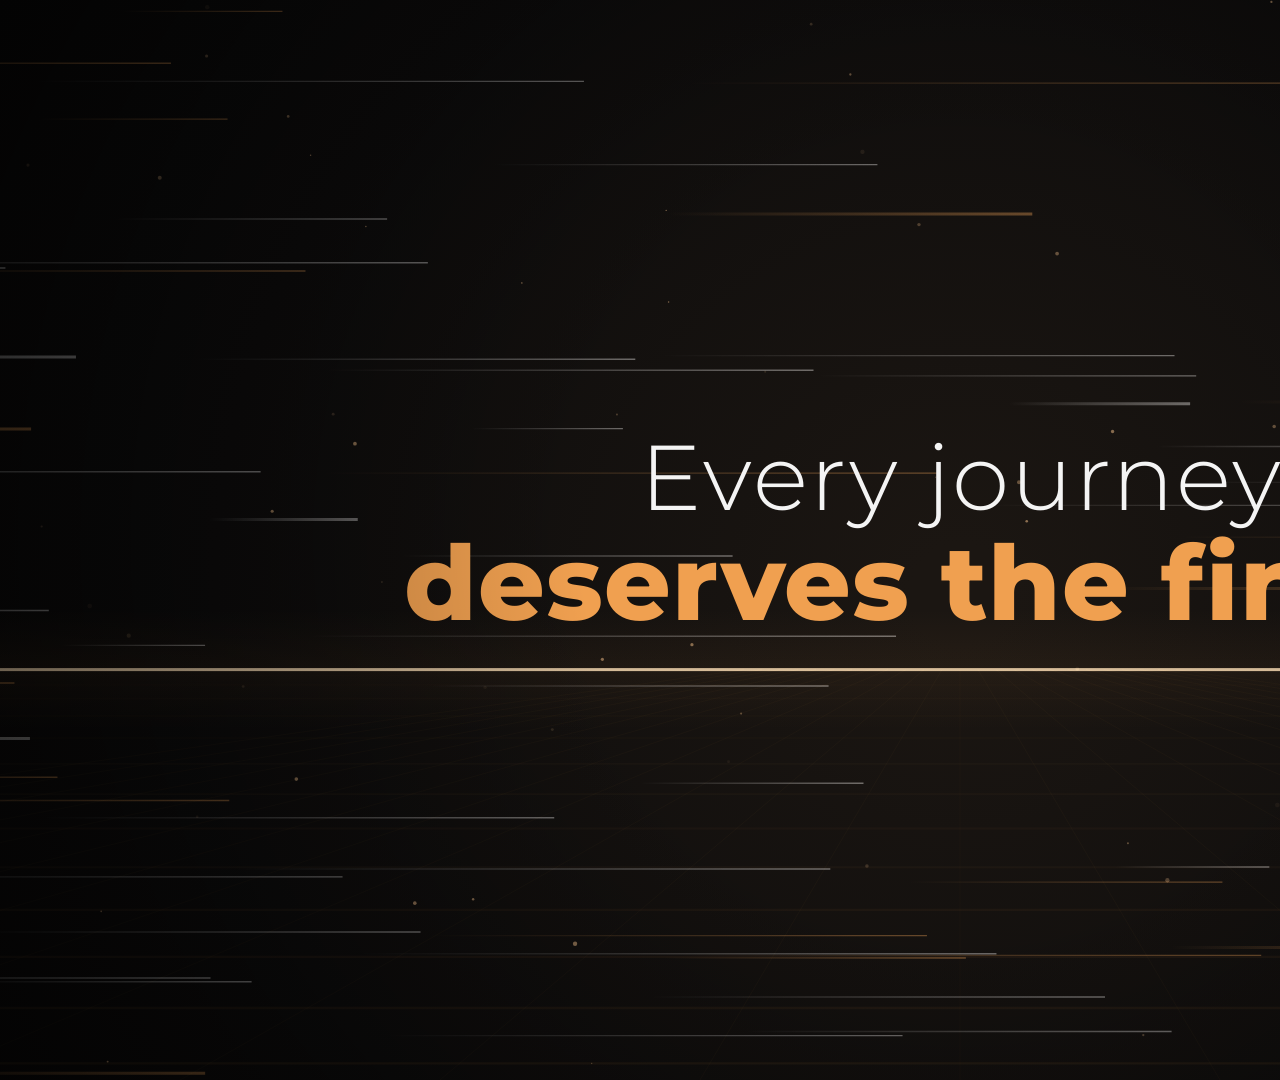
<file: nhone-intro/intro.html>
<!doctype html>
<html><head><meta charset="utf-8"><title>NH ONE Intro</title>
<style>
@font-face{font-family:Mont;font-weight:300;src:url(fonts/montserrat-latin-300-normal.woff2)}
@font-face{font-family:Mont;font-weight:500;src:url(fonts/montserrat-latin-500-normal.woff2)}
@font-face{font-family:Mont;font-weight:700;src:url(fonts/montserrat-latin-700-normal.woff2)}
@font-face{font-family:Mont;font-weight:800;src:url(fonts/montserrat-latin-800-normal.woff2)}
@font-face{font-family:Orb;font-weight:700;src:url(fonts/orbitron-latin-700-normal.woff2)}
@font-face{font-family:Orb;font-weight:900;src:url(fonts/orbitron-latin-900-normal.woff2)}
html,body{margin:0;background:#000;overflow:hidden}
canvas{display:block}
</style></head>
<body><canvas id="c" width="1920" height="1080"></canvas>
<script src="data.js"></script>
<script>
const V=/vertical/.test(location.hash),T0=V?17.5:0;
const W=V?1080:1920,H=V?1920:1080,DUR=27;
const cv=document.getElementById('c');cv.width=W;cv.height=H;const ctx=cv.getContext('2d');
const OR1='#FFC67A',OR='#F0A050',OR2='#E2782A';
const off=document.createElement('canvas');off.width=W;off.height=H;const ox=off.getContext('2d');

// ---------- helpers ----------
const clamp=(v,a=0,b=1)=>Math.max(a,Math.min(b,v));
const seg=(t,a,b)=>clamp((t-a)/(b-a));
const eo=x=>1-Math.pow(1-x,3);            // easeOutCubic
const eio=x=>x<.5?4*x*x*x:1-Math.pow(-2*x+2,3)/2;
const eback=x=>{const c1=1.70158,c3=c1+1;return 1+c3*Math.pow(x-1,3)+c1*Math.pow(x-1,2)};
const lerp=(a,b,x)=>a+(b-a)*x;
function rng(seed){return()=>{seed=(seed*16807)%2147483647;return(seed-1)/2147483646}}
// visibility envelope: fade in [a,a+fi], out [b-fo,b]
const env=(t,a,b,fi=.4,fo=.4)=>Math.min(seg(t,a,a+fi),1-seg(t,b-fo,b));

const carPath=new Path2D(CAR.join(' '));
const icon={};for(const k in ICONS)icon[k]=new Path2D(ICONS[k]);

function font(w,size,fam='Mont'){return `${w} ${size}px ${fam}`}
function spaced(txt,f,ls){ctx.font=f;ctx.letterSpacing=ls+'px';}
function fitSpacing(txt,f,target){ctx.font=f;ctx.letterSpacing='0px';const w=ctx.measureText(txt).width;return (target-w)/(txt.length-1)}
function textW(txt,f,ls){ctx.font=f;ctx.letterSpacing=ls+'px';return ctx.measureText(txt).width-ls}
// draw centered text accounting for trailing letter spacing
function ctext(txt,x,y,f,ls=0,fill='#fff'){ctx.font=f;ctx.letterSpacing=ls+'px';ctx.textAlign='left';ctx.fillStyle=fill;const w=ctx.measureText(txt).width-ls;ctx.fillText(txt,x-w/2,y);return w}

// light sweep over whatever is drawn by fn (on offscreen), band position p in 0..1 across [x0,x1]
function withSweep(fn,p,x0,x1,col='rgba(255,255,255,.9)'){
  ox.setTransform(1,0,0,1,0,0);ox.globalAlpha=1;ox.globalCompositeOperation='source-over';ox.clearRect(0,0,W,H);
  ox.save();fn(ox);ox.restore();
  if(p>0&&p<1){ox.globalCompositeOperation='source-atop';
    const cx=lerp(x0-200,x1+200,p);const g=ox.createLinearGradient(cx-140,0,cx+140,0);
    g.addColorStop(0,'rgba(255,255,255,0)');g.addColorStop(.5,col);g.addColorStop(1,'rgba(255,255,255,0)');
    ox.fillStyle=g;ox.fillRect(0,0,W,H);ox.globalCompositeOperation='source-over';}
  ctx.drawImage(off,0,0);
}

// ---------- background ----------
const R=rng(7);const streaks=[];for(let i=0;i<70;i++)streaks.push({y:R()*H,s:900+R()*2600,l:120+R()*520,p:R()*5000,w:R()<.2?3:1.4,o:R()<.35});
const dust=[];for(let i=0;i<90;i++)dust.push({x:R()*W,y:R()*H,r:.6+R()*1.8,s:10+R()*40,ph:R()*6.28});

function speedLevel(t){ // how intense the motion streaks are
  return clamp(.25+ .75*env(t,0,6.6,.6,.6)) *(1-.6*env(t,7,17.4,.5,.5)) + 1.2*env(t,17.4,19.2,.3,.6);
}
function background(t){
  const g=ctx.createRadialGradient(W/2,H*.55,50,W/2,H*.55,W*.75);
  g.addColorStop(0,'#1b1612');g.addColorStop(.5,'#0c0b0b');g.addColorStop(1,'#030303');
  ctx.fillStyle=g;ctx.fillRect(0,0,W,H);
  // perspective floor grid
  const hz=H*.62;ctx.save();ctx.globalAlpha=.55;
  for(let i=0;i<14;i++){const z=((i/14)+t*.35)%1;const y=hz+(H-hz)*z*z;
    ctx.strokeStyle=`rgba(240,160,80,${.02+.1*z*z})`;ctx.lineWidth=1+z*1.5;ctx.beginPath();ctx.moveTo(0,y);ctx.lineTo(W,y);ctx.stroke();}
  for(let i=-12;i<=12;i++){ctx.strokeStyle=`rgba(240,160,80,${.05})`;ctx.lineWidth=1;ctx.beginPath();ctx.moveTo(W/2+i*18,hz);ctx.lineTo(W/2+i*260,H);ctx.stroke();}
  const hg=ctx.createLinearGradient(0,hz-60,0,hz+60);hg.addColorStop(0,'rgba(240,160,80,0)');hg.addColorStop(.5,'rgba(240,160,80,.09)');hg.addColorStop(1,'rgba(240,160,80,0)');
  ctx.fillStyle=hg;ctx.fillRect(0,hz-60,W,120);ctx.restore();
  // streaks
  const lv=speedLevel(t);ctx.save();ctx.globalCompositeOperation='lighter';
  for(const s of streaks){const span=W+s.l;const x=((s.p+t*s.s*(.6+lv*.6))%span)-s.l;
    const lg=ctx.createLinearGradient(x,0,x+s.l,0);const c=s.o?'240,160,80':'255,255,255';
    lg.addColorStop(0,`rgba(${c},0)`);lg.addColorStop(1,`rgba(${c},${.35*lv})`);
    ctx.strokeStyle=lg;ctx.lineWidth=s.w;ctx.beginPath();ctx.moveTo(x,s.y);ctx.lineTo(x+s.l,s.y);ctx.stroke();}
  for(const d of dust){const x=(d.x+t*d.s)%W,y=d.y+Math.sin(t+d.ph)*12;ctx.fillStyle=`rgba(255,200,140,${.25+.2*Math.sin(t*2+d.ph)})`;ctx.beginPath();ctx.arc(x,y,d.r,0,6.283);ctx.fill();}
  ctx.restore();
}
function vignette(){const g=ctx.createRadialGradient(W/2,H/2,H*.35,W/2,H/2,W*.7);g.addColorStop(0,'rgba(0,0,0,0)');g.addColorStop(1,'rgba(0,0,0,.75)');ctx.fillStyle=g;ctx.fillRect(0,0,W,H);}

// ---------- logo ----------
// coordinates in original-logo pixels, origin = (127,20) of the source image
function drawCar(c,x,y,w,reveal=1,glow=0){
  const k=w/1760;c.save();
  if(reveal<1){c.beginPath();c.rect(x-20,y-60,(w+40)*reveal,380*k+120);c.clip();}
  c.translate(x,y+380*k);c.scale(.1*k,-.1*k);
  const g=c.createLinearGradient(0,0,17600,0);g.addColorStop(0,OR1);g.addColorStop(.55,OR);g.addColorStop(1,OR2);
  c.fillStyle=g;if(glow){c.shadowColor='rgba(255,150,60,'+glow+')';c.shadowBlur=60;}
  c.fill(carPath);c.restore();
}
function drawLogo(cx,top,u,o){ // o: {car,carGlow,name,tm,tag,sweep,alpha}
  ctx.save();ctx.globalAlpha=o.alpha??1;
  const carW=176*u,carX=cx-87*u;
  withSweep(c=>{drawCar(c,carX,top,carW,o.car??1,o.carGlow||0)},o.sweep??0,carX,carX+carW);
  // NH ONE
  if(o.name>0){const f=font(500,16*u/.70);const ls=fitSpacing('NH ONE',f,123*u);
    ctx.globalAlpha=(o.alpha??1)*eo(o.name);const extra=(1-eo(o.name))*30*u/10;
    ctext('NH ONE',cx-.5*u,top+65*u,f,ls+extra,'#ffffff');}
  if(o.tm>0){ctx.globalAlpha=(o.alpha??1)*o.tm;ctx.strokeStyle=OR;ctx.lineWidth=Math.max(1.5,.9*u);
    ctx.beginPath();ctx.arc(cx+74*u,top+36*u,6.3*u,0,6.283);ctx.stroke();
    ctext('TM',cx+74*u,top+38.3*u,font(700,5.4*u),0,OR);}
  if(o.tag>0){const f=font(500,7*u/.70);const ls=fitSpacing('EXCELLENCE IN MOTION',f,204*u);
    ctx.globalAlpha=(o.alpha??1)*o.tag;ctext('EXCELLENCE IN MOTION',cx,top+83*u,f,ls,'#d9d9d9');}
  ctx.restore();
}

// ---------- category icons ----------
function drawIcon(kind,x,y,s){
  ctx.save();ctx.translate(x,y);ctx.scale(s/100,s/100);ctx.strokeStyle=OR;ctx.fillStyle=OR;ctx.lineWidth=6;ctx.lineCap='round';ctx.lineJoin='round';
  ctx.beginPath();
  switch(kind){
    case 'seat': ctx.moveTo(-14,-46);ctx.quadraticCurveTo(-26,-46,-24,-30);ctx.lineTo(-14,14);ctx.lineTo(26,14);ctx.quadraticCurveTo(36,16,34,28);ctx.lineTo(32,40);ctx.lineTo(-22,40);ctx.quadraticCurveTo(-32,40,-32,30);
      ctx.moveTo(-14,-46);ctx.quadraticCurveTo(-2,-46,-2,-32);ctx.lineTo(4,10);ctx.moveTo(-6,40);ctx.lineTo(-10,52);ctx.moveTo(20,40);ctx.lineTo(24,52);break;
    case 'car': ctx.moveTo(-48,14);ctx.lineTo(-48,-2);ctx.quadraticCurveTo(-46,-10,-34,-12);ctx.lineTo(-20,-30);ctx.quadraticCurveTo(-16,-34,-8,-34);ctx.lineTo(18,-34);ctx.quadraticCurveTo(24,-34,28,-28);ctx.lineTo(38,-12);ctx.quadraticCurveTo(48,-10,48,0);ctx.lineTo(48,14);ctx.closePath();
      ctx.moveTo(-14,-12);ctx.lineTo(28,-12);ctx.stroke();ctx.beginPath();ctx.arc(-26,16,10,0,6.283);ctx.moveTo(36,16);ctx.arc(26,16,10,0,6.283);ctx.fillStyle='#16120f';ctx.fill();break;
    case 'bulb': ctx.arc(0,-8,24,Math.PI*.8,Math.PI*2.2);ctx.lineTo(10,26);ctx.lineTo(-10,26);ctx.closePath();ctx.moveTo(-9,36);ctx.lineTo(9,36);
      for(let i=0;i<5;i++){const a=Math.PI*(1.1+i*.2);ctx.moveTo(Math.cos(a)*36,-8+Math.sin(a)*36);ctx.lineTo(Math.cos(a)*48,-8+Math.sin(a)*48);}break;
    case 'drop': ctx.moveTo(0,-44);ctx.bezierCurveTo(14,-20,30,-2,30,16);ctx.arc(0,16,30,0,Math.PI);ctx.bezierCurveTo(-30,-2,-14,-20,0,-44);
      ctx.moveTo(-12,14);ctx.quadraticCurveTo(-12,28,0,30);ctx.moveTo(38,-36);ctx.lineTo(38,-20);ctx.moveTo(30,-28);ctx.lineTo(46,-28);break;
    case 'phone': ctx.roundRect(-26,-46,52,92,10);ctx.moveTo(-8,34);ctx.lineTo(8,34);ctx.moveTo(-14,-14);ctx.lineTo(0,0);ctx.lineTo(14,-14);break;
    case 'shield': ctx.moveTo(0,-46);ctx.lineTo(36,-32);ctx.lineTo(34,4);ctx.quadraticCurveTo(30,32,0,48);ctx.quadraticCurveTo(-30,32,-34,4);ctx.lineTo(-36,-32);ctx.closePath();ctx.moveTo(-14,0);ctx.lineTo(-3,12);ctx.lineTo(16,-12);break;
    case 'star': for(let i=0;i<10;i++){const r=i%2?18:42,a=-Math.PI/2+i*Math.PI/5;ctx[i?'lineTo':'moveTo'](Math.cos(a)*r,Math.sin(a)*r);}ctx.closePath();break;
    case 'target': ctx.arc(0,0,40,0,6.283);ctx.moveTo(24,0);ctx.arc(0,0,24,0,6.283);ctx.moveTo(8,0);ctx.arc(0,0,8,0,6.283);break;
    case 'cart': ctx.moveTo(-48,-36);ctx.lineTo(-34,-36);ctx.lineTo(-22,16);ctx.lineTo(30,16);ctx.lineTo(40,-22);ctx.lineTo(-30,-22);ctx.moveTo(-14,34);ctx.arc(-18,34,5,0,6.283);ctx.moveTo(28,34);ctx.arc(24,34,5,0,6.283);break;
  }
  ctx.stroke();ctx.restore();
}
function card(x,y,w,h,a,glow){
  ctx.save();ctx.globalAlpha=a;
  const g=ctx.createLinearGradient(x,y,x,y+h);g.addColorStop(0,'rgba(255,255,255,.075)');g.addColorStop(1,'rgba(255,255,255,.02)');
  ctx.fillStyle=g;ctx.beginPath();ctx.roundRect(x,y,w,h,22);ctx.fill();
  const b=ctx.createLinearGradient(x,y,x+w,y+h);b.addColorStop(0,`rgba(240,160,80,${.55+glow*.45})`);b.addColorStop(.5,'rgba(255,255,255,.08)');b.addColorStop(1,`rgba(240,160,80,${.25+glow*.3})`);
  ctx.strokeStyle=b;ctx.lineWidth=2;ctx.stroke();ctx.restore();
}

// ---------- scenes ----------
function scene1(t){ // 0 - 3.4
  if(t>3.4)return;
  // headlight flare sweep
  const p=eio(seg(t,0,2.6));const fx=lerp(-200,W+200,p),fy=H*.62;
  ctx.save();ctx.globalCompositeOperation='lighter';
  const fg=ctx.createRadialGradient(fx,fy,0,fx,fy,520);fg.addColorStop(0,`rgba(255,220,170,${.55*(1-seg(t,2.4,3))})`);fg.addColorStop(.25,'rgba(240,160,80,.18)');fg.addColorStop(1,'rgba(240,160,80,0)');
  ctx.fillStyle=fg;ctx.fillRect(0,0,W,H);
  ctx.fillStyle=`rgba(255,230,190,${.7*(1-seg(t,2.4,3))})`;ctx.fillRect(0,fy-1.5,W,3);ctx.restore();
  const out=seg(t,2.9,3.4);
  ctx.save();ctx.globalAlpha=1-out;ctx.filter=out>0?`blur(${out*14}px)`:'none';
  const a1=eo(seg(t,.5,1.2)),a2=eo(seg(t,1.2,1.9));
  ctx.globalAlpha=(1-out)*a1;ctext('Every journey',W/2-(1-a1)*60-out*200,H/2-30,font(300,92),2,'#f4f4f4');
  ctx.globalAlpha=(1-out)*a2;ctext('deserves the finest.',W/2+(1-a2)*60-out*200,H/2+80,font(800,104),1,OR);
  ctx.restore();
}
function scene2(t){ // 3.2 - 6.8
  if(t<3.2||t>6.8)return;
  const out=seg(t,6.35,6.8);ctx.save();
  const sc=1+out*.25;ctx.translate(W/2,H/2);ctx.scale(sc,sc);ctx.translate(-W/2,-H/2);ctx.globalAlpha=1-out;
  const word='EXCELLENCE',f=font(900,150,'Orb'),ls=14;const tw=textW(word,f,ls);let x=W/2-tw/2;
  ctx.font=f;ctx.letterSpacing='0px';
  for(let i=0;i<word.length;i++){const p=eback(seg(t,3.3+i*.06,3.8+i*.06));const ch=word[i];const cw=ctx.measureText(ch).width;
    ctx.save();ctx.globalAlpha=(1-out)*clamp(p);ctx.fillStyle='#fff';ctx.translate(x+cw/2,H/2-10+(1-p)*90);ctx.fillText(ch,-cw/2,0);ctx.restore();x+=cw+ls;}
  // IN MOTION with sweep
  const a=eo(seg(t,4.2,4.8));
  withSweep(c=>{c.globalAlpha=(1-out)*a;c.font=font(700,74,'Orb');c.letterSpacing='34px';c.fillStyle=OR;const w=c.measureText('IN MOTION').width-34;c.fillText('IN MOTION',W/2-w/2,H/2+120)},seg(t,4.7,5.7),W/2-420,W/2+420,'rgba(255,245,220,1)');
  // underline swoosh
  const lp=eo(seg(t,4.4,5.4));ctx.globalAlpha=1-out;const lw=900*lp;const lg=ctx.createLinearGradient(W/2-lw/2,0,W/2+lw/2,0);
  lg.addColorStop(0,'rgba(240,160,80,0)');lg.addColorStop(.5,OR1);lg.addColorStop(1,'rgba(240,160,80,0)');ctx.fillStyle=lg;ctx.fillRect(W/2-lw/2,H/2+160,lw,4);
  ctx.restore();
}
const CATS=[['seat','Interior'],['car','Exterior'],['bulb','Lighting'],['drop','Car Care'],['phone','Gadgets'],['shield','Protection']];
function scene3(t){ // 6.6 - 13.8
  if(t<6.6||t>13.8)return;
  const e=env(t,6.6,13.8,.5,.45);ctx.save();
  const ha=eo(seg(t,6.7,7.3));ctx.globalAlpha=e*ha;
  ctext('PREMIUM CAR ACCESSORIES',W/2,250-(1-ha)*20,font(700,30),10,OR);
  const ta=eo(seg(t,7.0,7.6));ctx.globalAlpha=e*ta;
  ctext('Everything your car deserves.',W/2,340-(1-ta)*20,font(800,78),0,'#fff');
  const cw=250,ch=290,gap=34,total=CATS.length*cw+(CATS.length-1)*gap,x0=W/2-total/2,y0=440;
  CATS.forEach(([ic,label],i)=>{const st=7.6+i*.32;const p=seg(t,st,st+.6);if(p<=0)return;const pe=eback(p);
    const float=Math.sin((t-st)*2+i)*6;const x=x0+i*(cw+gap),y=y0+(1-pe)*80+float;
    const hl=clamp(1-Math.abs(t-(st+.5))/.5);// highlight pulse on arrival
    ctx.save();ctx.globalAlpha=e*clamp(p*1.6);
    card(x,y,cw,ch,1,hl);
    ctx.save();ctx.globalCompositeOperation='lighter';const rg=ctx.createRadialGradient(x+cw/2,y+115,0,x+cw/2,y+115,90);rg.addColorStop(0,`rgba(240,160,80,${.18+.25*hl})`);rg.addColorStop(1,'rgba(240,160,80,0)');ctx.fillStyle=rg;ctx.fillRect(x,y,cw,ch);ctx.restore();
    drawIcon(ic,x+cw/2,y+115,96);
    ctext(label,x+cw/2,y+238,font(700,32),1,'#fff');
    ctx.restore();});
  const sa=eo(seg(t,10.2,10.8));ctx.globalAlpha=e*sa;
  ctext('Curated, quality-checked accessories for every drive',W/2,860+(1-sa)*20,font(500,34),1,'#a7a9ae');
  ctx.restore();
}
const PROPS=[['star','Premium Quality','Built to look great and last'],['target','The Right Fit','Accessories picked for your car'],['cart','Easy Online Shopping','Browse, order & upgrade from home']];
function scene4(t){ // 13.6 - 17.6
  if(t<13.6||t>17.6)return;
  const e=env(t,13.6,17.6,.4,.45);ctx.save();
  ctx.globalAlpha=e;ctext('WHY NH ONE',W/2,280,font(700,30),10,OR);
  PROPS.forEach(([ic,title,sub],i)=>{const st=13.9+i*.45;const p=eo(seg(t,st,st+.6));if(p<=0)return;
    const cx=W/2+(i-1)*560,cy=520;ctx.save();ctx.globalAlpha=e*p;
    // ring
    const rp=eo(seg(t,st,st+.9));ctx.strokeStyle='rgba(240,160,80,.25)';ctx.lineWidth=3;ctx.beginPath();ctx.arc(cx,cy,100,0,6.283);ctx.stroke();
    ctx.strokeStyle=OR;ctx.lineWidth=5;ctx.lineCap='round';ctx.beginPath();ctx.arc(cx,cy,100,-Math.PI/2,-Math.PI/2+6.283*rp);ctx.stroke();
    ctx.save();ctx.translate(cx,cy);const s=lerp(.6,1,eback(seg(t,st+.1,st+.6)));ctx.scale(s,s);drawIcon(ic,0,0,100);ctx.restore();
    ctext(title,cx,cy+190+(1-p)*30,font(800,46),0,'#fff');
    ctext(sub,cx,cy+245+(1-p)*30,font(500,28),.5,'#a7a9ae');
    ctx.restore();});
  ctx.restore();
}
// logo reveal + end card
function scene5(t){ // 17.4 - 27
  if(t<17.4)return;
  // flash streak
  const fs=seg(t,17.5,18.1);if(fs>0&&fs<1){ctx.save();ctx.globalCompositeOperation='lighter';const x=lerp(-400,W+400,eio(fs));
    const g=ctx.createLinearGradient(x-600,0,x,0);g.addColorStop(0,'rgba(255,190,120,0)');g.addColorStop(1,'rgba(255,230,200,.9)');ctx.fillStyle=g;ctx.fillRect(x-600,H/2-110,600,4);ctx.fillRect(x-400,H/2-60,400,2);ctx.restore();}
  // impact glow behind logo
  const ig=env(t,18.1,21.6,.15,1.2);if(ig>0){ctx.save();ctx.globalCompositeOperation='lighter';const g=ctx.createRadialGradient(W/2,H/2-40,0,W/2,H/2-40,700);
    g.addColorStop(0,`rgba(240,150,70,${.32*ig})`);g.addColorStop(1,'rgba(240,150,70,0)');ctx.fillStyle=g;ctx.fillRect(0,0,W,H);ctx.restore();}
  // move: big centered -> small top
  const mv=eio(seg(t,21.2,22.2));
  const u0=V?4.4:5.0,u1=V?3.2:2.6;const u=lerp(u0,u1,mv);const top=lerp(H/2-48*u0,V?300:96,mv);
  drawLogo(W/2,top,u,{
    car:eio(seg(t,17.8,18.7)),carGlow:.6*env(t,18.2,21.5,.2,1),
    name:seg(t,18.6,19.4),tm:seg(t,19.3,19.7),tag:eo(seg(t,19.5,20.2)),
    sweep:seg(t,20.0,20.9),alpha:1-seg(t,26.4,27)});
  // end card
  const ea=1-seg(t,26.4,27);if(t<21.9)return;ctx.save();
  const a1=eo(seg(t,21.9,22.6));ctx.globalAlpha=ea*a1;
  ctext('Your Premium Online',W/2,(V?770:440)+(1-a1)*24,font(300,V?62:58),1,'#f2f2f2');
  ctext('Car Accessories Partner',W/2,(V?850:510)+(1-a1)*24,font(800,V?68:64),0,'#fff');
  // url pill
  const a2=eback(seg(t,22.6,23.2));if(a2>0){ctx.globalAlpha=ea*clamp(a2);const pw=(V?620:520)*clamp(a2,0,1.05),ph=V?100:88,px=W/2-pw/2,py=V?925:572;
    const g=ctx.createLinearGradient(px,0,px+pw,0);g.addColorStop(0,OR1);g.addColorStop(1,OR2);ctx.fillStyle=g;ctx.shadowColor='rgba(240,150,70,.55)';ctx.shadowBlur=40;
    ctx.beginPath();ctx.roundRect(px,py,pw,ph,44);ctx.fill();ctx.shadowBlur=0;
    if(a2>.6){ctx.globalAlpha=ea*seg(a2,.6,1);ctext('www.nhone.in',W/2,py+ph*.67,font(800,V?52:46),2,'#1a1008');}}
  // socials
  ctx.globalAlpha=ea*eo(seg(t,23.4,23.9));ctext('FOLLOW US',W/2,V?1160:758,font(700,V?28:24),8,'#8d9096');
  const S=[['instagram','@nh_one_official'],['youtube','@nhone-excellence'],['facebook','NH ONE'],['x','@nhone_in']];
  const sf=font(700,V?34:28),IS=V?1.8:1.5,PH=V?90:80,ISZ=24*IS;ctx.font=sf;ctx.letterSpacing='0px';
  let pws=S.map(([,h])=>ctx.measureText(h).width+30+ISZ+16+34);if(V){const m=Math.max(...pws)+40;pws=pws.map(()=>m)}const gap=28,tot=pws.reduce((a,b)=>a+b,0)+gap*3;let px=W/2-tot/2;
  S.forEach(([k,h],i)=>{const pw=pws[i];let bx=px;px+=pw+gap;if(V)bx=W/2-pw/2;const st=23.7+i*.18;const p=eo(seg(t,st,st+.5));if(p<=0)return;const cy=(V?1270+i*112:840)+(1-p)*30;
    ctx.save();ctx.globalAlpha=ea*p;
    ctx.fillStyle='rgba(255,255,255,.06)';ctx.strokeStyle='rgba(240,160,80,.45)';ctx.lineWidth=2;ctx.beginPath();ctx.roundRect(bx,cy-PH/2,pw,PH,PH/2);ctx.fill();ctx.stroke();
    ctx.save();ctx.translate(bx+(V?44:30),cy-ISZ/2);ctx.scale(IS,IS);ctx.fillStyle=OR;ctx.fill(icon[k]);ctx.restore();
    ctx.font=sf;ctx.letterSpacing='0px';ctx.fillStyle='#fff';ctx.textAlign='left';ctx.fillText(h,bx+(V?44:30)+ISZ+16,cy+(V?12:10));
    ctx.restore();});
  ctx.restore();
}

function render(t){
  ctx.setTransform(1,0,0,1,0,0);ctx.globalAlpha=1;ctx.filter='none';ctx.globalCompositeOperation='source-over';
  background(t);scene1(t);scene2(t);scene3(t);scene4(t);scene5(t);vignette();
  // global fade in / out
  const f=Math.max(1-seg(t,T0,T0+(V?.25:.5)),seg(t,26.5,27));if(f>0){ctx.fillStyle=`rgba(0,0,0,${f})`;ctx.fillRect(0,0,W,H);}
}
window.render=render;
window.ready=(async()=>{await Promise.all(['300 20px Mont','500 20px Mont','700 20px Mont','800 20px Mont','700 20px Orb','900 20px Orb'].map(f=>document.fonts.load(f)));render(0);return true})();
if(!/render/.test(location.hash)){let s=performance.now();(function loop(){window.ready.then(()=>{render(((performance.now()-s)/1000)%DUR);requestAnimationFrame(loop)})})()}
</script></body></html>
</file>
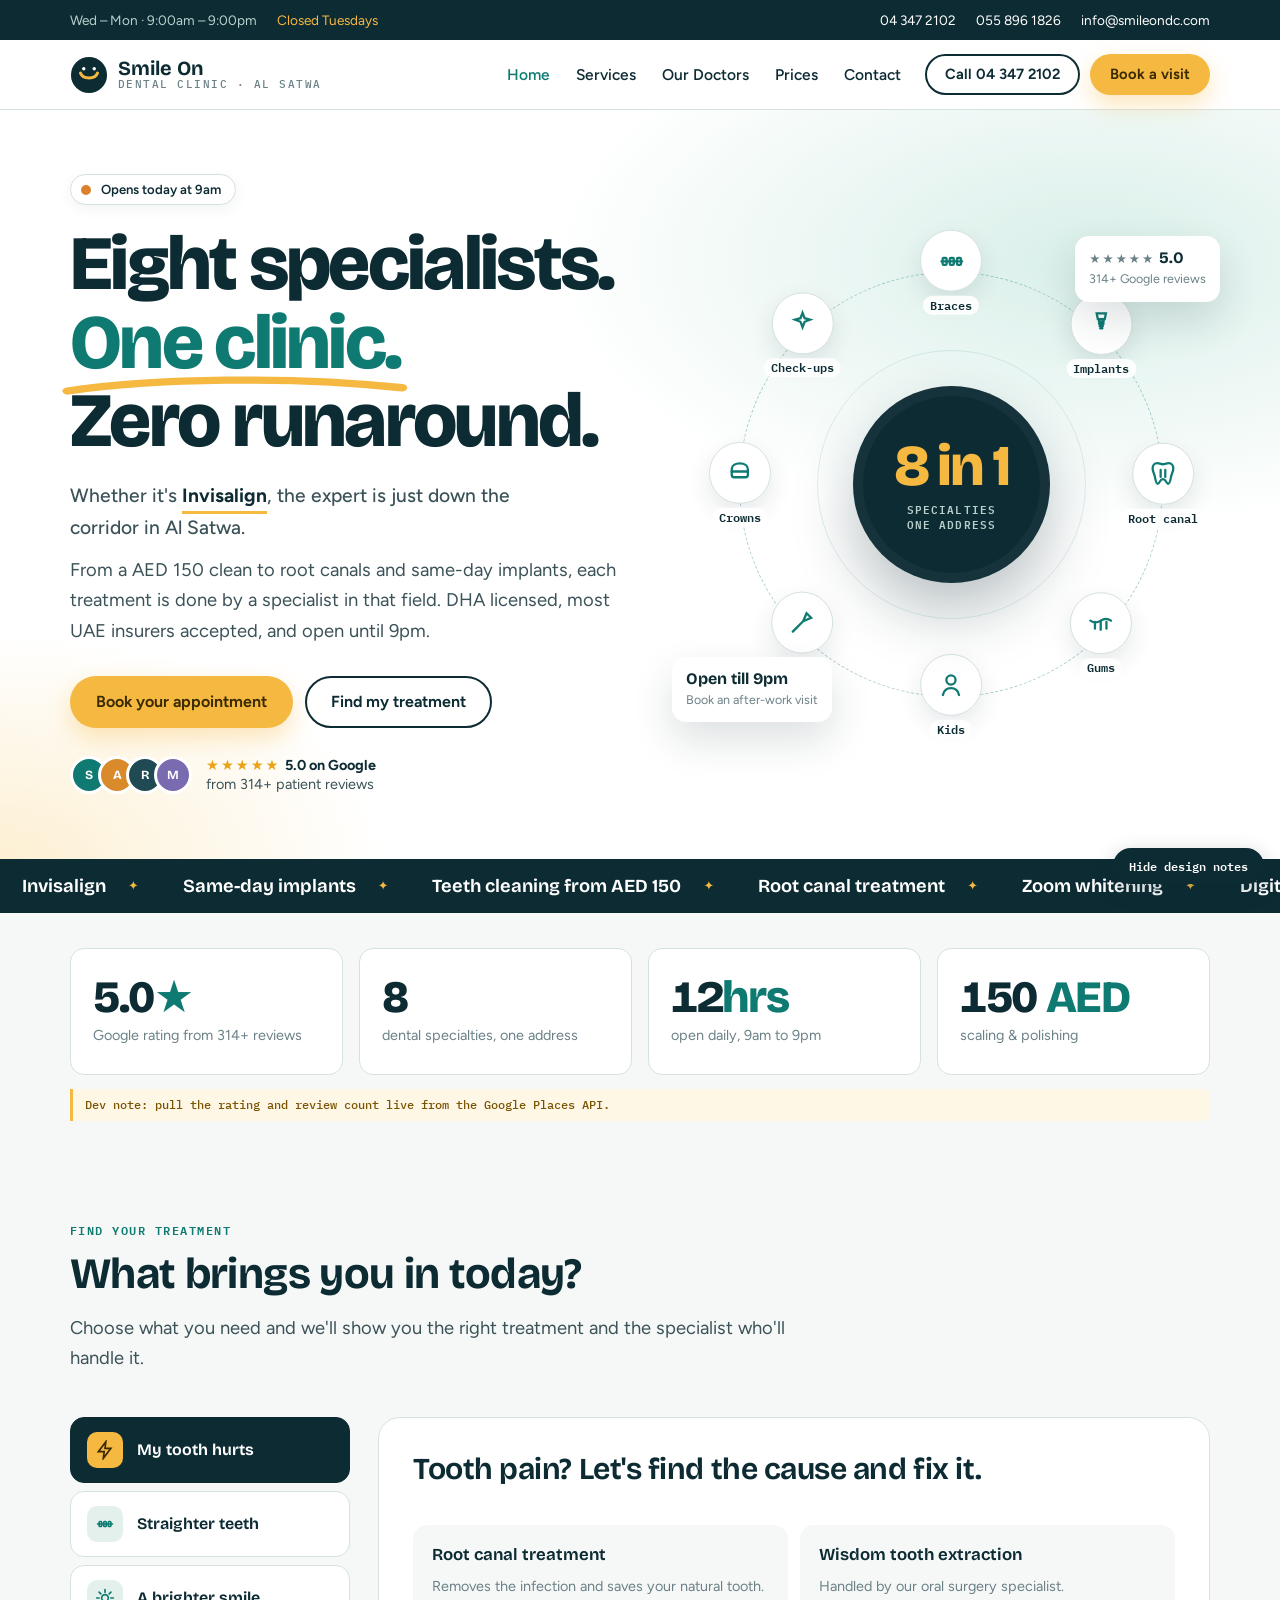
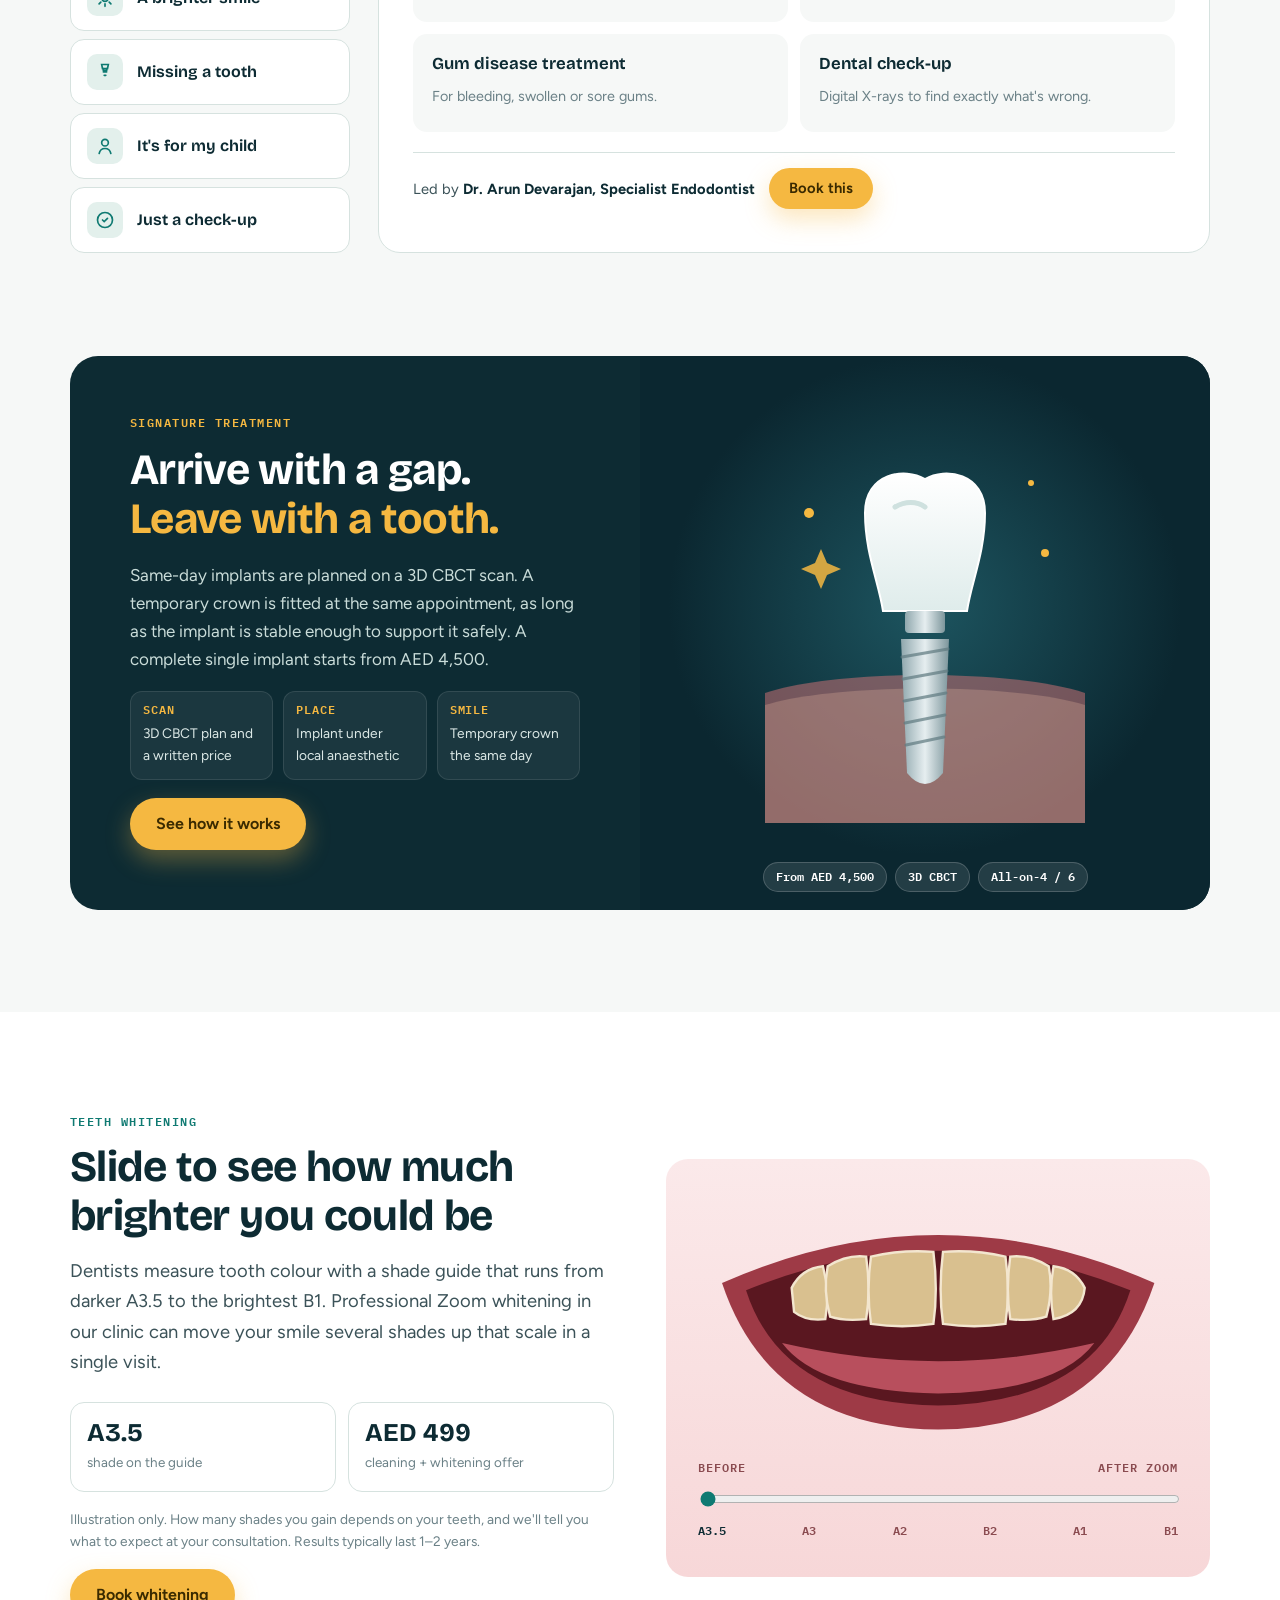
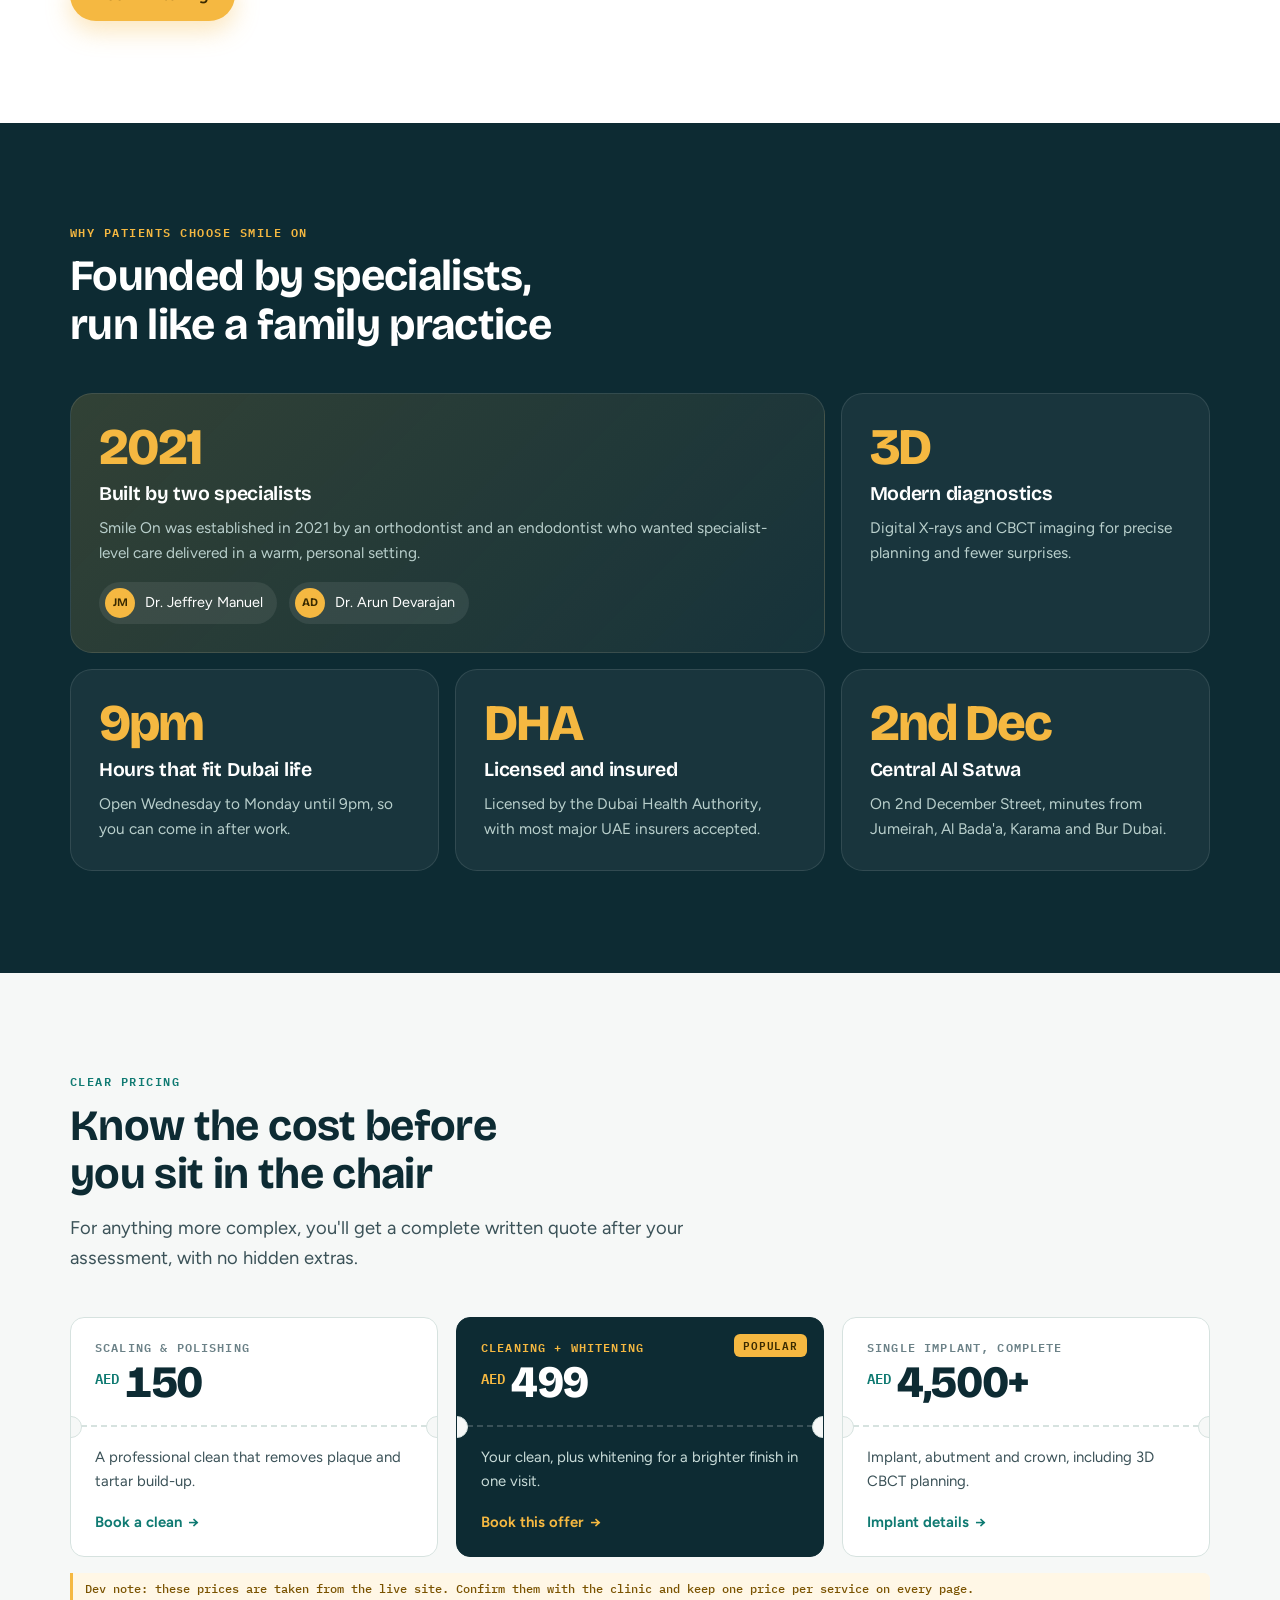
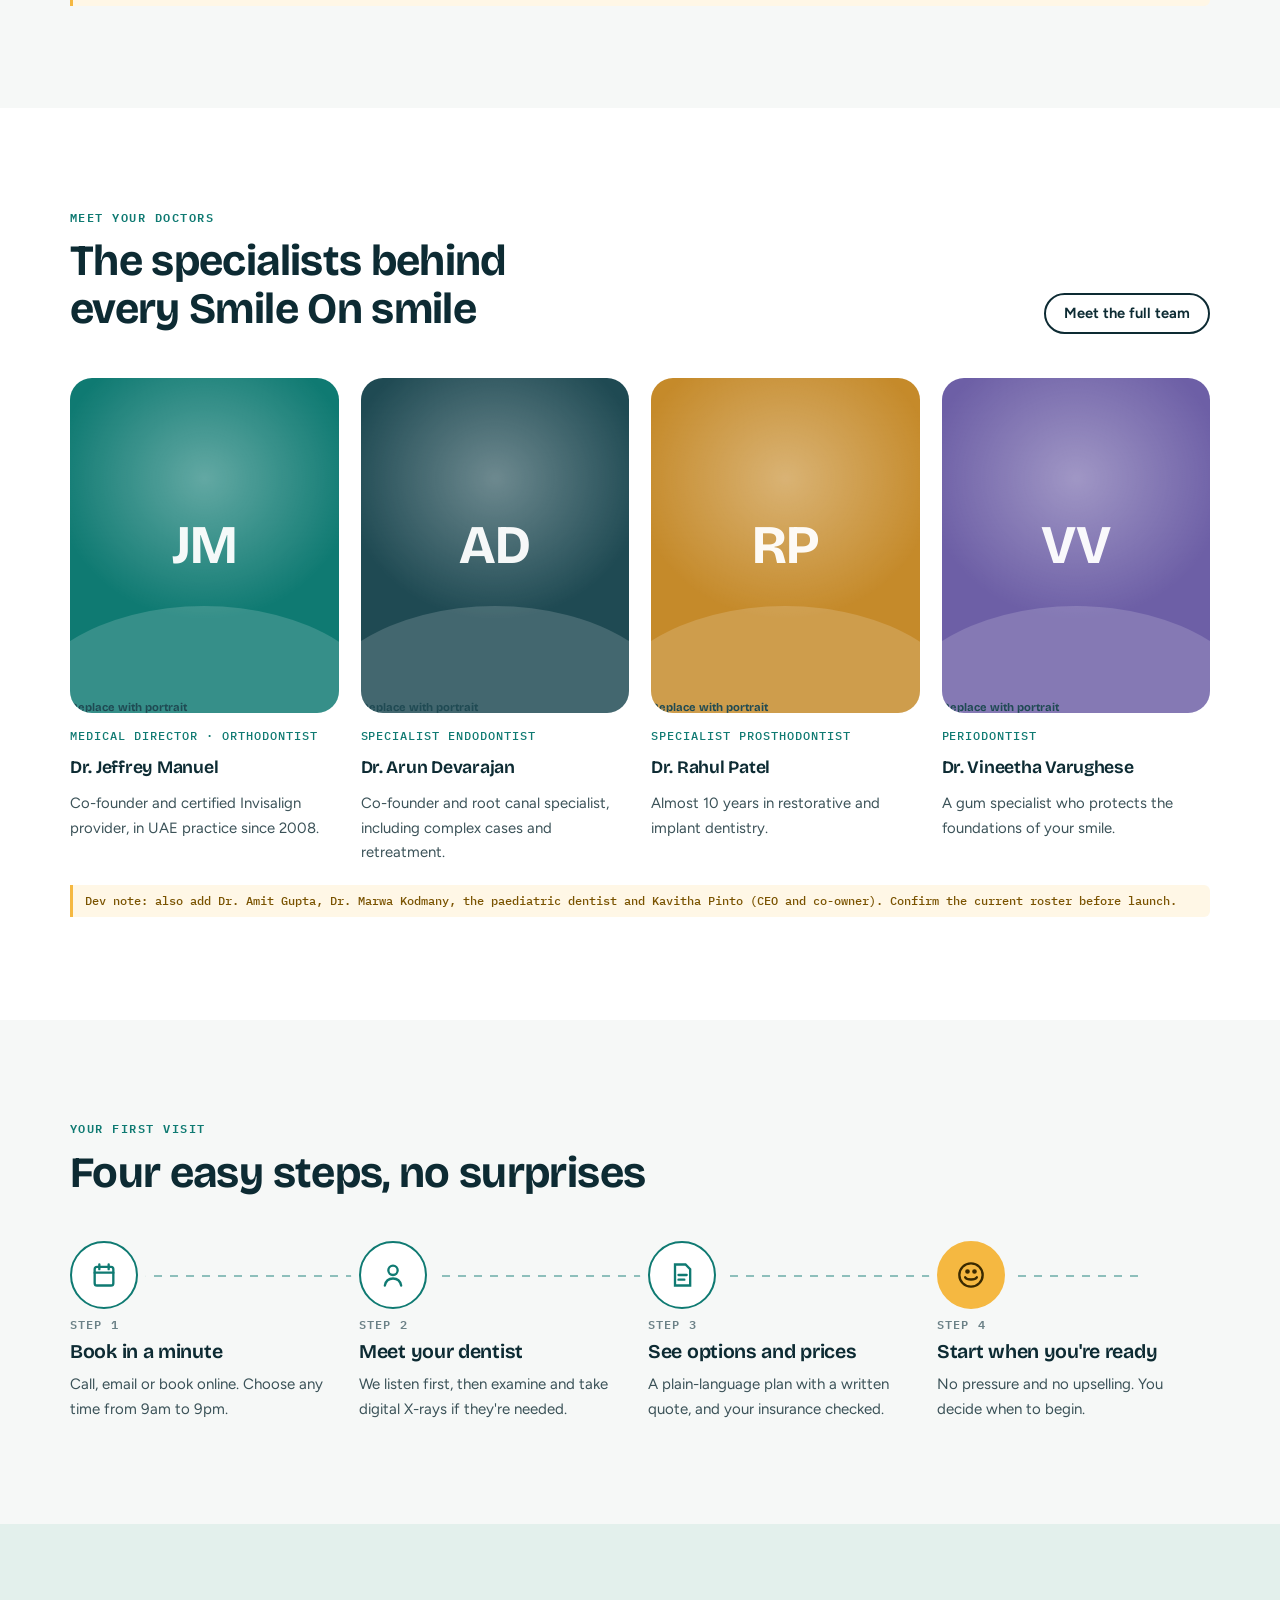
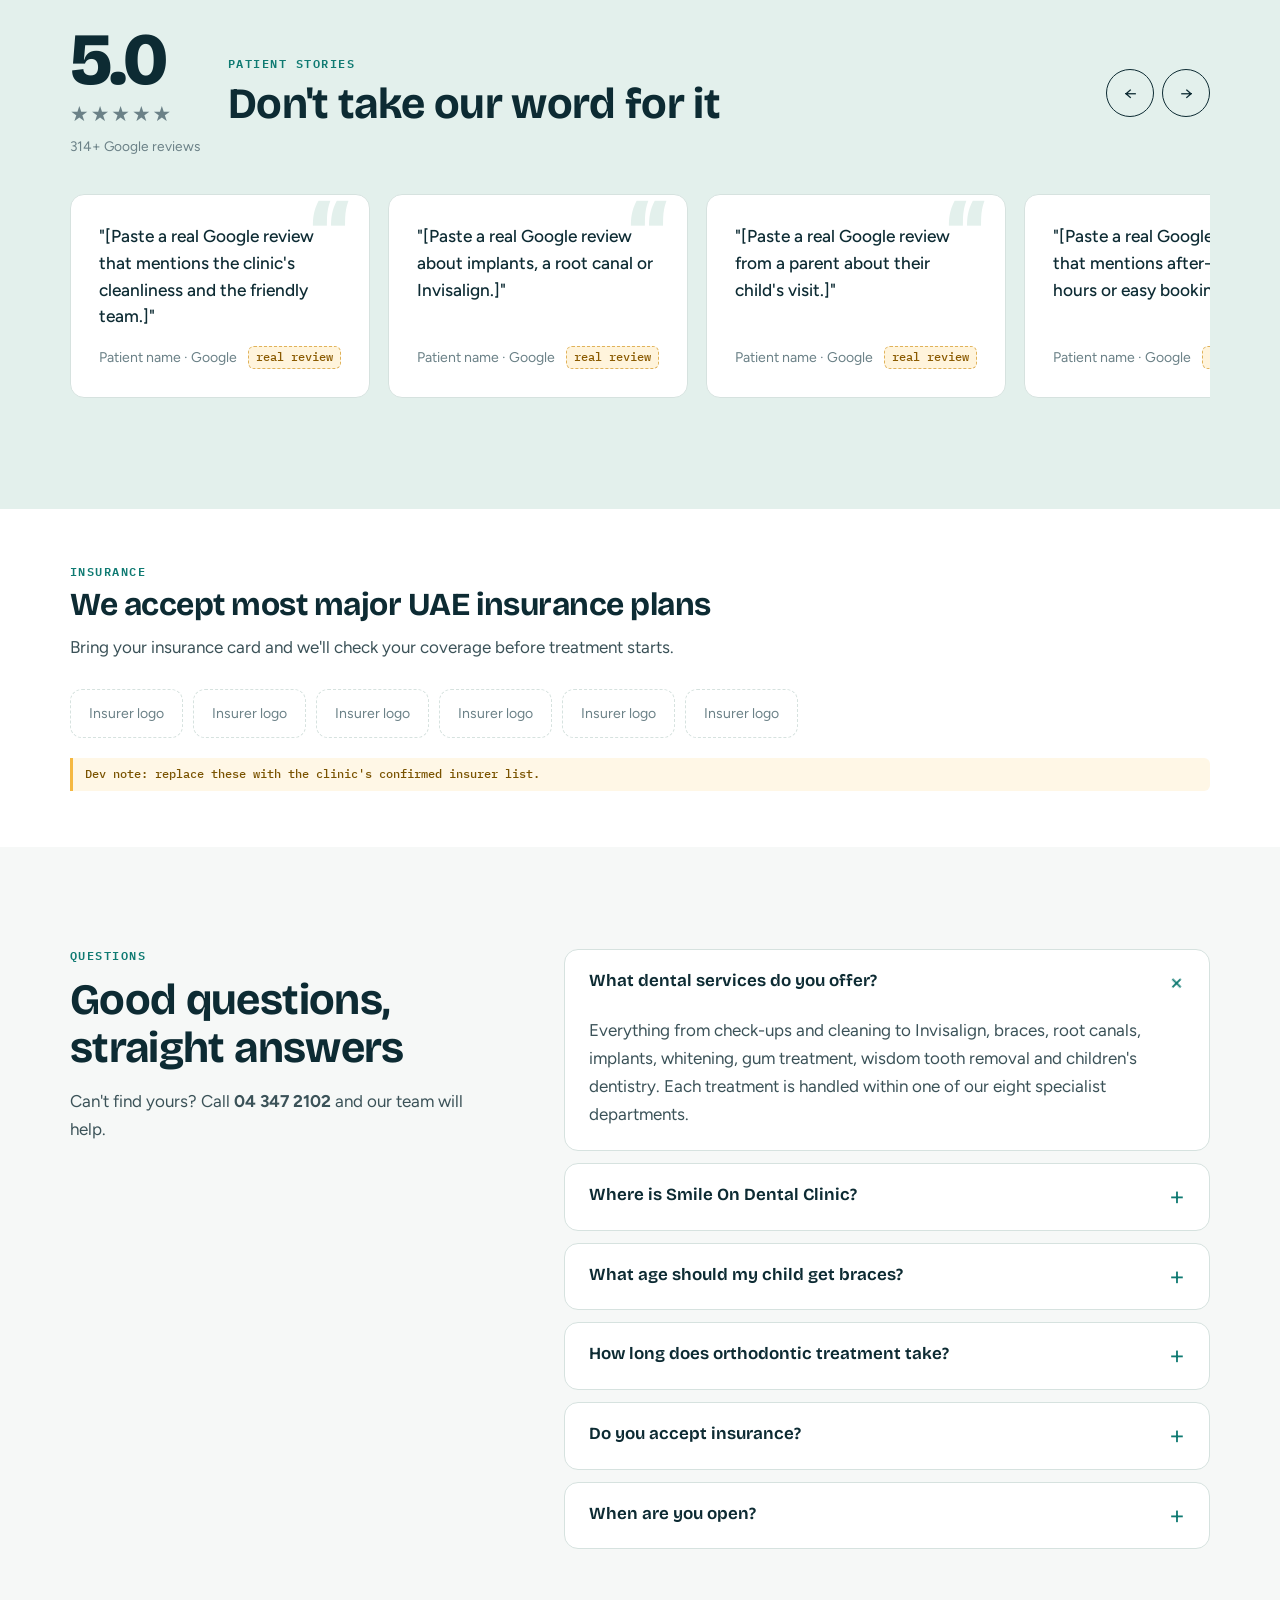
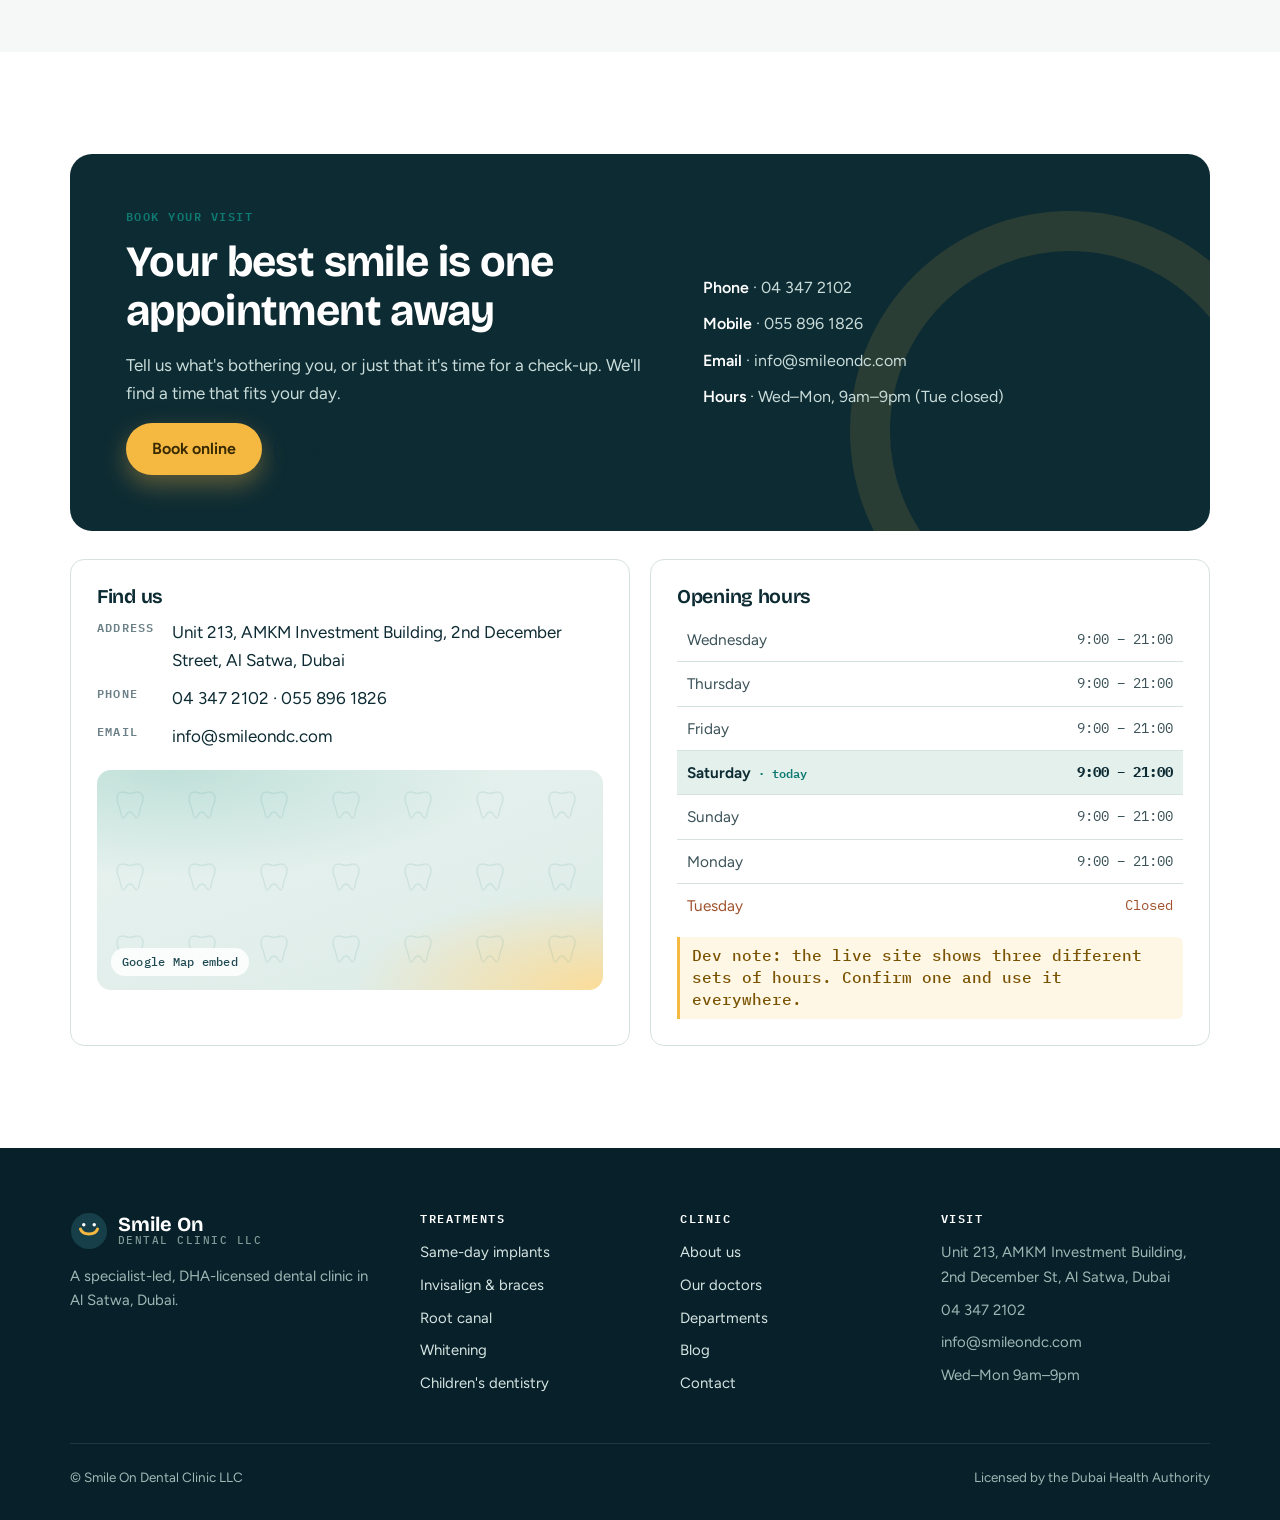
<file: smileon-redesign/home.html>
<!doctype html>
<html lang="en">
<head>
<meta charset="utf-8">
<meta name="viewport" content="width=device-width, initial-scale=1, viewport-fit=cover">
<title>Smile On Homepage</title>
<meta name="description" content="Specialist-led dental clinic in Al Satwa, Dubai. Eight dental specialties under one roof, 5.0 on Google, DHA licensed. Open Wednesday to Monday, 9am to 9pm. Book your visit.">
<link rel="preconnect" href="https://fonts.googleapis.com">
<link rel="preconnect" href="https://fonts.gstatic.com" crossorigin>
<link rel="stylesheet" href="https://fonts.googleapis.com/css2?family=Bricolage+Grotesque:opsz,wght@12..96,500;12..96,650;12..96,700;12..96,800&family=Figtree:wght@400;500;600;650&family=IBM+Plex+Mono:wght@500;600&display=swap">
<link rel="stylesheet" href="site.css">
<style>
  /* ---------- HERO ---------- */
  .hero { position: relative; overflow: hidden; padding-block: clamp(36px, 5vw, 72px) clamp(40px, 5vw, 64px);
    background: radial-gradient(70% 60% at 85% 20%, #d9efe9 0%, transparent 60%), radial-gradient(50% 50% at 0% 100%, #fdf0d3 0%, transparent 60%), var(--paper); }
  .hero-grid { display: grid; grid-template-columns: minmax(0,1.05fr) minmax(0,.95fr); gap: clamp(24px, 4vw, 56px); align-items: center; }
  .status { display: inline-flex; align-items: center; gap: 10px; padding: 8px 14px 8px 10px; border-radius: 999px; background: var(--paper); border: 1px solid var(--line); font: 600 .82rem/1 var(--f-body); color: var(--ink); box-shadow: 0 4px 14px rgba(13,43,51,.06); }
  .status i { width: 10px; height: 10px; border-radius: 50%; background: #2bb673; box-shadow: 0 0 0 0 rgba(43,182,115,.5); animation: ping 2s infinite; }
  .status.closed i { background: #d9822b; animation: none; }
  @keyframes ping { 0% { box-shadow: 0 0 0 0 rgba(43,182,115,.45); } 80%,100% { box-shadow: 0 0 0 10px rgba(43,182,115,0); } }
  .hero h1 { margin-top: 20px; font-size: clamp(2.5rem, 6vw, 4.8rem); font-weight: 800; letter-spacing: -.035em; line-height: 1.02; }
  .hero h1 .hl { position: relative; white-space: nowrap; color: var(--teal); }
  .hero h1 .hl svg { position: absolute; left: -2%; bottom: -.12em; width: 104%; height: .32em; overflow: visible; }
  .hero h1 .hl path { stroke-dasharray: 400; stroke-dashoffset: 0; animation: draw 1.2s .3s cubic-bezier(.6,.1,.2,1) both; }
  @keyframes draw { from { stroke-dashoffset: 400; } to { stroke-dashoffset: 0; } }
  .rotator { display: block; margin-top: 22px; font: 500 1.2rem/1.5 var(--f-body); color: var(--body); max-width: 40ch; }
  .rotator b { color: var(--ink); display: inline-block; border-bottom: 3px solid var(--sun); transition: opacity .25s; }
  .hero .lede { margin-top: 12px; }
  .hero .btn-row { margin-top: 30px; }
  .btn--book { box-shadow: 0 10px 24px rgba(245,184,65,.35); }
  .hero-proof { display: flex; align-items: center; gap: 14px; margin-top: 28px; flex-wrap: wrap; }
  .avatars { display: flex; }
  .avatars span { width: 38px; height: 38px; border-radius: 50%; border: 3px solid var(--paper); margin-left: -10px; display: grid; place-items: center; font: 700 .78rem/1 var(--f-display); color: #fff; }
  .avatars span:first-child { margin-left: 0; }
  .hero-proof p { font-size: .9rem; line-height: 1.35; }
  .hero-proof b { color: var(--ink); }

  /* Specialist orbit: 8 departments around one clinic */
  .orbit-wrap { position: relative; width: min(100%, 520px); aspect-ratio: 1 / 1; margin-inline: auto; }
  .orbit-ring { position: absolute; inset: 9%; border-radius: 50%; border: 1.5px dashed rgba(15,122,114,.35); }
  .orbit-ring.r2 { inset: 24%; border-style: solid; border-color: rgba(15,122,114,.12); }
  .orbit { position: absolute; inset: 0; animation: spin 60s linear infinite; }
  .orbit-wrap:hover .orbit, .orbit-wrap:hover .orb { animation-play-state: paused; }
  @keyframes spin { to { transform: rotate(360deg); } }
  @keyframes unspin { to { transform: rotate(-360deg); } }
  .orb-slot { position: absolute; inset: 0; transform: rotate(calc(var(--i) * 45deg)); pointer-events: none; }
  .orb { position: absolute; left: 50%; top: 9%; transform: translate(-50%, -50%) rotate(calc(var(--i) * -45deg)); pointer-events: auto; }
  .orb > a { display: grid; justify-items: center; gap: 4px; text-decoration: none; animation: unspin 60s linear infinite; }
  .orb .dot { width: clamp(46px, 9vw, 62px); height: clamp(46px, 9vw, 62px); border-radius: 50%; display: grid; place-items: center; background: var(--paper); border: 1px solid var(--line); box-shadow: 0 10px 24px rgba(13,43,51,.10); color: var(--teal); transition: transform .2s, background .2s, color .2s; }
  .orb .dot svg { width: 46%; height: 46%; }
  .orb a:hover .dot, .orb a:focus-visible .dot { transform: scale(1.12); background: var(--ink); color: var(--sun); }
  .orb .lbl { font: 600 .72rem/1.1 var(--f-mono); color: var(--ink); background: rgba(255,255,255,.9); padding: 3px 7px; border-radius: 999px; white-space: nowrap; }
  .core { position: absolute; inset: 31%; border-radius: 50%; background: var(--ink); display: grid; place-items: center; text-align: center; box-shadow: 0 30px 60px rgba(13,43,51,.28), inset 0 0 0 10px rgba(255,255,255,.04); }
  .core b { display: block; font: 800 clamp(2.4rem, 6vw, 3.6rem)/1 var(--f-display); color: var(--sun); letter-spacing: -.04em; }
  .core small { display: block; font: 600 .7rem/1.35 var(--f-mono); color: #b9cfcc; letter-spacing: .1em; text-transform: uppercase; margin-top: 6px; }
  .orbit-wrap .float-card { position: absolute; background: var(--paper); border-radius: var(--r-m); padding: 12px 14px; box-shadow: 0 18px 40px rgba(13,43,51,.14); display: grid; gap: 2px; z-index: 3; }
  .orbit-wrap .float-card b { font: 700 1rem/1.2 var(--f-display); color: var(--ink); }
  .orbit-wrap .float-card span { font-size: .78rem; color: var(--muted); }
  .fc-a { right: -2%; top: 2%; animation: bob 5s ease-in-out infinite; }
  .fc-b { left: -4%; bottom: 4%; animation: bob 6s ease-in-out -2s infinite; }
  @keyframes bob { 50% { transform: translateY(-8px); } }
  @media (max-width: 900px) { .hero-grid { grid-template-columns: 1fr; } .orbit-wrap { width: min(100%, 420px); } }
  @media (max-width: 460px) { .orb .lbl { font-size: .62rem; } .fc-a, .fc-b { display: none; } }

  /* ---------- MARQUEE ---------- */
  .marquee { background: var(--ink); color: #fff; overflow: hidden; padding-block: 18px; }
  .marquee-track { display: flex; width: max-content; animation: slide 38s linear infinite; }
  .marquee:hover .marquee-track { animation-play-state: paused; }
  .marquee-track span { font: 650 1.15rem/1 var(--f-display); padding-inline: 22px; display: inline-flex; align-items: center; gap: 22px; white-space: nowrap; }
  .marquee-track span::after { content: "✦"; color: var(--sun); font-size: .8rem; }
  @keyframes slide { to { transform: translateX(-50%); } }

  /* ---------- COUNTERS ---------- */
  .counters { display: grid; grid-template-columns: repeat(4, minmax(0,1fr)); gap: 16px; margin-top: -1px; }
  .counter { padding: 26px 22px; background: var(--paper); border-radius: var(--r-m); border: 1px solid var(--line); display: grid; gap: 4px; }
  .counter b { font: 800 clamp(2rem, 4vw, 2.8rem)/1 var(--f-display); color: var(--ink); letter-spacing: -.03em; font-variant-numeric: tabular-nums; }
  .counter b em { font-style: normal; color: var(--teal); }
  .counter > span { font-size: .9rem; color: var(--muted); }
  @media (max-width: 860px) { .counters { grid-template-columns: 1fr 1fr; } }

  /* ---------- NEED FINDER ---------- */
  .finder { display: grid; grid-template-columns: 280px minmax(0,1fr); gap: 28px; align-items: start; }
  .need-tabs { display: grid; gap: 8px; }
  .need-tabs button { all: unset; cursor: pointer; display: flex; align-items: center; gap: 14px; padding: 14px 16px; border-radius: var(--r-m); background: var(--paper); border: 1px solid var(--line); font: 650 1rem/1.25 var(--f-display); color: var(--ink); transition: background .15s, border-color .15s, transform .15s; }
  .need-tabs button .emo { width: 36px; height: 36px; border-radius: 10px; display: grid; place-items: center; background: var(--mint); color: var(--teal); flex: none; }
  .need-tabs button .emo svg { width: 20px; height: 20px; }
  .need-tabs button:hover { transform: translateX(3px); }
  .need-tabs button[aria-selected="true"] { background: var(--ink); color: #fff; border-color: var(--ink); }
  .need-tabs button[aria-selected="true"] .emo { background: var(--sun); color: var(--sun-ink); }
  .need-tabs button:focus-visible { outline: 3px solid var(--sun); outline-offset: 2px; }
  .need-panel { background: var(--paper); border: 1px solid var(--line); border-radius: var(--r-l); padding: clamp(22px, 3vw, 34px); display: grid; gap: 20px; min-height: 100%; }
  .need-panel h3 { font-size: clamp(1.4rem, 2.4vw, 1.9rem); }
  .need-grid { display: grid; grid-template-columns: repeat(2, minmax(0,1fr)); gap: 12px; }
  .need-item { display: grid; gap: 6px; padding: 18px; border-radius: var(--r-m); background: var(--porcelain); text-decoration: none; color: inherit; border: 1px solid transparent; transition: border-color .15s, background .15s; }
  .need-item:hover { border-color: var(--teal); background: var(--mint); }
  .need-item b { color: var(--ink); font: 650 1.05rem/1.25 var(--f-display); }
  .need-item p { font-size: .9rem; color: var(--muted); }
  .need-item .price { margin-top: 4px; }
  .need-foot { display: flex; align-items: center; gap: 14px; flex-wrap: wrap; padding-top: 6px; border-top: 1px solid var(--line); }
  .need-foot .who { font-size: .92rem; }
  .need-foot .who b { color: var(--ink); }
  .fade-in { animation: fadeUp .35s ease both; }
  @keyframes fadeUp { from { transform: translateY(8px); } to { transform: none; } }
  @media (max-width: 900px) { .finder { grid-template-columns: 1fr; } .need-tabs { grid-template-columns: repeat(3, minmax(0,1fr)); } .need-tabs button { flex-direction: column; text-align: center; font-size: .86rem; gap: 8px; padding: 12px 8px; } .need-tabs button:hover { transform: none; } }
  @media (max-width: 560px) { .need-tabs { grid-template-columns: repeat(2, minmax(0,1fr)); } .need-grid { grid-template-columns: 1fr; } }

  /* ---------- FEATURE: IMPLANT ---------- */
  .feature { display: grid; grid-template-columns: minmax(0,1fr) minmax(0,1fr); gap: 0; border-radius: 28px; overflow: hidden; background: var(--ink); }
  .feature-copy { padding: clamp(28px, 5vw, 60px); display: grid; gap: 18px; align-content: center; color: #c9dcd9; }
  .feature-copy h2 { color: #fff; }
  .feature-copy h2 em { font-style: normal; color: var(--sun); }
  .feature-copy .eyebrow { color: var(--sun); }
  .feature-art { position: relative; min-height: 380px; background: radial-gradient(60% 60% at 50% 45%, #1d5560, #0b2730 75%); display: grid; place-items: center; }
  .feature-art svg { width: min(78%, 360px); height: auto; }
  .implant-screw { animation: screw 4s ease-in-out infinite; transform-origin: 180px 210px; }
  @keyframes screw { 0%,100% { transform: translateY(0); } 50% { transform: translateY(6px); } }
  .feature-tags { position: absolute; inset: auto 18px 18px 18px; display: flex; gap: 8px; flex-wrap: wrap; justify-content: center; }
  .feature-tags span { font: 600 .74rem/1 var(--f-mono); color: #fff; background: rgba(255,255,255,.1); border: 1px solid rgba(255,255,255,.18); padding: 8px 12px; border-radius: 999px; }
  .mini-steps { display: grid; grid-template-columns: repeat(3, minmax(0,1fr)); gap: 10px; }
  .mini-steps div { background: rgba(255,255,255,.06); border: 1px solid rgba(255,255,255,.1); border-radius: 12px; padding: 12px; font-size: .86rem; color: #dbe8e6; }
  .mini-steps b { display: block; color: var(--sun); font: 600 .72rem/1 var(--f-mono); letter-spacing: .08em; text-transform: uppercase; margin-bottom: 6px; }
  @media (max-width: 900px) { .feature { grid-template-columns: 1fr; } .feature-art { min-height: 300px; order: -1; } }
  @media (max-width: 460px) { .mini-steps { grid-template-columns: 1fr; } }

  /* ---------- SHADE GUIDE ---------- */
  .shade { display: grid; grid-template-columns: minmax(0,1fr) minmax(0,1fr); gap: clamp(24px, 4vw, 56px); align-items: center; }
  .smile-stage { background: linear-gradient(180deg, #fbe9ea 0%, #f7d7d8 100%); border-radius: var(--r-l); padding: clamp(24px, 4vw, 40px) clamp(16px, 3vw, 32px); display: grid; gap: 22px; }
  .smile-stage svg { width: 100%; height: auto; }
  .shade-ctl { display: grid; gap: 10px; }
  .shade-ctl label { display: flex; justify-content: space-between; font: 600 .78rem/1 var(--f-mono); letter-spacing: .08em; text-transform: uppercase; color: #8a4b50; }
  .shade-ctl input[type=range] { width: 100%; accent-color: var(--teal); height: 28px; }
  .shade-scale { display: flex; justify-content: space-between; font: 600 .74rem/1 var(--f-mono); color: #8a4b50; }
  .shade-scale span.on { color: var(--ink); }
  .shade-readout { display: grid; grid-template-columns: repeat(2, minmax(0,1fr)); gap: 12px; margin-top: 8px; }
  .shade-readout div { padding: 16px; border-radius: var(--r-m); background: var(--paper); border: 1px solid var(--line); }
  .shade-readout b { display: block; font: 700 1.6rem/1.1 var(--f-display); color: var(--ink); font-variant-numeric: tabular-nums; }
  .shade-readout span { font-size: .84rem; color: var(--muted); }
  @media (max-width: 900px) { .shade { grid-template-columns: 1fr; } }

  /* ---------- WHY ---------- */
  .why-grid { display: grid; grid-template-columns: repeat(3, minmax(0,1fr)); gap: 16px; }
  .why-card { position: relative; padding: 28px; border-radius: var(--r-l); background: rgba(255,255,255,.05); border: 1px solid rgba(255,255,255,.1); display: grid; gap: 10px; align-content: start; overflow: hidden; transition: background .2s, transform .2s; }
  .why-card:hover { background: rgba(255,255,255,.09); transform: translateY(-4px); }
  .why-card .big { font: 800 3.2rem/1 var(--f-display); color: var(--sun); letter-spacing: -.04em; }
  .why-card p { color: #b9cfcc; font-size: .96rem; }
  .why-card--wide { grid-column: span 2; background: linear-gradient(135deg, rgba(245,184,65,.16), rgba(255,255,255,.04)); }
  .founders { display: flex; gap: 12px; margin-top: 6px; flex-wrap: wrap; }
  .founders span { display: inline-flex; align-items: center; gap: 10px; background: rgba(255,255,255,.08); padding: 6px 14px 6px 6px; border-radius: 999px; color: #fff; font-size: .9rem; }
  .founders i { width: 30px; height: 30px; border-radius: 50%; display: grid; place-items: center; font: 700 .72rem/1 var(--f-display); font-style: normal; color: var(--sun-ink); background: var(--sun); }
  @media (max-width: 980px) { .why-grid { grid-template-columns: 1fr 1fr; } .why-card--wide { grid-column: span 2; } }
  @media (max-width: 600px) { .why-grid { grid-template-columns: 1fr; } .why-card--wide { grid-column: auto; } }

  /* ---------- PRICE TICKETS ---------- */
  .tickets { display: grid; grid-template-columns: repeat(3, minmax(0,1fr)); gap: 18px; }
  .ticket { position: relative; background: var(--paper); border-radius: var(--r-m); border: 1px solid var(--line); display: grid; grid-template-rows: auto auto; overflow: hidden; transition: transform .2s, box-shadow .2s; }
  .ticket:hover { transform: translateY(-4px) rotate(-.4deg); box-shadow: 0 20px 40px rgba(13,43,51,.10); }
  .ticket .top { padding: 24px 24px 20px; display: grid; gap: 6px; }
  .ticket .from { font: 600 .72rem/1 var(--f-mono); color: var(--muted); letter-spacing: .1em; text-transform: uppercase; }
  .ticket .amt { font: 800 2.8rem/1 var(--f-display); color: var(--ink); letter-spacing: -.03em; font-variant-numeric: tabular-nums; }
  .ticket .amt small { font: 600 .9rem/1 var(--f-mono); color: var(--teal); margin-right: 6px; letter-spacing: 0; vertical-align: .9em; }
  .ticket .bot { padding: 18px 24px 22px; border-top: 2px dashed var(--line); font-size: .93rem; position: relative; display: grid; gap: 12px; }
  .ticket .bot::before, .ticket .bot::after { content: ""; position: absolute; top: -11px; width: 20px; height: 20px; border-radius: 50%; background: var(--porcelain); border: 1px solid var(--line); }
  .ticket .bot::before { left: -11px; } .ticket .bot::after { right: -11px; }
  .ticket--hot { background: var(--ink); border-color: var(--ink); }
  .ticket--hot .amt { color: #fff; } .ticket--hot .bot { color: #c9dcd9; border-color: rgba(255,255,255,.18); }
  .ticket--hot .from { color: var(--sun); }
  .ticket--hot .amt small { color: var(--sun); }
  .ribbon { position: absolute; right: 16px; top: 16px; font: 600 .68rem/1 var(--f-mono); letter-spacing: .08em; text-transform: uppercase; background: var(--sun); color: var(--sun-ink); padding: 6px 9px; border-radius: 6px; }
  @media (max-width: 860px) { .tickets { grid-template-columns: 1fr; } }

  /* ---------- TEAM ---------- */
  .team-grid { display: grid; grid-template-columns: repeat(4, minmax(0,1fr)); gap: 22px; }
  @media (max-width: 980px) { .team-grid { grid-template-columns: repeat(2, minmax(0,1fr)); } }
  @media (max-width: 460px) { .team-grid { grid-template-columns: 1fr; } }

  /* ---------- JOURNEY ---------- */
  .journey { display: grid; grid-template-columns: repeat(4, minmax(0,1fr)); gap: 16px; position: relative; }
  .journey::before { content: ""; position: absolute; left: 6%; right: 6%; top: 34px; height: 2px; background: repeating-linear-gradient(90deg, var(--teal) 0 8px, transparent 8px 16px); opacity: .45; }
  .jstep { position: relative; display: grid; gap: 10px; justify-items: start; }
  .jstep .bub { width: 68px; height: 68px; border-radius: 50%; background: var(--paper); border: 2px solid var(--teal); display: grid; place-items: center; color: var(--teal); box-shadow: 0 0 0 8px var(--porcelain); }
  .jstep .bub svg { width: 28px; height: 28px; }
  .jstep:last-child .bub { background: var(--sun); border-color: var(--sun); color: var(--sun-ink); }
  .jstep .n { font: 600 .72rem/1 var(--f-mono); color: var(--muted); letter-spacing: .1em; text-transform: uppercase; }
  .jstep p { font-size: .94rem; }
  @media (max-width: 860px) { .journey { grid-template-columns: 1fr 1fr; } .journey::before { display: none; } }
  @media (max-width: 460px) { .journey { grid-template-columns: 1fr; } }

  /* ---------- REVIEWS ---------- */
  .reviews-top { display: grid; grid-template-columns: auto 1fr auto; gap: 28px; align-items: center; margin-bottom: 36px; }
  .score { display: grid; gap: 4px; }
  .score b { font: 800 4.6rem/0.9 var(--f-display); color: var(--ink); letter-spacing: -.05em; }
  .score .stars { font-size: 1.3rem; }
  .score span { font-size: .86rem; color: var(--muted); }
  .rv-track { display: grid; grid-auto-flow: column; grid-auto-columns: minmax(300px, 1fr); gap: 18px; overflow-x: auto; scroll-snap-type: x mandatory; padding-bottom: 8px; }
  .rv-track .quote { scroll-snap-align: start; position: relative; }
  .rv-track .quote::before { content: "\201C"; position: absolute; right: 20px; top: -6px; font: 800 6rem/1 var(--f-display); color: var(--mint); }
  .rv-track .quote blockquote { position: relative; }
  .rv-nav { display: flex; gap: 8px; }
  .rv-nav button { all: unset; cursor: pointer; width: 46px; height: 46px; border-radius: 50%; border: 1.5px solid var(--ink); display: grid; place-items: center; color: var(--ink); font-size: 1.1rem; }
  .rv-nav button:hover { background: var(--ink); color: #fff; }
  .rv-nav button:focus-visible { outline: 3px solid var(--sun); outline-offset: 2px; }
  @media (max-width: 760px) { .reviews-top { grid-template-columns: 1fr; } .rv-nav { display: none; } }

  .ins-row { display: flex; flex-wrap: wrap; gap: 10px; margin-top: 18px; }
  .ins-row span { padding: 12px 18px; border: 1px dashed var(--line); border-radius: 12px; font-size: .88rem; color: var(--muted); background: var(--paper); }

  .find { display: grid; grid-template-columns: 1fr 1fr; gap: 20px; }
  .find .card dl { margin: 0; display: grid; grid-template-columns: auto 1fr; gap: 10px 18px; }
  .find dt { font: 600 .74rem/1.6 var(--f-mono); letter-spacing: .1em; text-transform: uppercase; color: var(--muted); }
  .find dd { margin: 0; color: var(--ink); }
  .hours { width: 100%; border-collapse: collapse; min-width: 0; }
  .hours td { padding: 9px 10px; border-bottom: 1px solid var(--line); font-size: .96rem; }
  .hours td:last-child { text-align: right; font-family: var(--f-mono); font-size: .9rem; }
  .hours tr.off td { color: #a0522d; }
  .hours tr.today td { background: var(--mint); color: var(--ink); font-weight: 650; }
  .hours tr.today td:first-child::after { content: " · today"; font: 600 .72rem/1 var(--f-mono); color: var(--teal); }
  .map { min-height: 220px; border-radius: var(--r-m); }
  @media (max-width: 860px) { .find { grid-template-columns: 1fr; } }

  .cta-big { position: relative; overflow: hidden; }
  .cta-big::after { content: ""; position: absolute; right: -80px; bottom: -120px; width: 360px; height: 360px; border-radius: 50%; border: 40px solid rgba(245,184,65,.12); pointer-events: none; }
  #faq .wrap { display: grid; grid-template-columns: minmax(0,.8fr) minmax(0,1.2fr); gap: clamp(24px,5vw,64px); }
  @media (max-width: 860px) { #faq .wrap { grid-template-columns: 1fr; } }
</style>
</head>
<body>

<div class="utility">
  <div class="wrap">
    <div class="u-group"><span>Wed – Mon · 9:00am – 9:00pm</span><span class="closed">Closed Tuesdays</span></div>
    <div class="u-group"><a href="tel:+97143472102">04 347 2102</a><a href="tel:+971558961826">055 896 1826</a><a href="mailto:info@smileondc.com">info@smileondc.com</a></div>
  </div>
</div>

<header class="site-header">
  <div class="wrap">
    <a class="logo" href="home.html" aria-label="Smile On Dental Clinic home">
      <svg class="logo-mark" viewBox="0 0 40 40" aria-hidden="true"><circle cx="20" cy="20" r="19" fill="#0d2b33"/><path d="M11 18c2.5 7 15.5 7 18 0" fill="none" stroke="#f5b841" stroke-width="3.2" stroke-linecap="round"/><circle cx="14.5" cy="13.5" r="1.8" fill="#fff"/><circle cx="25.5" cy="13.5" r="1.8" fill="#fff"/></svg>
      <span>Smile On<small>Dental Clinic · Al Satwa</small></span>
    </a>
    <nav class="nav" aria-label="Main">
      <a href="home.html" aria-current="page">Home</a>
      <a href="services.html">Services</a>
      <a href="#team">Our Doctors</a>
      <a href="#prices">Prices</a>
      <a href="#visit">Contact</a>
    </nav>
    <div class="header-cta">
      <a class="btn btn--ghost btn--small" href="tel:+97143472102">Call 04 347 2102</a>
      <a class="btn btn--book btn--small" href="#book">Book a visit</a>
    </div>
  </div>
</header>

<main>

<!-- HERO -->
<section class="hero">
  <div class="wrap hero-grid">
    <div>
      <span class="status" id="openStatus"><i></i><span>Open Wed–Mon, 9am–9pm</span></span>
      <h1>Eight specialists.<br><span class="hl">One clinic.<svg viewBox="0 0 300 30" preserveAspectRatio="none" aria-hidden="true"><path d="M4 22 C 80 6, 200 4, 296 18" fill="none" stroke="#f5b841" stroke-width="9" stroke-linecap="round"/></svg></span><br>Zero runaround.</h1>
      <span class="rotator" aria-live="polite">Whether it's <b id="rot">braces</b>, the expert is just down the corridor in Al Satwa.</span>
      <p class="lede">From a AED 150 clean to root canals and same-day implants, each treatment is done by a specialist in that field. DHA licensed, most UAE insurers accepted, and open until 9pm.</p>
      <div class="btn-row">
        <a class="btn btn--book" href="#book">Book your appointment</a>
        <a class="btn btn--ghost" href="#finder">Find my treatment</a>
      </div>
      <div class="hero-proof">
        <div class="avatars" aria-hidden="true"><span style="background:#0f7a72">S</span><span style="background:#d98a2b">A</span><span style="background:#1f4a53">R</span><span style="background:#7a6bb0">M</span></div>
        <p><span class="stars" aria-hidden="true">★★★★★</span> <b>5.0 on Google</b><br>from 314+ patient reviews</p>
      </div>
    </div>

    <div class="orbit-wrap" aria-label="Eight specialist departments under one roof">
      <div class="orbit-ring"></div><div class="orbit-ring r2"></div>
      <div class="orbit">
        <div class="orb-slot" style="--i:0"><div class="orb" style="--i:0"><a href="services.html#orthodontics"><span class="dot"><svg viewBox="0 0 24 24" fill="none" stroke="currentColor" stroke-width="2" stroke-linecap="round"><path d="M3 12h18"/><rect x="4" y="9" width="3.5" height="6" rx="1"/><rect x="10.25" y="9" width="3.5" height="6" rx="1"/><rect x="16.5" y="9" width="3.5" height="6" rx="1"/></svg></span><span class="lbl">Braces</span></a></div></div>
        <div class="orb-slot" style="--i:1"><div class="orb" style="--i:1"><a href="same-day-dental-implants.html"><span class="dot"><svg viewBox="0 0 24 24" fill="none" stroke="currentColor" stroke-width="2" stroke-linecap="round"><path d="M8 3h8l-1 5H9z"/><path d="M10 8v2h4V8M10 12h4M10.5 14h3M11 16h2"/></svg></span><span class="lbl">Implants</span></a></div></div>
        <div class="orb-slot" style="--i:2"><div class="orb" style="--i:2"><a href="services.html#endodontics"><span class="dot"><svg viewBox="0 0 24 24" fill="none" stroke="currentColor" stroke-width="2" stroke-linecap="round"><path d="M7 3c-2.5 0-4 2-4 4.5 0 3 1.5 4.5 2 7.5.5 3 1 6 2.5 6s1.8-4 4.5-4 3 4 4.5 4 2-3 2.5-6c.5-3 2-4.5 2-7.5C21 5 19.5 3 17 3c-2 0-3 1-5 1S9 3 7 3z"/><path d="M10 9v6M14 9v6"/></svg></span><span class="lbl">Root canal</span></a></div></div>
        <div class="orb-slot" style="--i:3"><div class="orb" style="--i:3"><a href="services.html#periodontics"><span class="dot"><svg viewBox="0 0 24 24" fill="none" stroke="currentColor" stroke-width="2" stroke-linecap="round"><path d="M3 10c3 2 6 2 9 0s6-2 9 0"/><path d="M7 11v6M12 10.5V18M17 11v6"/></svg></span><span class="lbl">Gums</span></a></div></div>
        <div class="orb-slot" style="--i:4"><div class="orb" style="--i:4"><a href="services.html#pediatric"><span class="dot"><svg viewBox="0 0 24 24" fill="none" stroke="currentColor" stroke-width="2" stroke-linecap="round"><circle cx="12" cy="8" r="4"/><path d="M5 21c.8-4 3.6-6 7-6s6.2 2 7 6"/></svg></span><span class="lbl">Kids</span></a></div></div>
        <div class="orb-slot" style="--i:5"><div class="orb" style="--i:5"><a href="services.html#surgery"><span class="dot"><svg viewBox="0 0 24 24" fill="none" stroke="currentColor" stroke-width="2" stroke-linecap="round"><path d="M4 20l9-9M13 11l3-7 4 4-7 3"/></svg></span><span class="lbl">Surgery</span></a></div></div>
        <div class="orb-slot" style="--i:6"><div class="orb" style="--i:6"><a href="services.html#prosthodontics"><span class="dot"><svg viewBox="0 0 24 24" fill="none" stroke="currentColor" stroke-width="2" stroke-linecap="round"><path d="M5 9c0-3 3-5 7-5s7 2 7 5v2H5z"/><path d="M5 11v3c0 1 .5 2 2 2h10c1.5 0 2-1 2-2v-3"/></svg></span><span class="lbl">Crowns</span></a></div></div>
        <div class="orb-slot" style="--i:7"><div class="orb" style="--i:7"><a href="services.html#general"><span class="dot"><svg viewBox="0 0 24 24" fill="none" stroke="currentColor" stroke-width="2" stroke-linecap="round"><path d="M12 3l1.8 4.7L18.5 9l-4.7 1.8L12 15.5l-1.8-4.7L5.5 9l4.7-1.3z"/></svg></span><span class="lbl">Check-ups</span></a></div></div>
      </div>
      <div class="core"><div><b>8 in 1</b><small>specialties<br>one address</small></div></div>
      <div class="float-card fc-a"><b><span class="stars" aria-hidden="true">★★★★★</span> 5.0</b><span>314+ Google reviews</span></div>
      <div class="float-card fc-b"><b>Open till 9pm</b><span>Book an after-work visit</span></div>
    </div>
  </div>
</section>

<!-- MARQUEE -->
<div class="marquee" aria-hidden="true">
  <div class="marquee-track">
    <span>Invisalign</span><span>Same-day implants</span><span>Teeth cleaning from AED 150</span><span>Root canal treatment</span><span>Zoom whitening</span><span>Digital Smile Design</span><span>Children's dentistry</span><span>Wisdom teeth</span><span>Crowns &amp; bridges</span><span>Gum care</span>
    <span>Invisalign</span><span>Same-day implants</span><span>Teeth cleaning from AED 150</span><span>Root canal treatment</span><span>Zoom whitening</span><span>Digital Smile Design</span><span>Children's dentistry</span><span>Wisdom teeth</span><span>Crowns &amp; bridges</span><span>Gum care</span>
  </div>
</div>

<!-- COUNTERS -->
<section style="padding-block:36px 0">
  <div class="wrap">
    <div class="counters">
      <div class="counter reveal"><b><span data-count="5.0" data-dec="1">5.0</span><em>★</em></b><span>Google rating from 314+ reviews</span></div>
      <div class="counter reveal"><b><span data-count="8">8</span></b><span>dental specialties, one address</span></div>
      <div class="counter reveal"><b><span data-count="12">12</span><em>hrs</em></b><span>open daily, 9am to 9pm</span></div>
      <div class="counter reveal"><b><span data-count="150">150</span><em> AED</em></b><span>scaling &amp; polishing</span></div>
    </div>
    <p class="dev-note" style="margin-top:14px">Dev note: pull the rating and review count live from the Google Places API.</p>
  </div>
</section>

<!-- NEED FINDER -->
<section class="band" id="finder">
  <div class="wrap">
    <div class="section-head">
      <span class="eyebrow">Find your treatment</span>
      <h2>What brings you in today?</h2>
      <p class="lede">Choose what you need and we'll show you the right treatment and the specialist who'll handle it.</p>
    </div>
    <div class="finder">
      <div class="need-tabs" role="tablist" aria-label="What do you need?">
        <button role="tab" id="t-pain" aria-controls="needPanel" aria-selected="true" data-need="pain"><span class="emo"><svg viewBox="0 0 24 24" fill="none" stroke="currentColor" stroke-width="2" stroke-linecap="round"><path d="M13 2L4 14h7l-1 8 9-12h-7z"/></svg></span>My tooth hurts</button>
        <button role="tab" id="t-straight" aria-controls="needPanel" aria-selected="false" data-need="straight"><span class="emo"><svg viewBox="0 0 24 24" fill="none" stroke="currentColor" stroke-width="2" stroke-linecap="round"><path d="M3 12h18"/><rect x="5" y="9" width="3" height="6" rx="1"/><rect x="10.5" y="9" width="3" height="6" rx="1"/><rect x="16" y="9" width="3" height="6" rx="1"/></svg></span>Straighter teeth</button>
        <button role="tab" id="t-bright" aria-controls="needPanel" aria-selected="false" data-need="bright"><span class="emo"><svg viewBox="0 0 24 24" fill="none" stroke="currentColor" stroke-width="2" stroke-linecap="round"><circle cx="12" cy="12" r="4"/><path d="M12 2v3M12 19v3M2 12h3M19 12h3M4.9 4.9l2.1 2.1M17 17l2.1 2.1M4.9 19.1L7 17M17 7l2.1-2.1"/></svg></span>A brighter smile</button>
        <button role="tab" id="t-missing" aria-controls="needPanel" aria-selected="false" data-need="missing"><span class="emo"><svg viewBox="0 0 24 24" fill="none" stroke="currentColor" stroke-width="2" stroke-linecap="round"><path d="M8 3h8l-1 5H9z"/><path d="M10 8v2h4V8M10 12h4M11 16h2"/></svg></span>Missing a tooth</button>
        <button role="tab" id="t-kids" aria-controls="needPanel" aria-selected="false" data-need="kids"><span class="emo"><svg viewBox="0 0 24 24" fill="none" stroke="currentColor" stroke-width="2" stroke-linecap="round"><circle cx="12" cy="8" r="4"/><path d="M5 21c.8-4 3.6-6 7-6s6.2 2 7 6"/></svg></span>It's for my child</button>
        <button role="tab" id="t-check" aria-controls="needPanel" aria-selected="false" data-need="check"><span class="emo"><svg viewBox="0 0 24 24" fill="none" stroke="currentColor" stroke-width="2" stroke-linecap="round"><path d="M9 12l2 2 4-4"/><circle cx="12" cy="12" r="9"/></svg></span>Just a check-up</button>
      </div>
      <div class="need-panel" id="needPanel" role="tabpanel" aria-labelledby="t-pain"></div>
    </div>
  </div>
</section>

<!-- FEATURE: IMPLANTS -->
<section class="band band--paper" style="padding-top:0;background:transparent">
  <div class="wrap">
    <div class="feature reveal">
      <div class="feature-copy">
        <span class="eyebrow">Signature treatment</span>
        <h2>Arrive with a gap. <em>Leave with a tooth.</em></h2>
        <p>Same-day implants are planned on a 3D CBCT scan. A temporary crown is fitted at the same appointment, as long as the implant is stable enough to support it safely. A complete single implant starts from AED 4,500.</p>
        <div class="mini-steps">
          <div><b>Scan</b>3D CBCT plan and a written price</div>
          <div><b>Place</b>Implant under local anaesthetic</div>
          <div><b>Smile</b>Temporary crown the same day</div>
        </div>
        <div class="btn-row"><a class="btn btn--book" href="same-day-dental-implants.html">See how it works</a></div>
      </div>
      <div class="feature-art" aria-hidden="true">
        <svg viewBox="0 0 360 380">
          <defs>
            <linearGradient id="crown" x1="0" y1="0" x2="0" y2="1"><stop offset="0" stop-color="#ffffff"/><stop offset="1" stop-color="#dfeceb"/></linearGradient>
            <linearGradient id="ti" x1="0" y1="0" x2="1" y2="0"><stop offset="0" stop-color="#8fa7ad"/><stop offset=".5" stop-color="#e6eef0"/><stop offset="1" stop-color="#7d969c"/></linearGradient>
          </defs>
          <path d="M20 250 C 90 226, 270 226, 340 250 L 340 380 L 20 380 Z" fill="#c76f73" opacity=".55"/>
          <path d="M20 262 C 90 240, 270 240, 340 262 L 340 380 L 20 380 Z" fill="#f2c3a6" opacity=".25"/>
          <g class="implant-screw">
            <path d="M120 70 C 120 30, 160 24, 180 36 C 200 24, 240 30, 240 70 C 240 110, 226 140, 222 168 L 138 168 C 134 140, 120 110, 120 70 Z" fill="url(#crown)" stroke="#ffffff" stroke-width="2"/>
            <path d="M150 64 C 160 58, 172 58, 180 64" stroke="#cfe1df" stroke-width="5" fill="none" stroke-linecap="round"/>
            <rect x="160" y="168" width="40" height="22" rx="4" fill="url(#ti)"/>
            <path d="M156 196 L 204 196 L 198 330 Q 180 352 162 330 Z" fill="url(#ti)"/>
            <g stroke="#5f7a80" stroke-width="3" stroke-linecap="round" opacity=".7">
              <path d="M157 214 L 203 206"/><path d="M158 236 L 202 228"/><path d="M159 258 L 201 250"/><path d="M160 280 L 200 272"/><path d="M161 302 L 199 294"/>
            </g>
          </g>
          <g fill="#f5b841"><circle cx="64" cy="70" r="5"/><circle cx="300" cy="110" r="4"/><circle cx="286" cy="40" r="3"/></g>
          <path d="M70 120 l6 -14 l6 14 l14 6 l-14 6 l-6 14 l-6 -14 l-14 -6 z" fill="#f5b841" opacity=".85"/>
        </svg>
        <div class="feature-tags"><span>From AED 4,500</span><span>3D CBCT</span><span>All-on-4 / 6</span></div>
      </div>
    </div>
  </div>
</section>

<!-- SHADE GUIDE (interactive whitening preview) -->
<section class="band band--paper" id="whitening">
  <div class="wrap shade">
    <div style="display:grid;gap:16px">
      <span class="eyebrow">Teeth whitening</span>
      <h2>Slide to see how much brighter you could be</h2>
      <p class="lede">Dentists measure tooth colour with a shade guide that runs from darker A3.5 to the brightest B1. Professional Zoom whitening in our clinic can move your smile several shades up that scale in a single visit.</p>
      <div class="shade-readout">
        <div><b id="shadeName">A3.5</b><span>shade on the guide</span></div>
        <div><b>AED 499</b><span>cleaning + whitening offer</span></div>
      </div>
      <p style="font-size:.86rem;color:var(--muted)">Illustration only. How many shades you gain depends on your teeth, and we'll tell you what to expect at your consultation. Results typically last 1–2 years.</p>
      <div class="btn-row"><a class="btn btn--book" href="#book">Book whitening</a></div>
    </div>
    <div class="smile-stage">
      <svg viewBox="0 0 400 200" role="img" aria-label="Illustration of a smile changing shade">
        <path d="M20 70 Q 200 -10 380 70 Q 340 190 200 192 Q 60 190 20 70 Z" fill="#9e3a46"/>
        <path d="M40 76 Q 200 10 360 76 Q 330 170 200 172 Q 70 170 40 76 Z" fill="#5a1720"/>
        <g id="teeth" fill="#d9c08f" stroke="#f3e6cf" stroke-width="2">
          <path d="M78 74 q8 -16 26 -18 q6 22 2 44 q-16 2 -26 -6 z"/>
          <path d="M108 56 q16 -10 32 -8 q4 28 0 52 q-18 2 -30 -2 q-6 -22 -2 -42 z"/>
          <path d="M144 48 q26 -6 52 -4 q4 32 0 60 q-26 4 -52 0 q-4 -28 0 -56 z"/>
          <path d="M204 44 q26 -2 52 4 q4 28 0 56 q-26 4 -52 0 q-4 -28 0 -60 z"/>
          <path d="M260 48 q16 -2 32 8 q4 20 -2 42 q-12 4 -30 2 q-4 -24 0 -52 z"/>
          <path d="M296 56 q18 2 26 18 q-2 22 -26 26 q-4 -22 0 -44 z"/>
        </g>
        <path d="M70 120 Q 200 150 330 120 Q 300 160 200 162 Q 100 160 70 120 Z" fill="#c25664" opacity=".9"/>
      </svg>
      <div class="shade-ctl">
        <label for="shade"><span>Before</span><span>After Zoom</span></label>
        <input type="range" id="shade" min="0" max="5" step="1" value="0" aria-valuetext="Shade A3.5">
        <div class="shade-scale" aria-hidden="true"><span>A3.5</span><span>A3</span><span>A2</span><span>B2</span><span>A1</span><span>B1</span></div>
      </div>
    </div>
  </div>
</section>

<!-- WHY CHOOSE US -->
<section class="band band--ink" id="why">
  <div class="wrap">
    <div class="section-head">
      <span class="eyebrow">Why patients choose Smile On</span>
      <h2>Founded by specialists, run like a family practice</h2>
    </div>
    <div class="why-grid">
      <div class="why-card why-card--wide reveal">
        <span class="big">2021</span>
        <h3>Built by two specialists</h3>
        <p>Smile On was established in 2021 by an orthodontist and an endodontist who wanted specialist-level care delivered in a warm, personal setting.</p>
        <div class="founders"><span><i>JM</i>Dr. Jeffrey Manuel</span><span><i>AD</i>Dr. Arun Devarajan</span></div>
      </div>
      <div class="why-card reveal"><span class="big">3D</span><h3>Modern diagnostics</h3><p>Digital X-rays and CBCT imaging for precise planning and fewer surprises.</p></div>
      <div class="why-card reveal"><span class="big">9pm</span><h3>Hours that fit Dubai life</h3><p>Open Wednesday to Monday until 9pm, so you can come in after work.</p></div>
      <div class="why-card reveal"><span class="big">DHA</span><h3>Licensed and insured</h3><p>Licensed by the Dubai Health Authority, with most major UAE insurers accepted.</p></div>
      <div class="why-card reveal"><span class="big">2nd Dec</span><h3>Central Al Satwa</h3><p>On 2nd December Street, minutes from Jumeirah, Al Bada'a, Karama and Bur Dubai.</p></div>
    </div>
  </div>
</section>

<!-- PRICES -->
<section class="band" id="prices">
  <div class="wrap">
    <div class="section-head section-head--split">
      <div style="display:grid;gap:14px;max-width:680px">
        <span class="eyebrow">Clear pricing</span>
        <h2>Know the cost before you sit in the chair</h2>
        <p class="lede">For anything more complex, you'll get a complete written quote after your assessment, with no hidden extras.</p>
      </div>
    </div>
    <div class="tickets">
      <div class="ticket reveal"><div class="top"><span class="from">Scaling &amp; polishing</span><span class="amt"><small>AED</small>150</span></div><div class="bot"><p>A professional clean that removes plaque and tartar build-up.</p><a class="more" href="#book">Book a clean</a></div></div>
      <div class="ticket ticket--hot reveal"><span class="ribbon">Popular</span><div class="top"><span class="from">Cleaning + whitening</span><span class="amt"><small>AED</small>499</span></div><div class="bot"><p>Your clean, plus whitening for a brighter finish in one visit.</p><a class="more" href="#book" style="color:var(--sun)">Book this offer</a></div></div>
      <div class="ticket reveal"><div class="top"><span class="from">Single implant, complete</span><span class="amt"><small>AED</small>4,500+</span></div><div class="bot"><p>Implant, abutment and crown, including 3D CBCT planning.</p><a class="more" href="same-day-dental-implants.html">Implant details</a></div></div>
    </div>
    <p class="dev-note" style="margin-top:16px">Dev note: these prices are taken from the live site. Confirm them with the clinic and keep one price per service on every page.</p>
  </div>
</section>

<!-- TEAM -->
<section class="band band--paper" id="team">
  <div class="wrap">
    <div class="section-head section-head--split">
      <div style="display:grid;gap:14px;max-width:700px">
        <span class="eyebrow">Meet your doctors</span>
        <h2>The specialists behind every Smile On smile</h2>
      </div>
      <a class="btn btn--ghost btn--small" href="#">Meet the full team</a>
    </div>
    <div class="team-grid">
      <article class="doc reveal">
        <div class="portrait-mono" style="--pc:#0f7a72"><span>JM</span><span class="photo-note">Replace with portrait</span></div>
        <span class="role">Medical Director · Orthodontist</span>
        <h3>Dr. Jeffrey Manuel</h3>
        <p>Co-founder and certified Invisalign provider, in UAE practice since 2008.</p>
      </article>
      <article class="doc reveal">
        <div class="portrait-mono" style="--pc:#1f4a53"><span>AD</span><span class="photo-note">Replace with portrait</span></div>
        <span class="role">Specialist Endodontist</span>
        <h3>Dr. Arun Devarajan</h3>
        <p>Co-founder and root canal specialist, including complex cases and retreatment.</p>
      </article>
      <article class="doc reveal">
        <div class="portrait-mono" style="--pc:#c58a2a"><span>RP</span><span class="photo-note">Replace with portrait</span></div>
        <span class="role">Specialist Prosthodontist</span>
        <h3>Dr. Rahul Patel</h3>
        <p>Almost 10 years in restorative and implant dentistry.</p>
      </article>
      <article class="doc reveal">
        <div class="portrait-mono" style="--pc:#6d5fa6"><span>VV</span><span class="photo-note">Replace with portrait</span></div>
        <span class="role">Periodontist</span>
        <h3>Dr. Vineetha Varughese</h3>
        <p>A gum specialist who protects the foundations of your smile.</p>
      </article>
    </div>
    <p class="dev-note" style="margin-top:20px">Dev note: also add Dr. Amit Gupta, Dr. Marwa Kodmany, the paediatric dentist and Kavitha Pinto (CEO and co-owner). Confirm the current roster before launch.</p>
  </div>
</section>

<!-- JOURNEY -->
<section class="band" id="first-visit">
  <div class="wrap">
    <div class="section-head">
      <span class="eyebrow">Your first visit</span>
      <h2>Four easy steps, no surprises</h2>
    </div>
    <div class="journey">
      <div class="jstep reveal"><span class="bub"><svg viewBox="0 0 24 24" fill="none" stroke="currentColor" stroke-width="2" stroke-linecap="round"><rect x="4" y="5" width="16" height="16" rx="2"/><path d="M8 3v4M16 3v4M4 10h16"/></svg></span><span class="n">Step 1</span><h3>Book in a minute</h3><p>Call, email or book online. Choose any time from 9am to 9pm.</p></div>
      <div class="jstep reveal"><span class="bub"><svg viewBox="0 0 24 24" fill="none" stroke="currentColor" stroke-width="2" stroke-linecap="round"><circle cx="12" cy="8" r="4"/><path d="M5 21c.8-4 3.6-6 7-6s6.2 2 7 6"/></svg></span><span class="n">Step 2</span><h3>Meet your dentist</h3><p>We listen first, then examine and take digital X-rays if they're needed.</p></div>
      <div class="jstep reveal"><span class="bub"><svg viewBox="0 0 24 24" fill="none" stroke="currentColor" stroke-width="2" stroke-linecap="round"><path d="M6 3h9l4 4v14H6z"/><path d="M9 12h7M9 16h5"/></svg></span><span class="n">Step 3</span><h3>See options and prices</h3><p>A plain-language plan with a written quote, and your insurance checked.</p></div>
      <div class="jstep reveal"><span class="bub"><svg viewBox="0 0 24 24" fill="none" stroke="currentColor" stroke-width="2" stroke-linecap="round"><path d="M7 14c1.5 2.5 8.5 2.5 10 0"/><circle cx="9" cy="9" r="1"/><circle cx="15" cy="9" r="1"/><circle cx="12" cy="12" r="10"/></svg></span><span class="n">Step 4</span><h3>Start when you're ready</h3><p>No pressure and no upselling. You decide when to begin.</p></div>
    </div>
  </div>
</section>

<!-- REVIEWS -->
<section class="band band--mint" id="reviews">
  <div class="wrap">
    <div class="reviews-top">
      <div class="score"><b>5.0</b><span class="stars" aria-hidden="true">★★★★★</span><span>314+ Google reviews</span></div>
      <div style="display:grid;gap:10px"><span class="eyebrow">Patient stories</span><h2>Don't take our word for it</h2></div>
      <div class="rv-nav"><button type="button" id="rvPrev" aria-label="Previous review">←</button><button type="button" id="rvNext" aria-label="Next review">→</button></div>
    </div>
    <div class="rv-track" id="rvTrack">
      <figure class="quote" style="margin:0"><blockquote>"[Paste a real Google review that mentions the clinic's cleanliness and the friendly team.]"</blockquote><footer><span>Patient name · Google</span><span class="placeholder-flag">real review</span></footer></figure>
      <figure class="quote" style="margin:0"><blockquote>"[Paste a real Google review about implants, a root canal or Invisalign.]"</blockquote><footer><span>Patient name · Google</span><span class="placeholder-flag">real review</span></footer></figure>
      <figure class="quote" style="margin:0"><blockquote>"[Paste a real Google review from a parent about their child's visit.]"</blockquote><footer><span>Patient name · Google</span><span class="placeholder-flag">real review</span></footer></figure>
      <figure class="quote" style="margin:0"><blockquote>"[Paste a real Google review that mentions after-work hours or easy booking.]"</blockquote><footer><span>Patient name · Google</span><span class="placeholder-flag">real review</span></footer></figure>
    </div>
  </div>
</section>

<!-- INSURANCE -->
<section class="band band--paper" id="insurance" style="padding-block:56px">
  <div class="wrap" style="display:grid;gap:10px">
    <span class="eyebrow">Insurance</span>
    <h2 style="font-size:clamp(1.5rem,2.6vw,2rem)">We accept most major UAE insurance plans</h2>
    <p>Bring your insurance card and we'll check your coverage before treatment starts.</p>
    <div class="ins-row"><span>Insurer logo</span><span>Insurer logo</span><span>Insurer logo</span><span>Insurer logo</span><span>Insurer logo</span><span>Insurer logo</span></div>
    <p class="dev-note" style="margin-top:10px">Dev note: replace these with the clinic's confirmed insurer list.</p>
  </div>
</section>

<!-- FAQ -->
<section class="band" id="faq">
  <div class="wrap">
    <div style="display:grid;gap:14px;align-content:start">
      <span class="eyebrow">Questions</span>
      <h2>Good questions, straight answers</h2>
      <p>Can't find yours? Call <b>04 347 2102</b> and our team will help.</p>
    </div>
    <div class="faq">
      <details open><summary>What dental services do you offer?</summary><p>Everything from check-ups and cleaning to Invisalign, braces, root canals, implants, whitening, gum treatment, wisdom tooth removal and children's dentistry. Each treatment is handled within one of our eight specialist departments.</p></details>
      <details><summary>Where is Smile On Dental Clinic?</summary><p>Unit 213, AMKM Investment Building, 2nd December Street, Al Satwa, Dubai. We're close to Jumeirah, Al Bada'a and Karama.</p></details>
      <details><summary>What age should my child get braces?</summary><p>Early interceptive orthodontic treatment usually happens between about 9 and 14, while the jaw is still growing. Dr. Manuel will advise whether your child needs treatment now or later.</p></details>
      <details><summary>How long does orthodontic treatment take?</summary><p>It depends on the case and the appliance. After your assessment, your orthodontist will give you a personal timeline before you commit.</p></details>
      <details><summary>Do you accept insurance?</summary><p>Yes, we accept most major UAE insurers. We'll confirm your coverage before treatment.</p></details>
      <details><summary>When are you open?</summary><p>Wednesday to Monday, 9:00am to 9:00pm. We're closed on Tuesdays.</p></details>
    </div>
  </div>
</section>

<!-- BOOK / VISIT -->
<section class="band band--paper" id="visit">
  <div class="wrap" style="display:grid;gap:28px">
    <div class="book-band cta-big" id="book">
      <div style="display:grid;gap:16px;position:relative;z-index:1">
        <span class="eyebrow">Book your visit</span>
        <h2>Your best smile is one appointment away</h2>
        <p>Tell us what's bothering you, or just that it's time for a check-up. We'll find a time that fits your day.</p>
        <div class="btn-row"><a class="btn btn--book" href="#">Book online</a><a class="btn btn--ghost" href="tel:+97143472102">Call 04 347 2102</a></div>
      </div>
      <div class="contact-lines" style="position:relative;z-index:1">
        <div><b>Phone</b> · 04 347 2102</div>
        <div><b>Mobile</b> · 055 896 1826</div>
        <div><b>Email</b> · info@smileondc.com</div>
        <div><b>Hours</b> · Wed–Mon, 9am–9pm (Tue closed)</div>
      </div>
    </div>

    <div class="find">
      <div class="card">
        <h3>Find us</h3>
        <dl>
          <dt>Address</dt><dd>Unit 213, AMKM Investment Building, 2nd December Street, Al Satwa, Dubai</dd>
          <dt>Phone</dt><dd>04 347 2102 · 055 896 1826</dd>
          <dt>Email</dt><dd>info@smileondc.com</dd>
        </dl>
        <div class="photo map" style="margin-top:10px"><span class="photo-note">Google Map embed</span></div>
      </div>
      <div class="card">
        <h3>Opening hours</h3>
        <table class="hours" aria-label="Opening hours" id="hoursTable">
          <tr data-d="3"><td>Wednesday</td><td>9:00 – 21:00</td></tr>
          <tr data-d="4"><td>Thursday</td><td>9:00 – 21:00</td></tr>
          <tr data-d="5"><td>Friday</td><td>9:00 – 21:00</td></tr>
          <tr data-d="6"><td>Saturday</td><td>9:00 – 21:00</td></tr>
          <tr data-d="0"><td>Sunday</td><td>9:00 – 21:00</td></tr>
          <tr data-d="1"><td>Monday</td><td>9:00 – 21:00</td></tr>
          <tr data-d="2" class="off"><td>Tuesday</td><td>Closed</td></tr>
        </table>
        <p class="dev-note">Dev note: the live site shows three different sets of hours. Confirm one and use it everywhere.</p>
      </div>
    </div>
  </div>
</section>

</main>

<footer class="site-footer">
  <div class="wrap">
    <div class="foot-grid">
      <div style="display:grid;gap:14px;align-content:start">
        <a class="logo" href="home.html" style="color:#fff"><svg class="logo-mark" viewBox="0 0 40 40" aria-hidden="true"><circle cx="20" cy="20" r="19" fill="#163f49"/><path d="M11 18c2.5 7 15.5 7 18 0" fill="none" stroke="#f5b841" stroke-width="3.2" stroke-linecap="round"/><circle cx="14.5" cy="13.5" r="1.8" fill="#fff"/><circle cx="25.5" cy="13.5" r="1.8" fill="#fff"/></svg><span>Smile On<small style="color:#7f9a97">Dental Clinic LLC</small></span></a>
        <p>A specialist-led, DHA-licensed dental clinic in Al Satwa, Dubai.</p>
      </div>
      <div><h4>Treatments</h4><ul><li><a href="same-day-dental-implants.html">Same-day implants</a></li><li><a href="services.html#orthodontics">Invisalign &amp; braces</a></li><li><a href="services.html#endodontics">Root canal</a></li><li><a href="services.html#cosmetic">Whitening</a></li><li><a href="services.html#pediatric">Children's dentistry</a></li></ul></div>
      <div><h4>Clinic</h4><ul><li><a href="#">About us</a></li><li><a href="#team">Our doctors</a></li><li><a href="services.html">Departments</a></li><li><a href="#">Blog</a></li><li><a href="#visit">Contact</a></li></ul></div>
      <div><h4>Visit</h4><ul><li>Unit 213, AMKM Investment Building, 2nd December St, Al Satwa, Dubai</li><li>04 347 2102</li><li>info@smileondc.com</li><li>Wed–Mon 9am–9pm</li></ul></div>
    </div>
    <div class="foot-base"><span>© Smile On Dental Clinic LLC</span><span>Licensed by the Dubai Health Authority</span></div>
  </div>
</footer>

<div class="mobile-bar"><a class="btn btn--ghost" href="tel:+97143472102">Call</a><a class="btn btn--book" href="#book">Book</a></div>
<button class="note-toggle" type="button" id="noteToggle" aria-pressed="true">Hide design notes</button>

<script>
(function () {
  var reduce = window.matchMedia && matchMedia('(prefers-reduced-motion: reduce)').matches;

  /* Design-note toggle */
  var nb = document.getElementById('noteToggle');
  nb.addEventListener('click', function () {
    var off = document.body.classList.toggle('dev-notes-off');
    nb.textContent = off ? 'Show design notes' : 'Hide design notes';
    nb.setAttribute('aria-pressed', String(!off));
  });

  /* Live open/closed status in Dubai time */
  try {
    var parts = new Intl.DateTimeFormat('en-GB', { timeZone: 'Asia/Dubai', weekday: 'short', hour: 'numeric', hour12: false }).formatToParts(new Date());
    var wd = parts.find(function (p) { return p.type === 'weekday'; }).value;
    var hr = parseInt(parts.find(function (p) { return p.type === 'hour'; }).value, 10);
    var dayIdx = { Sun:0, Mon:1, Tue:2, Wed:3, Thu:4, Fri:5, Sat:6 }[wd];
    var st = document.getElementById('openStatus');
    var open = dayIdx !== 2 && hr >= 9 && hr < 21;
    st.lastElementChild.textContent = open ? 'Open now · until 9pm today' : (dayIdx === 2 ? 'Closed today · open Wednesday 9am' : (hr < 9 ? 'Opens today at 9am' : (dayIdx === 1 ? 'Closed now · open Wednesday 9am' : 'Closed now · open tomorrow 9am')));
    if (!open) st.classList.add('closed');
    var row = document.querySelector('#hoursTable tr[data-d="' + dayIdx + '"]');
    if (row) row.classList.add('today');
  } catch (e) {}

  /* Rotating treatment word */
  var words = ['braces', 'Invisalign', 'a root canal', 'an implant', 'whitening', "your child's check-up", 'gum care'];
  var rot = document.getElementById('rot'), wi = 0;
  if (!reduce) setInterval(function () {
    rot.style.opacity = 0;
    setTimeout(function () { wi = (wi + 1) % words.length; rot.textContent = words[wi]; rot.style.opacity = 1; }, 250);
  }, 2200);

  /* Need finder */
  var NEEDS = {
    pain: { h: 'Tooth pain? Let\'s find the cause and fix it.', who: 'Dr. Arun Devarajan, Specialist Endodontist', items: [
      ['Root canal treatment', 'Removes the infection and saves your natural tooth.', 'services.html#endodontics'],
      ['Wisdom tooth extraction', 'Handled by our oral surgery specialist.', 'services.html#surgery'],
      ['Gum disease treatment', 'For bleeding, swollen or sore gums.', 'services.html#periodontics'],
      ['Dental check-up', 'Digital X-rays to find exactly what\'s wrong.', 'services.html#general'] ] },
    straight: { h: 'Straighter teeth, your way.', who: 'Dr. Jeffrey Manuel, Specialist Orthodontist', items: [
      ['Invisalign', 'Clear aligners from a certified provider.', 'services.html#orthodontics'],
      ['Metal & ceramic braces', 'Classic or tooth-coloured braces.', 'services.html#orthodontics'],
      ['Early treatment (ages 9–14)', 'Guides the jaw while it\'s still growing.', 'services.html#orthodontics'],
      ['Retainers', 'Keeps your new smile in place.', 'services.html#orthodontics'] ] },
    bright: { h: 'A brighter, more confident smile.', who: 'Our cosmetic team', items: [
      ['Zoom teeth whitening', 'Several shades brighter in one visit.', '#whitening', ''],
      ['Cleaning + whitening', 'Our popular combined offer.', '#prices', 'AED 499'],
      ['Digital Smile Design', 'Preview your new smile before treatment.', 'services.html#cosmetic'],
      ['Crowns & bridges', 'Natural-looking restorations.', 'services.html#prosthodontics'] ] },
    missing: { h: 'Fill the gap, with a tooth on day one.', who: 'Dr. Rahul Patel, Specialist Prosthodontist', items: [
      ['Same-day dental implants', 'Leave with a temporary tooth the same day.', 'same-day-dental-implants.html', 'From AED 4,500'],
      ['All-on-4 & All-on-6', 'A full arch of fixed teeth on implants.', 'same-day-dental-implants.html'],
      ['Crowns & bridges', 'Restore damaged or missing teeth.', 'services.html#prosthodontics'],
      ['Full mouth rehabilitation', 'A complete plan to rebuild your smile.', 'services.html#prosthodontics'] ] },
    kids: { h: 'Happy, healthy little smiles.', who: 'Our specialist paediatric dentist', items: [
      ['Children\'s check-ups', 'Calm, unhurried and child-friendly.', 'services.html#pediatric'],
      ['Preventive care', 'Protects growing teeth from decay.', 'services.html#pediatric'],
      ['Early orthodontic check', 'Spots bite issues early (ages 9–14).', 'services.html#orthodontics'],
      ['Teeth cleaning', 'Gentle cleaning for young teeth.', 'services.html#general'] ] },
    check: { h: 'Stay ahead of problems.', who: 'Dr. Marwa Kodmany, DDS', items: [
      ['Dental check-up', 'A thorough exam with digital X-rays.', 'services.html#general'],
      ['Scaling & polishing', 'A professional clean.', '#prices', 'AED 150'],
      ['Cleaning + whitening', 'Clean and brighten in one visit.', '#prices', 'AED 499'],
      ['Gum health check', 'Catch gum disease early.', 'services.html#periodontics'] ] }
  };
  var panel = document.getElementById('needPanel');
  function esc(s) { return s.replace(/&/g, '&amp;').replace(/</g, '&lt;'); }
  function render(key) {
    var n = NEEDS[key];
    panel.innerHTML = '<h3>' + esc(n.h) + '</h3><div class="need-grid">' + n.items.map(function (it) {
      return '<a class="need-item" href="' + it[2] + '"><b>' + esc(it[0]) + '</b><p>' + esc(it[1]) + '</p>' + (it[3] ? '<span class="price price--sun">' + esc(it[3]) + '</span>' : '') + '</a>';
    }).join('') + '</div><div class="need-foot"><span class="who">Led by <b>' + esc(n.who) + '</b></span><a class="btn btn--book btn--small" href="#book">Book this</a></div>';
    if (!reduce) { panel.classList.remove('fade-in'); void panel.offsetWidth; panel.classList.add('fade-in'); }
  }
  var tabs = Array.prototype.slice.call(document.querySelectorAll('.need-tabs [role=tab]'));
  tabs.forEach(function (t, i) {
    t.tabIndex = i === 0 ? 0 : -1;
    t.addEventListener('click', function () { select(t); });
    t.addEventListener('keydown', function (e) {
      var d = e.key === 'ArrowDown' || e.key === 'ArrowRight' ? 1 : e.key === 'ArrowUp' || e.key === 'ArrowLeft' ? -1 : 0;
      if (d) { e.preventDefault(); var nx = tabs[(i + d + tabs.length) % tabs.length]; select(nx); nx.focus(); }
    });
  });
  function select(t) {
    tabs.forEach(function (x) { x.setAttribute('aria-selected', 'false'); x.tabIndex = -1; });
    t.setAttribute('aria-selected', 'true'); t.tabIndex = 0;
    panel.setAttribute('aria-labelledby', t.id);
    render(t.dataset.need);
  }
  render('pain');

  /* Whitening shade slider */
  var SHADES = [['A3.5', '#d9c08f'], ['A3', '#e2cc9f'], ['A2', '#ead8b4'], ['B2', '#f0e3c8'], ['A1', '#f6eedd'], ['B1', '#fcf9f1']];
  var slider = document.getElementById('shade'), teeth = document.getElementById('teeth'), sn = document.getElementById('shadeName'), labels = document.querySelectorAll('.shade-scale span');
  function shade() {
    var v = +slider.value; teeth.setAttribute('fill', SHADES[v][1]); sn.textContent = SHADES[v][0];
    slider.setAttribute('aria-valuetext', 'Shade ' + SHADES[v][0]);
    labels.forEach(function (l, i) { l.classList.toggle('on', i === v); });
  }
  slider.addEventListener('input', shade); shade();

  /* Reviews carousel buttons */
  var tr = document.getElementById('rvTrack');
  document.getElementById('rvPrev').addEventListener('click', function () { tr.scrollBy({ left: -tr.clientWidth * .8, behavior: reduce ? 'auto' : 'smooth' }); });
  document.getElementById('rvNext').addEventListener('click', function () { tr.scrollBy({ left: tr.clientWidth * .8, behavior: reduce ? 'auto' : 'smooth' }); });

  /* Gentle reveal: elements are visible at rest, they just glide up into place */
  var rv = document.querySelectorAll('.reveal');
  if ('IntersectionObserver' in window && !reduce) {
    var io = new IntersectionObserver(function (es) { es.forEach(function (e) { if (e.isIntersecting) { e.target.classList.add('in'); io.unobserve(e.target); } }); }, { threshold: .15 });
    rv.forEach(function (el) { io.observe(el); });
  } else { rv.forEach(function (el) { el.classList.add('in'); }); }

  /* Count-up numbers (final values are already in the HTML) */
  if (!reduce) document.querySelectorAll('[data-count]').forEach(function (el) {
    var end = parseFloat(el.dataset.count), dec = +(el.dataset.dec || 0), t0 = null;
    function step(t) { if (!t0) t0 = t; var p = Math.min((t - t0) / 1200, 1), e = 1 - Math.pow(1 - p, 3); el.textContent = (end * e).toFixed(dec); if (p < 1) requestAnimationFrame(step); }
    requestAnimationFrame(step);
  });
})();
</script>
</body>
</html>
</file>
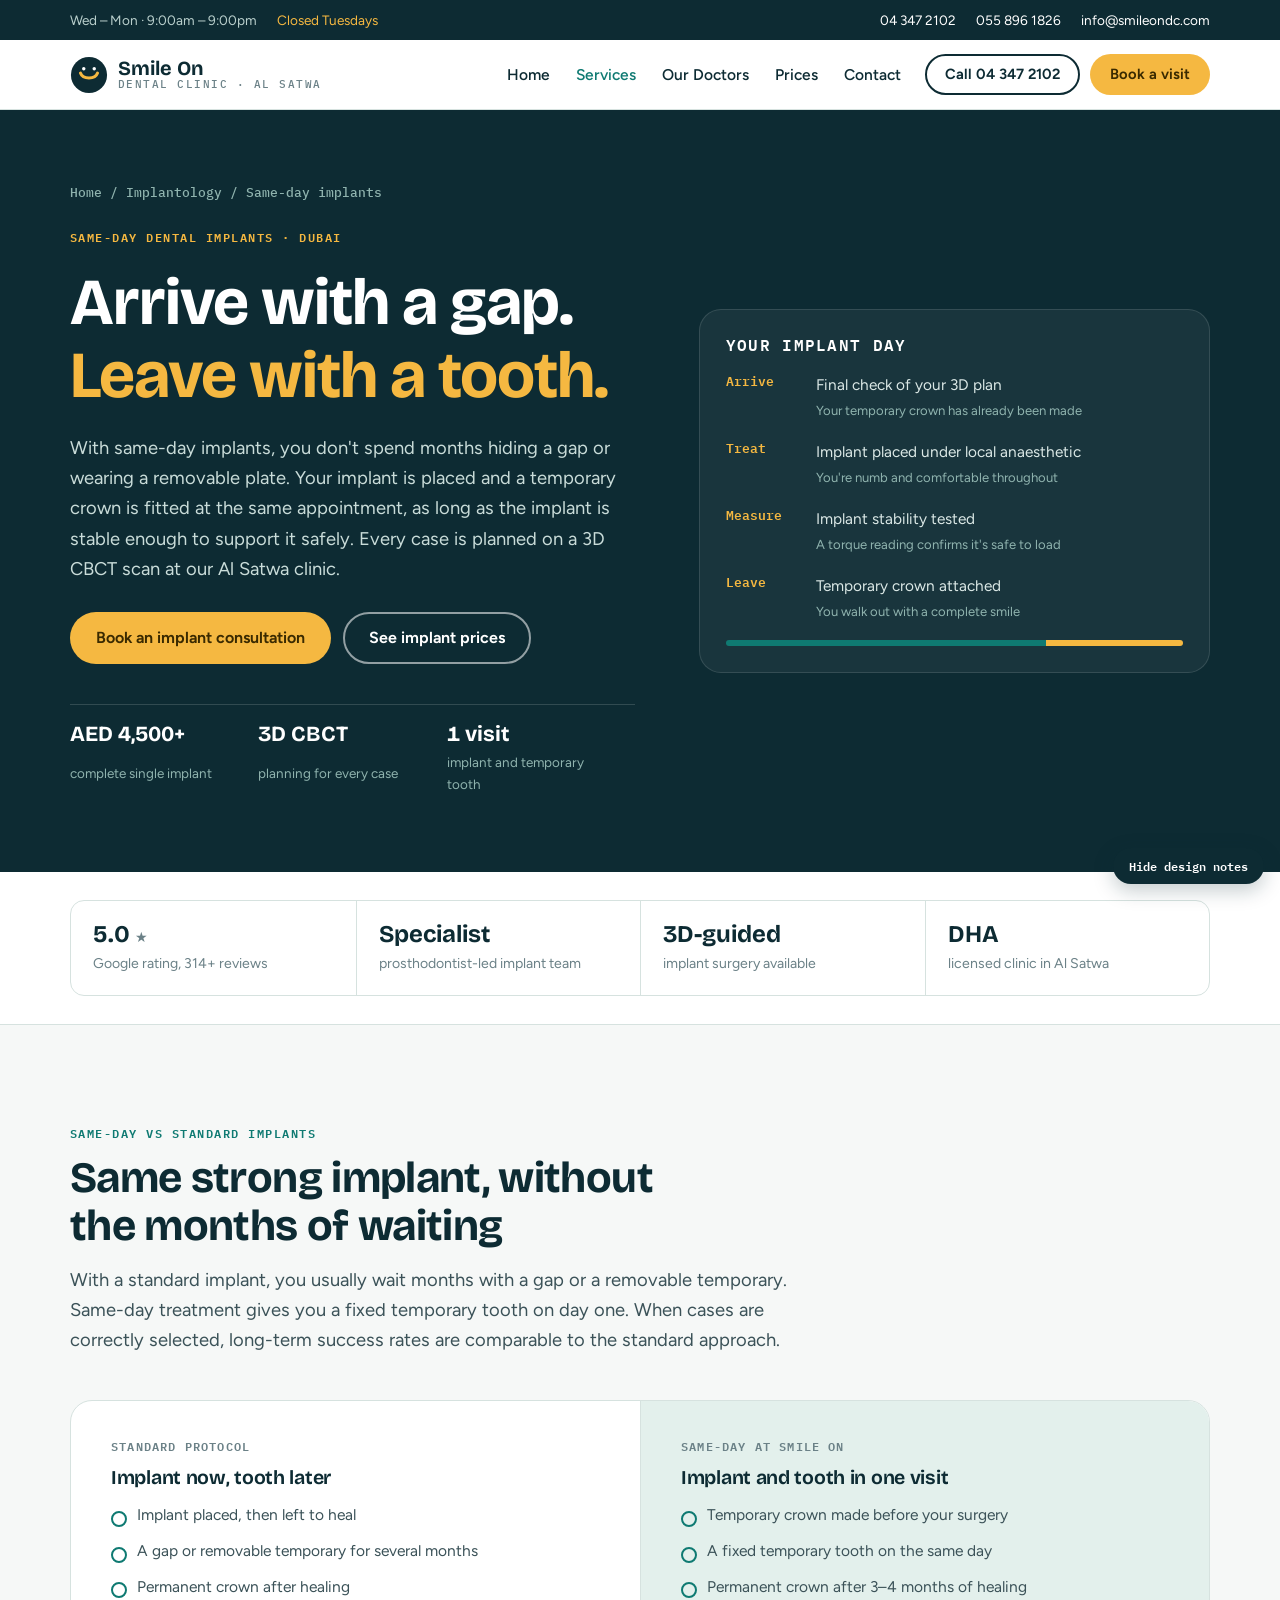
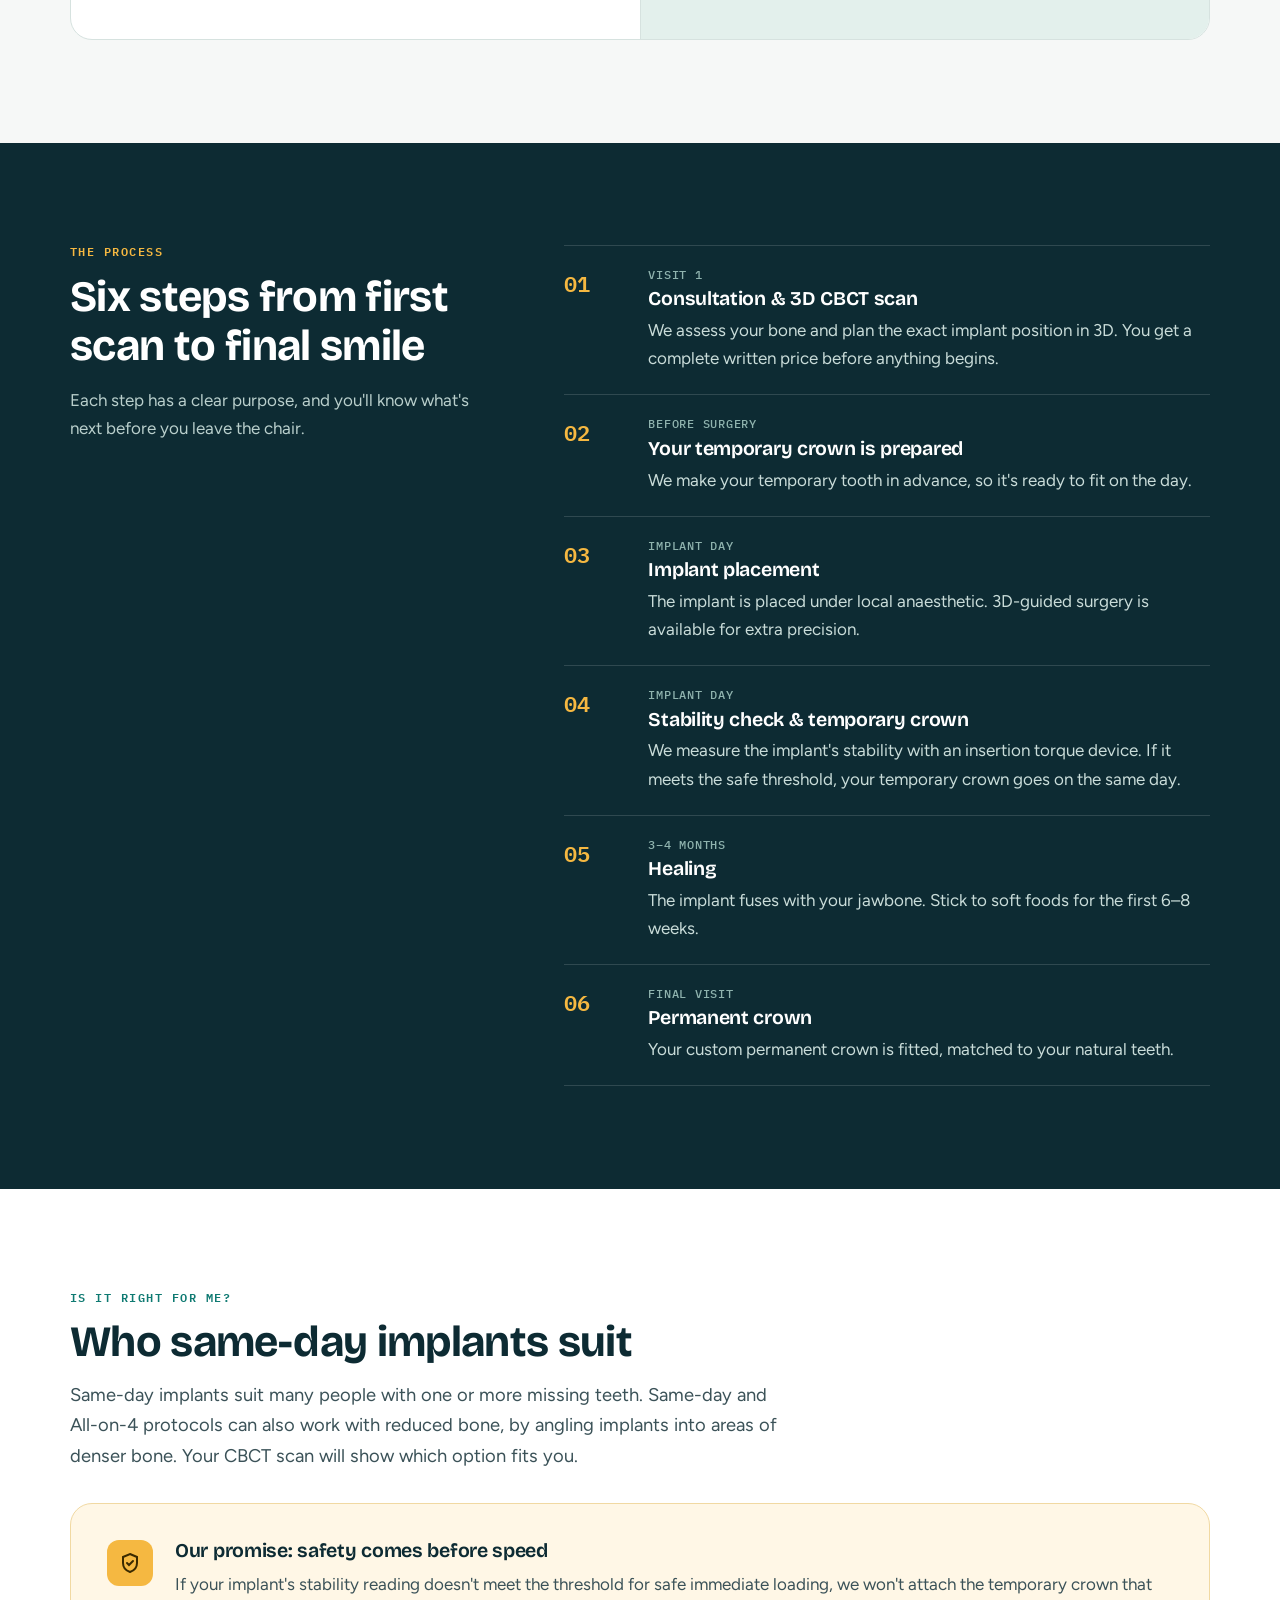
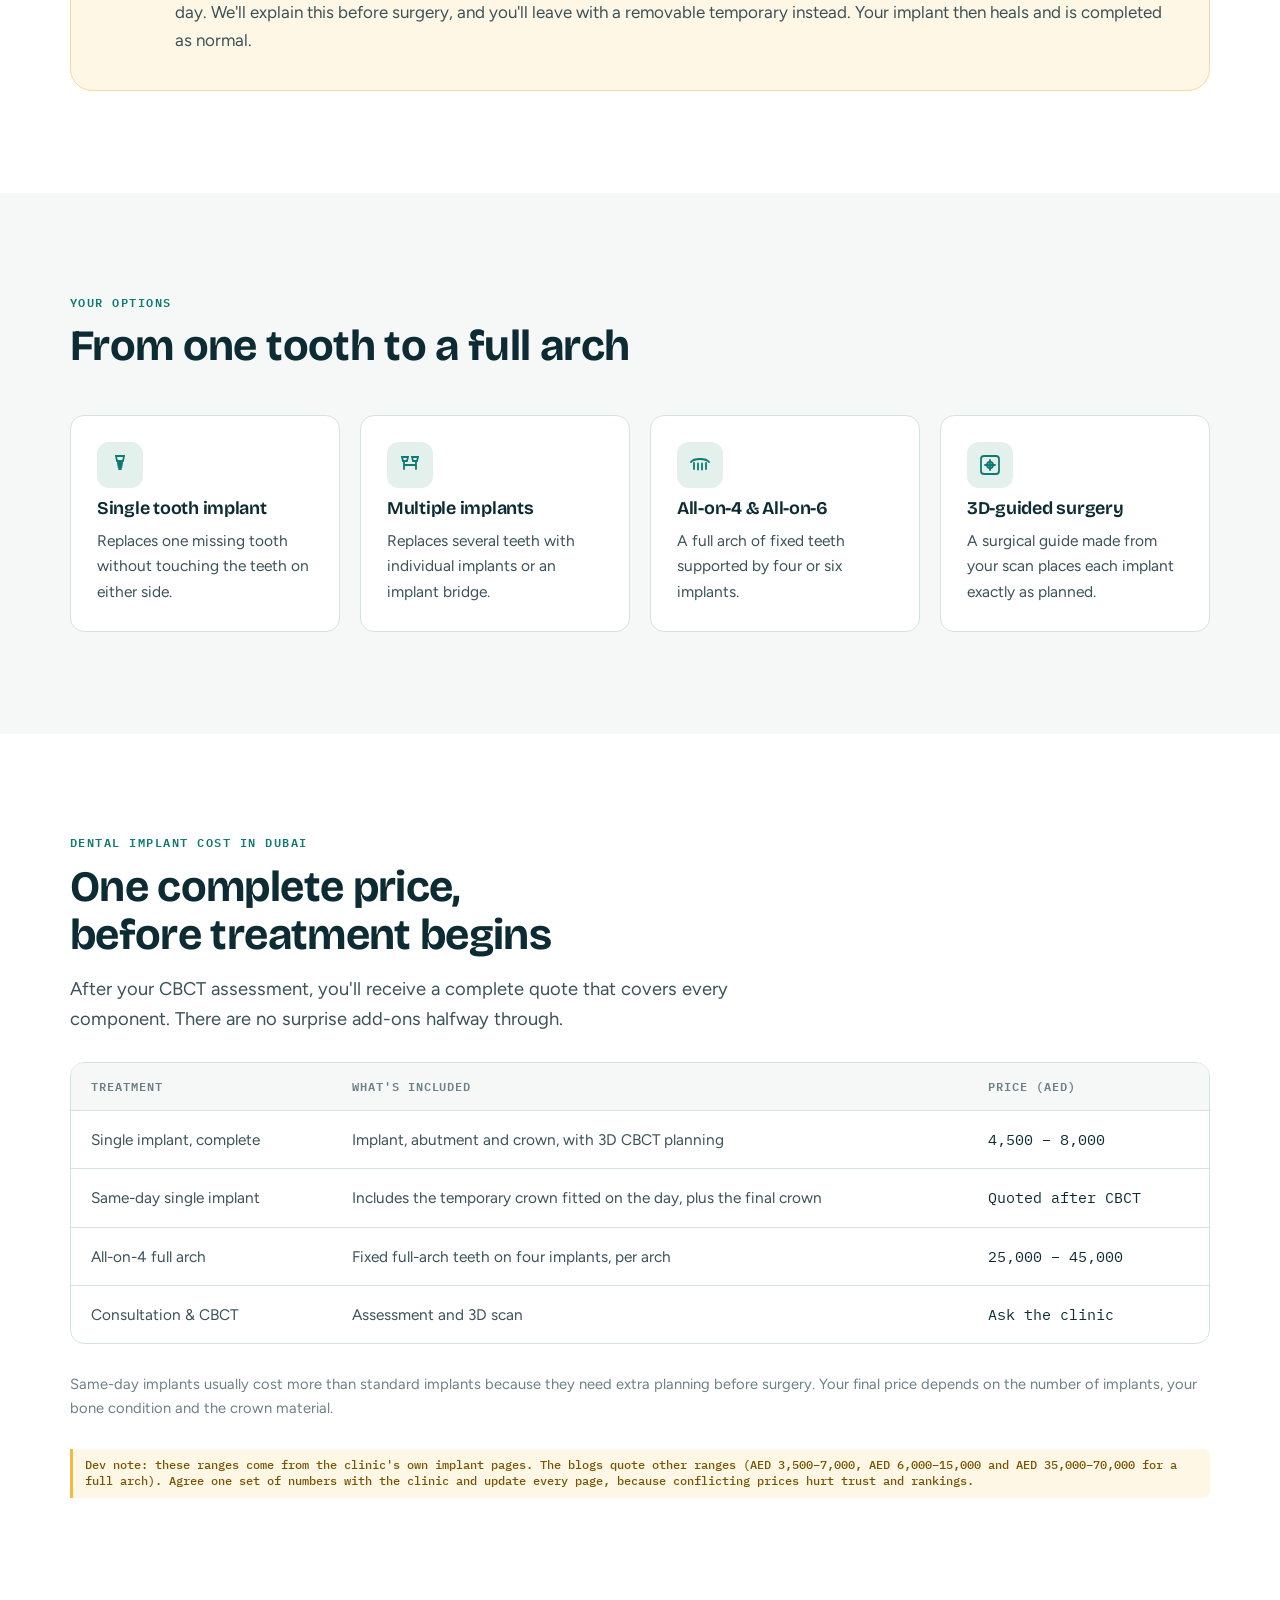
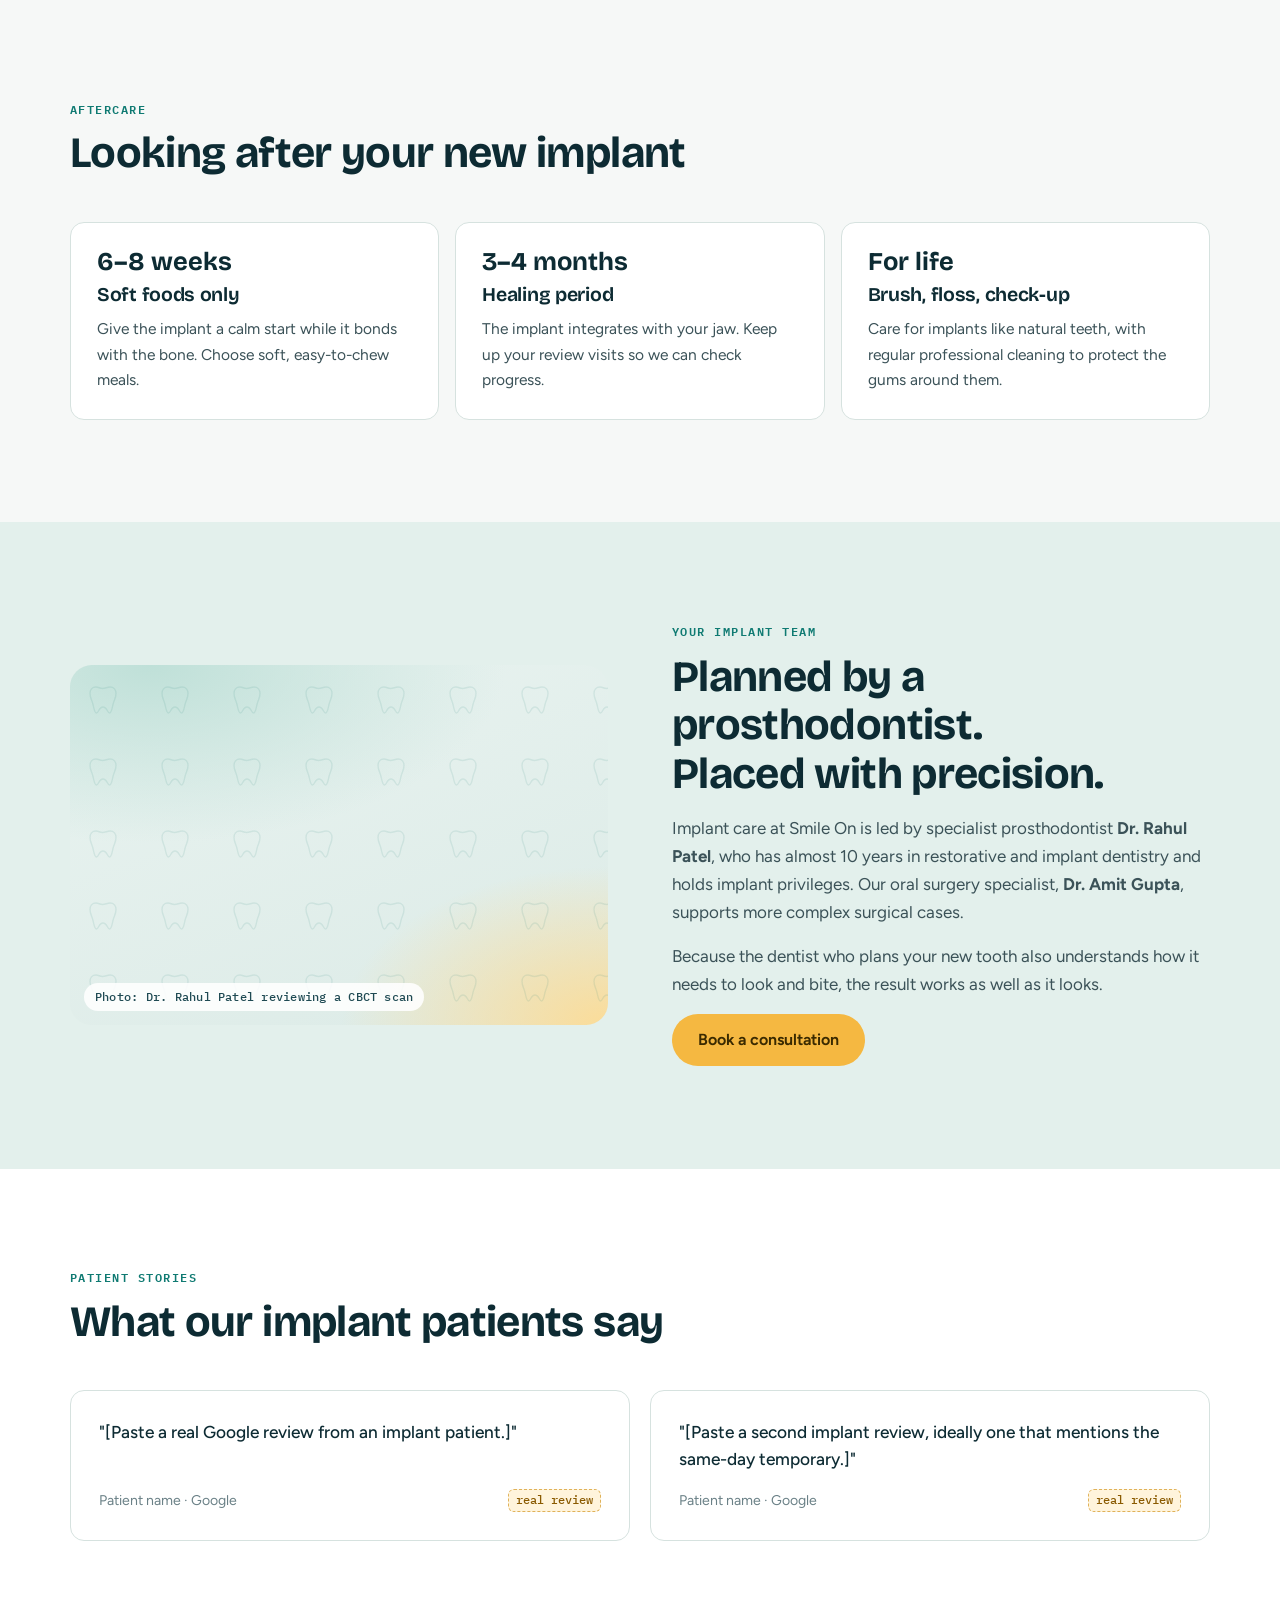
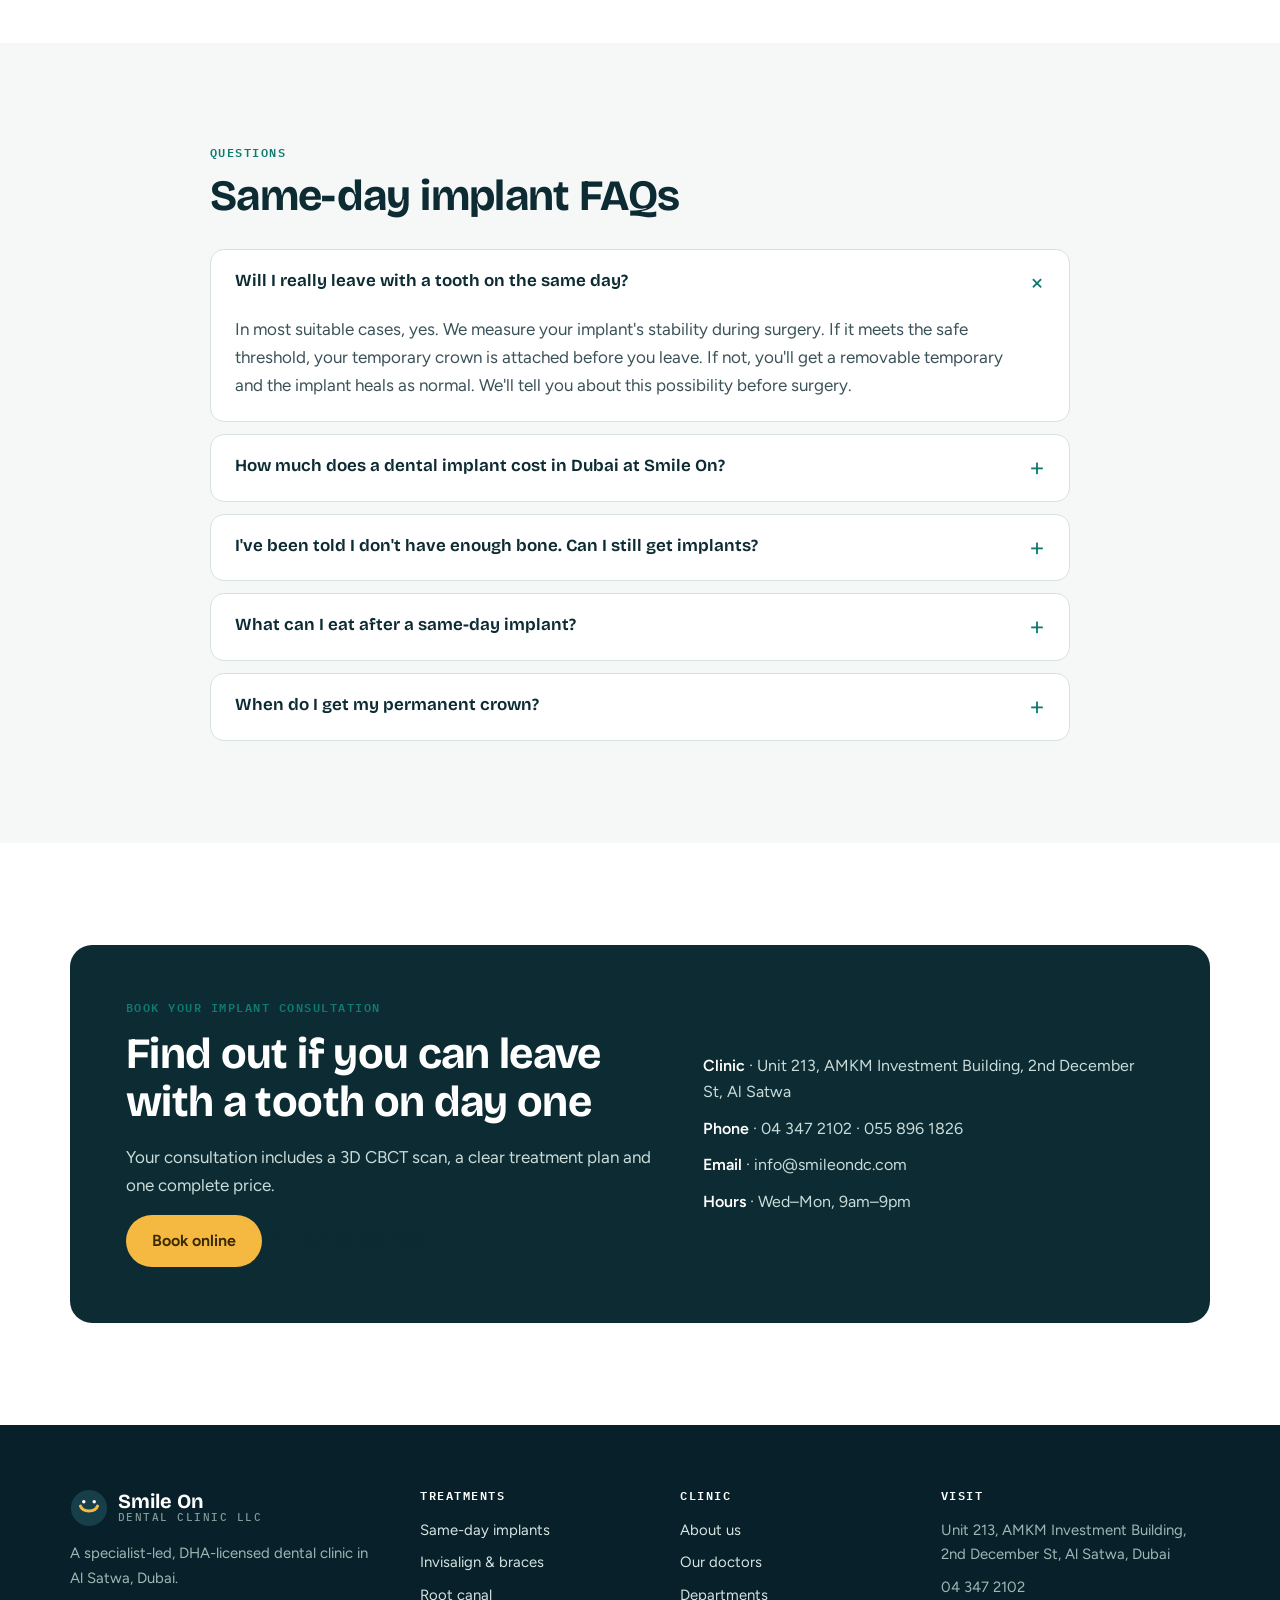
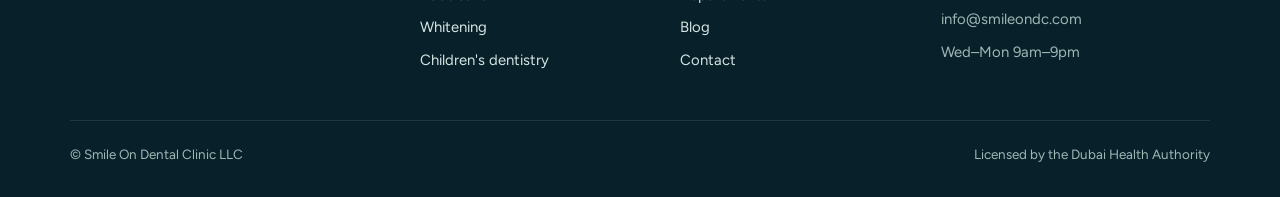
<file: smileon-redesign/same-day-dental-implants.html>
<!doctype html>
<html lang="en">
<head>
<meta charset="utf-8">
<meta name="viewport" content="width=device-width, initial-scale=1, viewport-fit=cover">
<title>Same-Day Dental Implants Dubai</title>
<meta name="description" content="Same-day dental implants in Al Satwa, Dubai. 3D CBCT-planned implants, with a temporary crown fitted the same day when the implant is stable. Complete single implant from AED 4,500.">
<link rel="preconnect" href="https://fonts.googleapis.com">
<link rel="preconnect" href="https://fonts.gstatic.com" crossorigin>
<link rel="stylesheet" href="https://fonts.googleapis.com/css2?family=Bricolage+Grotesque:opsz,wght@12..96,500;12..96,650;12..96,700&family=Figtree:wght@400;500;600;650&family=IBM+Plex+Mono:wght@500;600&display=swap">
<link rel="stylesheet" href="site.css">
<style>
  .imp-hero { background: var(--ink); color: #c9dcd9; padding-block: clamp(40px, 6vw, 84px); overflow: hidden; }
  .imp-hero h1 { color: #fff; }
  .imp-hero .eyebrow { color: var(--sun); }
  .imp-hero h1 em { font-style: normal; color: var(--sun); }
  .imp-hero .crumbs { font: 500 .8rem/1 var(--f-mono); color: #8fb3ae; display: flex; gap: 8px; margin-bottom: 22px; }
  .imp-hero .crumbs a { color: #8fb3ae; text-decoration: none; }
  .imp-grid { display: grid; grid-template-columns: 1.05fr .95fr; gap: clamp(28px, 5vw, 64px); align-items: center; }
  .imp-hero .lede { margin-top: 20px; color: #c9dcd9; }
  .imp-hero .btn-row { margin-top: 28px; }
  .hero-facts { display: grid; grid-template-columns: repeat(3, minmax(0,1fr)); gap: 0; margin-top: 40px; border-top: 1px solid rgba(255,255,255,.15); }
  .hero-facts div { padding: 18px 16px 0 0; display: grid; gap: 4px; }
  .hero-facts b { color: #fff; font: 700 1.35rem/1.1 var(--f-display); font-variant-numeric: tabular-nums; }
  .hero-facts span { font-size: .84rem; color: #8fb3ae; }
  @media (max-width: 900px) { .imp-grid { grid-template-columns: 1fr; } }
  @media (max-width: 460px) { .hero-facts { grid-template-columns: 1fr; } }

  /* Day-one timeline graphic */
  .dayline { background: rgba(255,255,255,.05); border: 1px solid rgba(255,255,255,.12); border-radius: var(--r-l); padding: 26px; display: grid; gap: 18px; }
  .dayline h3 { color: #fff; font-size: 1rem; font-family: var(--f-mono); font-weight: 600; letter-spacing: .08em; text-transform: uppercase; }
  .dl-row { display: grid; grid-template-columns: 74px 1fr; gap: 16px; align-items: start; }
  .dl-row .t { font: 600 .82rem/1.5 var(--f-mono); color: var(--sun); }
  .dl-row p { color: #dbe8e6; font-size: .96rem; }
  .dl-row p small { display: block; color: #8fb3ae; font-size: .82rem; margin-top: 2px; }
  .dl-bar { height: 6px; border-radius: 6px; background: linear-gradient(90deg, var(--teal) 0 70%, var(--sun) 70% 100%); }

  /* Same-day vs standard */
  .vs { display: grid; grid-template-columns: 1fr 1fr; gap: 0; border: 1px solid var(--line); border-radius: var(--r-l); overflow: hidden; background: var(--paper); }
  .vs > div { padding: clamp(24px, 4vw, 40px); display: grid; gap: 14px; align-content: start; }
  .vs > div + div { border-left: 1px solid var(--line); background: var(--mint); }
  .vs ul { margin: 0; padding: 0; list-style: none; display: grid; gap: 10px; }
  .vs li { padding-left: 26px; position: relative; font-size: .97rem; }
  .vs li::before { content: ""; position: absolute; left: 0; top: .55em; width: 12px; height: 12px; border-radius: 50%; border: 2px solid var(--teal); }
  .vs .k { font: 600 .74rem/1 var(--f-mono); letter-spacing: .1em; text-transform: uppercase; color: var(--muted); }
  @media (max-width: 760px) { .vs { grid-template-columns: 1fr; } .vs > div + div { border-left: 0; border-top: 1px solid var(--line); } }

  .honest { display: grid; grid-template-columns: auto 1fr; gap: 22px; align-items: start; background: #fff7e6; border: 1px solid #f1d9a2; border-radius: var(--r-l); padding: clamp(22px, 4vw, 36px); }
  .honest .ico { background: var(--sun); color: var(--sun-ink); }
  .honest h3 { margin-bottom: 8px; }
  @media (max-width: 520px) { .honest { grid-template-columns: 1fr; } }

  .options .card h3 { font-size: 1.12rem; }
  .care { display: grid; grid-template-columns: repeat(3, minmax(0,1fr)); gap: 16px; }
  .care .card b { font: 700 1.6rem/1 var(--f-display); color: var(--ink); }
  @media (max-width: 860px) { .care { grid-template-columns: 1fr; } }
</style>
</head>
<body>

<div class="utility">
  <div class="wrap">
    <div class="u-group"><span>Wed – Mon · 9:00am – 9:00pm</span><span class="closed">Closed Tuesdays</span></div>
    <div class="u-group"><a href="tel:+97143472102">04 347 2102</a><a href="tel:+971558961826">055 896 1826</a><a href="mailto:info@smileondc.com">info@smileondc.com</a></div>
  </div>
</div>

<header class="site-header">
  <div class="wrap">
    <a class="logo" href="home.html" aria-label="Smile On Dental Clinic home">
      <svg class="logo-mark" viewBox="0 0 40 40" aria-hidden="true"><circle cx="20" cy="20" r="19" fill="#0d2b33"/><path d="M11 18c2.5 7 15.5 7 18 0" fill="none" stroke="#f5b841" stroke-width="3.2" stroke-linecap="round"/><circle cx="14.5" cy="13.5" r="1.8" fill="#fff"/><circle cx="25.5" cy="13.5" r="1.8" fill="#fff"/></svg>
      <span>Smile On<small>Dental Clinic · Al Satwa</small></span>
    </a>
    <nav class="nav" aria-label="Main">
      <a href="home.html">Home</a>
      <a href="services.html" aria-current="page">Services</a>
      <a href="home.html#team">Our Doctors</a>
      <a href="home.html#prices">Prices</a>
      <a href="home.html#visit">Contact</a>
    </nav>
    <div class="header-cta">
      <a class="btn btn--ghost btn--small" href="tel:+97143472102">Call 04 347 2102</a>
      <a class="btn btn--book btn--small" href="#book">Book a visit</a>
    </div>
  </div>
</header>

<main>

<section class="imp-hero hero--ink">
  <div class="wrap imp-grid">
    <div>
      <nav class="crumbs" aria-label="Breadcrumb"><a href="home.html">Home</a><span>/</span><a href="services.html#implantology">Implantology</a><span>/</span><span>Same-day implants</span></nav>
      <span class="eyebrow">Same-day dental implants · Dubai</span>
      <h1 style="margin-top:16px">Arrive with a gap. <em>Leave with a tooth.</em></h1>
      <p class="lede">With same-day implants, you don't spend months hiding a gap or wearing a removable plate. Your implant is placed and a temporary crown is fitted at the same appointment, as long as the implant is stable enough to support it safely. Every case is planned on a 3D CBCT scan at our Al Satwa clinic.</p>
      <div class="btn-row">
        <a class="btn btn--book" href="#book">Book an implant consultation</a>
        <a class="btn btn--ghost" href="#cost">See implant prices</a>
      </div>
      <div class="hero-facts">
        <div><b>AED 4,500+</b><span>complete single implant</span></div>
        <div><b>3D CBCT</b><span>planning for every case</span></div>
        <div><b>1 visit</b><span>implant and temporary tooth</span></div>
      </div>
    </div>

    <div class="dayline" aria-label="Your same-day implant appointment">
      <h3>Your implant day</h3>
      <div class="dl-row"><span class="t">Arrive</span><p>Final check of your 3D plan<small>Your temporary crown has already been made</small></p></div>
      <div class="dl-row"><span class="t">Treat</span><p>Implant placed under local anaesthetic<small>You're numb and comfortable throughout</small></p></div>
      <div class="dl-row"><span class="t">Measure</span><p>Implant stability tested<small>A torque reading confirms it's safe to load</small></p></div>
      <div class="dl-row"><span class="t">Leave</span><p>Temporary crown attached<small>You walk out with a complete smile</small></p></div>
      <div class="dl-bar" aria-hidden="true"></div>
    </div>
  </div>
</section>

<!-- Trust strip -->
<section style="padding-block:28px;background:var(--paper);border-bottom:1px solid var(--line)">
  <div class="wrap">
    <div class="trust">
      <div><b>5.0 <span class="stars" aria-hidden="true">★</span></b><span>Google rating, 314+ reviews</span></div>
      <div><b>Specialist</b><span>prosthodontist-led implant team</span></div>
      <div><b>3D-guided</b><span>implant surgery available</span></div>
      <div><b>DHA</b><span>licensed clinic in Al Satwa</span></div>
    </div>
  </div>
</section>

<!-- Same day vs standard -->
<section class="band">
  <div class="wrap">
    <div class="section-head">
      <span class="eyebrow">Same-day vs standard implants</span>
      <h2>Same strong implant, without the months of waiting</h2>
      <p class="lede">With a standard implant, you usually wait months with a gap or a removable temporary. Same-day treatment gives you a fixed temporary tooth on day one. When cases are correctly selected, long-term success rates are comparable to the standard approach.</p>
    </div>
    <div class="vs">
      <div>
        <span class="k">Standard protocol</span>
        <h3>Implant now, tooth later</h3>
        <ul>
          <li>Implant placed, then left to heal</li>
          <li>A gap or removable temporary for several months</li>
          <li>Permanent crown after healing</li>
        </ul>
      </div>
      <div>
        <span class="k">Same-day at Smile On</span>
        <h3>Implant and tooth in one visit</h3>
        <ul>
          <li>Temporary crown made before your surgery</li>
          <li>A fixed temporary tooth on the same day</li>
          <li>Permanent crown after 3–4 months of healing</li>
        </ul>
      </div>
    </div>
  </div>
</section>

<!-- Process -->
<section class="band band--ink">
  <div class="wrap" style="display:grid;grid-template-columns:minmax(0,.8fr) minmax(0,1.2fr);gap:clamp(24px,5vw,64px)">
    <div style="display:grid;gap:16px;align-content:start">
      <span class="eyebrow">The process</span>
      <h2>Six steps from first scan to final smile</h2>
      <p style="color:#b9cfcc">Each step has a clear purpose, and you'll know what's next before you leave the chair.</p>
    </div>
    <ol class="steps">
      <li><div><span class="when">Visit 1</span><h3>Consultation &amp; 3D CBCT scan</h3><p>We assess your bone and plan the exact implant position in 3D. You get a complete written price before anything begins.</p></div></li>
      <li><div><span class="when">Before surgery</span><h3>Your temporary crown is prepared</h3><p>We make your temporary tooth in advance, so it's ready to fit on the day.</p></div></li>
      <li><div><span class="when">Implant day</span><h3>Implant placement</h3><p>The implant is placed under local anaesthetic. 3D-guided surgery is available for extra precision.</p></div></li>
      <li><div><span class="when">Implant day</span><h3>Stability check &amp; temporary crown</h3><p>We measure the implant's stability with an insertion torque device. If it meets the safe threshold, your temporary crown goes on the same day.</p></div></li>
      <li><div><span class="when">3–4 months</span><h3>Healing</h3><p>The implant fuses with your jawbone. Stick to soft foods for the first 6–8 weeks.</p></div></li>
      <li><div><span class="when">Final visit</span><h3>Permanent crown</h3><p>Your custom permanent crown is fitted, matched to your natural teeth.</p></div></li>
    </ol>
  </div>
  <style>@media (max-width:860px){.band--ink > .wrap{grid-template-columns:1fr !important}}</style>
</section>

<!-- Honest candidacy -->
<section class="band band--paper">
  <div class="wrap" style="display:grid;gap:32px">
    <div class="section-head" style="margin:0">
      <span class="eyebrow">Is it right for me?</span>
      <h2>Who same-day implants suit</h2>
      <p class="lede">Same-day implants suit many people with one or more missing teeth. Same-day and All-on-4 protocols can also work with reduced bone, by angling implants into areas of denser bone. Your CBCT scan will show which option fits you.</p>
    </div>
    <div class="honest">
      <span class="ico"><svg viewBox="0 0 24 24" fill="none" stroke="currentColor" stroke-width="2" stroke-linecap="round"><path d="M12 3l7 3v6c0 4.5-3 7.6-7 9-4-1.4-7-4.5-7-9V6l7-3z"/><path d="M9 12l2 2 4-4"/></svg></span>
      <div>
        <h3>Our promise: safety comes before speed</h3>
        <p>If your implant's stability reading doesn't meet the threshold for safe immediate loading, we won't attach the temporary crown that day. We'll explain this before surgery, and you'll leave with a removable temporary instead. Your implant then heals and is completed as normal.</p>
      </div>
    </div>
  </div>
</section>

<!-- Options -->
<section class="band options">
  <div class="wrap">
    <div class="section-head">
      <span class="eyebrow">Your options</span>
      <h2>From one tooth to a full arch</h2>
    </div>
    <div class="grid-4">
      <div class="card"><span class="ico"><svg viewBox="0 0 24 24" fill="none" stroke="currentColor" stroke-width="1.8" stroke-linecap="round"><path d="M8 3h8l-1 5H9z"/><path d="M10 8v2h4V8M10 12h4M10.5 14h3M11 16h2"/></svg></span><h3>Single tooth implant</h3><p>Replaces one missing tooth without touching the teeth on either side.</p></div>
      <div class="card"><span class="ico"><svg viewBox="0 0 24 24" fill="none" stroke="currentColor" stroke-width="1.8" stroke-linecap="round"><path d="M4 4h6l-1 4H5zM14 4h6l-1 4h-4z"/><path d="M6 8v8M18 8v8M6 12h12"/></svg></span><h3>Multiple implants</h3><p>Replaces several teeth with individual implants or an implant bridge.</p></div>
      <div class="card"><span class="ico"><svg viewBox="0 0 24 24" fill="none" stroke="currentColor" stroke-width="1.8" stroke-linecap="round"><path d="M3 9c3-4 15-4 18 0"/><path d="M6 10v6M10 10.5v6M14 10.5v6M18 10v6"/></svg></span><h3>All-on-4 &amp; All-on-6</h3><p>A full arch of fixed teeth supported by four or six implants.</p></div>
      <div class="card"><span class="ico"><svg viewBox="0 0 24 24" fill="none" stroke="currentColor" stroke-width="1.8" stroke-linecap="round"><rect x="3" y="3" width="18" height="18" rx="3"/><path d="M12 7v10M7 12h10"/><circle cx="12" cy="12" r="3"/></svg></span><h3>3D-guided surgery</h3><p>A surgical guide made from your scan places each implant exactly as planned.</p></div>
    </div>
  </div>
</section>

<!-- Cost -->
<section class="band band--paper" id="cost">
  <div class="wrap" style="display:grid;gap:28px">
    <div class="section-head" style="margin:0">
      <span class="eyebrow">Dental implant cost in Dubai</span>
      <h2>One complete price, before treatment begins</h2>
      <p class="lede">After your CBCT assessment, you'll receive a complete quote that covers every component. There are no surprise add-ons halfway through.</p>
    </div>
    <div class="table-scroll">
      <table>
        <thead><tr><th scope="col">Treatment</th><th scope="col">What's included</th><th scope="col">Price (AED)</th></tr></thead>
        <tbody>
          <tr><td>Single implant, complete</td><td>Implant, abutment and crown, with 3D CBCT planning</td><td class="num">4,500 – 8,000</td></tr>
          <tr><td>Same-day single implant</td><td>Includes the temporary crown fitted on the day, plus the final crown</td><td class="num">Quoted after CBCT</td></tr>
          <tr><td>All-on-4 full arch</td><td>Fixed full-arch teeth on four implants, per arch</td><td class="num">25,000 – 45,000</td></tr>
          <tr><td>Consultation &amp; CBCT</td><td>Assessment and 3D scan</td><td class="num">Ask the clinic</td></tr>
        </tbody>
      </table>
    </div>
    <p style="font-size:.92rem;color:var(--muted)">Same-day implants usually cost more than standard implants because they need extra planning before surgery. Your final price depends on the number of implants, your bone condition and the crown material.</p>
    <p class="dev-note">Dev note: these ranges come from the clinic's own implant pages. The blogs quote other ranges (AED 3,500–7,000, AED 6,000–15,000 and AED 35,000–70,000 for a full arch). Agree one set of numbers with the clinic and update every page, because conflicting prices hurt trust and rankings.</p>
  </div>
</section>

<!-- Aftercare -->
<section class="band">
  <div class="wrap">
    <div class="section-head">
      <span class="eyebrow">Aftercare</span>
      <h2>Looking after your new implant</h2>
    </div>
    <div class="care">
      <div class="card"><b>6–8 weeks</b><h3>Soft foods only</h3><p>Give the implant a calm start while it bonds with the bone. Choose soft, easy-to-chew meals.</p></div>
      <div class="card"><b>3–4 months</b><h3>Healing period</h3><p>The implant integrates with your jaw. Keep up your review visits so we can check progress.</p></div>
      <div class="card"><b>For life</b><h3>Brush, floss, check-up</h3><p>Care for implants like natural teeth, with regular professional cleaning to protect the gums around them.</p></div>
    </div>
  </div>
</section>

<!-- Team -->
<section class="band band--mint">
  <div class="wrap" style="display:grid;grid-template-columns:minmax(0,1fr) minmax(0,1fr);gap:clamp(24px,5vw,64px);align-items:center">
    <div class="photo" style="min-height:360px"><span class="photo-note">Photo: Dr. Rahul Patel reviewing a CBCT scan</span></div>
    <div style="display:grid;gap:16px">
      <span class="eyebrow">Your implant team</span>
      <h2>Planned by a prosthodontist. Placed with precision.</h2>
      <p>Implant care at Smile On is led by specialist prosthodontist <b>Dr. Rahul Patel</b>, who has almost 10 years in restorative and implant dentistry and holds implant privileges. Our oral surgery specialist, <b>Dr. Amit Gupta</b>, supports more complex surgical cases.</p>
      <p>Because the dentist who plans your new tooth also understands how it needs to look and bite, the result works as well as it looks.</p>
      <div class="btn-row"><a class="btn btn--book" href="#book">Book a consultation</a></div>
    </div>
  </div>
  <style>@media (max-width:860px){.band--mint > .wrap{grid-template-columns:1fr !important}}</style>
</section>

<!-- Reviews -->
<section class="band band--paper">
  <div class="wrap">
    <div class="section-head"><span class="eyebrow">Patient stories</span><h2>What our implant patients say</h2></div>
    <div class="grid-2">
      <figure class="quote" style="margin:0"><blockquote>"[Paste a real Google review from an implant patient.]"</blockquote><footer><span>Patient name · Google</span><span class="placeholder-flag">real review</span></footer></figure>
      <figure class="quote" style="margin:0"><blockquote>"[Paste a second implant review, ideally one that mentions the same-day temporary.]"</blockquote><footer><span>Patient name · Google</span><span class="placeholder-flag">real review</span></footer></figure>
    </div>
  </div>
</section>

<!-- FAQ -->
<section class="band">
  <div class="wrap" style="display:grid;gap:28px;max-width:900px">
    <div class="section-head" style="margin:0"><span class="eyebrow">Questions</span><h2>Same-day implant FAQs</h2></div>
    <div class="faq">
      <details open><summary>Will I really leave with a tooth on the same day?</summary><p>In most suitable cases, yes. We measure your implant's stability during surgery. If it meets the safe threshold, your temporary crown is attached before you leave. If not, you'll get a removable temporary and the implant heals as normal. We'll tell you about this possibility before surgery.</p></details>
      <details><summary>How much does a dental implant cost in Dubai at Smile On?</summary><p>A complete single implant (implant, abutment and crown) starts from AED 4,500, including 3D CBCT planning. Same-day implants cost a little more because of the extra planning. You'll receive one complete price after your assessment.</p></details>
      <details><summary>I've been told I don't have enough bone. Can I still get implants?</summary><p>Possibly. Same-day and All-on-4 protocols are designed to work with reduced bone, by angling implants into denser areas. Your CBCT scan will show what's possible.</p></details>
      <details><summary>What can I eat after a same-day implant?</summary><p>Soft foods for the first 6–8 weeks. Your temporary crown looks like a tooth, but the implant underneath is still healing.</p></details>
      <details><summary>When do I get my permanent crown?</summary><p>After about 3–4 months, once the implant has fully integrated with your jawbone.</p></details>
    </div>
  </div>
</section>

<section class="band band--paper">
  <div class="wrap">
    <div class="book-band" id="book">
      <div style="display:grid;gap:16px">
        <span class="eyebrow">Book your implant consultation</span>
        <h2>Find out if you can leave with a tooth on day one</h2>
        <p>Your consultation includes a 3D CBCT scan, a clear treatment plan and one complete price.</p>
        <div class="btn-row"><a class="btn btn--book" href="#">Book online</a><a class="btn btn--ghost" href="tel:+97143472102">Call 04 347 2102</a></div>
      </div>
      <div class="contact-lines">
        <div><b>Clinic</b> · Unit 213, AMKM Investment Building, 2nd December St, Al Satwa</div>
        <div><b>Phone</b> · 04 347 2102 · 055 896 1826</div>
        <div><b>Email</b> · info@smileondc.com</div>
        <div><b>Hours</b> · Wed–Mon, 9am–9pm</div>
      </div>
    </div>
  </div>
</section>

</main>

<footer class="site-footer">
  <div class="wrap">
    <div class="foot-grid">
      <div style="display:grid;gap:14px;align-content:start">
        <a class="logo" href="home.html" style="color:#fff"><svg class="logo-mark" viewBox="0 0 40 40" aria-hidden="true"><circle cx="20" cy="20" r="19" fill="#163f49"/><path d="M11 18c2.5 7 15.5 7 18 0" fill="none" stroke="#f5b841" stroke-width="3.2" stroke-linecap="round"/><circle cx="14.5" cy="13.5" r="1.8" fill="#fff"/><circle cx="25.5" cy="13.5" r="1.8" fill="#fff"/></svg><span>Smile On<small style="color:#7f9a97">Dental Clinic LLC</small></span></a>
        <p>A specialist-led, DHA-licensed dental clinic in Al Satwa, Dubai.</p>
      </div>
      <div><h4>Treatments</h4><ul><li><a href="same-day-dental-implants.html">Same-day implants</a></li><li><a href="services.html#orthodontics">Invisalign &amp; braces</a></li><li><a href="services.html#endodontics">Root canal</a></li><li><a href="services.html#cosmetic">Whitening</a></li><li><a href="services.html#pediatric">Children's dentistry</a></li></ul></div>
      <div><h4>Clinic</h4><ul><li><a href="#">About us</a></li><li><a href="home.html#team">Our doctors</a></li><li><a href="services.html">Departments</a></li><li><a href="#">Blog</a></li><li><a href="home.html#visit">Contact</a></li></ul></div>
      <div><h4>Visit</h4><ul><li>Unit 213, AMKM Investment Building, 2nd December St, Al Satwa, Dubai</li><li>04 347 2102</li><li>info@smileondc.com</li><li>Wed–Mon 9am–9pm</li></ul></div>
    </div>
    <div class="foot-base"><span>© Smile On Dental Clinic LLC</span><span>Licensed by the Dubai Health Authority</span></div>
  </div>
</footer>

<div class="mobile-bar"><a class="btn btn--ghost" href="tel:+97143472102">Call</a><a class="btn btn--book" href="#book">Book</a></div>
<button class="note-toggle" type="button" id="noteToggle" aria-pressed="true">Hide design notes</button>
<script>
  (function () {
    var b = document.getElementById('noteToggle');
    b.addEventListener('click', function () {
      var off = document.body.classList.toggle('dev-notes-off');
      b.textContent = off ? 'Show design notes' : 'Hide design notes';
      b.setAttribute('aria-pressed', String(!off));
    });
  })();
</script>
</body>
</html>
</file>
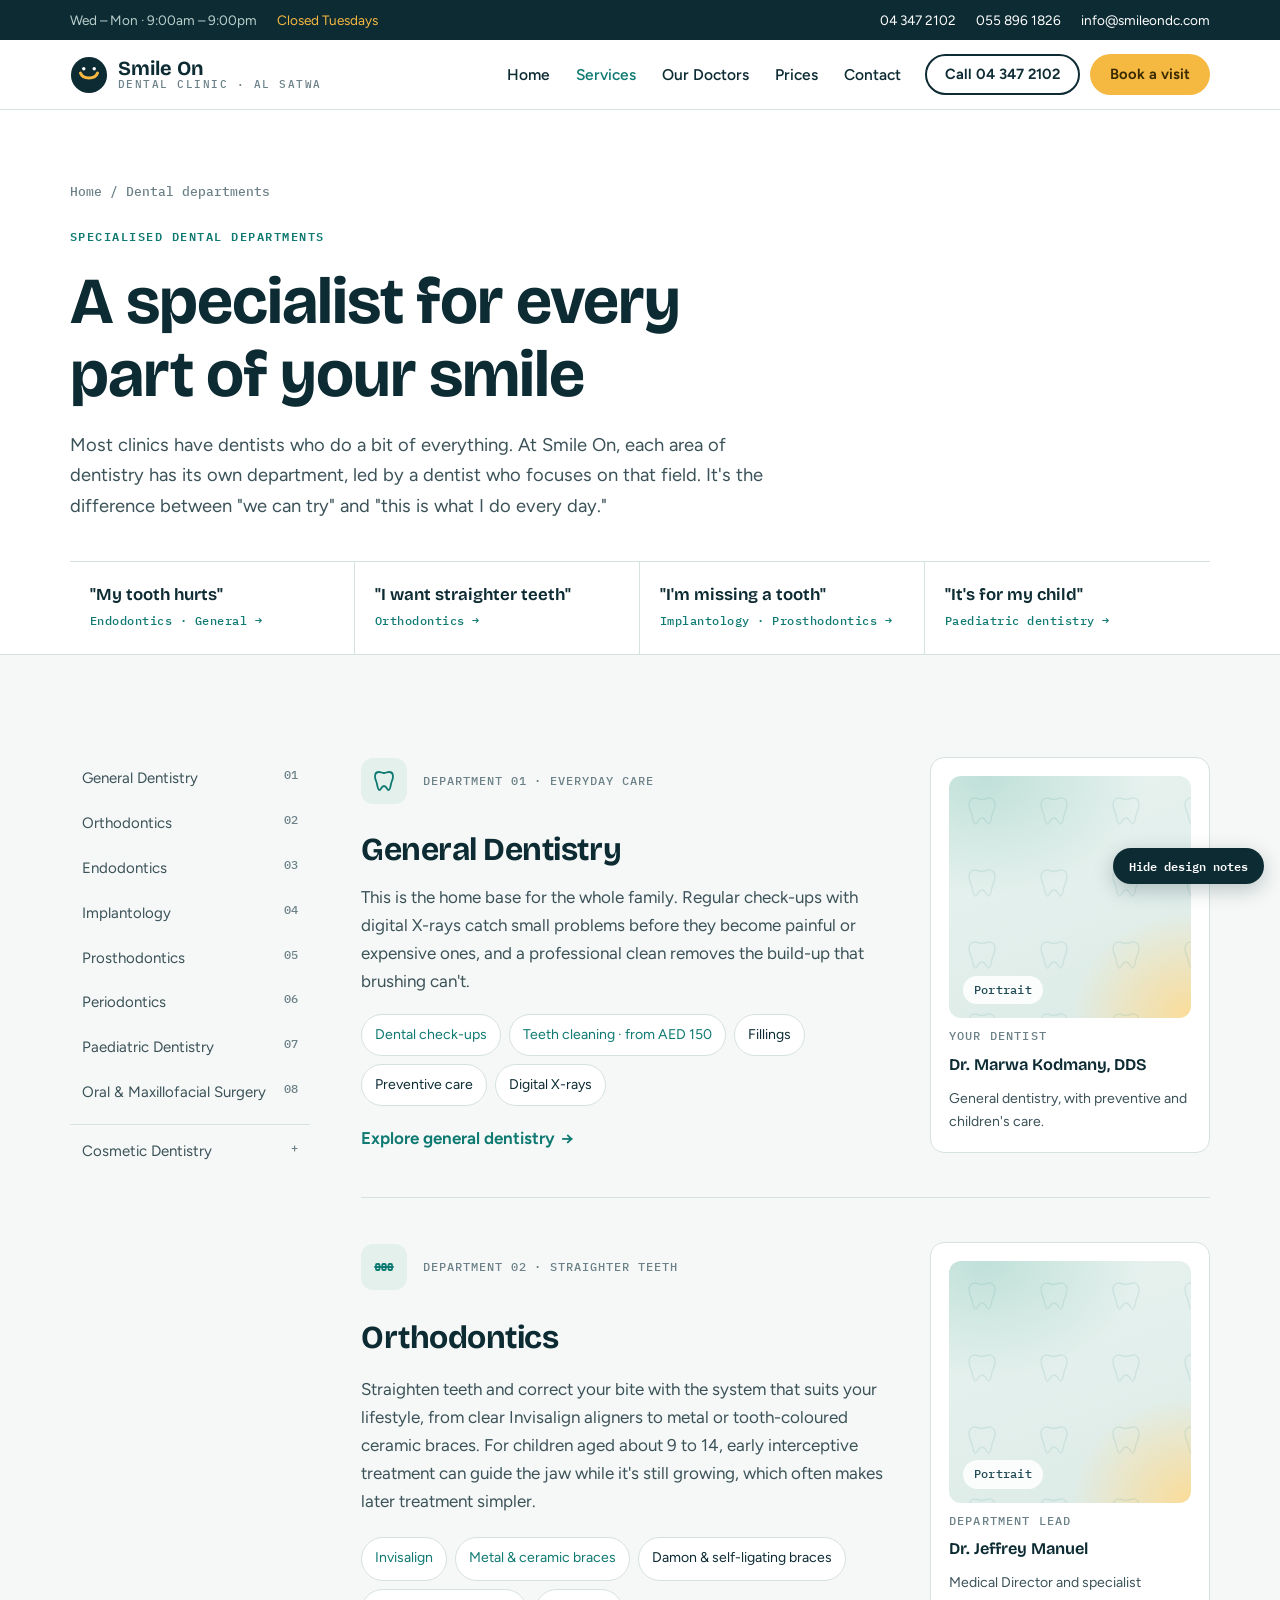
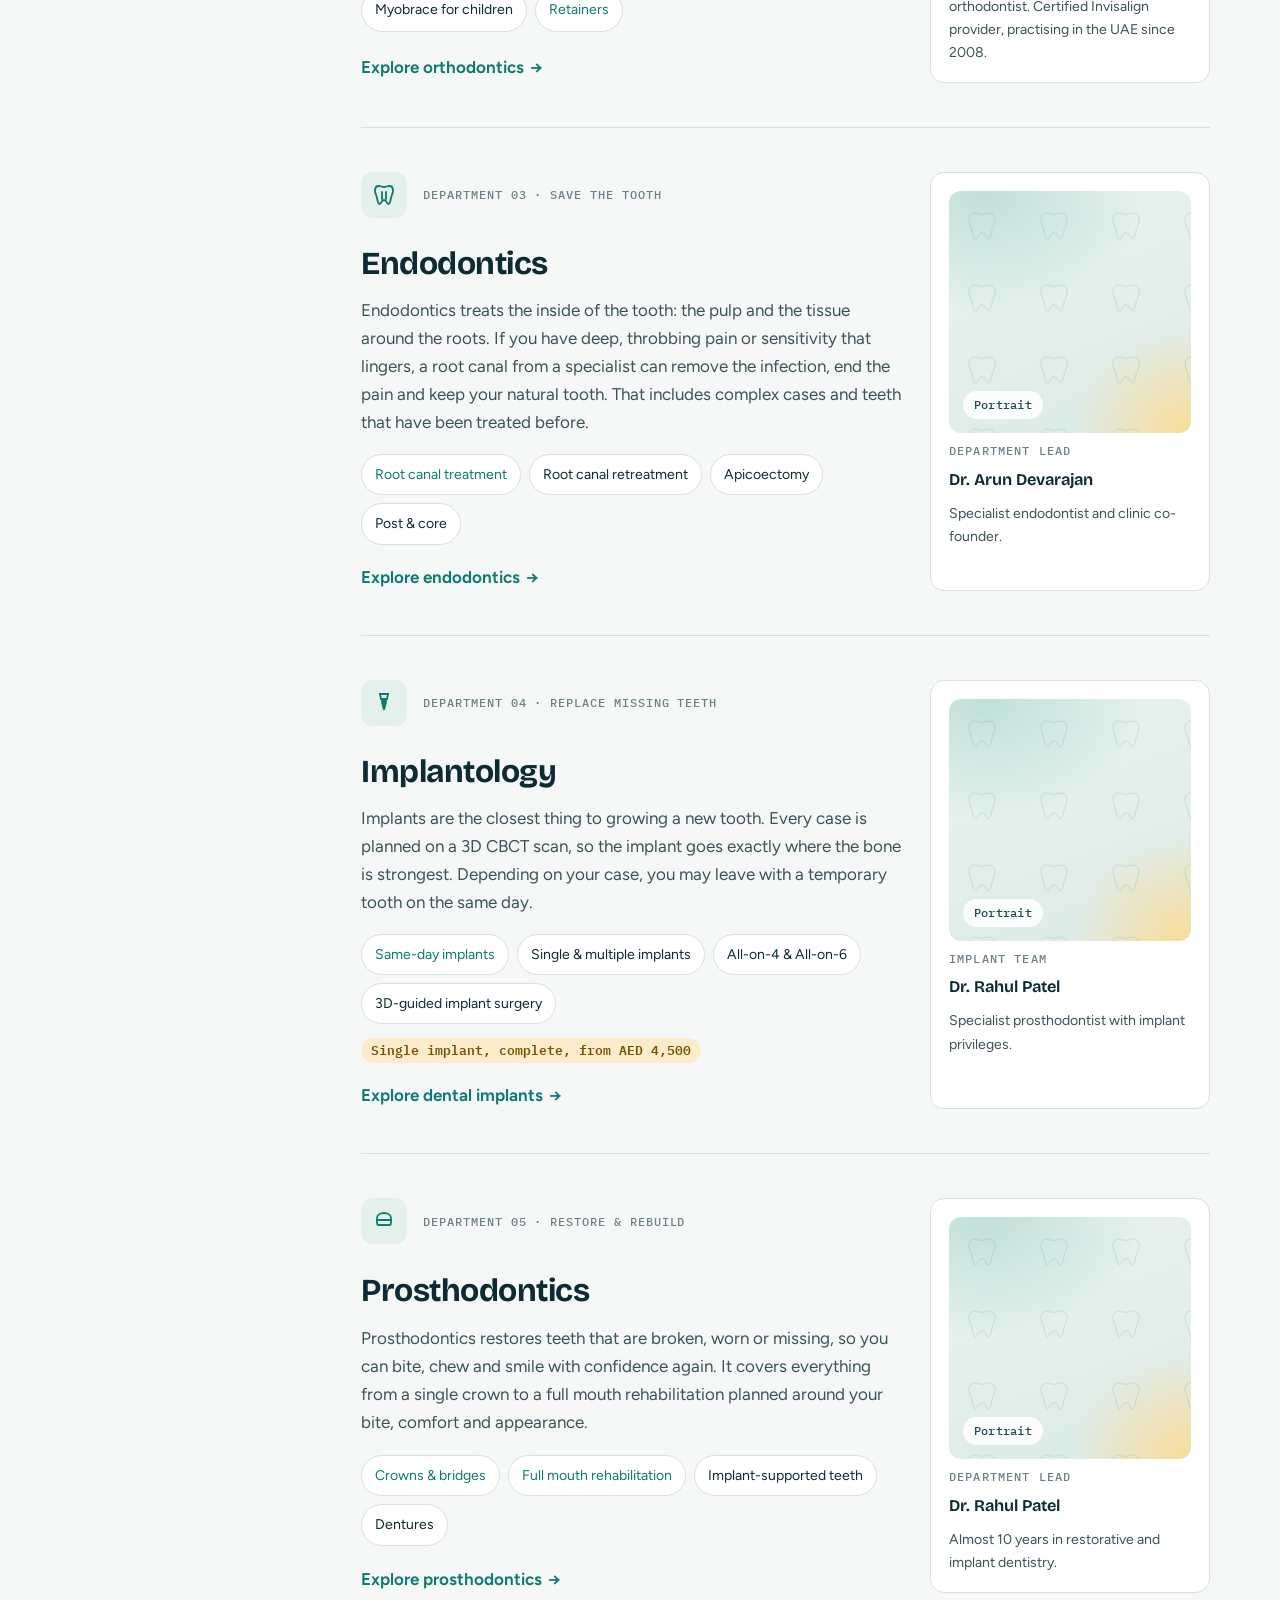
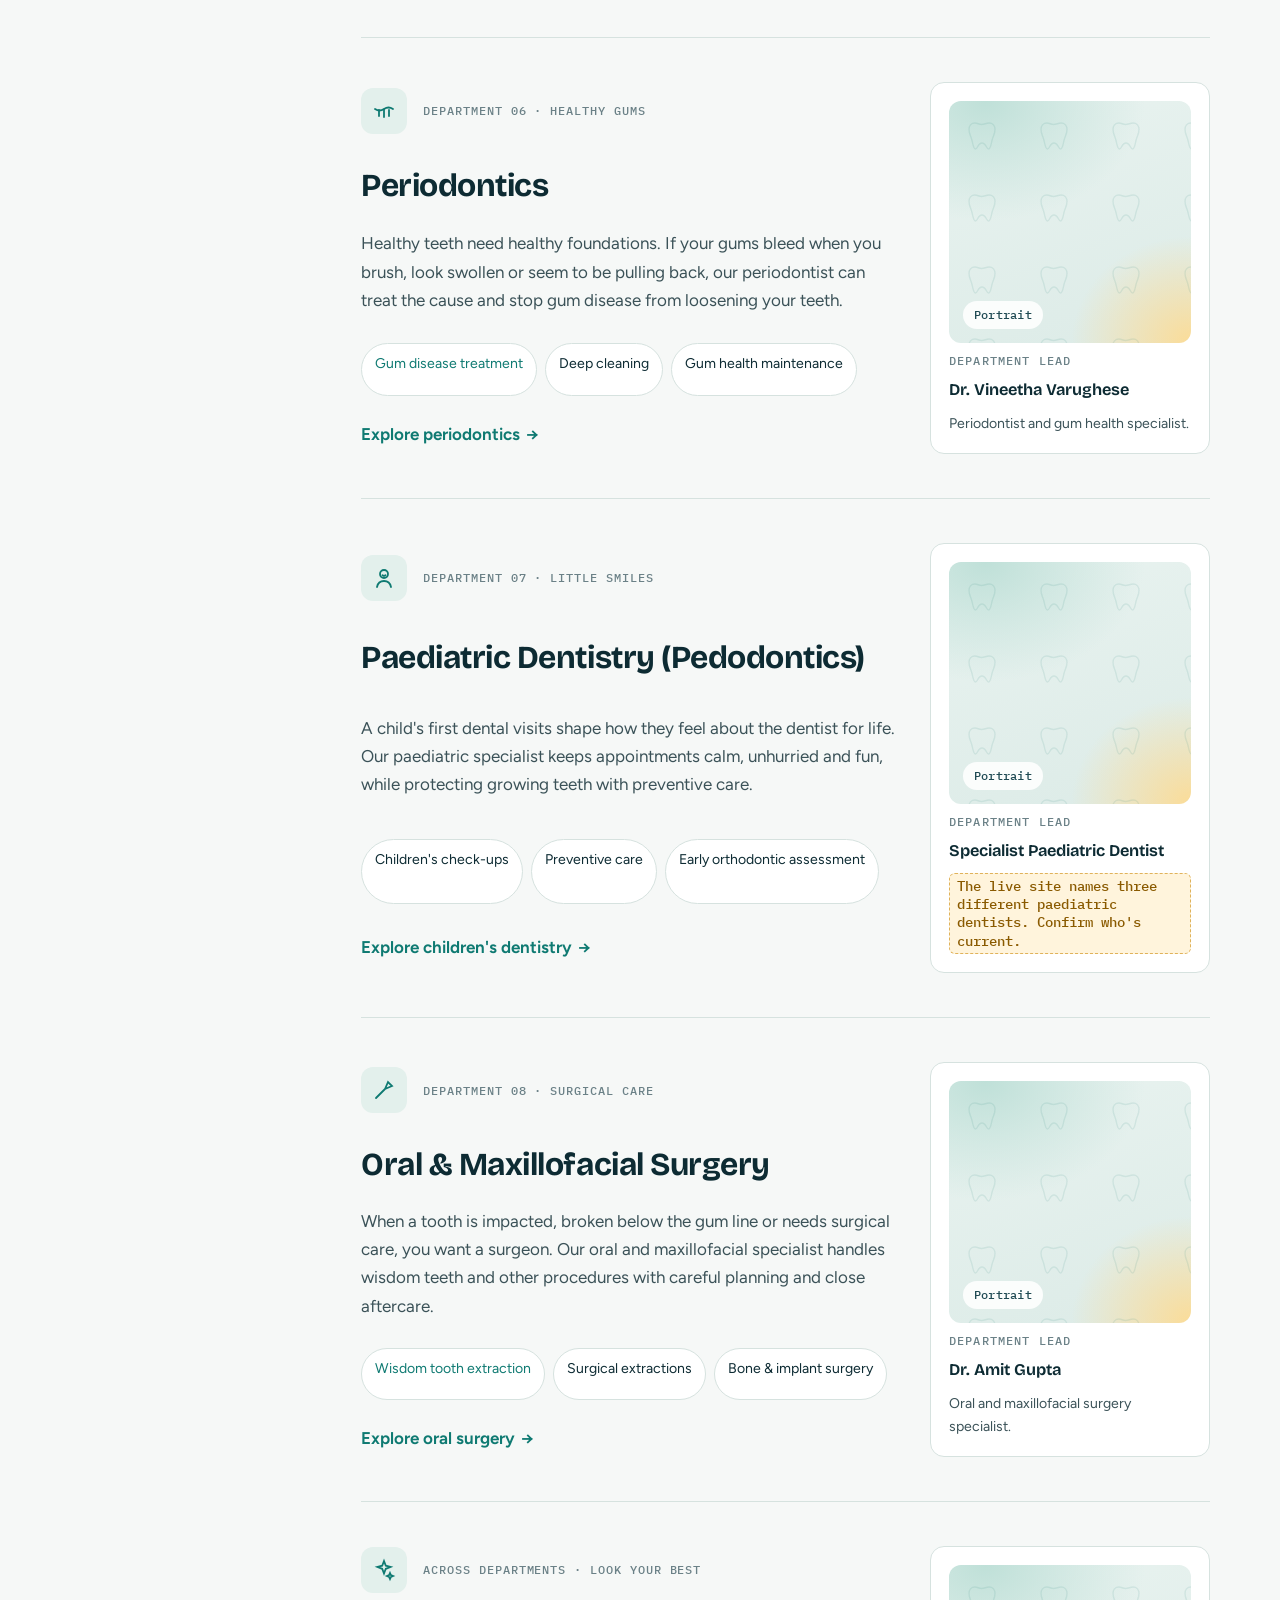
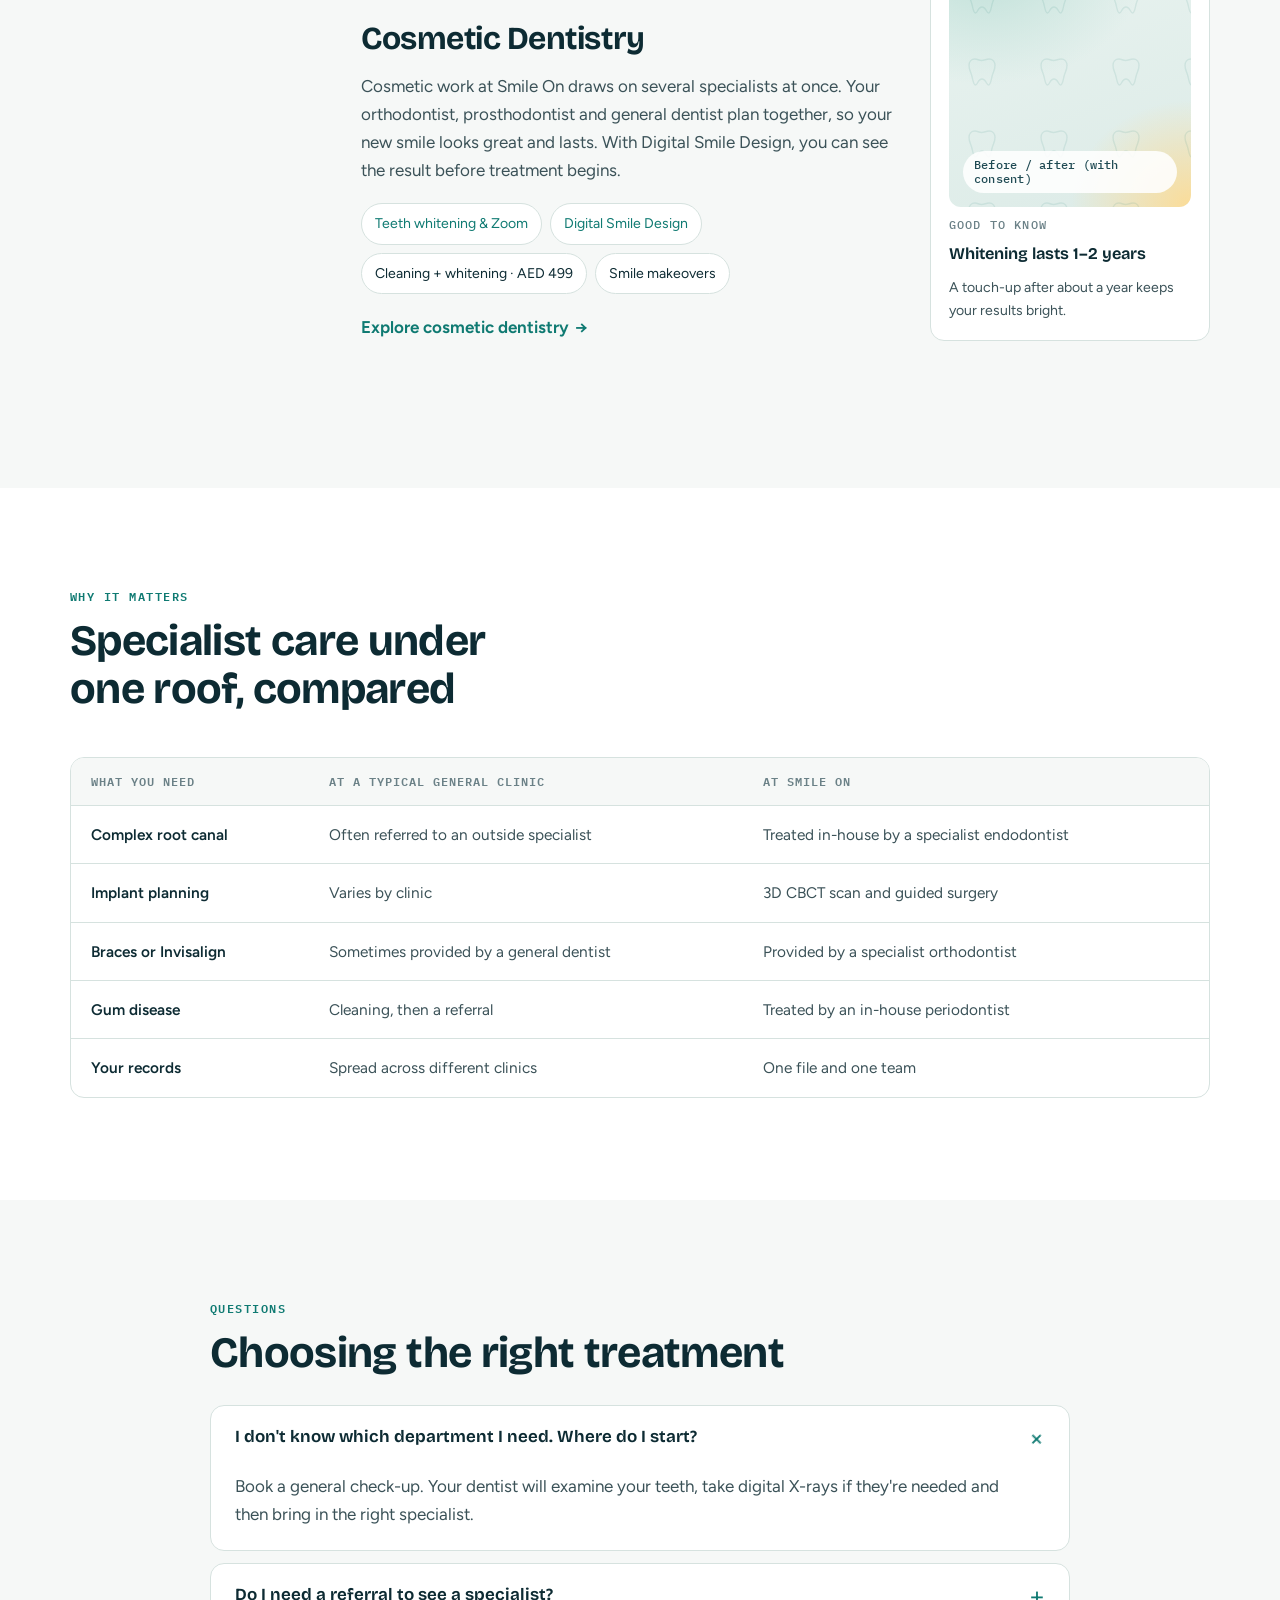
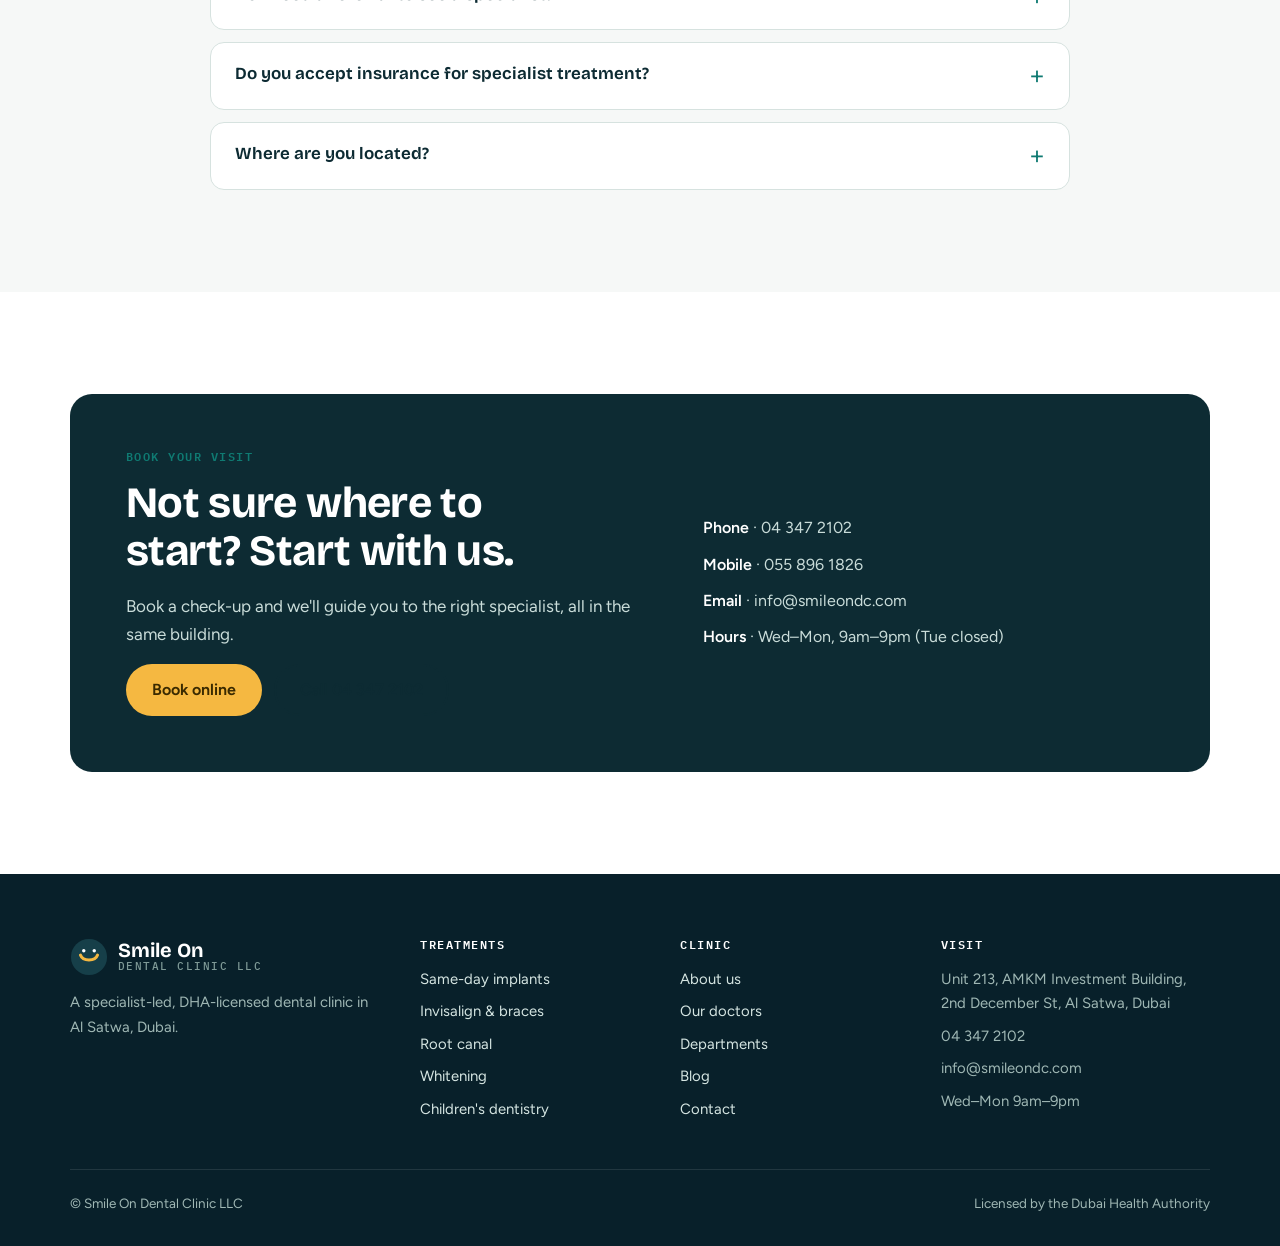
<file: smileon-redesign/services.html>
<!doctype html>
<html lang="en">
<head>
<meta charset="utf-8">
<meta name="viewport" content="width=device-width, initial-scale=1, viewport-fit=cover">
<title>Smile On Dental Departments</title>
<meta name="description" content="Eight specialist dental departments under one roof in Al Satwa, Dubai: orthodontics, endodontics, prosthodontics, periodontics, paediatric dentistry, oral surgery, implantology and general dentistry.">
<link rel="preconnect" href="https://fonts.googleapis.com">
<link rel="preconnect" href="https://fonts.gstatic.com" crossorigin>
<link rel="stylesheet" href="https://fonts.googleapis.com/css2?family=Bricolage+Grotesque:opsz,wght@12..96,500;12..96,650;12..96,700&family=Figtree:wght@400;500;600;650&family=IBM+Plex+Mono:wght@500;600&display=swap">
<link rel="stylesheet" href="site.css">
<style>
  .page-hero { background: var(--paper); padding-block: clamp(40px, 6vw, 76px) 0; border-bottom: 1px solid var(--line); }
  .crumbs { font: 500 .8rem/1 var(--f-mono); color: var(--muted); display: flex; gap: 8px; margin-bottom: 22px; }
  .crumbs a { color: var(--muted); text-decoration: none; }
  .page-hero h1 { max-width: 15ch; }
  .page-hero .lede { margin-top: 18px; }

  /* "Where does it hurt?" chooser */
  .chooser { margin-top: 40px; display: grid; grid-template-columns: repeat(4, minmax(0,1fr)); gap: 0; border-top: 1px solid var(--line); }
  .chooser a { padding: 22px 20px 26px; text-decoration: none; color: var(--ink); display: grid; gap: 6px; border-right: 1px solid var(--line); transition: background .15s; }
  .chooser a:last-child { border-right: 0; }
  .chooser a:hover { background: var(--mint); }
  .chooser .q { font: 650 1.05rem/1.3 var(--f-display); }
  .chooser .go { font: 500 .78rem/1.3 var(--f-mono); color: var(--teal); letter-spacing: .04em; }
  @media (max-width: 860px) { .chooser { grid-template-columns: 1fr 1fr; } .chooser a:nth-child(2) { border-right: 0; } .chooser a:nth-child(n+3) { border-top: 1px solid var(--line); } }
  @media (max-width: 460px) { .chooser { grid-template-columns: 1fr; } .chooser a { border-right: 0; border-top: 1px solid var(--line); } }

  /* Department index (sticky jump list) */
  .dept-layout { display: grid; grid-template-columns: 240px minmax(0,1fr); gap: clamp(24px, 4vw, 56px); align-items: start; }
  .jump { position: sticky; top: 100px; display: grid; gap: 2px; }
  .jump a { padding: 9px 12px; border-radius: 8px; text-decoration: none; color: var(--body); font-size: .94rem; display: flex; justify-content: space-between; gap: 8px; }
  .jump a:hover { background: var(--mint); color: var(--ink); }
  .jump a span { font: 500 .74rem/1.6 var(--f-mono); color: var(--muted); }
  @media (max-width: 900px) { .dept-layout { grid-template-columns: 1fr; } .jump { position: static; grid-template-columns: repeat(2, minmax(0,1fr)); } }

  .dept { display: grid; grid-template-columns: minmax(0,1fr) 280px; gap: 28px; padding-block: 44px; border-top: 1px solid var(--line); scroll-margin-top: 90px; }
  .dept:first-child { border-top: 0; padding-top: 0; }
  .dept-head { display: flex; gap: 16px; align-items: center; margin-bottom: 14px; }
  .dept-head .ico { flex: none; }
  .dept-head .tag { font: 500 .74rem/1.3 var(--f-mono); color: var(--muted); letter-spacing: .08em; text-transform: uppercase; }
  .dept h2 { font-size: clamp(1.5rem, 2.6vw, 2rem); }
  .dept .copy { display: grid; gap: 14px; }
  .chips { display: flex; flex-wrap: wrap; gap: 8px; list-style: none; padding: 0; margin: 4px 0 0; }
  .chips li { padding: 8px 13px; border-radius: 999px; background: var(--paper); border: 1px solid var(--line); font-size: .88rem; color: var(--ink); }
  .chips li a { text-decoration: none; }
  .lead-doc { background: var(--paper); border: 1px solid var(--line); border-radius: var(--r-m); padding: 18px; display: grid; gap: 12px; align-content: start; }
  .lead-doc .photo { min-height: 0; aspect-ratio: 1 / 1; max-width: 100%; border-radius: 12px; }
  .lead-doc .k { font: 500 .72rem/1 var(--f-mono); color: var(--muted); letter-spacing: .1em; text-transform: uppercase; }
  .lead-doc b { color: var(--ink); font: 650 1.02rem/1.3 var(--f-display); }
  .lead-doc p { font-size: .88rem; }
  @media (max-width: 760px) { .dept { grid-template-columns: 1fr; } .lead-doc { grid-template-columns: 88px 1fr; align-items: center; } .lead-doc .photo { grid-row: span 3; } }

  .compare td:first-child { font-weight: 600; color: var(--ink); }
</style>
</head>
<body>

<div class="utility">
  <div class="wrap">
    <div class="u-group"><span>Wed – Mon · 9:00am – 9:00pm</span><span class="closed">Closed Tuesdays</span></div>
    <div class="u-group"><a href="tel:+97143472102">04 347 2102</a><a href="tel:+971558961826">055 896 1826</a><a href="mailto:info@smileondc.com">info@smileondc.com</a></div>
  </div>
</div>

<header class="site-header">
  <div class="wrap">
    <a class="logo" href="home.html" aria-label="Smile On Dental Clinic home">
      <svg class="logo-mark" viewBox="0 0 40 40" aria-hidden="true"><circle cx="20" cy="20" r="19" fill="#0d2b33"/><path d="M11 18c2.5 7 15.5 7 18 0" fill="none" stroke="#f5b841" stroke-width="3.2" stroke-linecap="round"/><circle cx="14.5" cy="13.5" r="1.8" fill="#fff"/><circle cx="25.5" cy="13.5" r="1.8" fill="#fff"/></svg>
      <span>Smile On<small>Dental Clinic · Al Satwa</small></span>
    </a>
    <nav class="nav" aria-label="Main">
      <a href="home.html">Home</a>
      <a href="services.html" aria-current="page">Services</a>
      <a href="home.html#team">Our Doctors</a>
      <a href="home.html#prices">Prices</a>
      <a href="home.html#visit">Contact</a>
    </nav>
    <div class="header-cta">
      <a class="btn btn--ghost btn--small" href="tel:+97143472102">Call 04 347 2102</a>
      <a class="btn btn--book btn--small" href="#book">Book a visit</a>
    </div>
  </div>
</header>

<main>

<section class="page-hero">
  <div class="wrap">
    <nav class="crumbs" aria-label="Breadcrumb"><a href="home.html">Home</a><span>/</span><span>Dental departments</span></nav>
    <span class="eyebrow">Specialised dental departments</span>
    <h1 style="margin-top:16px">A specialist for every part of your smile</h1>
    <p class="lede">Most clinics have dentists who do a bit of everything. At Smile On, each area of dentistry has its own department, led by a dentist who focuses on that field. It's the difference between "we can try" and "this is what I do every day."</p>

    <div class="chooser" aria-label="Find the right department">
      <a href="#endodontics"><span class="q">"My tooth hurts"</span><span class="go">Endodontics · General →</span></a>
      <a href="#orthodontics"><span class="q">"I want straighter teeth"</span><span class="go">Orthodontics →</span></a>
      <a href="#implantology"><span class="q">"I'm missing a tooth"</span><span class="go">Implantology · Prosthodontics →</span></a>
      <a href="#pediatric"><span class="q">"It's for my child"</span><span class="go">Paediatric dentistry →</span></a>
    </div>
  </div>
</section>

<section class="band">
  <div class="wrap dept-layout">
    <nav class="jump" aria-label="Departments">
      <a href="#general">General Dentistry <span>01</span></a>
      <a href="#orthodontics">Orthodontics <span>02</span></a>
      <a href="#endodontics">Endodontics <span>03</span></a>
      <a href="#implantology">Implantology <span>04</span></a>
      <a href="#prosthodontics">Prosthodontics <span>05</span></a>
      <a href="#periodontics">Periodontics <span>06</span></a>
      <a href="#pediatric">Paediatric Dentistry <span>07</span></a>
      <a href="#surgery">Oral &amp; Maxillofacial Surgery <span>08</span></a>
      <a href="#cosmetic" style="margin-top:8px;border-top:1px solid var(--line);border-radius:0;padding-top:14px">Cosmetic Dentistry <span>+</span></a>
    </nav>

    <div>
      <!-- 01 General -->
      <article class="dept" id="general">
        <div class="copy">
          <div class="dept-head"><span class="ico"><svg viewBox="0 0 24 24" fill="none" stroke="currentColor" stroke-width="1.8" stroke-linecap="round"><path d="M7 3c-2.5 0-4 2-4 4.5 0 3 1.5 4.5 2 7.5.5 3 1 6 2.5 6s1.8-4 4.5-4 3 4 4.5 4 2-3 2.5-6c.5-3 2-4.5 2-7.5C21 5 19.5 3 17 3c-2 0-3 1-5 1S9 3 7 3z"/></svg></span><span class="tag">Department 01 · Everyday care</span></div>
          <h2>General Dentistry</h2>
          <p>This is the home base for the whole family. Regular check-ups with digital X-rays catch small problems before they become painful or expensive ones, and a professional clean removes the build-up that brushing can't.</p>
          <ul class="chips">
            <li><a href="#">Dental check-ups</a></li>
            <li><a href="#">Teeth cleaning · from AED 150</a></li>
            <li>Fillings</li>
            <li>Preventive care</li>
            <li>Digital X-rays</li>
          </ul>
          <a class="more" href="#">Explore general dentistry</a>
        </div>
        <aside class="lead-doc"><div class="photo"><span class="photo-note">Portrait</span></div><span class="k">Your dentist</span><b>Dr. Marwa Kodmany, DDS</b><p>General dentistry, with preventive and children's care.</p></aside>
      </article>

      <!-- 02 Orthodontics -->
      <article class="dept" id="orthodontics">
        <div class="copy">
          <div class="dept-head"><span class="ico"><svg viewBox="0 0 24 24" fill="none" stroke="currentColor" stroke-width="1.8" stroke-linecap="round"><path d="M3 12h18"/><rect x="4" y="9" width="3.5" height="6" rx="1"/><rect x="10.25" y="9" width="3.5" height="6" rx="1"/><rect x="16.5" y="9" width="3.5" height="6" rx="1"/></svg></span><span class="tag">Department 02 · Straighter teeth</span></div>
          <h2>Orthodontics</h2>
          <p>Straighten teeth and correct your bite with the system that suits your lifestyle, from clear Invisalign aligners to metal or tooth-coloured ceramic braces. For children aged about 9 to 14, early interceptive treatment can guide the jaw while it's still growing, which often makes later treatment simpler.</p>
          <ul class="chips">
            <li><a href="#">Invisalign</a></li>
            <li><a href="#">Metal &amp; ceramic braces</a></li>
            <li>Damon &amp; self-ligating braces</li>
            <li>Myobrace for children</li>
            <li><a href="#">Retainers</a></li>
          </ul>
          <a class="more" href="#">Explore orthodontics</a>
        </div>
        <aside class="lead-doc"><div class="photo"><span class="photo-note">Portrait</span></div><span class="k">Department lead</span><b>Dr. Jeffrey Manuel</b><p>Medical Director and specialist orthodontist. Certified Invisalign provider, practising in the UAE since 2008.</p></aside>
      </article>

      <!-- 03 Endodontics -->
      <article class="dept" id="endodontics">
        <div class="copy">
          <div class="dept-head"><span class="ico"><svg viewBox="0 0 24 24" fill="none" stroke="currentColor" stroke-width="1.8" stroke-linecap="round"><path d="M7 3c-2.5 0-4 2-4 4.5 0 3 1.5 4.5 2 7.5.5 3 1 6 2.5 6s1.8-4 4.5-4 3 4 4.5 4 2-3 2.5-6c.5-3 2-4.5 2-7.5C21 5 19.5 3 17 3c-2 0-3 1-5 1S9 3 7 3z"/><path d="M10 9v7M14 9v7"/></svg></span><span class="tag">Department 03 · Save the tooth</span></div>
          <h2>Endodontics</h2>
          <p>Endodontics treats the inside of the tooth: the pulp and the tissue around the roots. If you have deep, throbbing pain or sensitivity that lingers, a root canal from a specialist can remove the infection, end the pain and keep your natural tooth. That includes complex cases and teeth that have been treated before.</p>
          <ul class="chips">
            <li><a href="#">Root canal treatment</a></li>
            <li>Root canal retreatment</li>
            <li>Apicoectomy</li>
            <li>Post &amp; core</li>
          </ul>
          <a class="more" href="#">Explore endodontics</a>
        </div>
        <aside class="lead-doc"><div class="photo"><span class="photo-note">Portrait</span></div><span class="k">Department lead</span><b>Dr. Arun Devarajan</b><p>Specialist endodontist and clinic co-founder.</p></aside>
      </article>

      <!-- 04 Implantology -->
      <article class="dept" id="implantology">
        <div class="copy">
          <div class="dept-head"><span class="ico"><svg viewBox="0 0 24 24" fill="none" stroke="currentColor" stroke-width="1.8" stroke-linecap="round"><path d="M8 3h8l-1 5H9z"/><path d="M10 8v2h4V8M10 12h4M10.5 14h3M11 16h2M11.5 18h1"/></svg></span><span class="tag">Department 04 · Replace missing teeth</span></div>
          <h2>Implantology</h2>
          <p>Implants are the closest thing to growing a new tooth. Every case is planned on a 3D CBCT scan, so the implant goes exactly where the bone is strongest. Depending on your case, you may leave with a temporary tooth on the same day.</p>
          <ul class="chips">
            <li><a href="same-day-dental-implants.html">Same-day implants</a></li>
            <li>Single &amp; multiple implants</li>
            <li>All-on-4 &amp; All-on-6</li>
            <li>3D-guided implant surgery</li>
          </ul>
          <span class="price price--sun">Single implant, complete, from AED 4,500</span>
          <a class="more" href="same-day-dental-implants.html">Explore dental implants</a>
        </div>
        <aside class="lead-doc"><div class="photo"><span class="photo-note">Portrait</span></div><span class="k">Implant team</span><b>Dr. Rahul Patel</b><p>Specialist prosthodontist with implant privileges.</p></aside>
      </article>

      <!-- 05 Prosthodontics -->
      <article class="dept" id="prosthodontics">
        <div class="copy">
          <div class="dept-head"><span class="ico"><svg viewBox="0 0 24 24" fill="none" stroke="currentColor" stroke-width="1.8" stroke-linecap="round"><path d="M5 9c0-3 3-5 7-5s7 2 7 5v2H5z"/><path d="M5 11v3c0 1 .5 2 2 2h10c1.5 0 2-1 2-2v-3"/></svg></span><span class="tag">Department 05 · Restore &amp; rebuild</span></div>
          <h2>Prosthodontics</h2>
          <p>Prosthodontics restores teeth that are broken, worn or missing, so you can bite, chew and smile with confidence again. It covers everything from a single crown to a full mouth rehabilitation planned around your bite, comfort and appearance.</p>
          <ul class="chips">
            <li><a href="#">Crowns &amp; bridges</a></li>
            <li><a href="#">Full mouth rehabilitation</a></li>
            <li>Implant-supported teeth</li>
            <li>Dentures</li>
          </ul>
          <a class="more" href="#">Explore prosthodontics</a>
        </div>
        <aside class="lead-doc"><div class="photo"><span class="photo-note">Portrait</span></div><span class="k">Department lead</span><b>Dr. Rahul Patel</b><p>Almost 10 years in restorative and implant dentistry.</p></aside>
      </article>

      <!-- 06 Periodontics -->
      <article class="dept" id="periodontics">
        <div class="copy">
          <div class="dept-head"><span class="ico"><svg viewBox="0 0 24 24" fill="none" stroke="currentColor" stroke-width="1.8" stroke-linecap="round"><path d="M3 10c3 2 6 2 9 0s6-2 9 0"/><path d="M7 11v6M12 10.5V18M17 11v6"/></svg></span><span class="tag">Department 06 · Healthy gums</span></div>
          <h2>Periodontics</h2>
          <p>Healthy teeth need healthy foundations. If your gums bleed when you brush, look swollen or seem to be pulling back, our periodontist can treat the cause and stop gum disease from loosening your teeth.</p>
          <ul class="chips">
            <li><a href="#">Gum disease treatment</a></li>
            <li>Deep cleaning</li>
            <li>Gum health maintenance</li>
          </ul>
          <a class="more" href="#">Explore periodontics</a>
        </div>
        <aside class="lead-doc"><div class="photo"><span class="photo-note">Portrait</span></div><span class="k">Department lead</span><b>Dr. Vineetha Varughese</b><p>Periodontist and gum health specialist.</p></aside>
      </article>

      <!-- 07 Paediatric -->
      <article class="dept" id="pediatric">
        <div class="copy">
          <div class="dept-head"><span class="ico"><svg viewBox="0 0 24 24" fill="none" stroke="currentColor" stroke-width="1.8" stroke-linecap="round"><circle cx="12" cy="8" r="4"/><path d="M10.5 9.2c.8.7 2.2.7 3 0"/><path d="M5 21c.8-4 3.6-6 7-6s6.2 2 7 6"/></svg></span><span class="tag">Department 07 · Little smiles</span></div>
          <h2>Paediatric Dentistry (Pedodontics)</h2>
          <p>A child's first dental visits shape how they feel about the dentist for life. Our paediatric specialist keeps appointments calm, unhurried and fun, while protecting growing teeth with preventive care.</p>
          <ul class="chips">
            <li>Children's check-ups</li>
            <li>Preventive care</li>
            <li>Early orthodontic assessment</li>
          </ul>
          <a class="more" href="#">Explore children's dentistry</a>
        </div>
        <aside class="lead-doc"><div class="photo"><span class="photo-note">Portrait</span></div><span class="k">Department lead</span><b>Specialist Paediatric Dentist</b><p class="placeholder-flag">The live site names three different paediatric dentists. Confirm who's current.</p></aside>
      </article>

      <!-- 08 Surgery -->
      <article class="dept" id="surgery">
        <div class="copy">
          <div class="dept-head"><span class="ico"><svg viewBox="0 0 24 24" fill="none" stroke="currentColor" stroke-width="1.8" stroke-linecap="round"><path d="M4 20l9-9M13 11l3-7 4 4-7 3"/></svg></span><span class="tag">Department 08 · Surgical care</span></div>
          <h2>Oral &amp; Maxillofacial Surgery</h2>
          <p>When a tooth is impacted, broken below the gum line or needs surgical care, you want a surgeon. Our oral and maxillofacial specialist handles wisdom teeth and other procedures with careful planning and close aftercare.</p>
          <ul class="chips">
            <li><a href="#">Wisdom tooth extraction</a></li>
            <li>Surgical extractions</li>
            <li>Bone &amp; implant surgery</li>
          </ul>
          <a class="more" href="#">Explore oral surgery</a>
        </div>
        <aside class="lead-doc"><div class="photo"><span class="photo-note">Portrait</span></div><span class="k">Department lead</span><b>Dr. Amit Gupta</b><p>Oral and maxillofacial surgery specialist.</p></aside>
      </article>

      <!-- Cosmetic (cross-department) -->
      <article class="dept" id="cosmetic">
        <div class="copy">
          <div class="dept-head"><span class="ico"><svg viewBox="0 0 24 24" fill="none" stroke="currentColor" stroke-width="1.8" stroke-linecap="round"><path d="M12 3l1.8 4.7L18.5 9l-4.7 1.8L12 15.5l-1.8-4.7L5.5 9l4.7-1.3z"/><path d="M18 15l.9 2.1L21 18l-2.1.9L18 21l-.9-2.1L15 18l2.1-.9z"/></svg></span><span class="tag">Across departments · Look your best</span></div>
          <h2>Cosmetic Dentistry</h2>
          <p>Cosmetic work at Smile On draws on several specialists at once. Your orthodontist, prosthodontist and general dentist plan together, so your new smile looks great and lasts. With Digital Smile Design, you can see the result before treatment begins.</p>
          <ul class="chips">
            <li><a href="#">Teeth whitening &amp; Zoom</a></li>
            <li><a href="#">Digital Smile Design</a></li>
            <li>Cleaning + whitening · AED 499</li>
            <li>Smile makeovers</li>
          </ul>
          <a class="more" href="#">Explore cosmetic dentistry</a>
        </div>
        <aside class="lead-doc"><div class="photo"><span class="photo-note">Before / after (with consent)</span></div><span class="k">Good to know</span><b>Whitening lasts 1–2 years</b><p>A touch-up after about a year keeps your results bright.</p></aside>
      </article>
    </div>
  </div>
</section>

<!-- Why one roof -->
<section class="band band--paper">
  <div class="wrap">
    <div class="section-head">
      <span class="eyebrow">Why it matters</span>
      <h2>Specialist care under one roof, compared</h2>
    </div>
    <div class="table-scroll">
      <table class="compare">
        <thead><tr><th scope="col">What you need</th><th scope="col">At a typical general clinic</th><th scope="col">At Smile On</th></tr></thead>
        <tbody>
          <tr><td>Complex root canal</td><td>Often referred to an outside specialist</td><td>Treated in-house by a specialist endodontist</td></tr>
          <tr><td>Implant planning</td><td>Varies by clinic</td><td>3D CBCT scan and guided surgery</td></tr>
          <tr><td>Braces or Invisalign</td><td>Sometimes provided by a general dentist</td><td>Provided by a specialist orthodontist</td></tr>
          <tr><td>Gum disease</td><td>Cleaning, then a referral</td><td>Treated by an in-house periodontist</td></tr>
          <tr><td>Your records</td><td>Spread across different clinics</td><td>One file and one team</td></tr>
        </tbody>
      </table>
    </div>
  </div>
</section>

<!-- FAQ -->
<section class="band">
  <div class="wrap" style="display:grid;gap:28px;max-width:900px">
    <div class="section-head" style="margin:0">
      <span class="eyebrow">Questions</span>
      <h2>Choosing the right treatment</h2>
    </div>
    <div class="faq">
      <details open><summary>I don't know which department I need. Where do I start?</summary><p>Book a general check-up. Your dentist will examine your teeth, take digital X-rays if they're needed and then bring in the right specialist.</p></details>
      <details><summary>Do I need a referral to see a specialist?</summary><p>No. You can book directly with any department.</p></details>
      <details><summary>Do you accept insurance for specialist treatment?</summary><p>We accept most major UAE insurers. Coverage depends on your plan, so we'll confirm it before treatment.</p></details>
      <details><summary>Where are you located?</summary><p>Unit 213, AMKM Investment Building, 2nd December Street, Al Satwa, Dubai.</p></details>
    </div>
  </div>
</section>

<section class="band band--paper">
  <div class="wrap">
    <div class="book-band" id="book">
      <div style="display:grid;gap:16px">
        <span class="eyebrow">Book your visit</span>
        <h2>Not sure where to start? Start with us.</h2>
        <p>Book a check-up and we'll guide you to the right specialist, all in the same building.</p>
        <div class="btn-row"><a class="btn btn--book" href="#">Book online</a><a class="btn btn--ghost" href="tel:+97143472102">Call 04 347 2102</a></div>
      </div>
      <div class="contact-lines">
        <div><b>Phone</b> · 04 347 2102</div>
        <div><b>Mobile</b> · 055 896 1826</div>
        <div><b>Email</b> · info@smileondc.com</div>
        <div><b>Hours</b> · Wed–Mon, 9am–9pm (Tue closed)</div>
      </div>
    </div>
  </div>
</section>

</main>

<footer class="site-footer">
  <div class="wrap">
    <div class="foot-grid">
      <div style="display:grid;gap:14px;align-content:start">
        <a class="logo" href="home.html" style="color:#fff"><svg class="logo-mark" viewBox="0 0 40 40" aria-hidden="true"><circle cx="20" cy="20" r="19" fill="#163f49"/><path d="M11 18c2.5 7 15.5 7 18 0" fill="none" stroke="#f5b841" stroke-width="3.2" stroke-linecap="round"/><circle cx="14.5" cy="13.5" r="1.8" fill="#fff"/><circle cx="25.5" cy="13.5" r="1.8" fill="#fff"/></svg><span>Smile On<small style="color:#7f9a97">Dental Clinic LLC</small></span></a>
        <p>A specialist-led, DHA-licensed dental clinic in Al Satwa, Dubai.</p>
      </div>
      <div><h4>Treatments</h4><ul><li><a href="same-day-dental-implants.html">Same-day implants</a></li><li><a href="#orthodontics">Invisalign &amp; braces</a></li><li><a href="#endodontics">Root canal</a></li><li><a href="#cosmetic">Whitening</a></li><li><a href="#pediatric">Children's dentistry</a></li></ul></div>
      <div><h4>Clinic</h4><ul><li><a href="#">About us</a></li><li><a href="home.html#team">Our doctors</a></li><li><a href="services.html">Departments</a></li><li><a href="#">Blog</a></li><li><a href="home.html#visit">Contact</a></li></ul></div>
      <div><h4>Visit</h4><ul><li>Unit 213, AMKM Investment Building, 2nd December St, Al Satwa, Dubai</li><li>04 347 2102</li><li>info@smileondc.com</li><li>Wed–Mon 9am–9pm</li></ul></div>
    </div>
    <div class="foot-base"><span>© Smile On Dental Clinic LLC</span><span>Licensed by the Dubai Health Authority</span></div>
  </div>
</footer>

<div class="mobile-bar"><a class="btn btn--ghost" href="tel:+97143472102">Call</a><a class="btn btn--book" href="#book">Book</a></div>
<button class="note-toggle" type="button" id="noteToggle" aria-pressed="true">Hide design notes</button>
<script>
  (function () {
    var b = document.getElementById('noteToggle');
    b.addEventListener('click', function () {
      var off = document.body.classList.toggle('dev-notes-off');
      b.textContent = off ? 'Show design notes' : 'Hide design notes';
      b.setAttribute('aria-pressed', String(!off));
    });
  })();
</script>
</body>
</html>
</file>
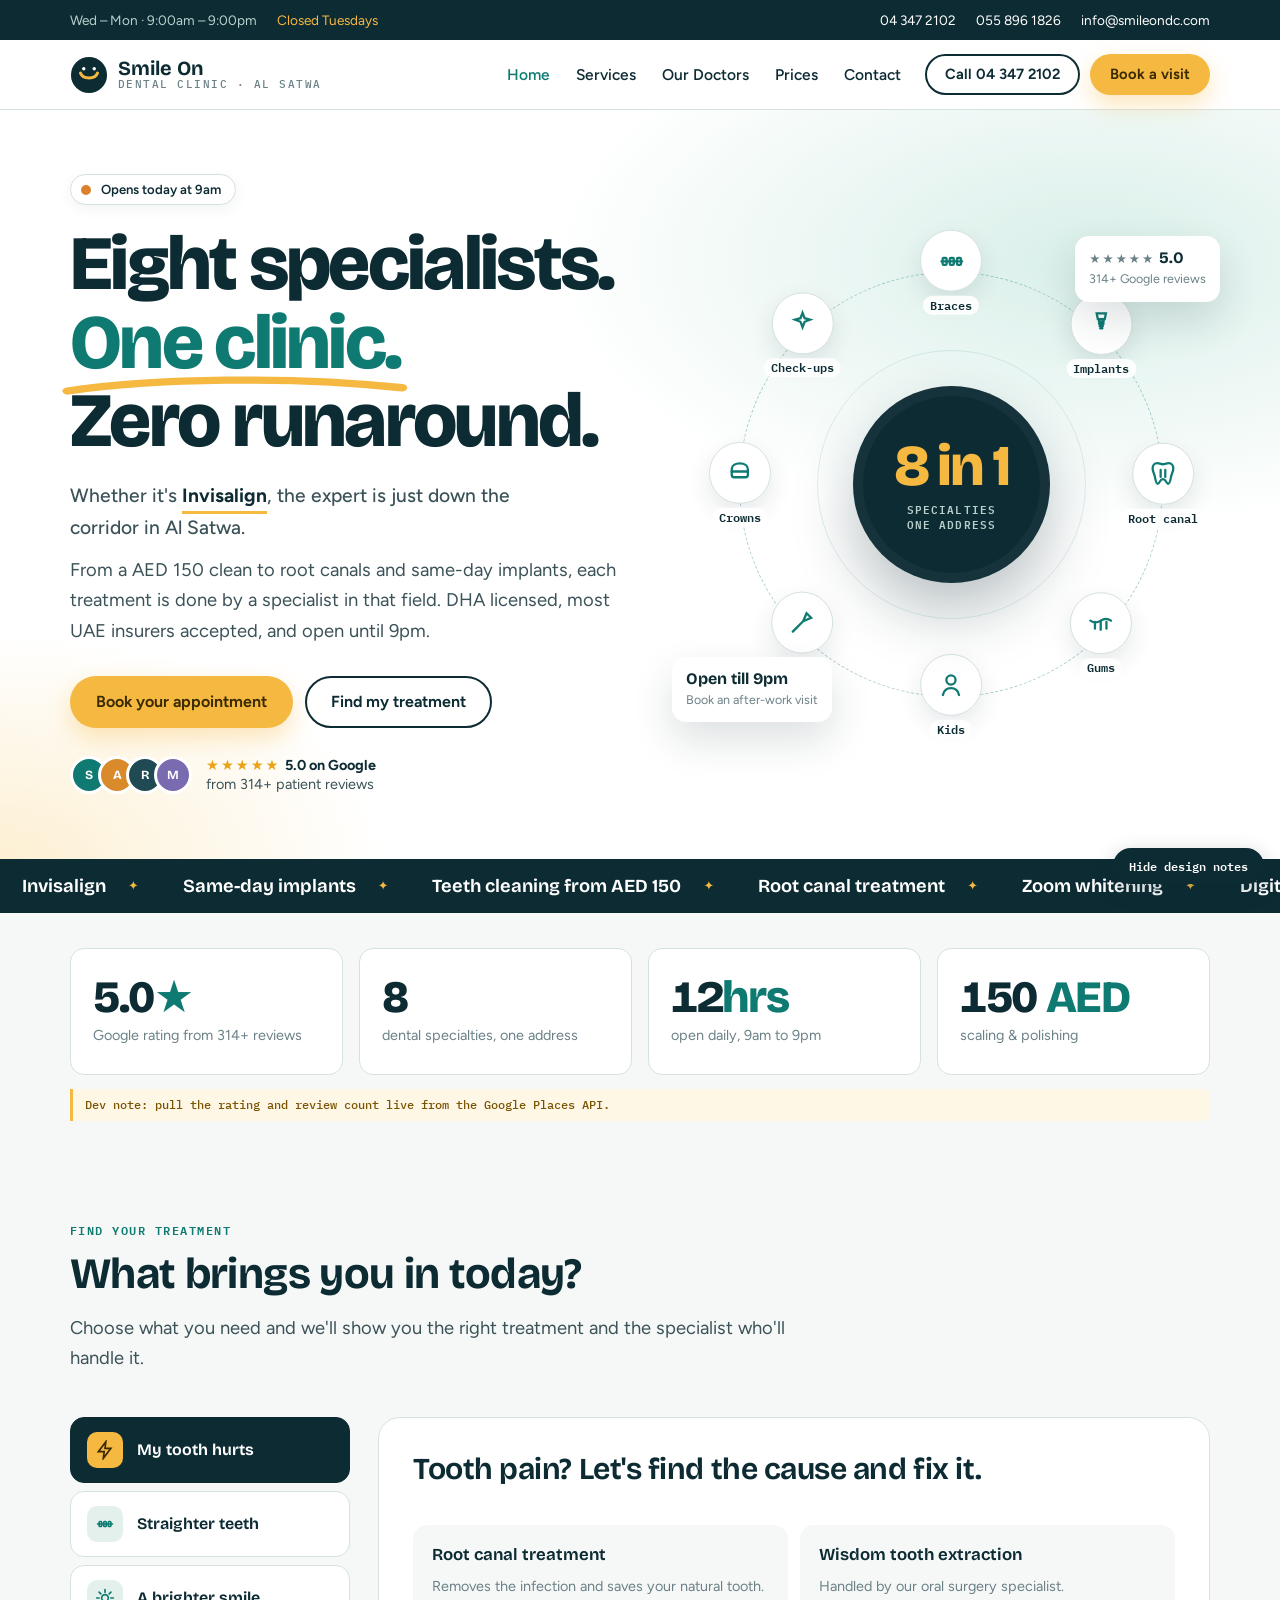
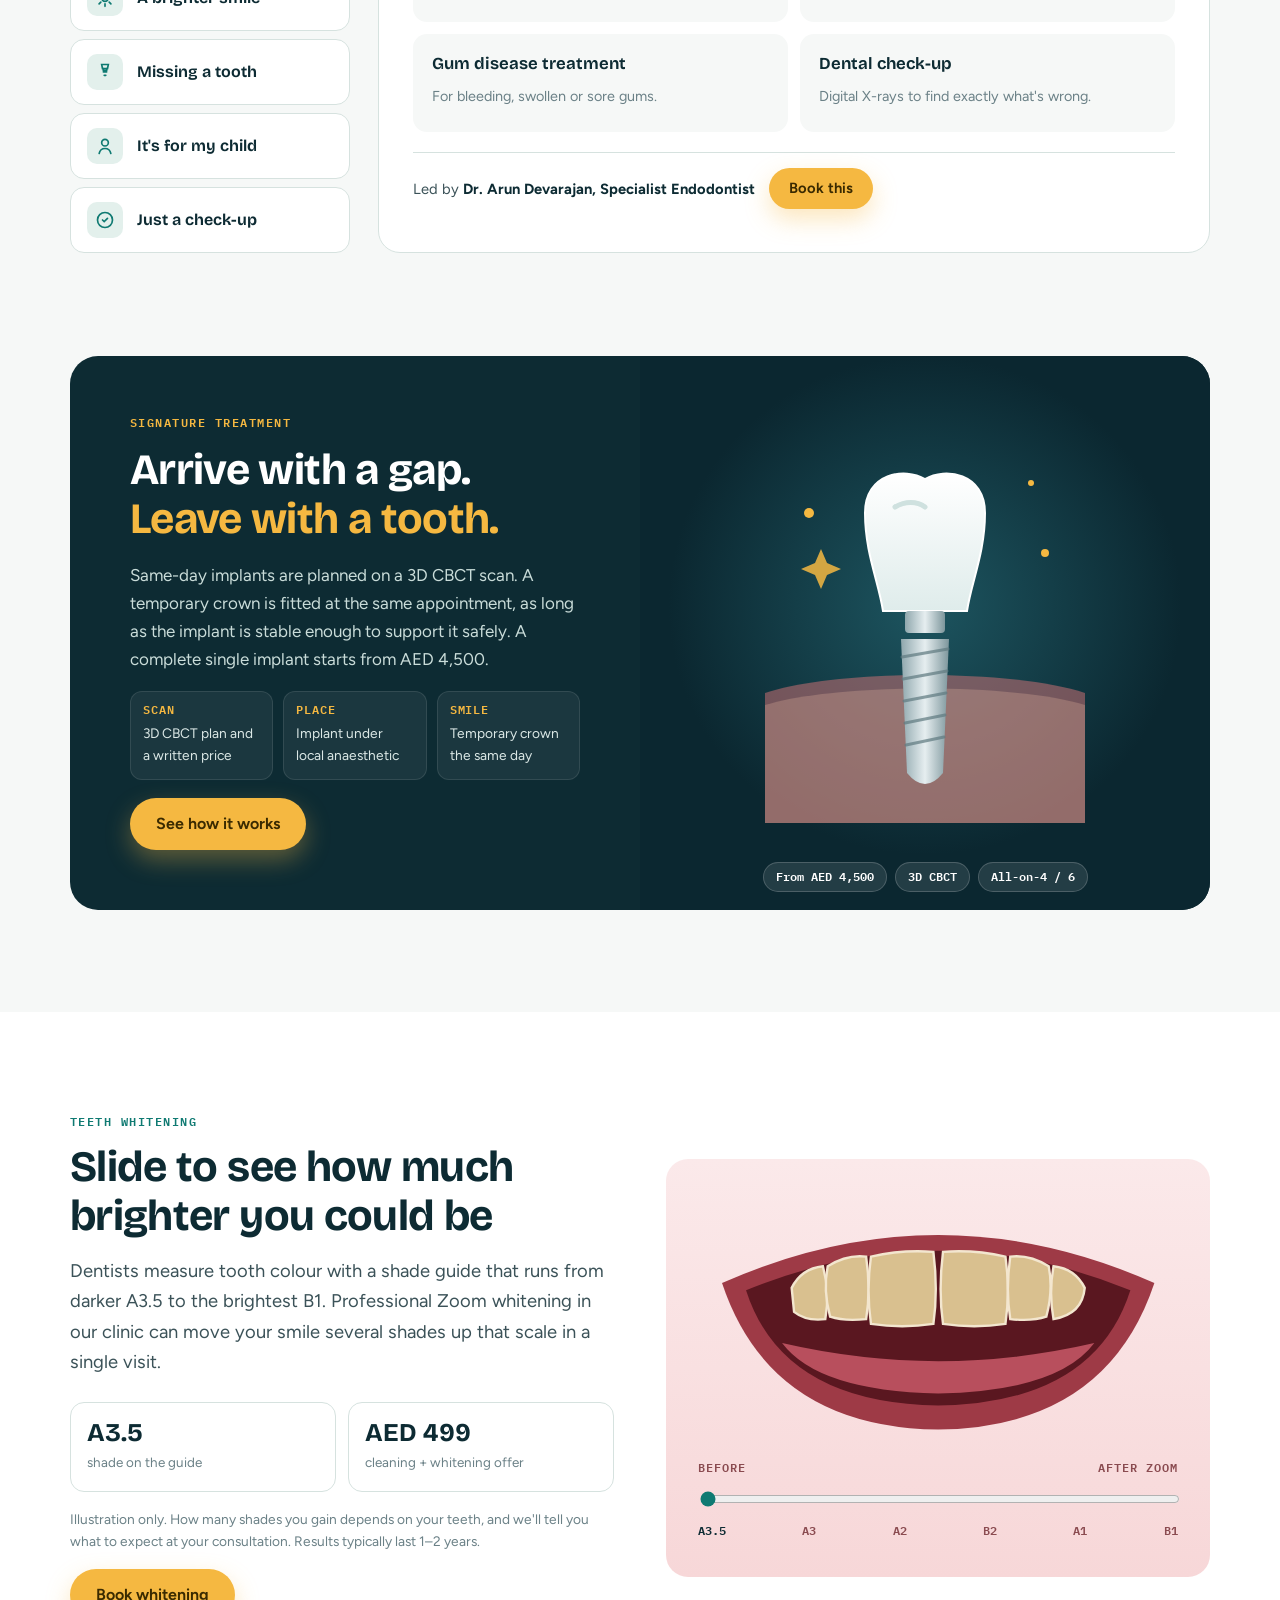
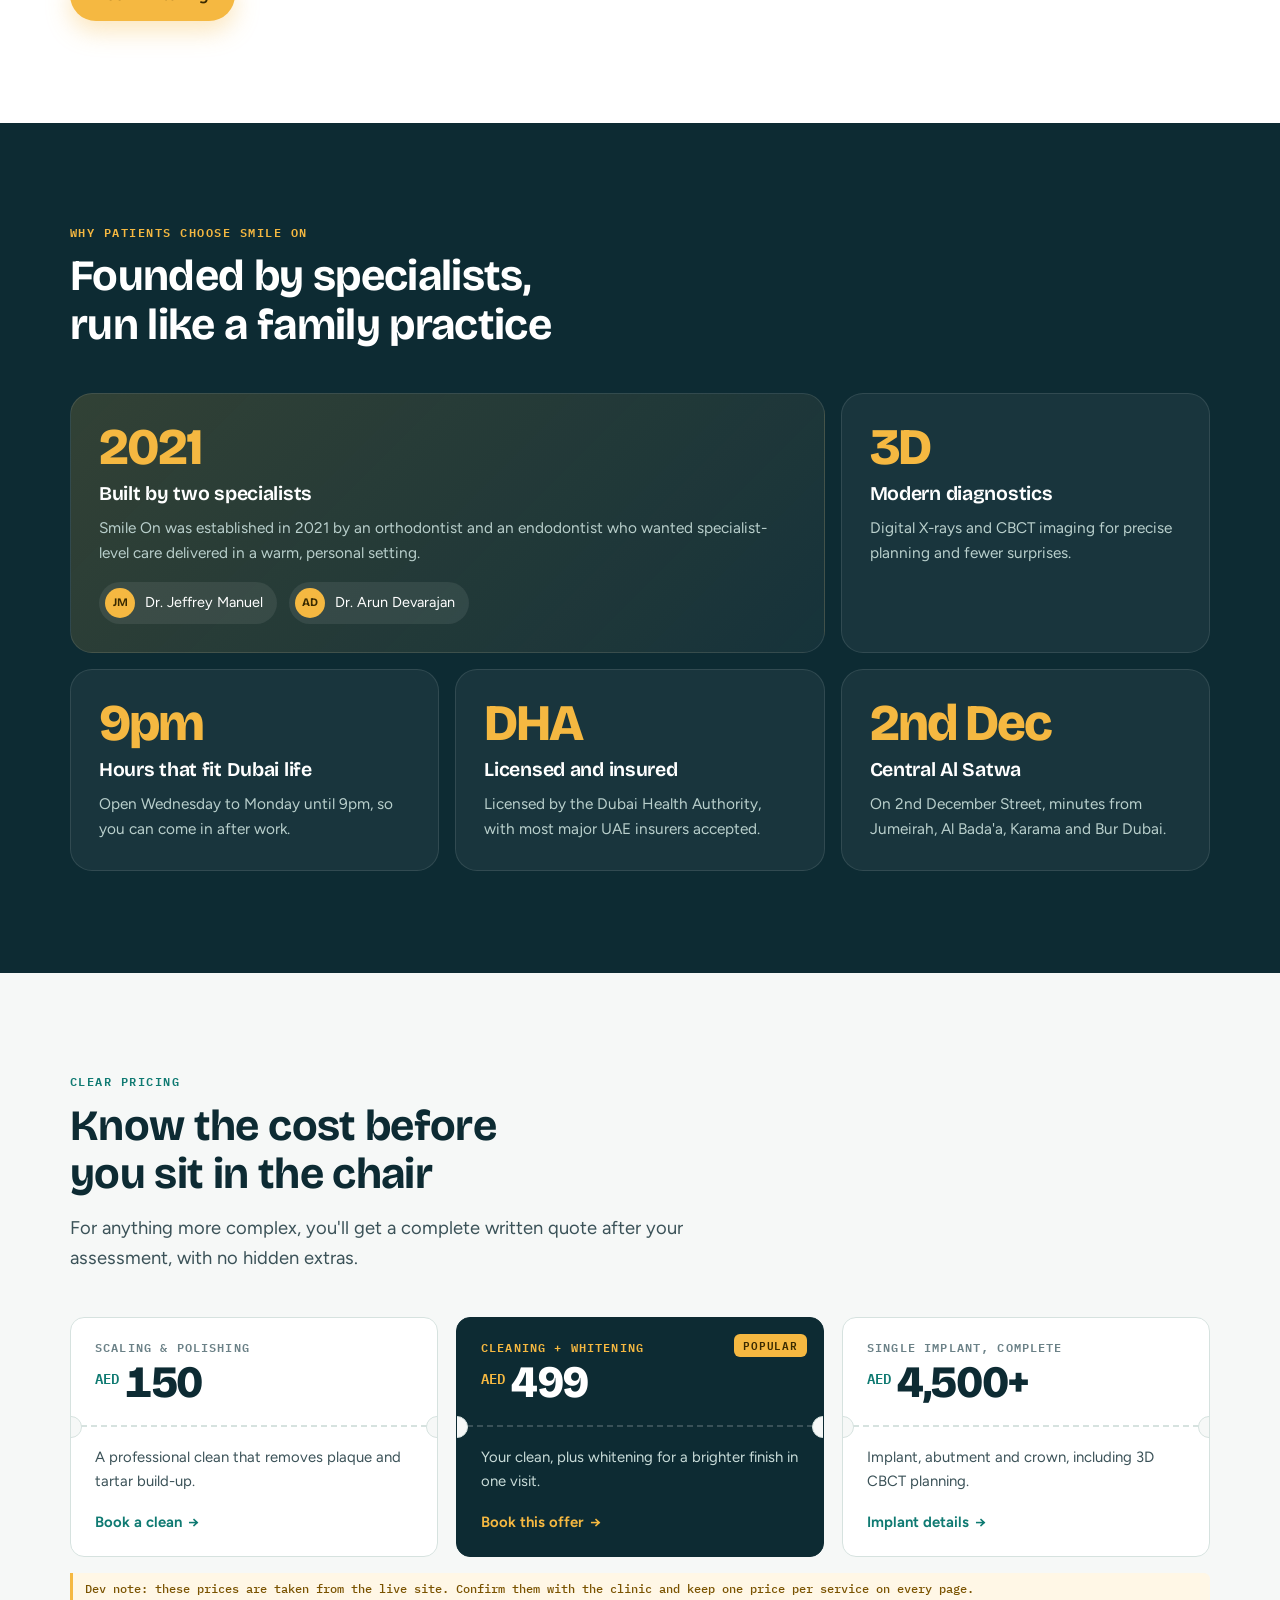
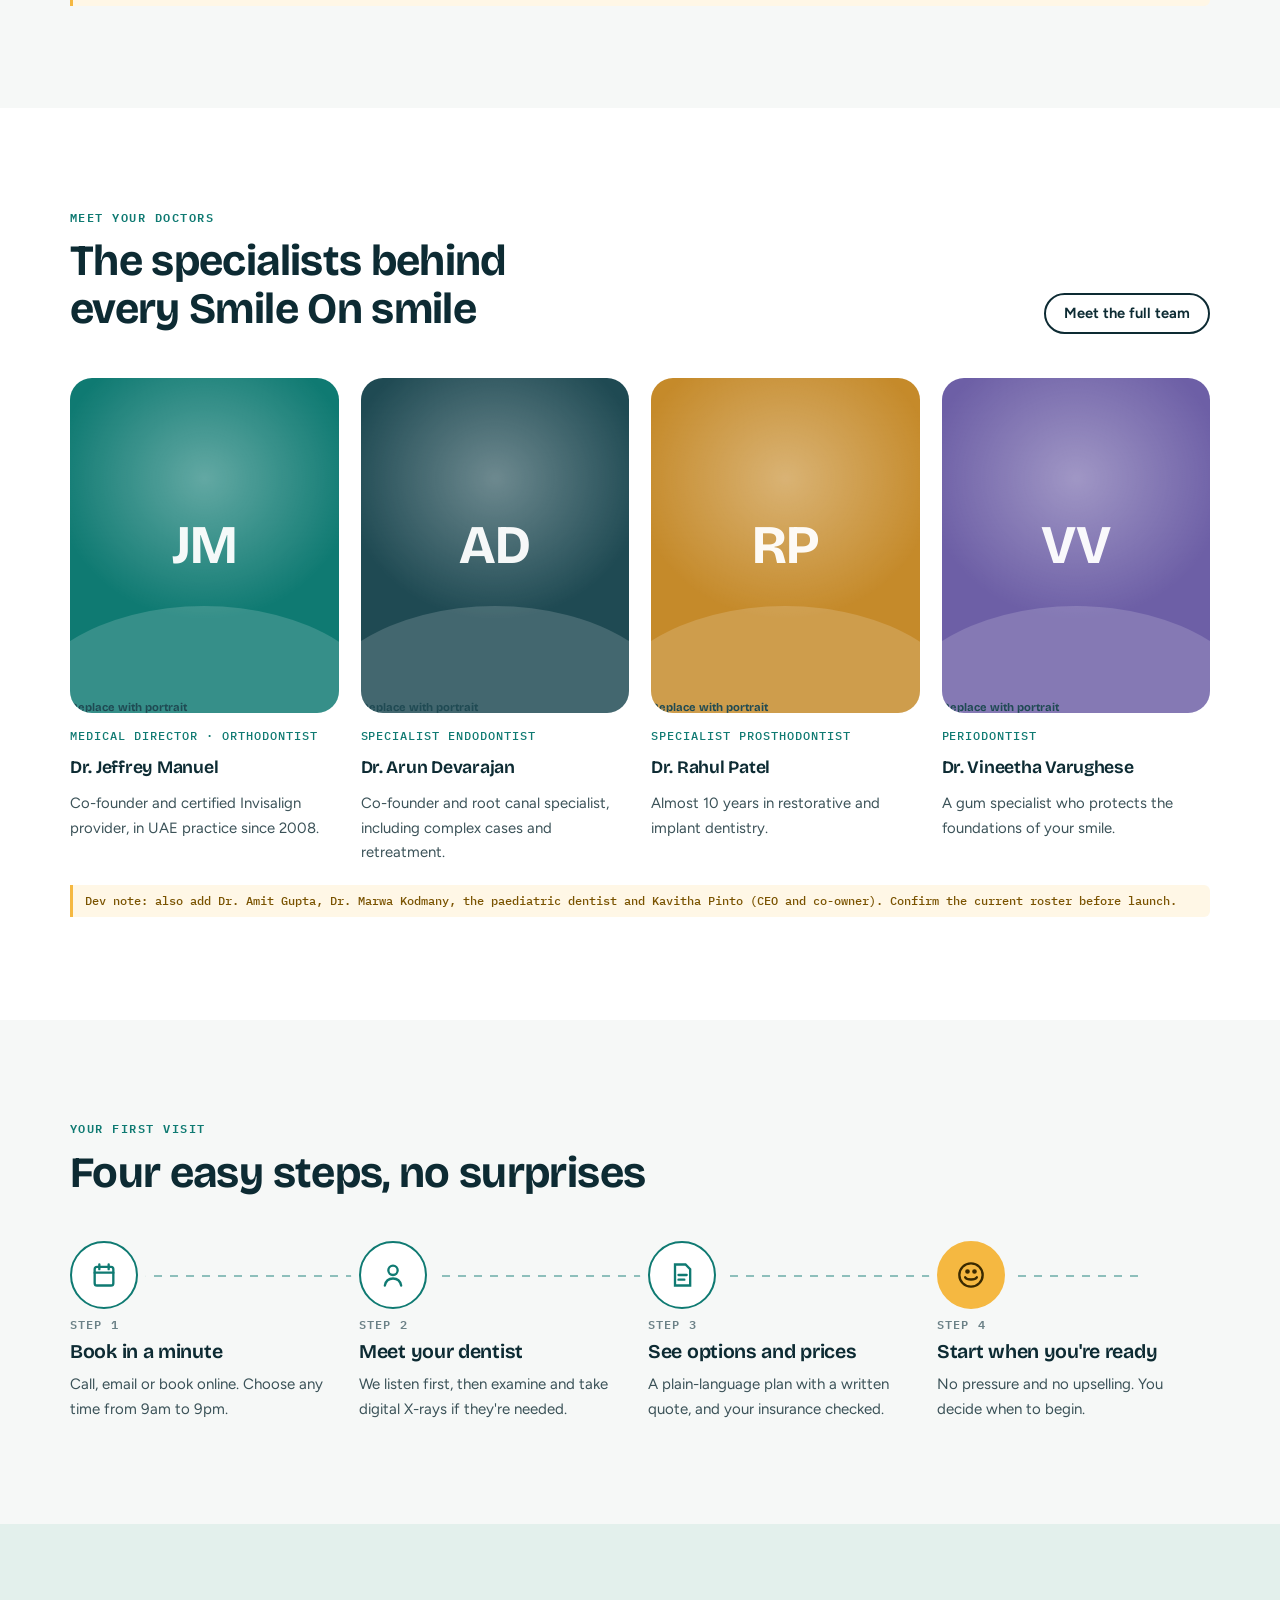
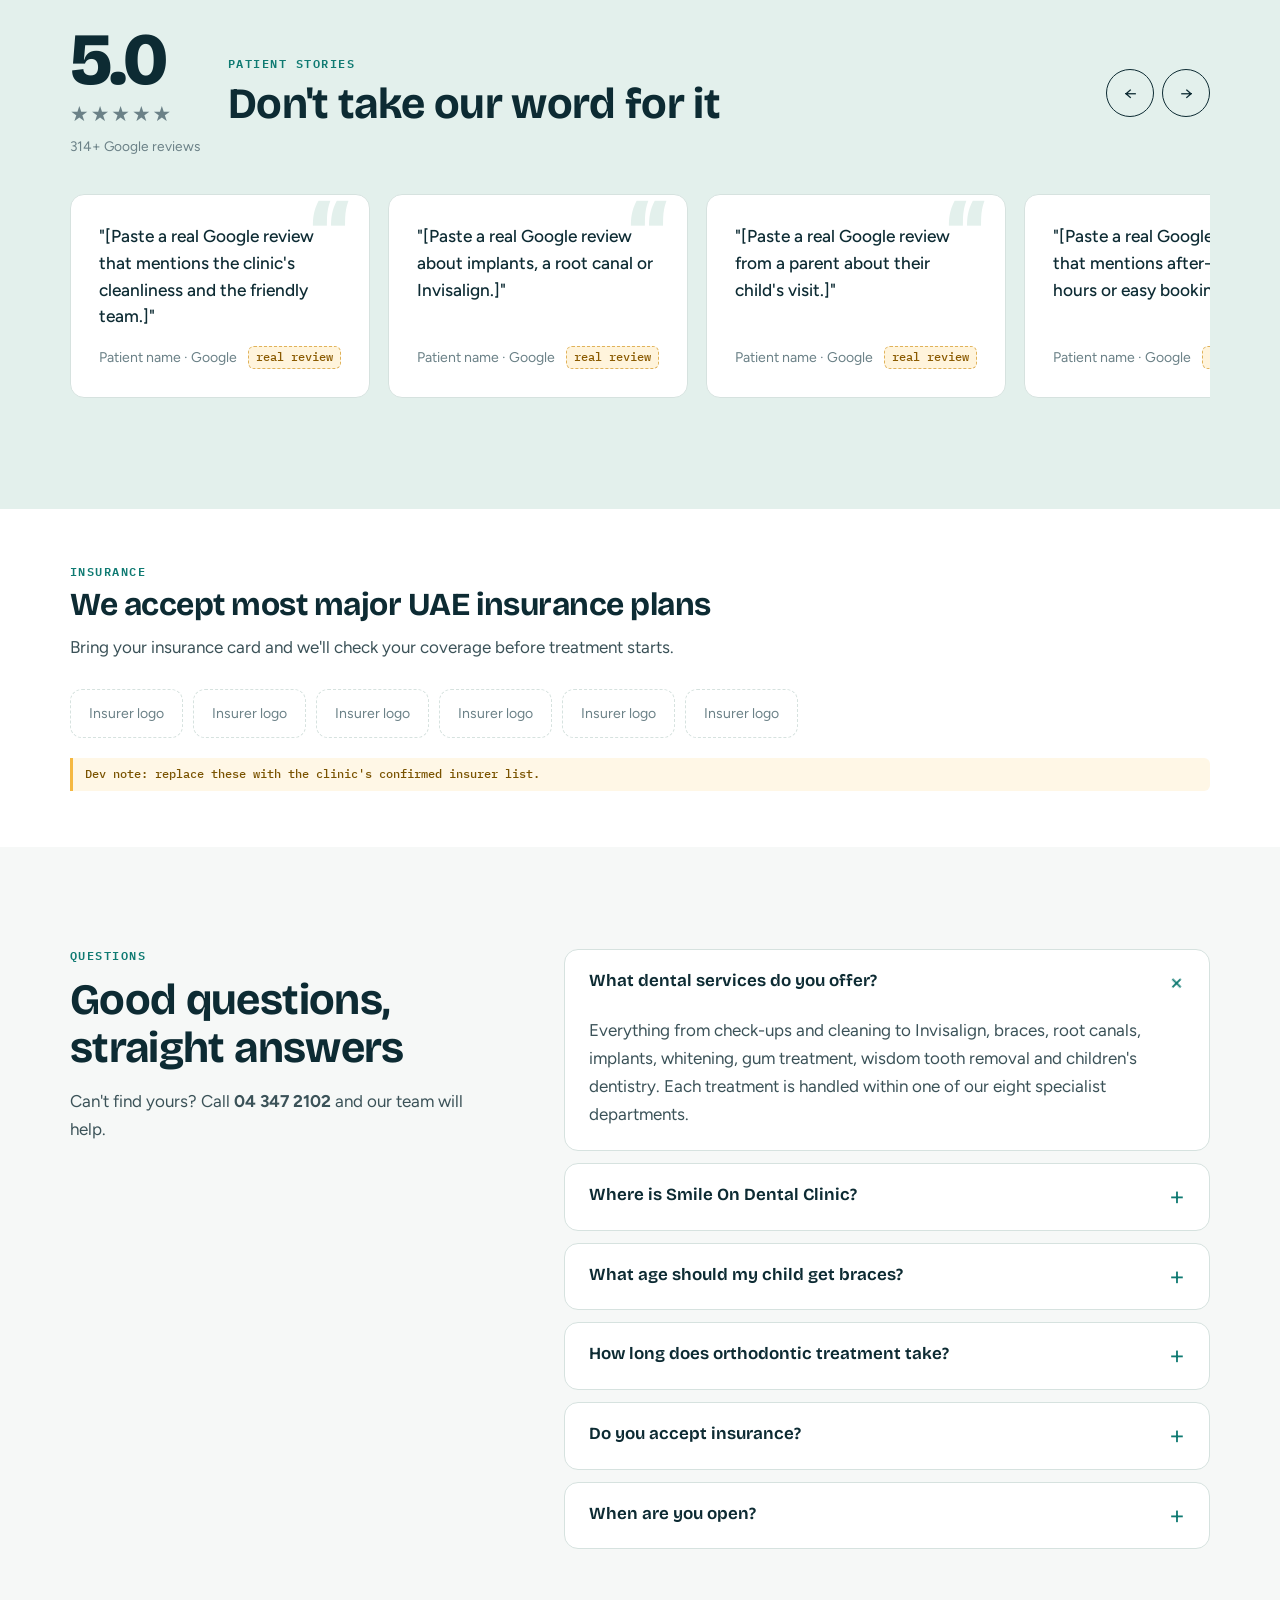
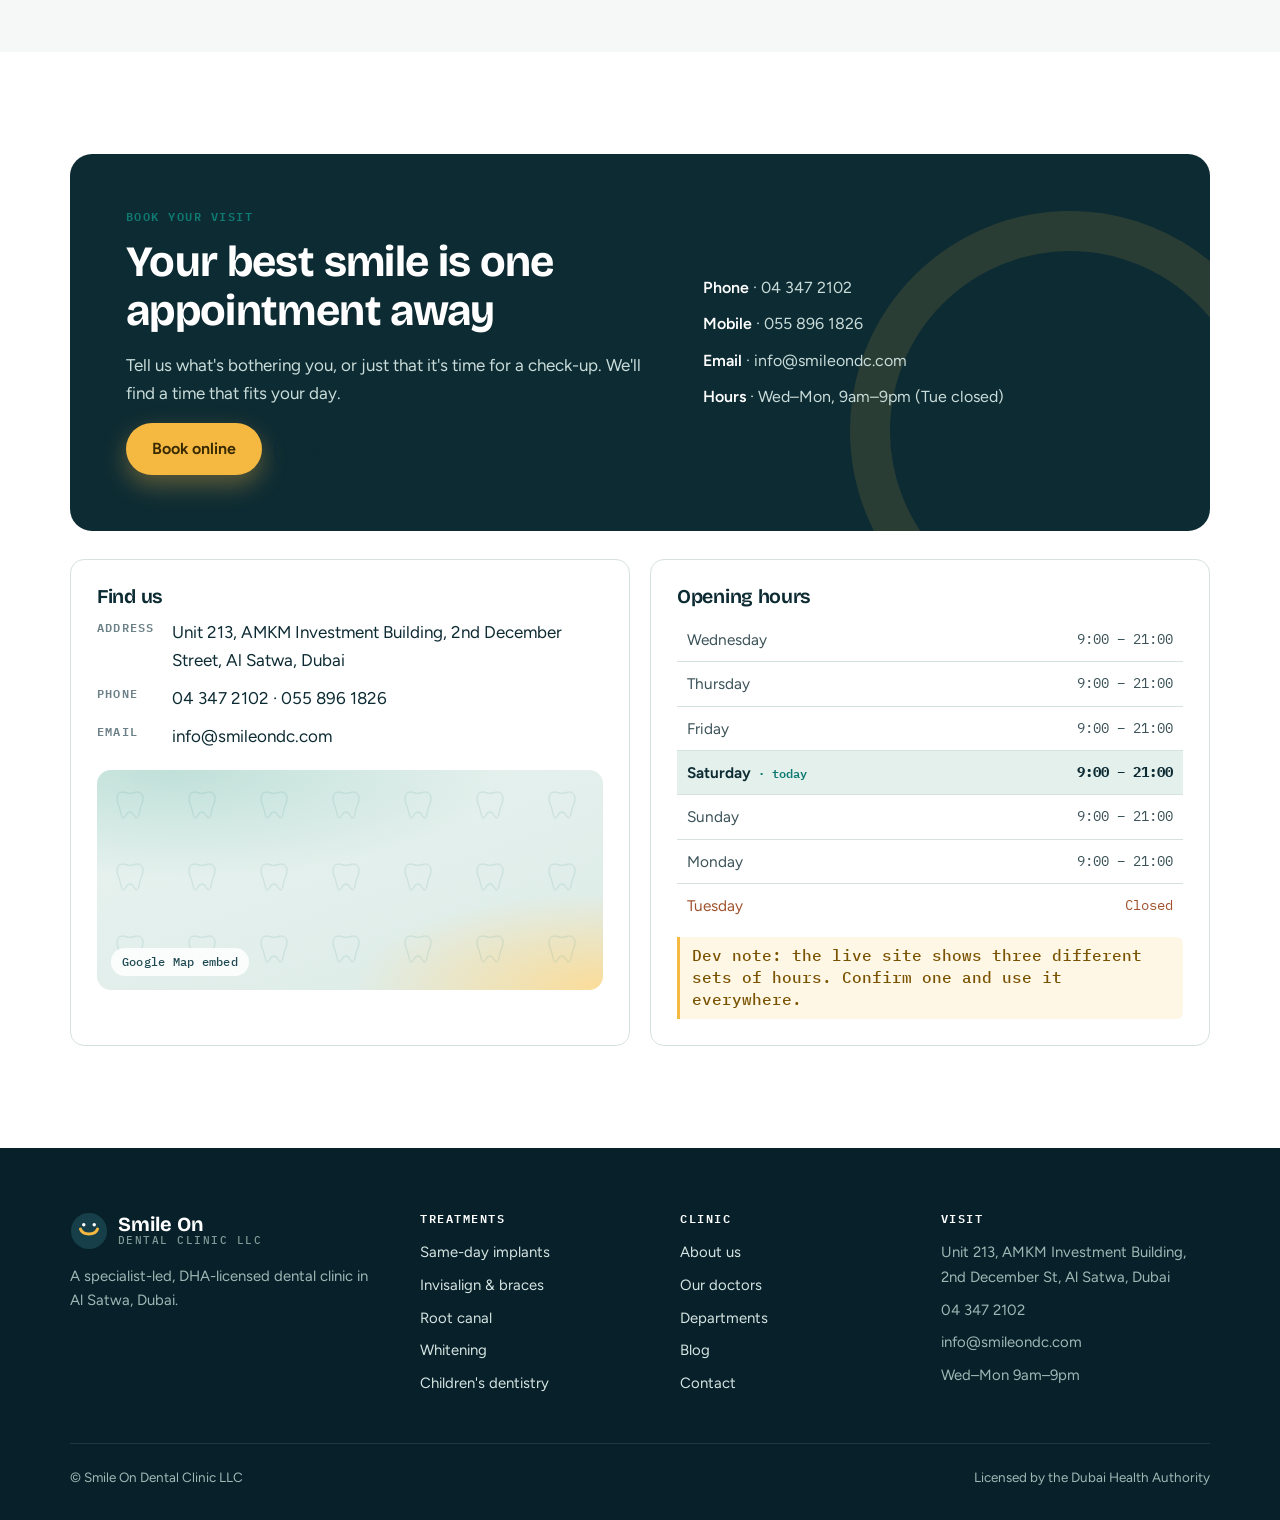
<file: smileon-redesign/standalone/home.html>
<!doctype html>
<html lang="en">
<head>
<meta charset="utf-8">
<meta name="viewport" content="width=device-width, initial-scale=1, viewport-fit=cover">
<title>Smile On Homepage</title>
<meta name="description" content="Specialist-led dental clinic in Al Satwa, Dubai. Eight dental specialties under one roof, 5.0 on Google, DHA licensed. Open Wednesday to Monday, 9am to 9pm. Book your visit.">
<link rel="preconnect" href="https://fonts.googleapis.com">
<link rel="preconnect" href="https://fonts.gstatic.com" crossorigin>
<link rel="stylesheet" href="https://fonts.googleapis.com/css2?family=Bricolage+Grotesque:opsz,wght@12..96,500;12..96,650;12..96,700;12..96,800&family=Figtree:wght@400;500;600;650&family=IBM+Plex+Mono:wght@500;600&display=swap">
<style>
/* Smile On Dental Clinic — redesign stylesheet
   Layout concept: "open clinic" — wide porcelain bands, a deep lagoon-ink anchor colour,
   and one sunlit accent reserved for the booking action. */
:root {
  --ink: #0d2b33;          /* lagoon ink: headings, dark bands */
  --ink-2: #1f4a53;
  --body: #3b5258;         /* running text */
  --muted: #6b8187;
  --porcelain: #f6f8f7;    /* page ground */
  --paper: #ffffff;
  --mint: #e3f0ec;         /* soft band */
  --line: #d6e2df;
  --teal: #0f7a72;         /* links, icons */
  --sun: #f5b841;          /* booking accent — used only for primary CTA */
  --sun-ink: #3a2a00;
  --star: #e8a317;

  --f-display: "Bricolage Grotesque", "Avenir Next", "Segoe UI", system-ui, sans-serif;
  --f-body: "Figtree", "Segoe UI", system-ui, -apple-system, sans-serif;
  --f-mono: "IBM Plex Mono", ui-monospace, "SFMono-Regular", Menlo, monospace;

  --r-s: 8px;
  --r-m: 14px;
  --r-l: 22px;
  --wrap: 1180px;
  color-scheme: light;
}

* { box-sizing: border-box; }
html { scroll-behavior: smooth; }
@media (prefers-reduced-motion: reduce) { html { scroll-behavior: auto; } * { transition: none !important; animation: none !important; } }
body {
  margin: 0; background: var(--porcelain); color: var(--body);
  font: 400 17px/1.65 var(--f-body);
  -webkit-font-smoothing: antialiased;
}
img { max-width: 100%; display: block; }
a { color: var(--teal); text-underline-offset: 3px; }
a:focus-visible, button:focus-visible, summary:focus-visible, input:focus-visible, select:focus-visible {
  outline: 3px solid var(--sun); outline-offset: 3px; border-radius: 6px;
}
h1, h2, h3, h4 { font-family: var(--f-display); color: var(--ink); line-height: 1.12; margin: 0; text-wrap: balance; letter-spacing: -0.015em; }
h1 { font-size: clamp(2.3rem, 5.2vw, 4.1rem); font-weight: 700; }
h2 { font-size: clamp(1.8rem, 3.4vw, 2.7rem); font-weight: 700; }
h3 { font-size: 1.22rem; font-weight: 650; }
p { margin: 0; }
.wrap {
  max-width: var(--wrap); margin-inline: auto;
  padding-left: max(20px, env(safe-area-inset-left, 0px));
  padding-right: max(20px, env(safe-area-inset-right, 0px));
}
.band { padding-block: clamp(56px, 8vw, 104px); }
.band--mint { background: var(--mint); }
.band--paper { background: var(--paper); }
.band--ink { background: var(--ink); color: #c9dcd9; }
.band--ink h2, .band--ink h3 { color: #fff; }
.eyebrow {
  font: 600 0.78rem/1 var(--f-mono); letter-spacing: 0.12em; text-transform: uppercase;
  color: var(--teal); display: inline-flex; gap: 10px; align-items: center;
}
.band--ink .eyebrow { color: var(--sun); }
.lede { font-size: 1.15rem; max-width: 60ch; }
.section-head { display: grid; gap: 14px; max-width: 760px; margin-bottom: 44px; }
.section-head--split { max-width: none; grid-template-columns: 1fr auto; align-items: end; gap: 24px; }
@media (max-width: 760px) { .section-head--split { grid-template-columns: 1fr; } }

/* Buttons */
.btn {
  display: inline-flex; align-items: center; justify-content: center; gap: 10px;
  font: 650 1rem/1 var(--f-body); padding: 16px 24px; border-radius: 999px;
  text-decoration: none; border: 2px solid transparent; cursor: pointer; white-space: nowrap;
  transition: transform .15s ease, background .15s ease;
}
.btn:hover { transform: translateY(-1px); }
.btn--book { background: var(--sun); color: var(--sun-ink); }
.btn--book:hover { background: #f8c55f; }
.btn--ghost { border-color: var(--ink); color: var(--ink); background: transparent; }
.band--ink .btn--ghost, .hero--ink .btn--ghost { border-color: rgba(255,255,255,.55); color: #fff; }
.btn--small { padding: 11px 18px; font-size: .92rem; }
.btn-row { display: flex; flex-wrap: wrap; gap: 12px; }

/* Utility bar + header */
.utility { background: var(--ink); color: #b9cfcc; font-size: .85rem; }
.utility .wrap { display: flex; flex-wrap: wrap; gap: 6px 24px; justify-content: space-between; padding-block: 9px; }
.utility a { color: #fff; text-decoration: none; }
.utility .u-group { display: flex; flex-wrap: wrap; gap: 6px 20px; }
.utility .closed { color: var(--sun); }
.site-header {
  position: sticky; top: env(safe-area-inset-top, 0px); z-index: 20;
  background: rgba(255,255,255,.94); backdrop-filter: blur(10px); border-bottom: 1px solid var(--line);
}
.site-header .wrap { display: flex; align-items: center; gap: 24px; padding-block: 14px; }
.logo { display: flex; align-items: center; gap: 10px; text-decoration: none; color: var(--ink); font: 700 1.25rem/1 var(--f-display); }
.logo-mark { width: 38px; height: 38px; flex: none; }
.logo small { display: block; font: 500 .66rem/1.3 var(--f-mono); letter-spacing: .14em; text-transform: uppercase; color: var(--muted); }
.nav { display: flex; gap: 26px; margin-left: auto; }
.nav a { color: var(--ink); text-decoration: none; font-weight: 550; font-size: .97rem; }
.nav a[aria-current="page"] { color: var(--teal); }
.header-cta { display: flex; gap: 10px; }
@media (max-width: 980px) { .nav { display: none; } .header-cta { margin-left: auto; } }
@media (max-width: 520px) { .header-cta .btn--ghost { display: none; } }

/* Trust strip */
.trust { display: grid; grid-template-columns: repeat(4, 1fr); gap: 0; border: 1px solid var(--line); border-radius: var(--r-m); background: var(--paper); }
.trust > div { padding: 20px 22px; display: grid; gap: 4px; }
.trust > div + div { border-left: 1px solid var(--line); }
.trust b { font: 700 1.5rem/1.1 var(--f-display); color: var(--ink); }
.trust span { font-size: .88rem; color: var(--muted); }
@media (max-width: 860px) {
  .trust { grid-template-columns: 1fr 1fr; }
  .trust > div:nth-child(3) { border-left: 0; }
  .trust > div:nth-child(n+3) { border-top: 1px solid var(--line); }
}
.stars { color: var(--star); letter-spacing: 2px; }

/* Placeholders for real photography */
.photo {
  position: relative; border-radius: var(--r-l); overflow: hidden; background:
    radial-gradient(120% 90% at 20% 10%, #cfe6e0 0%, transparent 60%),
    radial-gradient(90% 80% at 90% 90%, #fbe3ad 0%, transparent 55%),
    #e6efec;
  min-height: 260px; display: flex; align-items: flex-end;
}
.photo .photo-note {
  margin: 14px; padding: 7px 11px; border-radius: 999px; background: rgba(255,255,255,.88);
  font: 500 .74rem/1.2 var(--f-mono); color: var(--ink-2); letter-spacing: .02em;
}

/* Cards */
.card { background: var(--paper); border: 1px solid var(--line); border-radius: var(--r-m); padding: 26px; display: grid; gap: 10px; align-content: start; }
.card p { font-size: .97rem; }
.ico { width: 46px; height: 46px; border-radius: 12px; background: var(--mint); display: grid; place-items: center; color: var(--teal); }
.ico svg { width: 24px; height: 24px; }
.more { font-weight: 650; text-decoration: none; display: inline-flex; gap: 6px; align-items: center; margin-top: 4px; }
.more::after { content: "→"; transition: transform .15s; }
.more:hover::after { transform: translateX(3px); }

.grid-2 { display: grid; grid-template-columns: repeat(2, minmax(0,1fr)); gap: 20px; }
.grid-3 { display: grid; grid-template-columns: repeat(3, minmax(0,1fr)); gap: 20px; }
.grid-4 { display: grid; grid-template-columns: repeat(4, minmax(0,1fr)); gap: 20px; }
@media (max-width: 980px) { .grid-4 { grid-template-columns: repeat(2, minmax(0,1fr)); } .grid-3 { grid-template-columns: repeat(2, minmax(0,1fr)); } }
@media (max-width: 640px) { .grid-2, .grid-3, .grid-4 { grid-template-columns: 1fr; } }

/* Price tags */
.price { font: 600 .8rem/1 var(--f-mono); color: var(--teal); background: var(--mint); padding: 6px 10px; border-radius: 999px; justify-self: start; }
.price--sun { background: #fdeccb; color: #7a5300; }

/* Doctor cards */
.doc { display: grid; gap: 14px; align-content: start; }
.doc .portrait { aspect-ratio: 4 / 5; min-height: 0; max-width: 100%; }
.doc h3 { font-size: 1.1rem; }
.doc .role { font: 500 .78rem/1.3 var(--f-mono); color: var(--teal); text-transform: uppercase; letter-spacing: .08em; }
.doc p { font-size: .93rem; }

/* Steps (a real sequence) */
.steps { list-style: none; margin: 0; padding: 0; display: grid; gap: 0; counter-reset: step; }
.steps li { counter-increment: step; display: grid; grid-template-columns: 64px 1fr; gap: 20px; padding-block: 22px; border-top: 1px solid var(--line); }
.steps li:last-child { border-bottom: 1px solid var(--line); }
.steps li::before { content: counter(step, decimal-leading-zero); font: 600 1.4rem/1 var(--f-mono); color: var(--teal); padding-top: 4px; }
.band--ink .steps li { border-color: rgba(255,255,255,.14); }
.band--ink .steps li::before { color: var(--sun); }
.steps h3 { margin-bottom: 6px; }
.steps .when { font: 500 .78rem/1 var(--f-mono); color: var(--muted); letter-spacing: .06em; text-transform: uppercase; display: block; margin-bottom: 8px; }
.band--ink .steps .when { color: #8fb3ae; }

/* Testimonials */
.quote { background: var(--paper); border-radius: var(--r-m); padding: 28px; display: grid; gap: 16px; align-content: space-between; border: 1px solid var(--line); }
.quote blockquote { margin: 0; font: 500 1.08rem/1.55 var(--f-body); color: var(--ink); }
.quote footer { font-size: .88rem; color: var(--muted); display: flex; justify-content: space-between; gap: 10px; flex-wrap: wrap; }
.placeholder-flag { font: 500 .72rem/1.3 var(--f-mono); color: #8a5a00; background: #fff4dc; border: 1px dashed #e0b25a; border-radius: 6px; padding: 3px 7px; }

/* FAQ */
.faq { display: grid; gap: 12px; }
.faq details { background: var(--paper); border: 1px solid var(--line); border-radius: var(--r-m); padding: 0 24px; }
.faq summary { cursor: pointer; list-style: none; padding-block: 20px; font: 650 1.06rem/1.35 var(--f-display); color: var(--ink); display: flex; justify-content: space-between; gap: 18px; }
.faq summary::-webkit-details-marker { display: none; }
.faq summary::after { content: "+"; font: 400 1.6rem/1 var(--f-body); color: var(--teal); transition: transform .2s; }
.faq details[open] summary::after { transform: rotate(45deg); }
.faq details p { padding-bottom: 22px; max-width: 70ch; }

/* Tables */
.table-scroll { overflow-x: auto; border: 1px solid var(--line); border-radius: var(--r-m); background: var(--paper); }
table { border-collapse: collapse; width: 100%; min-width: 560px; font-size: .96rem; }
th, td { text-align: left; padding: 16px 20px; border-bottom: 1px solid var(--line); vertical-align: top; }
th { font: 600 .76rem/1.2 var(--f-mono); letter-spacing: .08em; text-transform: uppercase; color: var(--muted); background: var(--porcelain); }
tr:last-child td { border-bottom: 0; }
td.num { font-family: var(--f-mono); font-variant-numeric: tabular-nums; color: var(--ink); white-space: nowrap; }

/* Booking band */
.book-band { border-radius: var(--r-l); background: var(--ink); color: #c9dcd9; padding: clamp(32px, 5vw, 56px); display: grid; grid-template-columns: 1.2fr 1fr; gap: 36px; align-items: center; }
.book-band h2 { color: #fff; }
.book-band .contact-lines { display: grid; gap: 10px; font-size: 1rem; }
.book-band .contact-lines b { color: #fff; font-weight: 600; }
@media (max-width: 860px) { .book-band { grid-template-columns: 1fr; } }

/* Footer */
.site-footer { background: #08202a; color: #9fb7b4; font-size: .93rem; padding-block: 64px 32px; }
.site-footer h4 { color: #fff; font: 600 .78rem/1 var(--f-mono); letter-spacing: .12em; text-transform: uppercase; margin-bottom: 16px; }
.site-footer a { color: #d5e5e2; text-decoration: none; }
.site-footer ul { list-style: none; margin: 0; padding: 0; display: grid; gap: 8px; }
.foot-grid { display: grid; grid-template-columns: 1.4fr 1fr 1fr 1.2fr; gap: 36px; }
.foot-base { border-top: 1px solid rgba(255,255,255,.1); margin-top: 48px; padding-top: 22px; display: flex; flex-wrap: wrap; gap: 10px 24px; justify-content: space-between; font-size: .84rem; }
@media (max-width: 860px) { .foot-grid { grid-template-columns: 1fr 1fr; } }
@media (max-width: 520px) { .foot-grid { grid-template-columns: 1fr; } }

/* Mobile sticky action bar */
.mobile-bar { display: none; }
@media (max-width: 760px) {
  .mobile-bar {
    display: grid; grid-template-columns: 1fr 1fr; gap: 10px; position: fixed; left: 0; right: 0; bottom: 0; z-index: 30;
    padding: 10px max(14px, env(safe-area-inset-right, 0px)) calc(10px + env(safe-area-inset-bottom, 0px)) max(14px, env(safe-area-inset-left, 0px));
    background: rgba(255,255,255,.96); border-top: 1px solid var(--line);
  }
  .mobile-bar .btn { padding: 14px 12px; }
  body { padding-bottom: 76px; }
}

/* Design annotation for the developer */
.dev-note { font: 500 .74rem/1.4 var(--f-mono); color: #7a5300; background: #fff7e6; border-left: 3px solid var(--sun); padding: 8px 12px; border-radius: 0 6px 6px 0; }
.dev-notes-off .dev-note, .dev-notes-off .placeholder-flag, .dev-notes-off .photo-note { display: none; }
.note-toggle { position: fixed; right: max(16px, env(safe-area-inset-right, 0px)); bottom: calc(16px + env(safe-area-inset-bottom, 0px)); z-index: 40; font: 600 .78rem/1 var(--f-mono); background: var(--ink); color: #fff; border: 0; border-radius: 999px; padding: 12px 16px; cursor: pointer; box-shadow: 0 6px 20px rgba(13,43,51,.25); }
@media (max-width: 760px) { .note-toggle { bottom: calc(86px + env(safe-area-inset-bottom, 0px)); } }

/* ===== v2 visual layer ===== */
/* Illustrated placeholder: soft clinic light + faint tooth-outline pattern instead of a flat box */
.photo {
  background:
    url("data:image/svg+xml,%3Csvg xmlns='http://www.w3.org/2000/svg' width='72' height='72' viewBox='0 0 72 72'%3E%3Cpath d='M26 22c-4 0-6 3-6 6.5 0 4.5 2 6.5 3 11s1.5 8.5 3.5 8.5 2.5-6 6.5-6 4.5 6 6.5 6 2.5-4 3.5-8.5 3-6.5 3-11c0-3.5-2-6.5-6-6.5-3 0-4.5 1.5-7.5 1.5S29 22 26 22z' fill='none' stroke='%230f7a72' stroke-opacity='.10' stroke-width='1.4'/%3E%3C/svg%3E"),
    radial-gradient(120% 90% at 15% 0%, #bfe0d8 0%, transparent 55%),
    radial-gradient(90% 80% at 100% 100%, #fbdc98 0%, transparent 55%),
    linear-gradient(160deg, #e9f3f0, #dcebe7);
}
.reveal { transform: translateY(18px); transition: transform .7s cubic-bezier(.2,.7,.2,1); }
.reveal.in { transform: none; }
@media (prefers-reduced-motion: reduce) { .reveal { transform: none; } }

/* Monogram portrait (stand-in until real photography) */
.portrait-mono { position: relative; aspect-ratio: 4 / 5; max-width: 100%; border-radius: var(--r-l); overflow: hidden; display: grid; place-items: center;
  background: radial-gradient(80% 60% at 50% 30%, rgba(255,255,255,.35), transparent 70%), var(--pc, var(--teal)); }
.portrait-mono::after { content: ""; position: absolute; inset: auto -20% -38% -20%; height: 70%; border-radius: 50% 50% 0 0; background: rgba(255,255,255,.16); }
.portrait-mono span { position: relative; z-index: 1; font: 700 3.4rem/1 var(--f-display); color: rgba(255,255,255,.95); letter-spacing: -.02em; }
.portrait-mono .photo-note { position: absolute; left: 0; bottom: 0; z-index: 2; font-size: .7rem; letter-spacing: 0; color: var(--ink-2); }
.doc { transition: transform .2s ease; }
.doc:hover { transform: translateY(-4px); }
.card, .svc, .pb, .quote { transition: transform .2s ease, box-shadow .2s ease, border-color .2s ease; }
.card:hover, .pb:hover { transform: translateY(-3px); box-shadow: 0 16px 34px rgba(13,43,51,.08); }

</style>
<style>
  /* ---------- HERO ---------- */
  .hero { position: relative; overflow: hidden; padding-block: clamp(36px, 5vw, 72px) clamp(40px, 5vw, 64px);
    background: radial-gradient(70% 60% at 85% 20%, #d9efe9 0%, transparent 60%), radial-gradient(50% 50% at 0% 100%, #fdf0d3 0%, transparent 60%), var(--paper); }
  .hero-grid { display: grid; grid-template-columns: minmax(0,1.05fr) minmax(0,.95fr); gap: clamp(24px, 4vw, 56px); align-items: center; }
  .status { display: inline-flex; align-items: center; gap: 10px; padding: 8px 14px 8px 10px; border-radius: 999px; background: var(--paper); border: 1px solid var(--line); font: 600 .82rem/1 var(--f-body); color: var(--ink); box-shadow: 0 4px 14px rgba(13,43,51,.06); }
  .status i { width: 10px; height: 10px; border-radius: 50%; background: #2bb673; box-shadow: 0 0 0 0 rgba(43,182,115,.5); animation: ping 2s infinite; }
  .status.closed i { background: #d9822b; animation: none; }
  @keyframes ping { 0% { box-shadow: 0 0 0 0 rgba(43,182,115,.45); } 80%,100% { box-shadow: 0 0 0 10px rgba(43,182,115,0); } }
  .hero h1 { margin-top: 20px; font-size: clamp(2.5rem, 6vw, 4.8rem); font-weight: 800; letter-spacing: -.035em; line-height: 1.02; }
  .hero h1 .hl { position: relative; white-space: nowrap; color: var(--teal); }
  .hero h1 .hl svg { position: absolute; left: -2%; bottom: -.12em; width: 104%; height: .32em; overflow: visible; }
  .hero h1 .hl path { stroke-dasharray: 400; stroke-dashoffset: 0; animation: draw 1.2s .3s cubic-bezier(.6,.1,.2,1) both; }
  @keyframes draw { from { stroke-dashoffset: 400; } to { stroke-dashoffset: 0; } }
  .rotator { display: block; margin-top: 22px; font: 500 1.2rem/1.5 var(--f-body); color: var(--body); max-width: 40ch; }
  .rotator b { color: var(--ink); display: inline-block; border-bottom: 3px solid var(--sun); transition: opacity .25s; }
  .hero .lede { margin-top: 12px; }
  .hero .btn-row { margin-top: 30px; }
  .btn--book { box-shadow: 0 10px 24px rgba(245,184,65,.35); }
  .hero-proof { display: flex; align-items: center; gap: 14px; margin-top: 28px; flex-wrap: wrap; }
  .avatars { display: flex; }
  .avatars span { width: 38px; height: 38px; border-radius: 50%; border: 3px solid var(--paper); margin-left: -10px; display: grid; place-items: center; font: 700 .78rem/1 var(--f-display); color: #fff; }
  .avatars span:first-child { margin-left: 0; }
  .hero-proof p { font-size: .9rem; line-height: 1.35; }
  .hero-proof b { color: var(--ink); }

  /* Specialist orbit: 8 departments around one clinic */
  .orbit-wrap { position: relative; width: min(100%, 520px); aspect-ratio: 1 / 1; margin-inline: auto; }
  .orbit-ring { position: absolute; inset: 9%; border-radius: 50%; border: 1.5px dashed rgba(15,122,114,.35); }
  .orbit-ring.r2 { inset: 24%; border-style: solid; border-color: rgba(15,122,114,.12); }
  .orbit { position: absolute; inset: 0; animation: spin 60s linear infinite; }
  .orbit-wrap:hover .orbit, .orbit-wrap:hover .orb { animation-play-state: paused; }
  @keyframes spin { to { transform: rotate(360deg); } }
  @keyframes unspin { to { transform: rotate(-360deg); } }
  .orb-slot { position: absolute; inset: 0; transform: rotate(calc(var(--i) * 45deg)); pointer-events: none; }
  .orb { position: absolute; left: 50%; top: 9%; transform: translate(-50%, -50%) rotate(calc(var(--i) * -45deg)); pointer-events: auto; }
  .orb > a { display: grid; justify-items: center; gap: 4px; text-decoration: none; animation: unspin 60s linear infinite; }
  .orb .dot { width: clamp(46px, 9vw, 62px); height: clamp(46px, 9vw, 62px); border-radius: 50%; display: grid; place-items: center; background: var(--paper); border: 1px solid var(--line); box-shadow: 0 10px 24px rgba(13,43,51,.10); color: var(--teal); transition: transform .2s, background .2s, color .2s; }
  .orb .dot svg { width: 46%; height: 46%; }
  .orb a:hover .dot, .orb a:focus-visible .dot { transform: scale(1.12); background: var(--ink); color: var(--sun); }
  .orb .lbl { font: 600 .72rem/1.1 var(--f-mono); color: var(--ink); background: rgba(255,255,255,.9); padding: 3px 7px; border-radius: 999px; white-space: nowrap; }
  .core { position: absolute; inset: 31%; border-radius: 50%; background: var(--ink); display: grid; place-items: center; text-align: center; box-shadow: 0 30px 60px rgba(13,43,51,.28), inset 0 0 0 10px rgba(255,255,255,.04); }
  .core b { display: block; font: 800 clamp(2.4rem, 6vw, 3.6rem)/1 var(--f-display); color: var(--sun); letter-spacing: -.04em; }
  .core small { display: block; font: 600 .7rem/1.35 var(--f-mono); color: #b9cfcc; letter-spacing: .1em; text-transform: uppercase; margin-top: 6px; }
  .orbit-wrap .float-card { position: absolute; background: var(--paper); border-radius: var(--r-m); padding: 12px 14px; box-shadow: 0 18px 40px rgba(13,43,51,.14); display: grid; gap: 2px; z-index: 3; }
  .orbit-wrap .float-card b { font: 700 1rem/1.2 var(--f-display); color: var(--ink); }
  .orbit-wrap .float-card span { font-size: .78rem; color: var(--muted); }
  .fc-a { right: -2%; top: 2%; animation: bob 5s ease-in-out infinite; }
  .fc-b { left: -4%; bottom: 4%; animation: bob 6s ease-in-out -2s infinite; }
  @keyframes bob { 50% { transform: translateY(-8px); } }
  @media (max-width: 900px) { .hero-grid { grid-template-columns: 1fr; } .orbit-wrap { width: min(100%, 420px); } }
  @media (max-width: 460px) { .orb .lbl { font-size: .62rem; } .fc-a, .fc-b { display: none; } }

  /* ---------- MARQUEE ---------- */
  .marquee { background: var(--ink); color: #fff; overflow: hidden; padding-block: 18px; }
  .marquee-track { display: flex; width: max-content; animation: slide 38s linear infinite; }
  .marquee:hover .marquee-track { animation-play-state: paused; }
  .marquee-track span { font: 650 1.15rem/1 var(--f-display); padding-inline: 22px; display: inline-flex; align-items: center; gap: 22px; white-space: nowrap; }
  .marquee-track span::after { content: "✦"; color: var(--sun); font-size: .8rem; }
  @keyframes slide { to { transform: translateX(-50%); } }

  /* ---------- COUNTERS ---------- */
  .counters { display: grid; grid-template-columns: repeat(4, minmax(0,1fr)); gap: 16px; margin-top: -1px; }
  .counter { padding: 26px 22px; background: var(--paper); border-radius: var(--r-m); border: 1px solid var(--line); display: grid; gap: 4px; }
  .counter b { font: 800 clamp(2rem, 4vw, 2.8rem)/1 var(--f-display); color: var(--ink); letter-spacing: -.03em; font-variant-numeric: tabular-nums; }
  .counter b em { font-style: normal; color: var(--teal); }
  .counter > span { font-size: .9rem; color: var(--muted); }
  @media (max-width: 860px) { .counters { grid-template-columns: 1fr 1fr; } }

  /* ---------- NEED FINDER ---------- */
  .finder { display: grid; grid-template-columns: 280px minmax(0,1fr); gap: 28px; align-items: start; }
  .need-tabs { display: grid; gap: 8px; }
  .need-tabs button { all: unset; cursor: pointer; display: flex; align-items: center; gap: 14px; padding: 14px 16px; border-radius: var(--r-m); background: var(--paper); border: 1px solid var(--line); font: 650 1rem/1.25 var(--f-display); color: var(--ink); transition: background .15s, border-color .15s, transform .15s; }
  .need-tabs button .emo { width: 36px; height: 36px; border-radius: 10px; display: grid; place-items: center; background: var(--mint); color: var(--teal); flex: none; }
  .need-tabs button .emo svg { width: 20px; height: 20px; }
  .need-tabs button:hover { transform: translateX(3px); }
  .need-tabs button[aria-selected="true"] { background: var(--ink); color: #fff; border-color: var(--ink); }
  .need-tabs button[aria-selected="true"] .emo { background: var(--sun); color: var(--sun-ink); }
  .need-tabs button:focus-visible { outline: 3px solid var(--sun); outline-offset: 2px; }
  .need-panel { background: var(--paper); border: 1px solid var(--line); border-radius: var(--r-l); padding: clamp(22px, 3vw, 34px); display: grid; gap: 20px; min-height: 100%; }
  .need-panel h3 { font-size: clamp(1.4rem, 2.4vw, 1.9rem); }
  .need-grid { display: grid; grid-template-columns: repeat(2, minmax(0,1fr)); gap: 12px; }
  .need-item { display: grid; gap: 6px; padding: 18px; border-radius: var(--r-m); background: var(--porcelain); text-decoration: none; color: inherit; border: 1px solid transparent; transition: border-color .15s, background .15s; }
  .need-item:hover { border-color: var(--teal); background: var(--mint); }
  .need-item b { color: var(--ink); font: 650 1.05rem/1.25 var(--f-display); }
  .need-item p { font-size: .9rem; color: var(--muted); }
  .need-item .price { margin-top: 4px; }
  .need-foot { display: flex; align-items: center; gap: 14px; flex-wrap: wrap; padding-top: 6px; border-top: 1px solid var(--line); }
  .need-foot .who { font-size: .92rem; }
  .need-foot .who b { color: var(--ink); }
  .fade-in { animation: fadeUp .35s ease both; }
  @keyframes fadeUp { from { transform: translateY(8px); } to { transform: none; } }
  @media (max-width: 900px) { .finder { grid-template-columns: 1fr; } .need-tabs { grid-template-columns: repeat(3, minmax(0,1fr)); } .need-tabs button { flex-direction: column; text-align: center; font-size: .86rem; gap: 8px; padding: 12px 8px; } .need-tabs button:hover { transform: none; } }
  @media (max-width: 560px) { .need-tabs { grid-template-columns: repeat(2, minmax(0,1fr)); } .need-grid { grid-template-columns: 1fr; } }

  /* ---------- FEATURE: IMPLANT ---------- */
  .feature { display: grid; grid-template-columns: minmax(0,1fr) minmax(0,1fr); gap: 0; border-radius: 28px; overflow: hidden; background: var(--ink); }
  .feature-copy { padding: clamp(28px, 5vw, 60px); display: grid; gap: 18px; align-content: center; color: #c9dcd9; }
  .feature-copy h2 { color: #fff; }
  .feature-copy h2 em { font-style: normal; color: var(--sun); }
  .feature-copy .eyebrow { color: var(--sun); }
  .feature-art { position: relative; min-height: 380px; background: radial-gradient(60% 60% at 50% 45%, #1d5560, #0b2730 75%); display: grid; place-items: center; }
  .feature-art svg { width: min(78%, 360px); height: auto; }
  .implant-screw { animation: screw 4s ease-in-out infinite; transform-origin: 180px 210px; }
  @keyframes screw { 0%,100% { transform: translateY(0); } 50% { transform: translateY(6px); } }
  .feature-tags { position: absolute; inset: auto 18px 18px 18px; display: flex; gap: 8px; flex-wrap: wrap; justify-content: center; }
  .feature-tags span { font: 600 .74rem/1 var(--f-mono); color: #fff; background: rgba(255,255,255,.1); border: 1px solid rgba(255,255,255,.18); padding: 8px 12px; border-radius: 999px; }
  .mini-steps { display: grid; grid-template-columns: repeat(3, minmax(0,1fr)); gap: 10px; }
  .mini-steps div { background: rgba(255,255,255,.06); border: 1px solid rgba(255,255,255,.1); border-radius: 12px; padding: 12px; font-size: .86rem; color: #dbe8e6; }
  .mini-steps b { display: block; color: var(--sun); font: 600 .72rem/1 var(--f-mono); letter-spacing: .08em; text-transform: uppercase; margin-bottom: 6px; }
  @media (max-width: 900px) { .feature { grid-template-columns: 1fr; } .feature-art { min-height: 300px; order: -1; } }
  @media (max-width: 460px) { .mini-steps { grid-template-columns: 1fr; } }

  /* ---------- SHADE GUIDE ---------- */
  .shade { display: grid; grid-template-columns: minmax(0,1fr) minmax(0,1fr); gap: clamp(24px, 4vw, 56px); align-items: center; }
  .smile-stage { background: linear-gradient(180deg, #fbe9ea 0%, #f7d7d8 100%); border-radius: var(--r-l); padding: clamp(24px, 4vw, 40px) clamp(16px, 3vw, 32px); display: grid; gap: 22px; }
  .smile-stage svg { width: 100%; height: auto; }
  .shade-ctl { display: grid; gap: 10px; }
  .shade-ctl label { display: flex; justify-content: space-between; font: 600 .78rem/1 var(--f-mono); letter-spacing: .08em; text-transform: uppercase; color: #8a4b50; }
  .shade-ctl input[type=range] { width: 100%; accent-color: var(--teal); height: 28px; }
  .shade-scale { display: flex; justify-content: space-between; font: 600 .74rem/1 var(--f-mono); color: #8a4b50; }
  .shade-scale span.on { color: var(--ink); }
  .shade-readout { display: grid; grid-template-columns: repeat(2, minmax(0,1fr)); gap: 12px; margin-top: 8px; }
  .shade-readout div { padding: 16px; border-radius: var(--r-m); background: var(--paper); border: 1px solid var(--line); }
  .shade-readout b { display: block; font: 700 1.6rem/1.1 var(--f-display); color: var(--ink); font-variant-numeric: tabular-nums; }
  .shade-readout span { font-size: .84rem; color: var(--muted); }
  @media (max-width: 900px) { .shade { grid-template-columns: 1fr; } }

  /* ---------- WHY ---------- */
  .why-grid { display: grid; grid-template-columns: repeat(3, minmax(0,1fr)); gap: 16px; }
  .why-card { position: relative; padding: 28px; border-radius: var(--r-l); background: rgba(255,255,255,.05); border: 1px solid rgba(255,255,255,.1); display: grid; gap: 10px; align-content: start; overflow: hidden; transition: background .2s, transform .2s; }
  .why-card:hover { background: rgba(255,255,255,.09); transform: translateY(-4px); }
  .why-card .big { font: 800 3.2rem/1 var(--f-display); color: var(--sun); letter-spacing: -.04em; }
  .why-card p { color: #b9cfcc; font-size: .96rem; }
  .why-card--wide { grid-column: span 2; background: linear-gradient(135deg, rgba(245,184,65,.16), rgba(255,255,255,.04)); }
  .founders { display: flex; gap: 12px; margin-top: 6px; flex-wrap: wrap; }
  .founders span { display: inline-flex; align-items: center; gap: 10px; background: rgba(255,255,255,.08); padding: 6px 14px 6px 6px; border-radius: 999px; color: #fff; font-size: .9rem; }
  .founders i { width: 30px; height: 30px; border-radius: 50%; display: grid; place-items: center; font: 700 .72rem/1 var(--f-display); font-style: normal; color: var(--sun-ink); background: var(--sun); }
  @media (max-width: 980px) { .why-grid { grid-template-columns: 1fr 1fr; } .why-card--wide { grid-column: span 2; } }
  @media (max-width: 600px) { .why-grid { grid-template-columns: 1fr; } .why-card--wide { grid-column: auto; } }

  /* ---------- PRICE TICKETS ---------- */
  .tickets { display: grid; grid-template-columns: repeat(3, minmax(0,1fr)); gap: 18px; }
  .ticket { position: relative; background: var(--paper); border-radius: var(--r-m); border: 1px solid var(--line); display: grid; grid-template-rows: auto auto; overflow: hidden; transition: transform .2s, box-shadow .2s; }
  .ticket:hover { transform: translateY(-4px) rotate(-.4deg); box-shadow: 0 20px 40px rgba(13,43,51,.10); }
  .ticket .top { padding: 24px 24px 20px; display: grid; gap: 6px; }
  .ticket .from { font: 600 .72rem/1 var(--f-mono); color: var(--muted); letter-spacing: .1em; text-transform: uppercase; }
  .ticket .amt { font: 800 2.8rem/1 var(--f-display); color: var(--ink); letter-spacing: -.03em; font-variant-numeric: tabular-nums; }
  .ticket .amt small { font: 600 .9rem/1 var(--f-mono); color: var(--teal); margin-right: 6px; letter-spacing: 0; vertical-align: .9em; }
  .ticket .bot { padding: 18px 24px 22px; border-top: 2px dashed var(--line); font-size: .93rem; position: relative; display: grid; gap: 12px; }
  .ticket .bot::before, .ticket .bot::after { content: ""; position: absolute; top: -11px; width: 20px; height: 20px; border-radius: 50%; background: var(--porcelain); border: 1px solid var(--line); }
  .ticket .bot::before { left: -11px; } .ticket .bot::after { right: -11px; }
  .ticket--hot { background: var(--ink); border-color: var(--ink); }
  .ticket--hot .amt { color: #fff; } .ticket--hot .bot { color: #c9dcd9; border-color: rgba(255,255,255,.18); }
  .ticket--hot .from { color: var(--sun); }
  .ticket--hot .amt small { color: var(--sun); }
  .ribbon { position: absolute; right: 16px; top: 16px; font: 600 .68rem/1 var(--f-mono); letter-spacing: .08em; text-transform: uppercase; background: var(--sun); color: var(--sun-ink); padding: 6px 9px; border-radius: 6px; }
  @media (max-width: 860px) { .tickets { grid-template-columns: 1fr; } }

  /* ---------- TEAM ---------- */
  .team-grid { display: grid; grid-template-columns: repeat(4, minmax(0,1fr)); gap: 22px; }
  @media (max-width: 980px) { .team-grid { grid-template-columns: repeat(2, minmax(0,1fr)); } }
  @media (max-width: 460px) { .team-grid { grid-template-columns: 1fr; } }

  /* ---------- JOURNEY ---------- */
  .journey { display: grid; grid-template-columns: repeat(4, minmax(0,1fr)); gap: 16px; position: relative; }
  .journey::before { content: ""; position: absolute; left: 6%; right: 6%; top: 34px; height: 2px; background: repeating-linear-gradient(90deg, var(--teal) 0 8px, transparent 8px 16px); opacity: .45; }
  .jstep { position: relative; display: grid; gap: 10px; justify-items: start; }
  .jstep .bub { width: 68px; height: 68px; border-radius: 50%; background: var(--paper); border: 2px solid var(--teal); display: grid; place-items: center; color: var(--teal); box-shadow: 0 0 0 8px var(--porcelain); }
  .jstep .bub svg { width: 28px; height: 28px; }
  .jstep:last-child .bub { background: var(--sun); border-color: var(--sun); color: var(--sun-ink); }
  .jstep .n { font: 600 .72rem/1 var(--f-mono); color: var(--muted); letter-spacing: .1em; text-transform: uppercase; }
  .jstep p { font-size: .94rem; }
  @media (max-width: 860px) { .journey { grid-template-columns: 1fr 1fr; } .journey::before { display: none; } }
  @media (max-width: 460px) { .journey { grid-template-columns: 1fr; } }

  /* ---------- REVIEWS ---------- */
  .reviews-top { display: grid; grid-template-columns: auto 1fr auto; gap: 28px; align-items: center; margin-bottom: 36px; }
  .score { display: grid; gap: 4px; }
  .score b { font: 800 4.6rem/0.9 var(--f-display); color: var(--ink); letter-spacing: -.05em; }
  .score .stars { font-size: 1.3rem; }
  .score span { font-size: .86rem; color: var(--muted); }
  .rv-track { display: grid; grid-auto-flow: column; grid-auto-columns: minmax(300px, 1fr); gap: 18px; overflow-x: auto; scroll-snap-type: x mandatory; padding-bottom: 8px; }
  .rv-track .quote { scroll-snap-align: start; position: relative; }
  .rv-track .quote::before { content: "\201C"; position: absolute; right: 20px; top: -6px; font: 800 6rem/1 var(--f-display); color: var(--mint); }
  .rv-track .quote blockquote { position: relative; }
  .rv-nav { display: flex; gap: 8px; }
  .rv-nav button { all: unset; cursor: pointer; width: 46px; height: 46px; border-radius: 50%; border: 1.5px solid var(--ink); display: grid; place-items: center; color: var(--ink); font-size: 1.1rem; }
  .rv-nav button:hover { background: var(--ink); color: #fff; }
  .rv-nav button:focus-visible { outline: 3px solid var(--sun); outline-offset: 2px; }
  @media (max-width: 760px) { .reviews-top { grid-template-columns: 1fr; } .rv-nav { display: none; } }

  .ins-row { display: flex; flex-wrap: wrap; gap: 10px; margin-top: 18px; }
  .ins-row span { padding: 12px 18px; border: 1px dashed var(--line); border-radius: 12px; font-size: .88rem; color: var(--muted); background: var(--paper); }

  .find { display: grid; grid-template-columns: 1fr 1fr; gap: 20px; }
  .find .card dl { margin: 0; display: grid; grid-template-columns: auto 1fr; gap: 10px 18px; }
  .find dt { font: 600 .74rem/1.6 var(--f-mono); letter-spacing: .1em; text-transform: uppercase; color: var(--muted); }
  .find dd { margin: 0; color: var(--ink); }
  .hours { width: 100%; border-collapse: collapse; min-width: 0; }
  .hours td { padding: 9px 10px; border-bottom: 1px solid var(--line); font-size: .96rem; }
  .hours td:last-child { text-align: right; font-family: var(--f-mono); font-size: .9rem; }
  .hours tr.off td { color: #a0522d; }
  .hours tr.today td { background: var(--mint); color: var(--ink); font-weight: 650; }
  .hours tr.today td:first-child::after { content: " · today"; font: 600 .72rem/1 var(--f-mono); color: var(--teal); }
  .map { min-height: 220px; border-radius: var(--r-m); }
  @media (max-width: 860px) { .find { grid-template-columns: 1fr; } }

  .cta-big { position: relative; overflow: hidden; }
  .cta-big::after { content: ""; position: absolute; right: -80px; bottom: -120px; width: 360px; height: 360px; border-radius: 50%; border: 40px solid rgba(245,184,65,.12); pointer-events: none; }
  #faq .wrap { display: grid; grid-template-columns: minmax(0,.8fr) minmax(0,1.2fr); gap: clamp(24px,5vw,64px); }
  @media (max-width: 860px) { #faq .wrap { grid-template-columns: 1fr; } }
</style>
</head>
<body>

<div class="utility">
  <div class="wrap">
    <div class="u-group"><span>Wed – Mon · 9:00am – 9:00pm</span><span class="closed">Closed Tuesdays</span></div>
    <div class="u-group"><a href="tel:+97143472102">04 347 2102</a><a href="tel:+971558961826">055 896 1826</a><a href="mailto:info@smileondc.com">info@smileondc.com</a></div>
  </div>
</div>

<header class="site-header">
  <div class="wrap">
    <a class="logo" href="home.html" aria-label="Smile On Dental Clinic home">
      <svg class="logo-mark" viewBox="0 0 40 40" aria-hidden="true"><circle cx="20" cy="20" r="19" fill="#0d2b33"/><path d="M11 18c2.5 7 15.5 7 18 0" fill="none" stroke="#f5b841" stroke-width="3.2" stroke-linecap="round"/><circle cx="14.5" cy="13.5" r="1.8" fill="#fff"/><circle cx="25.5" cy="13.5" r="1.8" fill="#fff"/></svg>
      <span>Smile On<small>Dental Clinic · Al Satwa</small></span>
    </a>
    <nav class="nav" aria-label="Main">
      <a href="home.html" aria-current="page">Home</a>
      <a href="services.html">Services</a>
      <a href="#team">Our Doctors</a>
      <a href="#prices">Prices</a>
      <a href="#visit">Contact</a>
    </nav>
    <div class="header-cta">
      <a class="btn btn--ghost btn--small" href="tel:+97143472102">Call 04 347 2102</a>
      <a class="btn btn--book btn--small" href="#book">Book a visit</a>
    </div>
  </div>
</header>

<main>

<!-- HERO -->
<section class="hero">
  <div class="wrap hero-grid">
    <div>
      <span class="status" id="openStatus"><i></i><span>Open Wed–Mon, 9am–9pm</span></span>
      <h1>Eight specialists.<br><span class="hl">One clinic.<svg viewBox="0 0 300 30" preserveAspectRatio="none" aria-hidden="true"><path d="M4 22 C 80 6, 200 4, 296 18" fill="none" stroke="#f5b841" stroke-width="9" stroke-linecap="round"/></svg></span><br>Zero runaround.</h1>
      <span class="rotator" aria-live="polite">Whether it's <b id="rot">braces</b>, the expert is just down the corridor in Al Satwa.</span>
      <p class="lede">From a AED 150 clean to root canals and same-day implants, each treatment is done by a specialist in that field. DHA licensed, most UAE insurers accepted, and open until 9pm.</p>
      <div class="btn-row">
        <a class="btn btn--book" href="#book">Book your appointment</a>
        <a class="btn btn--ghost" href="#finder">Find my treatment</a>
      </div>
      <div class="hero-proof">
        <div class="avatars" aria-hidden="true"><span style="background:#0f7a72">S</span><span style="background:#d98a2b">A</span><span style="background:#1f4a53">R</span><span style="background:#7a6bb0">M</span></div>
        <p><span class="stars" aria-hidden="true">★★★★★</span> <b>5.0 on Google</b><br>from 314+ patient reviews</p>
      </div>
    </div>

    <div class="orbit-wrap" aria-label="Eight specialist departments under one roof">
      <div class="orbit-ring"></div><div class="orbit-ring r2"></div>
      <div class="orbit">
        <div class="orb-slot" style="--i:0"><div class="orb" style="--i:0"><a href="services.html#orthodontics"><span class="dot"><svg viewBox="0 0 24 24" fill="none" stroke="currentColor" stroke-width="2" stroke-linecap="round"><path d="M3 12h18"/><rect x="4" y="9" width="3.5" height="6" rx="1"/><rect x="10.25" y="9" width="3.5" height="6" rx="1"/><rect x="16.5" y="9" width="3.5" height="6" rx="1"/></svg></span><span class="lbl">Braces</span></a></div></div>
        <div class="orb-slot" style="--i:1"><div class="orb" style="--i:1"><a href="same-day-dental-implants.html"><span class="dot"><svg viewBox="0 0 24 24" fill="none" stroke="currentColor" stroke-width="2" stroke-linecap="round"><path d="M8 3h8l-1 5H9z"/><path d="M10 8v2h4V8M10 12h4M10.5 14h3M11 16h2"/></svg></span><span class="lbl">Implants</span></a></div></div>
        <div class="orb-slot" style="--i:2"><div class="orb" style="--i:2"><a href="services.html#endodontics"><span class="dot"><svg viewBox="0 0 24 24" fill="none" stroke="currentColor" stroke-width="2" stroke-linecap="round"><path d="M7 3c-2.5 0-4 2-4 4.5 0 3 1.5 4.5 2 7.5.5 3 1 6 2.5 6s1.8-4 4.5-4 3 4 4.5 4 2-3 2.5-6c.5-3 2-4.5 2-7.5C21 5 19.5 3 17 3c-2 0-3 1-5 1S9 3 7 3z"/><path d="M10 9v6M14 9v6"/></svg></span><span class="lbl">Root canal</span></a></div></div>
        <div class="orb-slot" style="--i:3"><div class="orb" style="--i:3"><a href="services.html#periodontics"><span class="dot"><svg viewBox="0 0 24 24" fill="none" stroke="currentColor" stroke-width="2" stroke-linecap="round"><path d="M3 10c3 2 6 2 9 0s6-2 9 0"/><path d="M7 11v6M12 10.5V18M17 11v6"/></svg></span><span class="lbl">Gums</span></a></div></div>
        <div class="orb-slot" style="--i:4"><div class="orb" style="--i:4"><a href="services.html#pediatric"><span class="dot"><svg viewBox="0 0 24 24" fill="none" stroke="currentColor" stroke-width="2" stroke-linecap="round"><circle cx="12" cy="8" r="4"/><path d="M5 21c.8-4 3.6-6 7-6s6.2 2 7 6"/></svg></span><span class="lbl">Kids</span></a></div></div>
        <div class="orb-slot" style="--i:5"><div class="orb" style="--i:5"><a href="services.html#surgery"><span class="dot"><svg viewBox="0 0 24 24" fill="none" stroke="currentColor" stroke-width="2" stroke-linecap="round"><path d="M4 20l9-9M13 11l3-7 4 4-7 3"/></svg></span><span class="lbl">Surgery</span></a></div></div>
        <div class="orb-slot" style="--i:6"><div class="orb" style="--i:6"><a href="services.html#prosthodontics"><span class="dot"><svg viewBox="0 0 24 24" fill="none" stroke="currentColor" stroke-width="2" stroke-linecap="round"><path d="M5 9c0-3 3-5 7-5s7 2 7 5v2H5z"/><path d="M5 11v3c0 1 .5 2 2 2h10c1.5 0 2-1 2-2v-3"/></svg></span><span class="lbl">Crowns</span></a></div></div>
        <div class="orb-slot" style="--i:7"><div class="orb" style="--i:7"><a href="services.html#general"><span class="dot"><svg viewBox="0 0 24 24" fill="none" stroke="currentColor" stroke-width="2" stroke-linecap="round"><path d="M12 3l1.8 4.7L18.5 9l-4.7 1.8L12 15.5l-1.8-4.7L5.5 9l4.7-1.3z"/></svg></span><span class="lbl">Check-ups</span></a></div></div>
      </div>
      <div class="core"><div><b>8 in 1</b><small>specialties<br>one address</small></div></div>
      <div class="float-card fc-a"><b><span class="stars" aria-hidden="true">★★★★★</span> 5.0</b><span>314+ Google reviews</span></div>
      <div class="float-card fc-b"><b>Open till 9pm</b><span>Book an after-work visit</span></div>
    </div>
  </div>
</section>

<!-- MARQUEE -->
<div class="marquee" aria-hidden="true">
  <div class="marquee-track">
    <span>Invisalign</span><span>Same-day implants</span><span>Teeth cleaning from AED 150</span><span>Root canal treatment</span><span>Zoom whitening</span><span>Digital Smile Design</span><span>Children's dentistry</span><span>Wisdom teeth</span><span>Crowns &amp; bridges</span><span>Gum care</span>
    <span>Invisalign</span><span>Same-day implants</span><span>Teeth cleaning from AED 150</span><span>Root canal treatment</span><span>Zoom whitening</span><span>Digital Smile Design</span><span>Children's dentistry</span><span>Wisdom teeth</span><span>Crowns &amp; bridges</span><span>Gum care</span>
  </div>
</div>

<!-- COUNTERS -->
<section style="padding-block:36px 0">
  <div class="wrap">
    <div class="counters">
      <div class="counter reveal"><b><span data-count="5.0" data-dec="1">5.0</span><em>★</em></b><span>Google rating from 314+ reviews</span></div>
      <div class="counter reveal"><b><span data-count="8">8</span></b><span>dental specialties, one address</span></div>
      <div class="counter reveal"><b><span data-count="12">12</span><em>hrs</em></b><span>open daily, 9am to 9pm</span></div>
      <div class="counter reveal"><b><span data-count="150">150</span><em> AED</em></b><span>scaling &amp; polishing</span></div>
    </div>
    <p class="dev-note" style="margin-top:14px">Dev note: pull the rating and review count live from the Google Places API.</p>
  </div>
</section>

<!-- NEED FINDER -->
<section class="band" id="finder">
  <div class="wrap">
    <div class="section-head">
      <span class="eyebrow">Find your treatment</span>
      <h2>What brings you in today?</h2>
      <p class="lede">Choose what you need and we'll show you the right treatment and the specialist who'll handle it.</p>
    </div>
    <div class="finder">
      <div class="need-tabs" role="tablist" aria-label="What do you need?">
        <button role="tab" id="t-pain" aria-controls="needPanel" aria-selected="true" data-need="pain"><span class="emo"><svg viewBox="0 0 24 24" fill="none" stroke="currentColor" stroke-width="2" stroke-linecap="round"><path d="M13 2L4 14h7l-1 8 9-12h-7z"/></svg></span>My tooth hurts</button>
        <button role="tab" id="t-straight" aria-controls="needPanel" aria-selected="false" data-need="straight"><span class="emo"><svg viewBox="0 0 24 24" fill="none" stroke="currentColor" stroke-width="2" stroke-linecap="round"><path d="M3 12h18"/><rect x="5" y="9" width="3" height="6" rx="1"/><rect x="10.5" y="9" width="3" height="6" rx="1"/><rect x="16" y="9" width="3" height="6" rx="1"/></svg></span>Straighter teeth</button>
        <button role="tab" id="t-bright" aria-controls="needPanel" aria-selected="false" data-need="bright"><span class="emo"><svg viewBox="0 0 24 24" fill="none" stroke="currentColor" stroke-width="2" stroke-linecap="round"><circle cx="12" cy="12" r="4"/><path d="M12 2v3M12 19v3M2 12h3M19 12h3M4.9 4.9l2.1 2.1M17 17l2.1 2.1M4.9 19.1L7 17M17 7l2.1-2.1"/></svg></span>A brighter smile</button>
        <button role="tab" id="t-missing" aria-controls="needPanel" aria-selected="false" data-need="missing"><span class="emo"><svg viewBox="0 0 24 24" fill="none" stroke="currentColor" stroke-width="2" stroke-linecap="round"><path d="M8 3h8l-1 5H9z"/><path d="M10 8v2h4V8M10 12h4M11 16h2"/></svg></span>Missing a tooth</button>
        <button role="tab" id="t-kids" aria-controls="needPanel" aria-selected="false" data-need="kids"><span class="emo"><svg viewBox="0 0 24 24" fill="none" stroke="currentColor" stroke-width="2" stroke-linecap="round"><circle cx="12" cy="8" r="4"/><path d="M5 21c.8-4 3.6-6 7-6s6.2 2 7 6"/></svg></span>It's for my child</button>
        <button role="tab" id="t-check" aria-controls="needPanel" aria-selected="false" data-need="check"><span class="emo"><svg viewBox="0 0 24 24" fill="none" stroke="currentColor" stroke-width="2" stroke-linecap="round"><path d="M9 12l2 2 4-4"/><circle cx="12" cy="12" r="9"/></svg></span>Just a check-up</button>
      </div>
      <div class="need-panel" id="needPanel" role="tabpanel" aria-labelledby="t-pain"></div>
    </div>
  </div>
</section>

<!-- FEATURE: IMPLANTS -->
<section class="band band--paper" style="padding-top:0;background:transparent">
  <div class="wrap">
    <div class="feature reveal">
      <div class="feature-copy">
        <span class="eyebrow">Signature treatment</span>
        <h2>Arrive with a gap. <em>Leave with a tooth.</em></h2>
        <p>Same-day implants are planned on a 3D CBCT scan. A temporary crown is fitted at the same appointment, as long as the implant is stable enough to support it safely. A complete single implant starts from AED 4,500.</p>
        <div class="mini-steps">
          <div><b>Scan</b>3D CBCT plan and a written price</div>
          <div><b>Place</b>Implant under local anaesthetic</div>
          <div><b>Smile</b>Temporary crown the same day</div>
        </div>
        <div class="btn-row"><a class="btn btn--book" href="same-day-dental-implants.html">See how it works</a></div>
      </div>
      <div class="feature-art" aria-hidden="true">
        <svg viewBox="0 0 360 380">
          <defs>
            <linearGradient id="crown" x1="0" y1="0" x2="0" y2="1"><stop offset="0" stop-color="#ffffff"/><stop offset="1" stop-color="#dfeceb"/></linearGradient>
            <linearGradient id="ti" x1="0" y1="0" x2="1" y2="0"><stop offset="0" stop-color="#8fa7ad"/><stop offset=".5" stop-color="#e6eef0"/><stop offset="1" stop-color="#7d969c"/></linearGradient>
          </defs>
          <path d="M20 250 C 90 226, 270 226, 340 250 L 340 380 L 20 380 Z" fill="#c76f73" opacity=".55"/>
          <path d="M20 262 C 90 240, 270 240, 340 262 L 340 380 L 20 380 Z" fill="#f2c3a6" opacity=".25"/>
          <g class="implant-screw">
            <path d="M120 70 C 120 30, 160 24, 180 36 C 200 24, 240 30, 240 70 C 240 110, 226 140, 222 168 L 138 168 C 134 140, 120 110, 120 70 Z" fill="url(#crown)" stroke="#ffffff" stroke-width="2"/>
            <path d="M150 64 C 160 58, 172 58, 180 64" stroke="#cfe1df" stroke-width="5" fill="none" stroke-linecap="round"/>
            <rect x="160" y="168" width="40" height="22" rx="4" fill="url(#ti)"/>
            <path d="M156 196 L 204 196 L 198 330 Q 180 352 162 330 Z" fill="url(#ti)"/>
            <g stroke="#5f7a80" stroke-width="3" stroke-linecap="round" opacity=".7">
              <path d="M157 214 L 203 206"/><path d="M158 236 L 202 228"/><path d="M159 258 L 201 250"/><path d="M160 280 L 200 272"/><path d="M161 302 L 199 294"/>
            </g>
          </g>
          <g fill="#f5b841"><circle cx="64" cy="70" r="5"/><circle cx="300" cy="110" r="4"/><circle cx="286" cy="40" r="3"/></g>
          <path d="M70 120 l6 -14 l6 14 l14 6 l-14 6 l-6 14 l-6 -14 l-14 -6 z" fill="#f5b841" opacity=".85"/>
        </svg>
        <div class="feature-tags"><span>From AED 4,500</span><span>3D CBCT</span><span>All-on-4 / 6</span></div>
      </div>
    </div>
  </div>
</section>

<!-- SHADE GUIDE (interactive whitening preview) -->
<section class="band band--paper" id="whitening">
  <div class="wrap shade">
    <div style="display:grid;gap:16px">
      <span class="eyebrow">Teeth whitening</span>
      <h2>Slide to see how much brighter you could be</h2>
      <p class="lede">Dentists measure tooth colour with a shade guide that runs from darker A3.5 to the brightest B1. Professional Zoom whitening in our clinic can move your smile several shades up that scale in a single visit.</p>
      <div class="shade-readout">
        <div><b id="shadeName">A3.5</b><span>shade on the guide</span></div>
        <div><b>AED 499</b><span>cleaning + whitening offer</span></div>
      </div>
      <p style="font-size:.86rem;color:var(--muted)">Illustration only. How many shades you gain depends on your teeth, and we'll tell you what to expect at your consultation. Results typically last 1–2 years.</p>
      <div class="btn-row"><a class="btn btn--book" href="#book">Book whitening</a></div>
    </div>
    <div class="smile-stage">
      <svg viewBox="0 0 400 200" role="img" aria-label="Illustration of a smile changing shade">
        <path d="M20 70 Q 200 -10 380 70 Q 340 190 200 192 Q 60 190 20 70 Z" fill="#9e3a46"/>
        <path d="M40 76 Q 200 10 360 76 Q 330 170 200 172 Q 70 170 40 76 Z" fill="#5a1720"/>
        <g id="teeth" fill="#d9c08f" stroke="#f3e6cf" stroke-width="2">
          <path d="M78 74 q8 -16 26 -18 q6 22 2 44 q-16 2 -26 -6 z"/>
          <path d="M108 56 q16 -10 32 -8 q4 28 0 52 q-18 2 -30 -2 q-6 -22 -2 -42 z"/>
          <path d="M144 48 q26 -6 52 -4 q4 32 0 60 q-26 4 -52 0 q-4 -28 0 -56 z"/>
          <path d="M204 44 q26 -2 52 4 q4 28 0 56 q-26 4 -52 0 q-4 -28 0 -60 z"/>
          <path d="M260 48 q16 -2 32 8 q4 20 -2 42 q-12 4 -30 2 q-4 -24 0 -52 z"/>
          <path d="M296 56 q18 2 26 18 q-2 22 -26 26 q-4 -22 0 -44 z"/>
        </g>
        <path d="M70 120 Q 200 150 330 120 Q 300 160 200 162 Q 100 160 70 120 Z" fill="#c25664" opacity=".9"/>
      </svg>
      <div class="shade-ctl">
        <label for="shade"><span>Before</span><span>After Zoom</span></label>
        <input type="range" id="shade" min="0" max="5" step="1" value="0" aria-valuetext="Shade A3.5">
        <div class="shade-scale" aria-hidden="true"><span>A3.5</span><span>A3</span><span>A2</span><span>B2</span><span>A1</span><span>B1</span></div>
      </div>
    </div>
  </div>
</section>

<!-- WHY CHOOSE US -->
<section class="band band--ink" id="why">
  <div class="wrap">
    <div class="section-head">
      <span class="eyebrow">Why patients choose Smile On</span>
      <h2>Founded by specialists, run like a family practice</h2>
    </div>
    <div class="why-grid">
      <div class="why-card why-card--wide reveal">
        <span class="big">2021</span>
        <h3>Built by two specialists</h3>
        <p>Smile On was established in 2021 by an orthodontist and an endodontist who wanted specialist-level care delivered in a warm, personal setting.</p>
        <div class="founders"><span><i>JM</i>Dr. Jeffrey Manuel</span><span><i>AD</i>Dr. Arun Devarajan</span></div>
      </div>
      <div class="why-card reveal"><span class="big">3D</span><h3>Modern diagnostics</h3><p>Digital X-rays and CBCT imaging for precise planning and fewer surprises.</p></div>
      <div class="why-card reveal"><span class="big">9pm</span><h3>Hours that fit Dubai life</h3><p>Open Wednesday to Monday until 9pm, so you can come in after work.</p></div>
      <div class="why-card reveal"><span class="big">DHA</span><h3>Licensed and insured</h3><p>Licensed by the Dubai Health Authority, with most major UAE insurers accepted.</p></div>
      <div class="why-card reveal"><span class="big">2nd Dec</span><h3>Central Al Satwa</h3><p>On 2nd December Street, minutes from Jumeirah, Al Bada'a, Karama and Bur Dubai.</p></div>
    </div>
  </div>
</section>

<!-- PRICES -->
<section class="band" id="prices">
  <div class="wrap">
    <div class="section-head section-head--split">
      <div style="display:grid;gap:14px;max-width:680px">
        <span class="eyebrow">Clear pricing</span>
        <h2>Know the cost before you sit in the chair</h2>
        <p class="lede">For anything more complex, you'll get a complete written quote after your assessment, with no hidden extras.</p>
      </div>
    </div>
    <div class="tickets">
      <div class="ticket reveal"><div class="top"><span class="from">Scaling &amp; polishing</span><span class="amt"><small>AED</small>150</span></div><div class="bot"><p>A professional clean that removes plaque and tartar build-up.</p><a class="more" href="#book">Book a clean</a></div></div>
      <div class="ticket ticket--hot reveal"><span class="ribbon">Popular</span><div class="top"><span class="from">Cleaning + whitening</span><span class="amt"><small>AED</small>499</span></div><div class="bot"><p>Your clean, plus whitening for a brighter finish in one visit.</p><a class="more" href="#book" style="color:var(--sun)">Book this offer</a></div></div>
      <div class="ticket reveal"><div class="top"><span class="from">Single implant, complete</span><span class="amt"><small>AED</small>4,500+</span></div><div class="bot"><p>Implant, abutment and crown, including 3D CBCT planning.</p><a class="more" href="same-day-dental-implants.html">Implant details</a></div></div>
    </div>
    <p class="dev-note" style="margin-top:16px">Dev note: these prices are taken from the live site. Confirm them with the clinic and keep one price per service on every page.</p>
  </div>
</section>

<!-- TEAM -->
<section class="band band--paper" id="team">
  <div class="wrap">
    <div class="section-head section-head--split">
      <div style="display:grid;gap:14px;max-width:700px">
        <span class="eyebrow">Meet your doctors</span>
        <h2>The specialists behind every Smile On smile</h2>
      </div>
      <a class="btn btn--ghost btn--small" href="#">Meet the full team</a>
    </div>
    <div class="team-grid">
      <article class="doc reveal">
        <div class="portrait-mono" style="--pc:#0f7a72"><span>JM</span><span class="photo-note">Replace with portrait</span></div>
        <span class="role">Medical Director · Orthodontist</span>
        <h3>Dr. Jeffrey Manuel</h3>
        <p>Co-founder and certified Invisalign provider, in UAE practice since 2008.</p>
      </article>
      <article class="doc reveal">
        <div class="portrait-mono" style="--pc:#1f4a53"><span>AD</span><span class="photo-note">Replace with portrait</span></div>
        <span class="role">Specialist Endodontist</span>
        <h3>Dr. Arun Devarajan</h3>
        <p>Co-founder and root canal specialist, including complex cases and retreatment.</p>
      </article>
      <article class="doc reveal">
        <div class="portrait-mono" style="--pc:#c58a2a"><span>RP</span><span class="photo-note">Replace with portrait</span></div>
        <span class="role">Specialist Prosthodontist</span>
        <h3>Dr. Rahul Patel</h3>
        <p>Almost 10 years in restorative and implant dentistry.</p>
      </article>
      <article class="doc reveal">
        <div class="portrait-mono" style="--pc:#6d5fa6"><span>VV</span><span class="photo-note">Replace with portrait</span></div>
        <span class="role">Periodontist</span>
        <h3>Dr. Vineetha Varughese</h3>
        <p>A gum specialist who protects the foundations of your smile.</p>
      </article>
    </div>
    <p class="dev-note" style="margin-top:20px">Dev note: also add Dr. Amit Gupta, Dr. Marwa Kodmany, the paediatric dentist and Kavitha Pinto (CEO and co-owner). Confirm the current roster before launch.</p>
  </div>
</section>

<!-- JOURNEY -->
<section class="band" id="first-visit">
  <div class="wrap">
    <div class="section-head">
      <span class="eyebrow">Your first visit</span>
      <h2>Four easy steps, no surprises</h2>
    </div>
    <div class="journey">
      <div class="jstep reveal"><span class="bub"><svg viewBox="0 0 24 24" fill="none" stroke="currentColor" stroke-width="2" stroke-linecap="round"><rect x="4" y="5" width="16" height="16" rx="2"/><path d="M8 3v4M16 3v4M4 10h16"/></svg></span><span class="n">Step 1</span><h3>Book in a minute</h3><p>Call, email or book online. Choose any time from 9am to 9pm.</p></div>
      <div class="jstep reveal"><span class="bub"><svg viewBox="0 0 24 24" fill="none" stroke="currentColor" stroke-width="2" stroke-linecap="round"><circle cx="12" cy="8" r="4"/><path d="M5 21c.8-4 3.6-6 7-6s6.2 2 7 6"/></svg></span><span class="n">Step 2</span><h3>Meet your dentist</h3><p>We listen first, then examine and take digital X-rays if they're needed.</p></div>
      <div class="jstep reveal"><span class="bub"><svg viewBox="0 0 24 24" fill="none" stroke="currentColor" stroke-width="2" stroke-linecap="round"><path d="M6 3h9l4 4v14H6z"/><path d="M9 12h7M9 16h5"/></svg></span><span class="n">Step 3</span><h3>See options and prices</h3><p>A plain-language plan with a written quote, and your insurance checked.</p></div>
      <div class="jstep reveal"><span class="bub"><svg viewBox="0 0 24 24" fill="none" stroke="currentColor" stroke-width="2" stroke-linecap="round"><path d="M7 14c1.5 2.5 8.5 2.5 10 0"/><circle cx="9" cy="9" r="1"/><circle cx="15" cy="9" r="1"/><circle cx="12" cy="12" r="10"/></svg></span><span class="n">Step 4</span><h3>Start when you're ready</h3><p>No pressure and no upselling. You decide when to begin.</p></div>
    </div>
  </div>
</section>

<!-- REVIEWS -->
<section class="band band--mint" id="reviews">
  <div class="wrap">
    <div class="reviews-top">
      <div class="score"><b>5.0</b><span class="stars" aria-hidden="true">★★★★★</span><span>314+ Google reviews</span></div>
      <div style="display:grid;gap:10px"><span class="eyebrow">Patient stories</span><h2>Don't take our word for it</h2></div>
      <div class="rv-nav"><button type="button" id="rvPrev" aria-label="Previous review">←</button><button type="button" id="rvNext" aria-label="Next review">→</button></div>
    </div>
    <div class="rv-track" id="rvTrack">
      <figure class="quote" style="margin:0"><blockquote>"[Paste a real Google review that mentions the clinic's cleanliness and the friendly team.]"</blockquote><footer><span>Patient name · Google</span><span class="placeholder-flag">real review</span></footer></figure>
      <figure class="quote" style="margin:0"><blockquote>"[Paste a real Google review about implants, a root canal or Invisalign.]"</blockquote><footer><span>Patient name · Google</span><span class="placeholder-flag">real review</span></footer></figure>
      <figure class="quote" style="margin:0"><blockquote>"[Paste a real Google review from a parent about their child's visit.]"</blockquote><footer><span>Patient name · Google</span><span class="placeholder-flag">real review</span></footer></figure>
      <figure class="quote" style="margin:0"><blockquote>"[Paste a real Google review that mentions after-work hours or easy booking.]"</blockquote><footer><span>Patient name · Google</span><span class="placeholder-flag">real review</span></footer></figure>
    </div>
  </div>
</section>

<!-- INSURANCE -->
<section class="band band--paper" id="insurance" style="padding-block:56px">
  <div class="wrap" style="display:grid;gap:10px">
    <span class="eyebrow">Insurance</span>
    <h2 style="font-size:clamp(1.5rem,2.6vw,2rem)">We accept most major UAE insurance plans</h2>
    <p>Bring your insurance card and we'll check your coverage before treatment starts.</p>
    <div class="ins-row"><span>Insurer logo</span><span>Insurer logo</span><span>Insurer logo</span><span>Insurer logo</span><span>Insurer logo</span><span>Insurer logo</span></div>
    <p class="dev-note" style="margin-top:10px">Dev note: replace these with the clinic's confirmed insurer list.</p>
  </div>
</section>

<!-- FAQ -->
<section class="band" id="faq">
  <div class="wrap">
    <div style="display:grid;gap:14px;align-content:start">
      <span class="eyebrow">Questions</span>
      <h2>Good questions, straight answers</h2>
      <p>Can't find yours? Call <b>04 347 2102</b> and our team will help.</p>
    </div>
    <div class="faq">
      <details open><summary>What dental services do you offer?</summary><p>Everything from check-ups and cleaning to Invisalign, braces, root canals, implants, whitening, gum treatment, wisdom tooth removal and children's dentistry. Each treatment is handled within one of our eight specialist departments.</p></details>
      <details><summary>Where is Smile On Dental Clinic?</summary><p>Unit 213, AMKM Investment Building, 2nd December Street, Al Satwa, Dubai. We're close to Jumeirah, Al Bada'a and Karama.</p></details>
      <details><summary>What age should my child get braces?</summary><p>Early interceptive orthodontic treatment usually happens between about 9 and 14, while the jaw is still growing. Dr. Manuel will advise whether your child needs treatment now or later.</p></details>
      <details><summary>How long does orthodontic treatment take?</summary><p>It depends on the case and the appliance. After your assessment, your orthodontist will give you a personal timeline before you commit.</p></details>
      <details><summary>Do you accept insurance?</summary><p>Yes, we accept most major UAE insurers. We'll confirm your coverage before treatment.</p></details>
      <details><summary>When are you open?</summary><p>Wednesday to Monday, 9:00am to 9:00pm. We're closed on Tuesdays.</p></details>
    </div>
  </div>
</section>

<!-- BOOK / VISIT -->
<section class="band band--paper" id="visit">
  <div class="wrap" style="display:grid;gap:28px">
    <div class="book-band cta-big" id="book">
      <div style="display:grid;gap:16px;position:relative;z-index:1">
        <span class="eyebrow">Book your visit</span>
        <h2>Your best smile is one appointment away</h2>
        <p>Tell us what's bothering you, or just that it's time for a check-up. We'll find a time that fits your day.</p>
        <div class="btn-row"><a class="btn btn--book" href="#">Book online</a><a class="btn btn--ghost" href="tel:+97143472102">Call 04 347 2102</a></div>
      </div>
      <div class="contact-lines" style="position:relative;z-index:1">
        <div><b>Phone</b> · 04 347 2102</div>
        <div><b>Mobile</b> · 055 896 1826</div>
        <div><b>Email</b> · info@smileondc.com</div>
        <div><b>Hours</b> · Wed–Mon, 9am–9pm (Tue closed)</div>
      </div>
    </div>

    <div class="find">
      <div class="card">
        <h3>Find us</h3>
        <dl>
          <dt>Address</dt><dd>Unit 213, AMKM Investment Building, 2nd December Street, Al Satwa, Dubai</dd>
          <dt>Phone</dt><dd>04 347 2102 · 055 896 1826</dd>
          <dt>Email</dt><dd>info@smileondc.com</dd>
        </dl>
        <div class="photo map" style="margin-top:10px"><span class="photo-note">Google Map embed</span></div>
      </div>
      <div class="card">
        <h3>Opening hours</h3>
        <table class="hours" aria-label="Opening hours" id="hoursTable">
          <tr data-d="3"><td>Wednesday</td><td>9:00 – 21:00</td></tr>
          <tr data-d="4"><td>Thursday</td><td>9:00 – 21:00</td></tr>
          <tr data-d="5"><td>Friday</td><td>9:00 – 21:00</td></tr>
          <tr data-d="6"><td>Saturday</td><td>9:00 – 21:00</td></tr>
          <tr data-d="0"><td>Sunday</td><td>9:00 – 21:00</td></tr>
          <tr data-d="1"><td>Monday</td><td>9:00 – 21:00</td></tr>
          <tr data-d="2" class="off"><td>Tuesday</td><td>Closed</td></tr>
        </table>
        <p class="dev-note">Dev note: the live site shows three different sets of hours. Confirm one and use it everywhere.</p>
      </div>
    </div>
  </div>
</section>

</main>

<footer class="site-footer">
  <div class="wrap">
    <div class="foot-grid">
      <div style="display:grid;gap:14px;align-content:start">
        <a class="logo" href="home.html" style="color:#fff"><svg class="logo-mark" viewBox="0 0 40 40" aria-hidden="true"><circle cx="20" cy="20" r="19" fill="#163f49"/><path d="M11 18c2.5 7 15.5 7 18 0" fill="none" stroke="#f5b841" stroke-width="3.2" stroke-linecap="round"/><circle cx="14.5" cy="13.5" r="1.8" fill="#fff"/><circle cx="25.5" cy="13.5" r="1.8" fill="#fff"/></svg><span>Smile On<small style="color:#7f9a97">Dental Clinic LLC</small></span></a>
        <p>A specialist-led, DHA-licensed dental clinic in Al Satwa, Dubai.</p>
      </div>
      <div><h4>Treatments</h4><ul><li><a href="same-day-dental-implants.html">Same-day implants</a></li><li><a href="services.html#orthodontics">Invisalign &amp; braces</a></li><li><a href="services.html#endodontics">Root canal</a></li><li><a href="services.html#cosmetic">Whitening</a></li><li><a href="services.html#pediatric">Children's dentistry</a></li></ul></div>
      <div><h4>Clinic</h4><ul><li><a href="#">About us</a></li><li><a href="#team">Our doctors</a></li><li><a href="services.html">Departments</a></li><li><a href="#">Blog</a></li><li><a href="#visit">Contact</a></li></ul></div>
      <div><h4>Visit</h4><ul><li>Unit 213, AMKM Investment Building, 2nd December St, Al Satwa, Dubai</li><li>04 347 2102</li><li>info@smileondc.com</li><li>Wed–Mon 9am–9pm</li></ul></div>
    </div>
    <div class="foot-base"><span>© Smile On Dental Clinic LLC</span><span>Licensed by the Dubai Health Authority</span></div>
  </div>
</footer>

<div class="mobile-bar"><a class="btn btn--ghost" href="tel:+97143472102">Call</a><a class="btn btn--book" href="#book">Book</a></div>
<button class="note-toggle" type="button" id="noteToggle" aria-pressed="true">Hide design notes</button>

<script>
(function () {
  var reduce = window.matchMedia && matchMedia('(prefers-reduced-motion: reduce)').matches;

  /* Design-note toggle */
  var nb = document.getElementById('noteToggle');
  nb.addEventListener('click', function () {
    var off = document.body.classList.toggle('dev-notes-off');
    nb.textContent = off ? 'Show design notes' : 'Hide design notes';
    nb.setAttribute('aria-pressed', String(!off));
  });

  /* Live open/closed status in Dubai time */
  try {
    var parts = new Intl.DateTimeFormat('en-GB', { timeZone: 'Asia/Dubai', weekday: 'short', hour: 'numeric', hour12: false }).formatToParts(new Date());
    var wd = parts.find(function (p) { return p.type === 'weekday'; }).value;
    var hr = parseInt(parts.find(function (p) { return p.type === 'hour'; }).value, 10);
    var dayIdx = { Sun:0, Mon:1, Tue:2, Wed:3, Thu:4, Fri:5, Sat:6 }[wd];
    var st = document.getElementById('openStatus');
    var open = dayIdx !== 2 && hr >= 9 && hr < 21;
    st.lastElementChild.textContent = open ? 'Open now · until 9pm today' : (dayIdx === 2 ? 'Closed today · open Wednesday 9am' : (hr < 9 ? 'Opens today at 9am' : (dayIdx === 1 ? 'Closed now · open Wednesday 9am' : 'Closed now · open tomorrow 9am')));
    if (!open) st.classList.add('closed');
    var row = document.querySelector('#hoursTable tr[data-d="' + dayIdx + '"]');
    if (row) row.classList.add('today');
  } catch (e) {}

  /* Rotating treatment word */
  var words = ['braces', 'Invisalign', 'a root canal', 'an implant', 'whitening', "your child's check-up", 'gum care'];
  var rot = document.getElementById('rot'), wi = 0;
  if (!reduce) setInterval(function () {
    rot.style.opacity = 0;
    setTimeout(function () { wi = (wi + 1) % words.length; rot.textContent = words[wi]; rot.style.opacity = 1; }, 250);
  }, 2200);

  /* Need finder */
  var NEEDS = {
    pain: { h: 'Tooth pain? Let\'s find the cause and fix it.', who: 'Dr. Arun Devarajan, Specialist Endodontist', items: [
      ['Root canal treatment', 'Removes the infection and saves your natural tooth.', 'services.html#endodontics'],
      ['Wisdom tooth extraction', 'Handled by our oral surgery specialist.', 'services.html#surgery'],
      ['Gum disease treatment', 'For bleeding, swollen or sore gums.', 'services.html#periodontics'],
      ['Dental check-up', 'Digital X-rays to find exactly what\'s wrong.', 'services.html#general'] ] },
    straight: { h: 'Straighter teeth, your way.', who: 'Dr. Jeffrey Manuel, Specialist Orthodontist', items: [
      ['Invisalign', 'Clear aligners from a certified provider.', 'services.html#orthodontics'],
      ['Metal & ceramic braces', 'Classic or tooth-coloured braces.', 'services.html#orthodontics'],
      ['Early treatment (ages 9–14)', 'Guides the jaw while it\'s still growing.', 'services.html#orthodontics'],
      ['Retainers', 'Keeps your new smile in place.', 'services.html#orthodontics'] ] },
    bright: { h: 'A brighter, more confident smile.', who: 'Our cosmetic team', items: [
      ['Zoom teeth whitening', 'Several shades brighter in one visit.', '#whitening', ''],
      ['Cleaning + whitening', 'Our popular combined offer.', '#prices', 'AED 499'],
      ['Digital Smile Design', 'Preview your new smile before treatment.', 'services.html#cosmetic'],
      ['Crowns & bridges', 'Natural-looking restorations.', 'services.html#prosthodontics'] ] },
    missing: { h: 'Fill the gap, with a tooth on day one.', who: 'Dr. Rahul Patel, Specialist Prosthodontist', items: [
      ['Same-day dental implants', 'Leave with a temporary tooth the same day.', 'same-day-dental-implants.html', 'From AED 4,500'],
      ['All-on-4 & All-on-6', 'A full arch of fixed teeth on implants.', 'same-day-dental-implants.html'],
      ['Crowns & bridges', 'Restore damaged or missing teeth.', 'services.html#prosthodontics'],
      ['Full mouth rehabilitation', 'A complete plan to rebuild your smile.', 'services.html#prosthodontics'] ] },
    kids: { h: 'Happy, healthy little smiles.', who: 'Our specialist paediatric dentist', items: [
      ['Children\'s check-ups', 'Calm, unhurried and child-friendly.', 'services.html#pediatric'],
      ['Preventive care', 'Protects growing teeth from decay.', 'services.html#pediatric'],
      ['Early orthodontic check', 'Spots bite issues early (ages 9–14).', 'services.html#orthodontics'],
      ['Teeth cleaning', 'Gentle cleaning for young teeth.', 'services.html#general'] ] },
    check: { h: 'Stay ahead of problems.', who: 'Dr. Marwa Kodmany, DDS', items: [
      ['Dental check-up', 'A thorough exam with digital X-rays.', 'services.html#general'],
      ['Scaling & polishing', 'A professional clean.', '#prices', 'AED 150'],
      ['Cleaning + whitening', 'Clean and brighten in one visit.', '#prices', 'AED 499'],
      ['Gum health check', 'Catch gum disease early.', 'services.html#periodontics'] ] }
  };
  var panel = document.getElementById('needPanel');
  function esc(s) { return s.replace(/&/g, '&amp;').replace(/</g, '&lt;'); }
  function render(key) {
    var n = NEEDS[key];
    panel.innerHTML = '<h3>' + esc(n.h) + '</h3><div class="need-grid">' + n.items.map(function (it) {
      return '<a class="need-item" href="' + it[2] + '"><b>' + esc(it[0]) + '</b><p>' + esc(it[1]) + '</p>' + (it[3] ? '<span class="price price--sun">' + esc(it[3]) + '</span>' : '') + '</a>';
    }).join('') + '</div><div class="need-foot"><span class="who">Led by <b>' + esc(n.who) + '</b></span><a class="btn btn--book btn--small" href="#book">Book this</a></div>';
    if (!reduce) { panel.classList.remove('fade-in'); void panel.offsetWidth; panel.classList.add('fade-in'); }
  }
  var tabs = Array.prototype.slice.call(document.querySelectorAll('.need-tabs [role=tab]'));
  tabs.forEach(function (t, i) {
    t.tabIndex = i === 0 ? 0 : -1;
    t.addEventListener('click', function () { select(t); });
    t.addEventListener('keydown', function (e) {
      var d = e.key === 'ArrowDown' || e.key === 'ArrowRight' ? 1 : e.key === 'ArrowUp' || e.key === 'ArrowLeft' ? -1 : 0;
      if (d) { e.preventDefault(); var nx = tabs[(i + d + tabs.length) % tabs.length]; select(nx); nx.focus(); }
    });
  });
  function select(t) {
    tabs.forEach(function (x) { x.setAttribute('aria-selected', 'false'); x.tabIndex = -1; });
    t.setAttribute('aria-selected', 'true'); t.tabIndex = 0;
    panel.setAttribute('aria-labelledby', t.id);
    render(t.dataset.need);
  }
  render('pain');

  /* Whitening shade slider */
  var SHADES = [['A3.5', '#d9c08f'], ['A3', '#e2cc9f'], ['A2', '#ead8b4'], ['B2', '#f0e3c8'], ['A1', '#f6eedd'], ['B1', '#fcf9f1']];
  var slider = document.getElementById('shade'), teeth = document.getElementById('teeth'), sn = document.getElementById('shadeName'), labels = document.querySelectorAll('.shade-scale span');
  function shade() {
    var v = +slider.value; teeth.setAttribute('fill', SHADES[v][1]); sn.textContent = SHADES[v][0];
    slider.setAttribute('aria-valuetext', 'Shade ' + SHADES[v][0]);
    labels.forEach(function (l, i) { l.classList.toggle('on', i === v); });
  }
  slider.addEventListener('input', shade); shade();

  /* Reviews carousel buttons */
  var tr = document.getElementById('rvTrack');
  document.getElementById('rvPrev').addEventListener('click', function () { tr.scrollBy({ left: -tr.clientWidth * .8, behavior: reduce ? 'auto' : 'smooth' }); });
  document.getElementById('rvNext').addEventListener('click', function () { tr.scrollBy({ left: tr.clientWidth * .8, behavior: reduce ? 'auto' : 'smooth' }); });

  /* Gentle reveal: elements are visible at rest, they just glide up into place */
  var rv = document.querySelectorAll('.reveal');
  if ('IntersectionObserver' in window && !reduce) {
    var io = new IntersectionObserver(function (es) { es.forEach(function (e) { if (e.isIntersecting) { e.target.classList.add('in'); io.unobserve(e.target); } }); }, { threshold: .15 });
    rv.forEach(function (el) { io.observe(el); });
  } else { rv.forEach(function (el) { el.classList.add('in'); }); }

  /* Count-up numbers (final values are already in the HTML) */
  if (!reduce) document.querySelectorAll('[data-count]').forEach(function (el) {
    var end = parseFloat(el.dataset.count), dec = +(el.dataset.dec || 0), t0 = null;
    function step(t) { if (!t0) t0 = t; var p = Math.min((t - t0) / 1200, 1), e = 1 - Math.pow(1 - p, 3); el.textContent = (end * e).toFixed(dec); if (p < 1) requestAnimationFrame(step); }
    requestAnimationFrame(step);
  });
})();
</script>
</body>
</html>
</file>
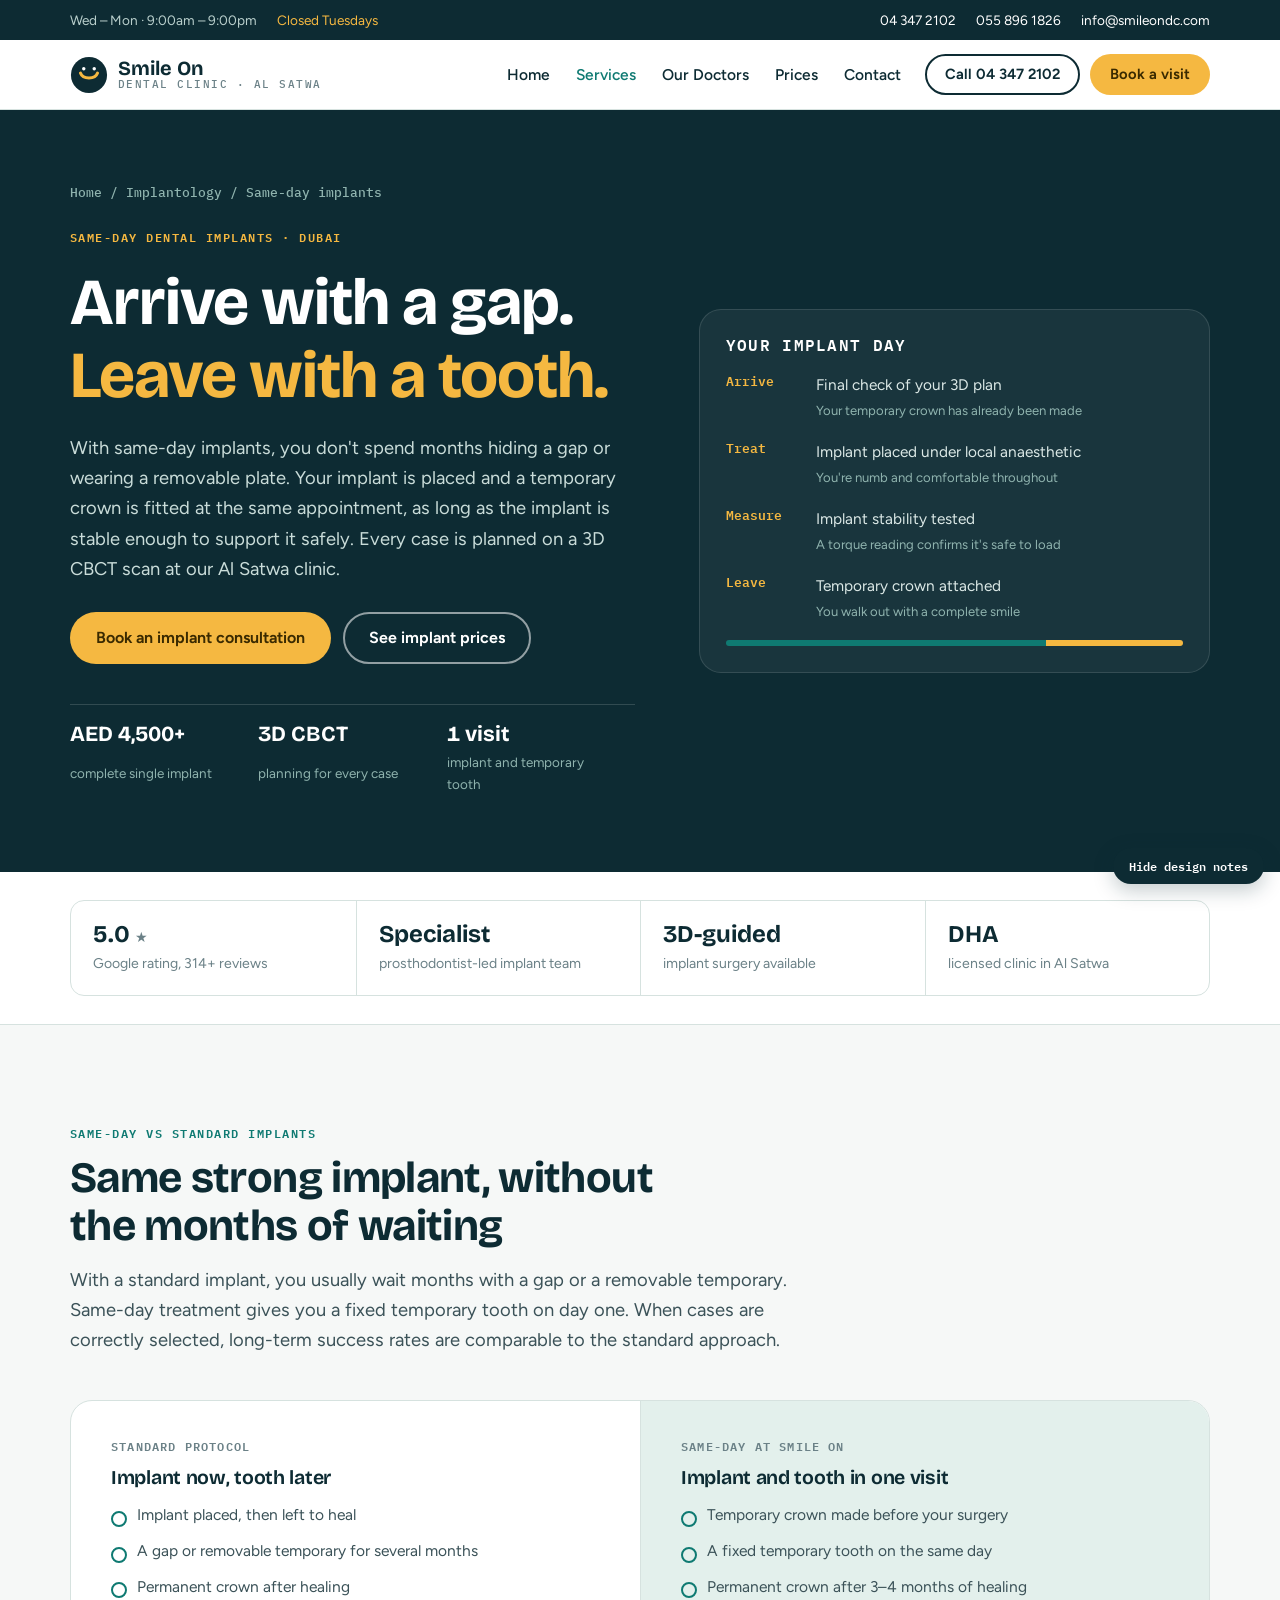
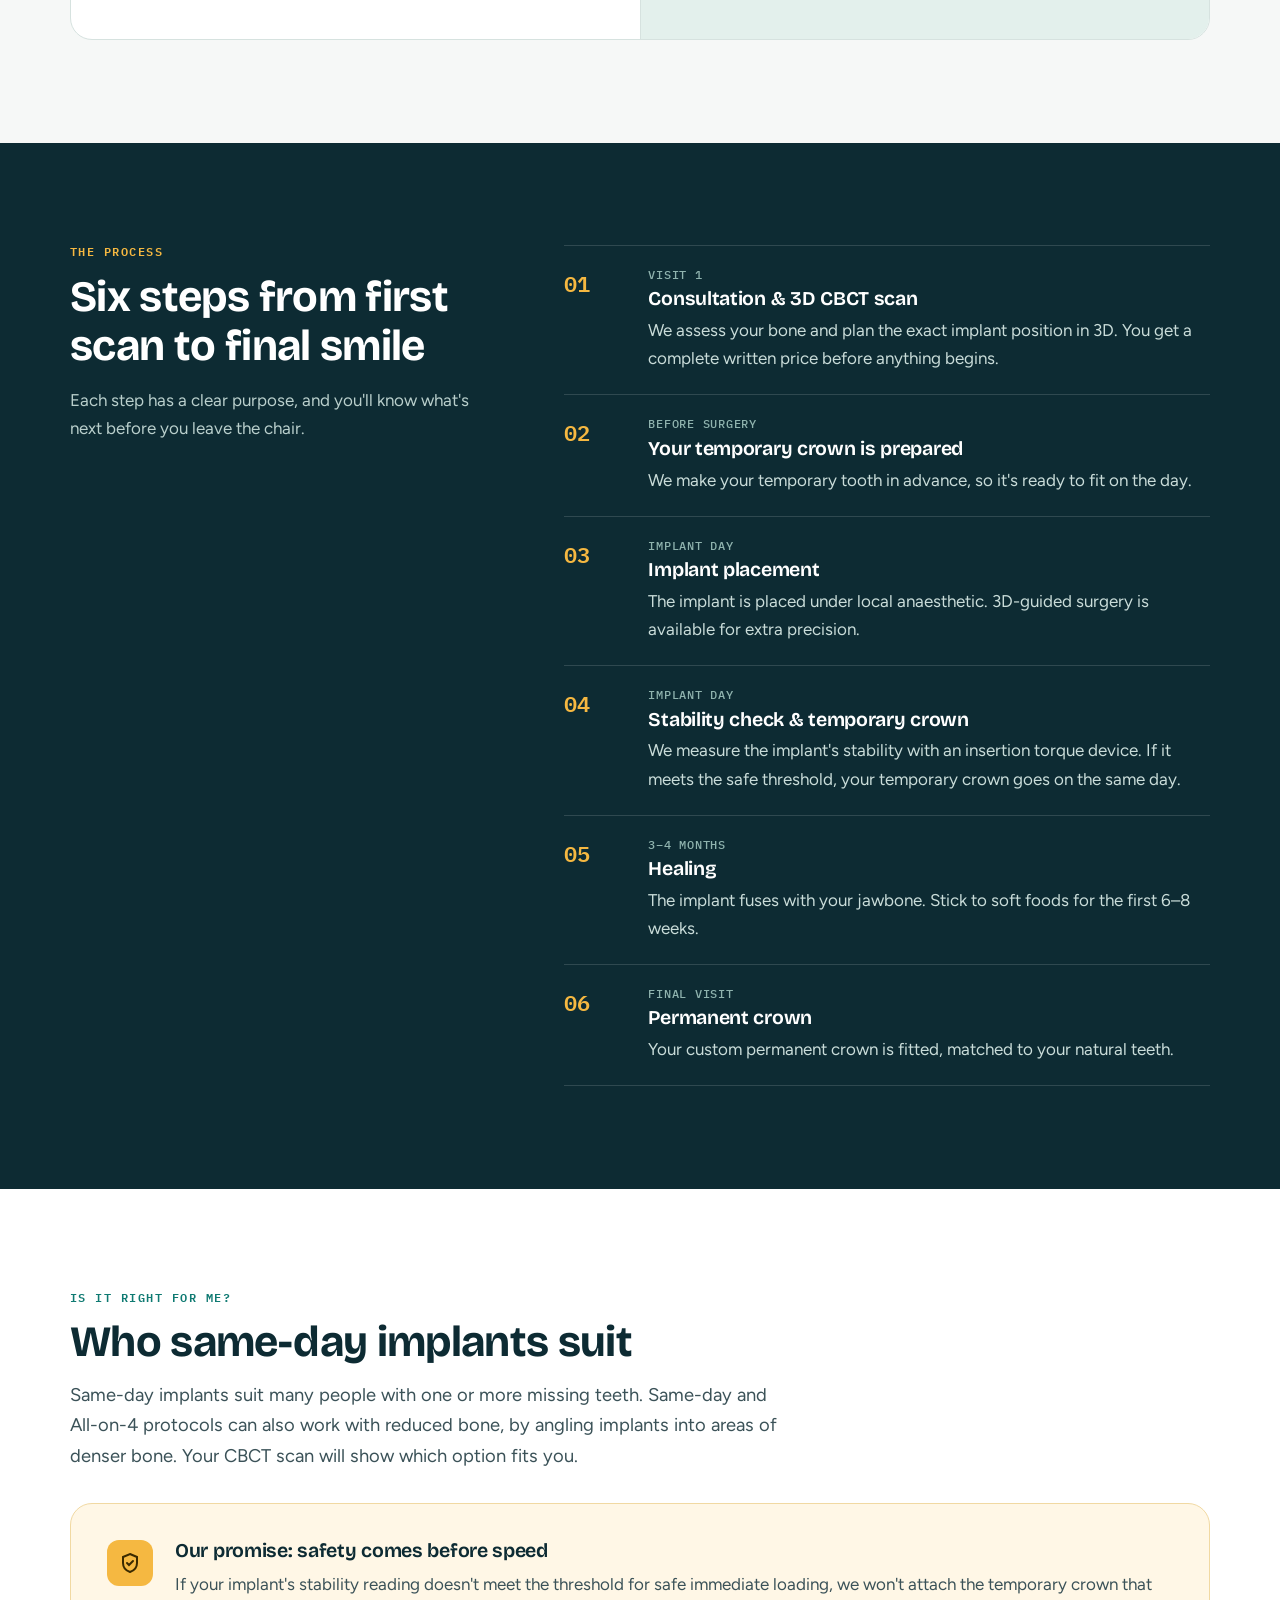
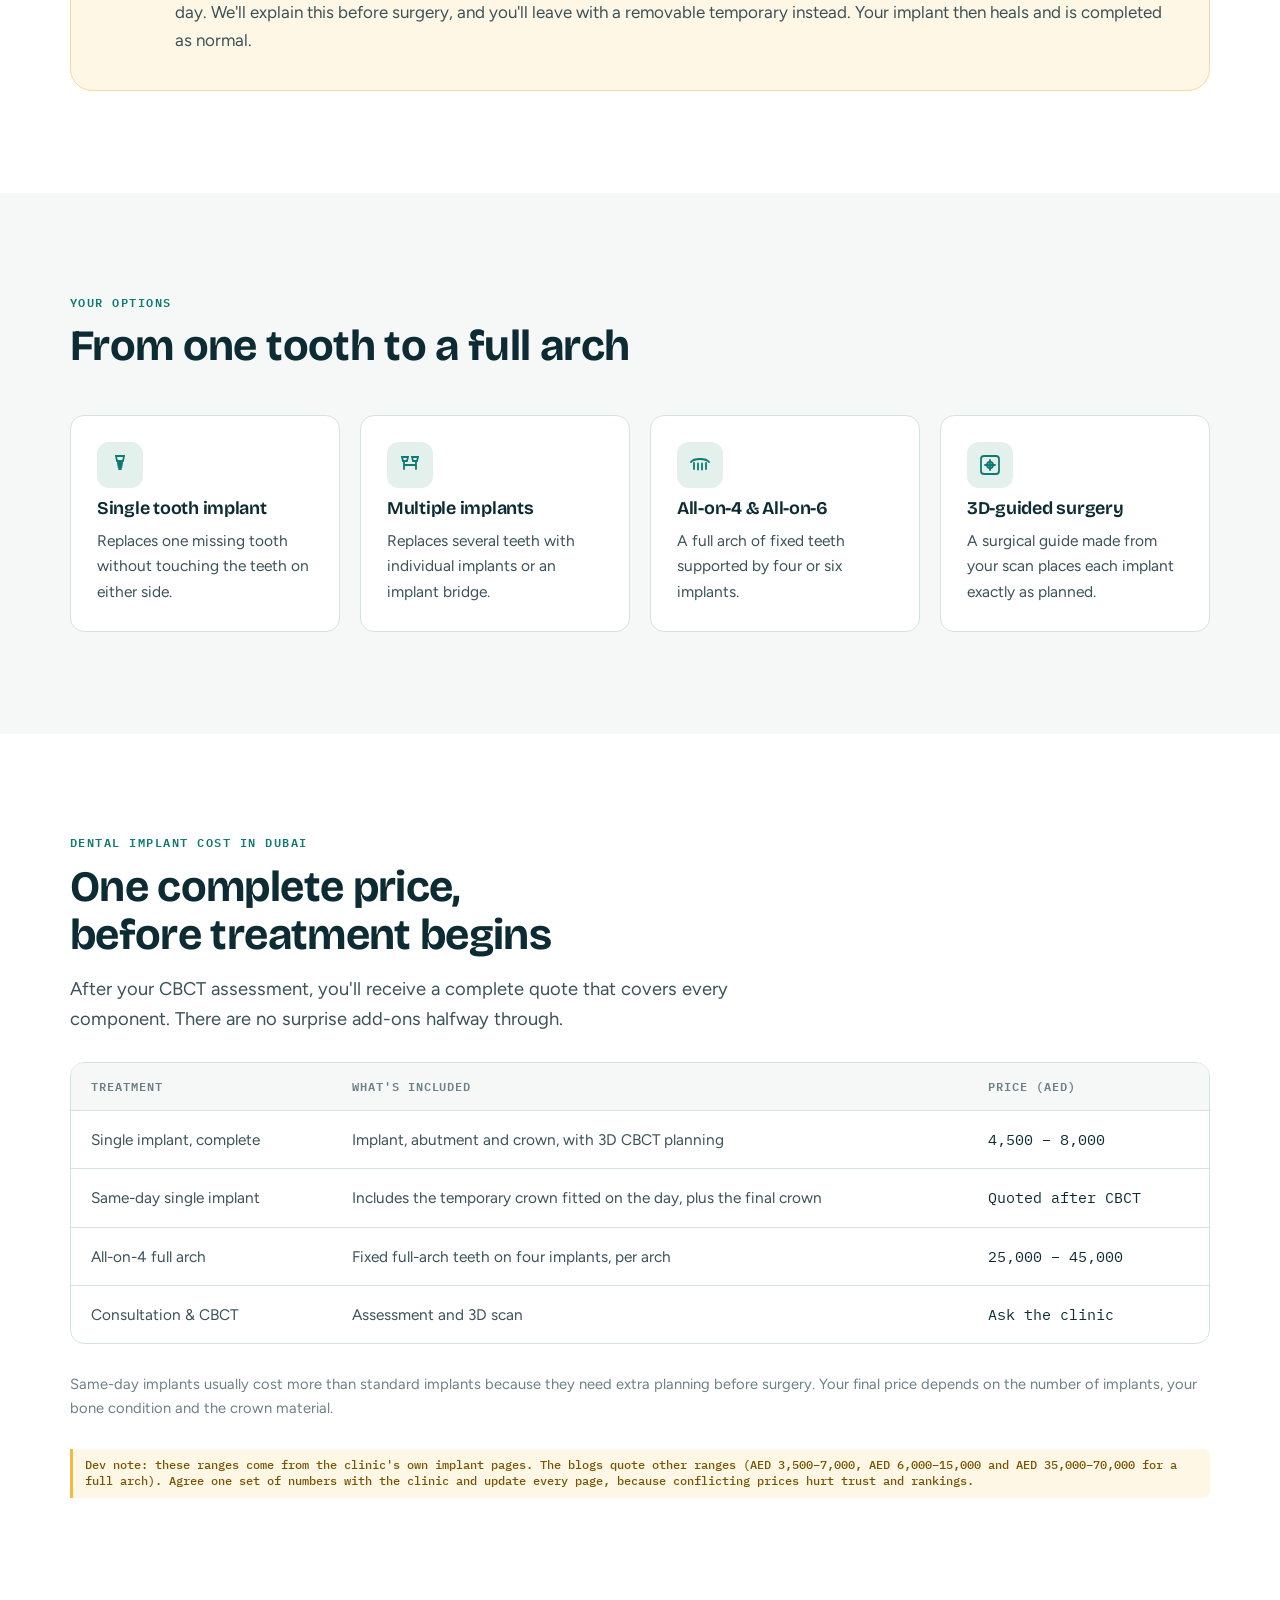
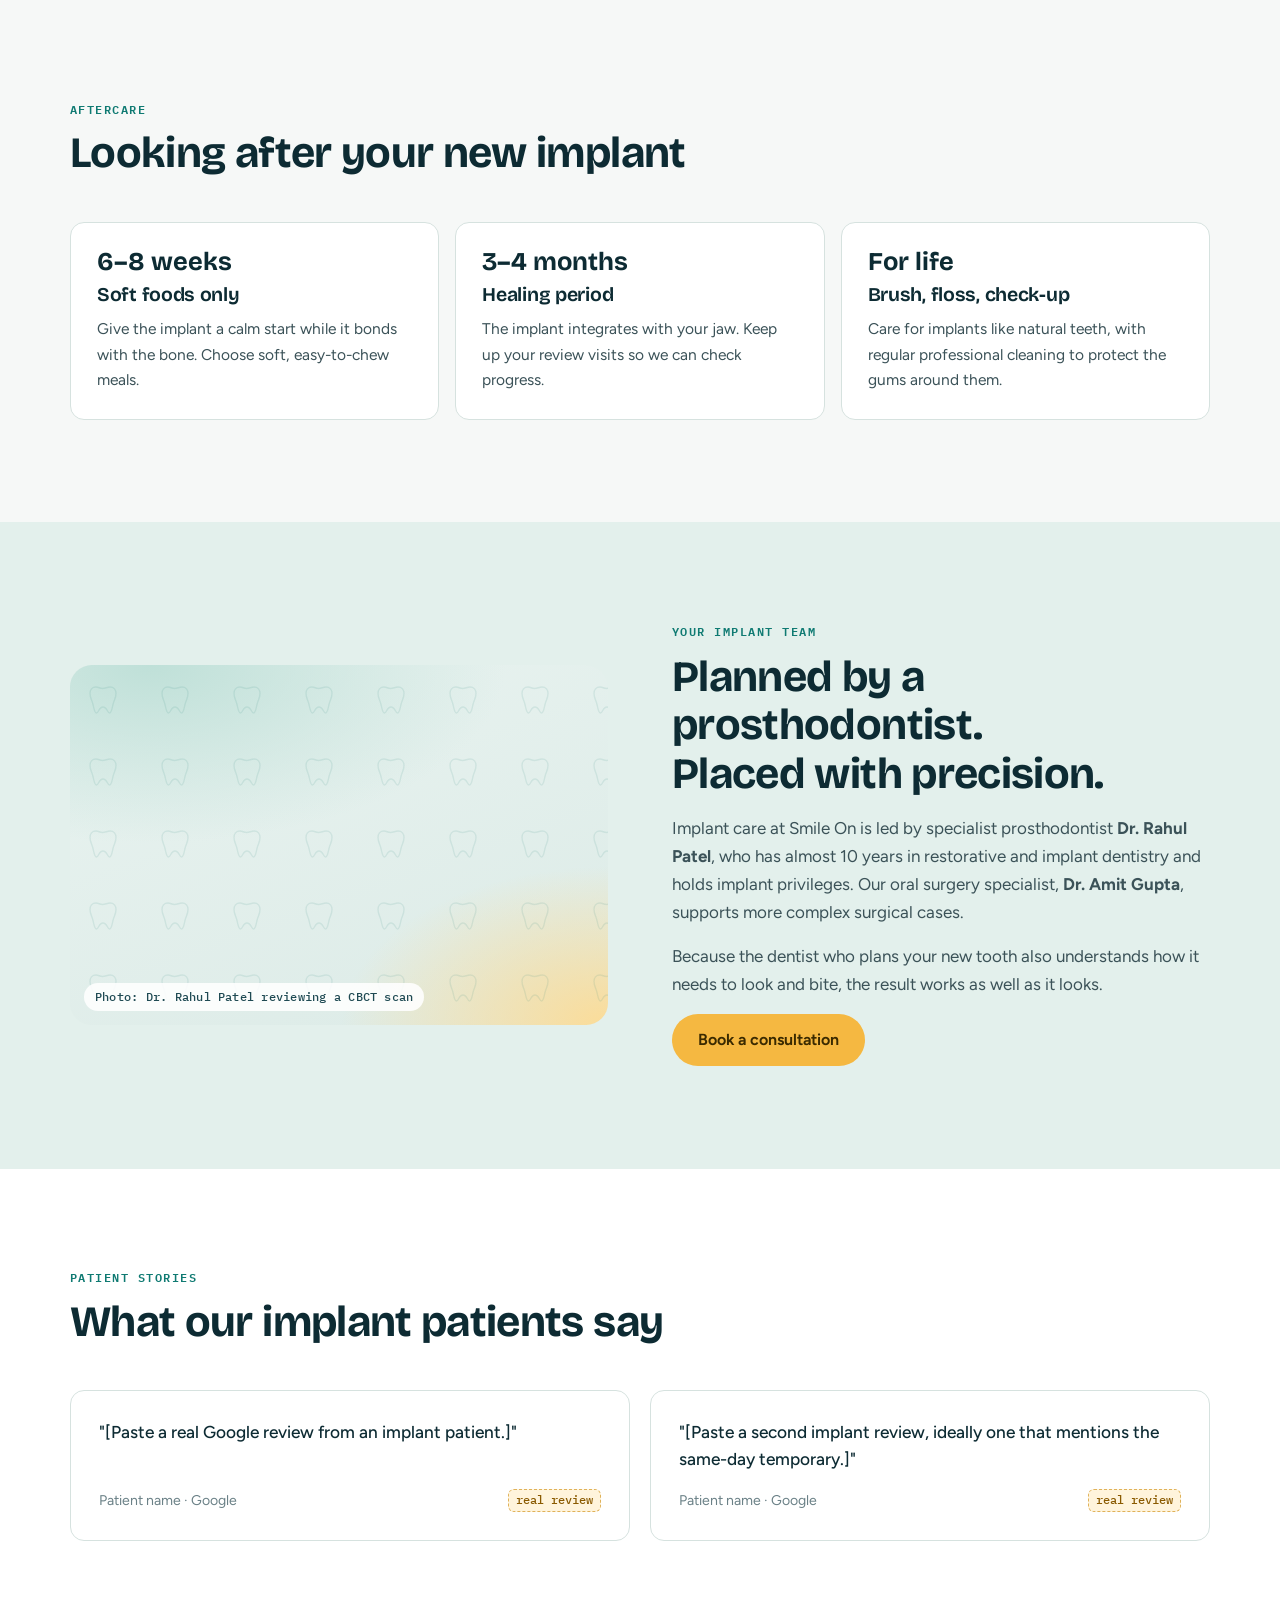
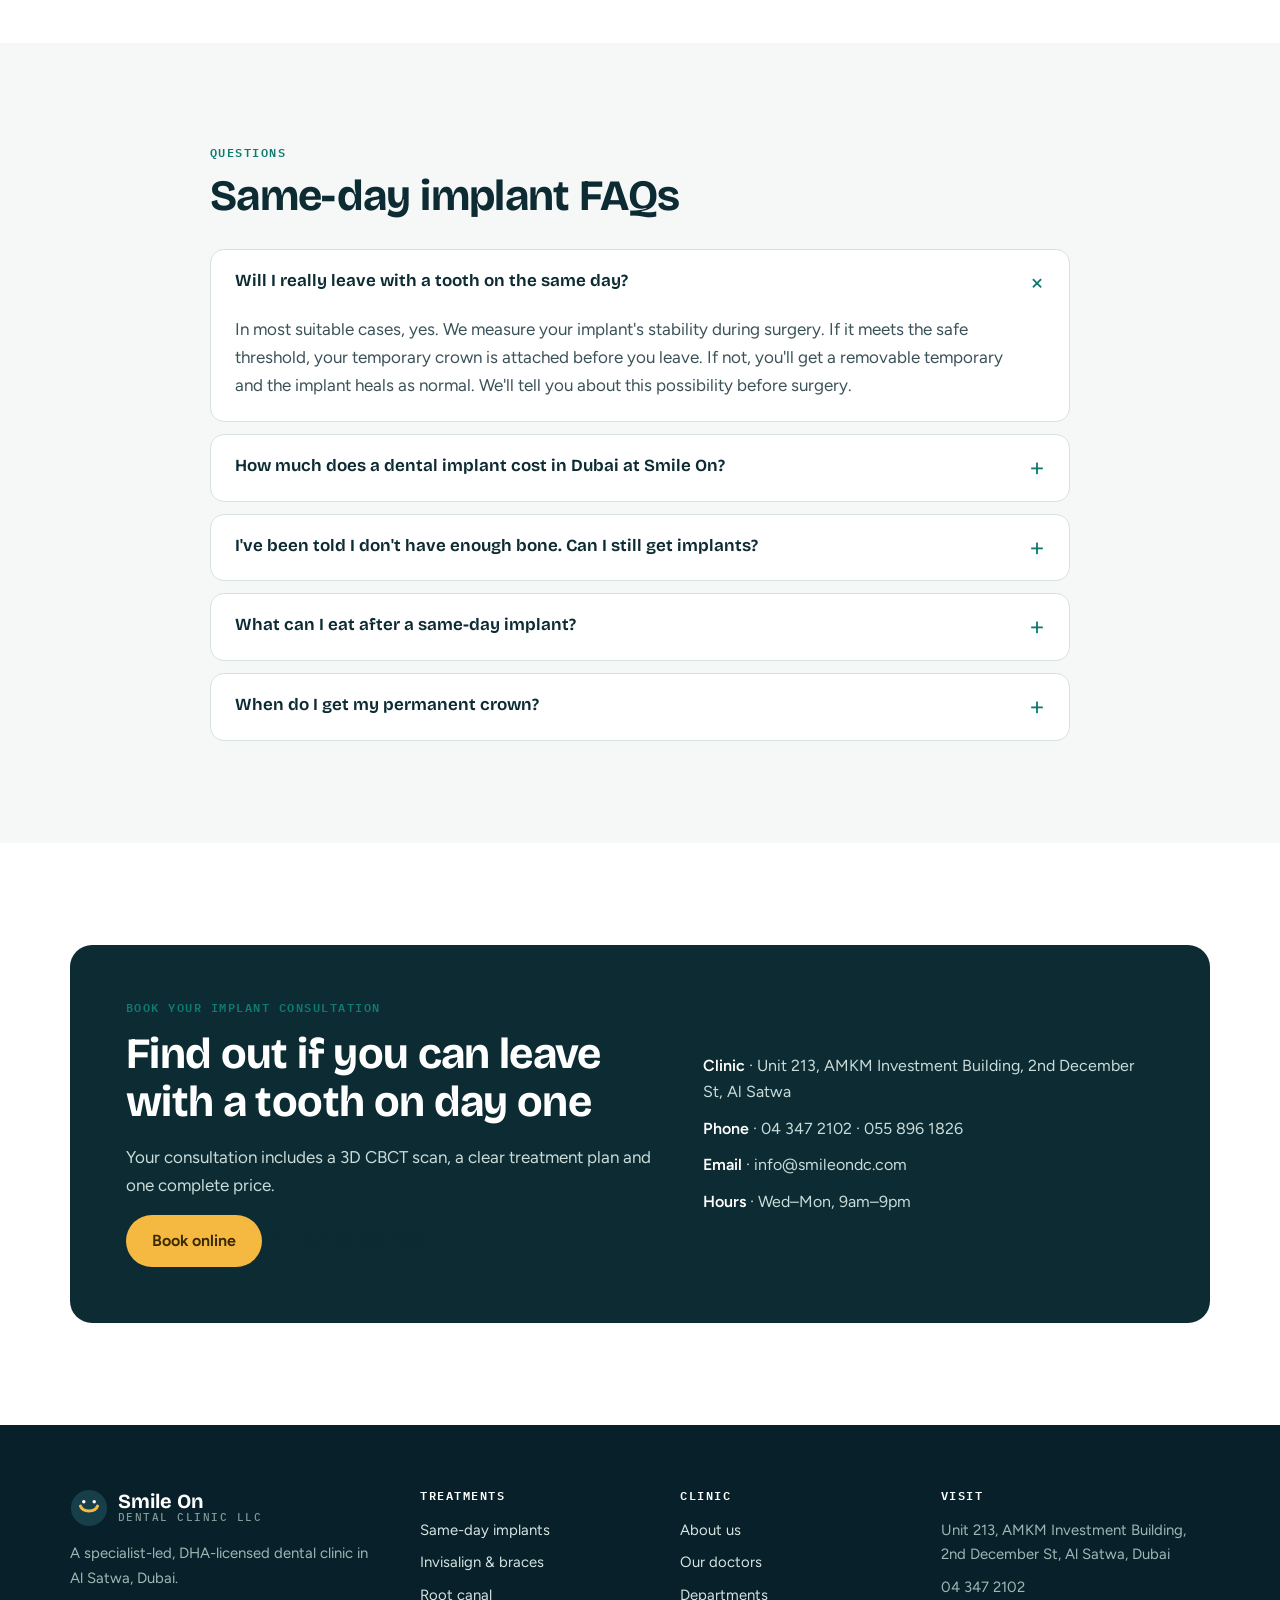
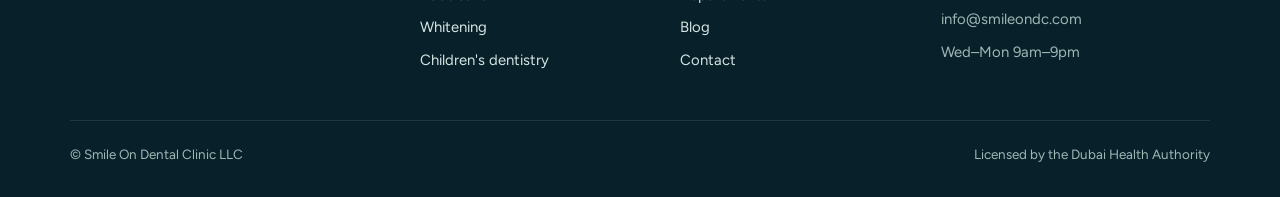
<file: smileon-redesign/standalone/same-day-dental-implants.html>
<!doctype html>
<html lang="en">
<head>
<meta charset="utf-8">
<meta name="viewport" content="width=device-width, initial-scale=1, viewport-fit=cover">
<title>Same-Day Dental Implants Dubai</title>
<meta name="description" content="Same-day dental implants in Al Satwa, Dubai. 3D CBCT-planned implants, with a temporary crown fitted the same day when the implant is stable. Complete single implant from AED 4,500.">
<link rel="preconnect" href="https://fonts.googleapis.com">
<link rel="preconnect" href="https://fonts.gstatic.com" crossorigin>
<link rel="stylesheet" href="https://fonts.googleapis.com/css2?family=Bricolage+Grotesque:opsz,wght@12..96,500;12..96,650;12..96,700&family=Figtree:wght@400;500;600;650&family=IBM+Plex+Mono:wght@500;600&display=swap">
<style>
/* Smile On Dental Clinic — redesign stylesheet
   Layout concept: "open clinic" — wide porcelain bands, a deep lagoon-ink anchor colour,
   and one sunlit accent reserved for the booking action. */
:root {
  --ink: #0d2b33;          /* lagoon ink: headings, dark bands */
  --ink-2: #1f4a53;
  --body: #3b5258;         /* running text */
  --muted: #6b8187;
  --porcelain: #f6f8f7;    /* page ground */
  --paper: #ffffff;
  --mint: #e3f0ec;         /* soft band */
  --line: #d6e2df;
  --teal: #0f7a72;         /* links, icons */
  --sun: #f5b841;          /* booking accent — used only for primary CTA */
  --sun-ink: #3a2a00;
  --star: #e8a317;

  --f-display: "Bricolage Grotesque", "Avenir Next", "Segoe UI", system-ui, sans-serif;
  --f-body: "Figtree", "Segoe UI", system-ui, -apple-system, sans-serif;
  --f-mono: "IBM Plex Mono", ui-monospace, "SFMono-Regular", Menlo, monospace;

  --r-s: 8px;
  --r-m: 14px;
  --r-l: 22px;
  --wrap: 1180px;
  color-scheme: light;
}

* { box-sizing: border-box; }
html { scroll-behavior: smooth; }
@media (prefers-reduced-motion: reduce) { html { scroll-behavior: auto; } * { transition: none !important; animation: none !important; } }
body {
  margin: 0; background: var(--porcelain); color: var(--body);
  font: 400 17px/1.65 var(--f-body);
  -webkit-font-smoothing: antialiased;
}
img { max-width: 100%; display: block; }
a { color: var(--teal); text-underline-offset: 3px; }
a:focus-visible, button:focus-visible, summary:focus-visible, input:focus-visible, select:focus-visible {
  outline: 3px solid var(--sun); outline-offset: 3px; border-radius: 6px;
}
h1, h2, h3, h4 { font-family: var(--f-display); color: var(--ink); line-height: 1.12; margin: 0; text-wrap: balance; letter-spacing: -0.015em; }
h1 { font-size: clamp(2.3rem, 5.2vw, 4.1rem); font-weight: 700; }
h2 { font-size: clamp(1.8rem, 3.4vw, 2.7rem); font-weight: 700; }
h3 { font-size: 1.22rem; font-weight: 650; }
p { margin: 0; }
.wrap {
  max-width: var(--wrap); margin-inline: auto;
  padding-left: max(20px, env(safe-area-inset-left, 0px));
  padding-right: max(20px, env(safe-area-inset-right, 0px));
}
.band { padding-block: clamp(56px, 8vw, 104px); }
.band--mint { background: var(--mint); }
.band--paper { background: var(--paper); }
.band--ink { background: var(--ink); color: #c9dcd9; }
.band--ink h2, .band--ink h3 { color: #fff; }
.eyebrow {
  font: 600 0.78rem/1 var(--f-mono); letter-spacing: 0.12em; text-transform: uppercase;
  color: var(--teal); display: inline-flex; gap: 10px; align-items: center;
}
.band--ink .eyebrow { color: var(--sun); }
.lede { font-size: 1.15rem; max-width: 60ch; }
.section-head { display: grid; gap: 14px; max-width: 760px; margin-bottom: 44px; }
.section-head--split { max-width: none; grid-template-columns: 1fr auto; align-items: end; gap: 24px; }
@media (max-width: 760px) { .section-head--split { grid-template-columns: 1fr; } }

/* Buttons */
.btn {
  display: inline-flex; align-items: center; justify-content: center; gap: 10px;
  font: 650 1rem/1 var(--f-body); padding: 16px 24px; border-radius: 999px;
  text-decoration: none; border: 2px solid transparent; cursor: pointer; white-space: nowrap;
  transition: transform .15s ease, background .15s ease;
}
.btn:hover { transform: translateY(-1px); }
.btn--book { background: var(--sun); color: var(--sun-ink); }
.btn--book:hover { background: #f8c55f; }
.btn--ghost { border-color: var(--ink); color: var(--ink); background: transparent; }
.band--ink .btn--ghost, .hero--ink .btn--ghost { border-color: rgba(255,255,255,.55); color: #fff; }
.btn--small { padding: 11px 18px; font-size: .92rem; }
.btn-row { display: flex; flex-wrap: wrap; gap: 12px; }

/* Utility bar + header */
.utility { background: var(--ink); color: #b9cfcc; font-size: .85rem; }
.utility .wrap { display: flex; flex-wrap: wrap; gap: 6px 24px; justify-content: space-between; padding-block: 9px; }
.utility a { color: #fff; text-decoration: none; }
.utility .u-group { display: flex; flex-wrap: wrap; gap: 6px 20px; }
.utility .closed { color: var(--sun); }
.site-header {
  position: sticky; top: env(safe-area-inset-top, 0px); z-index: 20;
  background: rgba(255,255,255,.94); backdrop-filter: blur(10px); border-bottom: 1px solid var(--line);
}
.site-header .wrap { display: flex; align-items: center; gap: 24px; padding-block: 14px; }
.logo { display: flex; align-items: center; gap: 10px; text-decoration: none; color: var(--ink); font: 700 1.25rem/1 var(--f-display); }
.logo-mark { width: 38px; height: 38px; flex: none; }
.logo small { display: block; font: 500 .66rem/1.3 var(--f-mono); letter-spacing: .14em; text-transform: uppercase; color: var(--muted); }
.nav { display: flex; gap: 26px; margin-left: auto; }
.nav a { color: var(--ink); text-decoration: none; font-weight: 550; font-size: .97rem; }
.nav a[aria-current="page"] { color: var(--teal); }
.header-cta { display: flex; gap: 10px; }
@media (max-width: 980px) { .nav { display: none; } .header-cta { margin-left: auto; } }
@media (max-width: 520px) { .header-cta .btn--ghost { display: none; } }

/* Trust strip */
.trust { display: grid; grid-template-columns: repeat(4, 1fr); gap: 0; border: 1px solid var(--line); border-radius: var(--r-m); background: var(--paper); }
.trust > div { padding: 20px 22px; display: grid; gap: 4px; }
.trust > div + div { border-left: 1px solid var(--line); }
.trust b { font: 700 1.5rem/1.1 var(--f-display); color: var(--ink); }
.trust span { font-size: .88rem; color: var(--muted); }
@media (max-width: 860px) {
  .trust { grid-template-columns: 1fr 1fr; }
  .trust > div:nth-child(3) { border-left: 0; }
  .trust > div:nth-child(n+3) { border-top: 1px solid var(--line); }
}
.stars { color: var(--star); letter-spacing: 2px; }

/* Placeholders for real photography */
.photo {
  position: relative; border-radius: var(--r-l); overflow: hidden; background:
    radial-gradient(120% 90% at 20% 10%, #cfe6e0 0%, transparent 60%),
    radial-gradient(90% 80% at 90% 90%, #fbe3ad 0%, transparent 55%),
    #e6efec;
  min-height: 260px; display: flex; align-items: flex-end;
}
.photo .photo-note {
  margin: 14px; padding: 7px 11px; border-radius: 999px; background: rgba(255,255,255,.88);
  font: 500 .74rem/1.2 var(--f-mono); color: var(--ink-2); letter-spacing: .02em;
}

/* Cards */
.card { background: var(--paper); border: 1px solid var(--line); border-radius: var(--r-m); padding: 26px; display: grid; gap: 10px; align-content: start; }
.card p { font-size: .97rem; }
.ico { width: 46px; height: 46px; border-radius: 12px; background: var(--mint); display: grid; place-items: center; color: var(--teal); }
.ico svg { width: 24px; height: 24px; }
.more { font-weight: 650; text-decoration: none; display: inline-flex; gap: 6px; align-items: center; margin-top: 4px; }
.more::after { content: "→"; transition: transform .15s; }
.more:hover::after { transform: translateX(3px); }

.grid-2 { display: grid; grid-template-columns: repeat(2, minmax(0,1fr)); gap: 20px; }
.grid-3 { display: grid; grid-template-columns: repeat(3, minmax(0,1fr)); gap: 20px; }
.grid-4 { display: grid; grid-template-columns: repeat(4, minmax(0,1fr)); gap: 20px; }
@media (max-width: 980px) { .grid-4 { grid-template-columns: repeat(2, minmax(0,1fr)); } .grid-3 { grid-template-columns: repeat(2, minmax(0,1fr)); } }
@media (max-width: 640px) { .grid-2, .grid-3, .grid-4 { grid-template-columns: 1fr; } }

/* Price tags */
.price { font: 600 .8rem/1 var(--f-mono); color: var(--teal); background: var(--mint); padding: 6px 10px; border-radius: 999px; justify-self: start; }
.price--sun { background: #fdeccb; color: #7a5300; }

/* Doctor cards */
.doc { display: grid; gap: 14px; align-content: start; }
.doc .portrait { aspect-ratio: 4 / 5; min-height: 0; max-width: 100%; }
.doc h3 { font-size: 1.1rem; }
.doc .role { font: 500 .78rem/1.3 var(--f-mono); color: var(--teal); text-transform: uppercase; letter-spacing: .08em; }
.doc p { font-size: .93rem; }

/* Steps (a real sequence) */
.steps { list-style: none; margin: 0; padding: 0; display: grid; gap: 0; counter-reset: step; }
.steps li { counter-increment: step; display: grid; grid-template-columns: 64px 1fr; gap: 20px; padding-block: 22px; border-top: 1px solid var(--line); }
.steps li:last-child { border-bottom: 1px solid var(--line); }
.steps li::before { content: counter(step, decimal-leading-zero); font: 600 1.4rem/1 var(--f-mono); color: var(--teal); padding-top: 4px; }
.band--ink .steps li { border-color: rgba(255,255,255,.14); }
.band--ink .steps li::before { color: var(--sun); }
.steps h3 { margin-bottom: 6px; }
.steps .when { font: 500 .78rem/1 var(--f-mono); color: var(--muted); letter-spacing: .06em; text-transform: uppercase; display: block; margin-bottom: 8px; }
.band--ink .steps .when { color: #8fb3ae; }

/* Testimonials */
.quote { background: var(--paper); border-radius: var(--r-m); padding: 28px; display: grid; gap: 16px; align-content: space-between; border: 1px solid var(--line); }
.quote blockquote { margin: 0; font: 500 1.08rem/1.55 var(--f-body); color: var(--ink); }
.quote footer { font-size: .88rem; color: var(--muted); display: flex; justify-content: space-between; gap: 10px; flex-wrap: wrap; }
.placeholder-flag { font: 500 .72rem/1.3 var(--f-mono); color: #8a5a00; background: #fff4dc; border: 1px dashed #e0b25a; border-radius: 6px; padding: 3px 7px; }

/* FAQ */
.faq { display: grid; gap: 12px; }
.faq details { background: var(--paper); border: 1px solid var(--line); border-radius: var(--r-m); padding: 0 24px; }
.faq summary { cursor: pointer; list-style: none; padding-block: 20px; font: 650 1.06rem/1.35 var(--f-display); color: var(--ink); display: flex; justify-content: space-between; gap: 18px; }
.faq summary::-webkit-details-marker { display: none; }
.faq summary::after { content: "+"; font: 400 1.6rem/1 var(--f-body); color: var(--teal); transition: transform .2s; }
.faq details[open] summary::after { transform: rotate(45deg); }
.faq details p { padding-bottom: 22px; max-width: 70ch; }

/* Tables */
.table-scroll { overflow-x: auto; border: 1px solid var(--line); border-radius: var(--r-m); background: var(--paper); }
table { border-collapse: collapse; width: 100%; min-width: 560px; font-size: .96rem; }
th, td { text-align: left; padding: 16px 20px; border-bottom: 1px solid var(--line); vertical-align: top; }
th { font: 600 .76rem/1.2 var(--f-mono); letter-spacing: .08em; text-transform: uppercase; color: var(--muted); background: var(--porcelain); }
tr:last-child td { border-bottom: 0; }
td.num { font-family: var(--f-mono); font-variant-numeric: tabular-nums; color: var(--ink); white-space: nowrap; }

/* Booking band */
.book-band { border-radius: var(--r-l); background: var(--ink); color: #c9dcd9; padding: clamp(32px, 5vw, 56px); display: grid; grid-template-columns: 1.2fr 1fr; gap: 36px; align-items: center; }
.book-band h2 { color: #fff; }
.book-band .contact-lines { display: grid; gap: 10px; font-size: 1rem; }
.book-band .contact-lines b { color: #fff; font-weight: 600; }
@media (max-width: 860px) { .book-band { grid-template-columns: 1fr; } }

/* Footer */
.site-footer { background: #08202a; color: #9fb7b4; font-size: .93rem; padding-block: 64px 32px; }
.site-footer h4 { color: #fff; font: 600 .78rem/1 var(--f-mono); letter-spacing: .12em; text-transform: uppercase; margin-bottom: 16px; }
.site-footer a { color: #d5e5e2; text-decoration: none; }
.site-footer ul { list-style: none; margin: 0; padding: 0; display: grid; gap: 8px; }
.foot-grid { display: grid; grid-template-columns: 1.4fr 1fr 1fr 1.2fr; gap: 36px; }
.foot-base { border-top: 1px solid rgba(255,255,255,.1); margin-top: 48px; padding-top: 22px; display: flex; flex-wrap: wrap; gap: 10px 24px; justify-content: space-between; font-size: .84rem; }
@media (max-width: 860px) { .foot-grid { grid-template-columns: 1fr 1fr; } }
@media (max-width: 520px) { .foot-grid { grid-template-columns: 1fr; } }

/* Mobile sticky action bar */
.mobile-bar { display: none; }
@media (max-width: 760px) {
  .mobile-bar {
    display: grid; grid-template-columns: 1fr 1fr; gap: 10px; position: fixed; left: 0; right: 0; bottom: 0; z-index: 30;
    padding: 10px max(14px, env(safe-area-inset-right, 0px)) calc(10px + env(safe-area-inset-bottom, 0px)) max(14px, env(safe-area-inset-left, 0px));
    background: rgba(255,255,255,.96); border-top: 1px solid var(--line);
  }
  .mobile-bar .btn { padding: 14px 12px; }
  body { padding-bottom: 76px; }
}

/* Design annotation for the developer */
.dev-note { font: 500 .74rem/1.4 var(--f-mono); color: #7a5300; background: #fff7e6; border-left: 3px solid var(--sun); padding: 8px 12px; border-radius: 0 6px 6px 0; }
.dev-notes-off .dev-note, .dev-notes-off .placeholder-flag, .dev-notes-off .photo-note { display: none; }
.note-toggle { position: fixed; right: max(16px, env(safe-area-inset-right, 0px)); bottom: calc(16px + env(safe-area-inset-bottom, 0px)); z-index: 40; font: 600 .78rem/1 var(--f-mono); background: var(--ink); color: #fff; border: 0; border-radius: 999px; padding: 12px 16px; cursor: pointer; box-shadow: 0 6px 20px rgba(13,43,51,.25); }
@media (max-width: 760px) { .note-toggle { bottom: calc(86px + env(safe-area-inset-bottom, 0px)); } }

/* ===== v2 visual layer ===== */
/* Illustrated placeholder: soft clinic light + faint tooth-outline pattern instead of a flat box */
.photo {
  background:
    url("data:image/svg+xml,%3Csvg xmlns='http://www.w3.org/2000/svg' width='72' height='72' viewBox='0 0 72 72'%3E%3Cpath d='M26 22c-4 0-6 3-6 6.5 0 4.5 2 6.5 3 11s1.5 8.5 3.5 8.5 2.5-6 6.5-6 4.5 6 6.5 6 2.5-4 3.5-8.5 3-6.5 3-11c0-3.5-2-6.5-6-6.5-3 0-4.5 1.5-7.5 1.5S29 22 26 22z' fill='none' stroke='%230f7a72' stroke-opacity='.10' stroke-width='1.4'/%3E%3C/svg%3E"),
    radial-gradient(120% 90% at 15% 0%, #bfe0d8 0%, transparent 55%),
    radial-gradient(90% 80% at 100% 100%, #fbdc98 0%, transparent 55%),
    linear-gradient(160deg, #e9f3f0, #dcebe7);
}
.reveal { transform: translateY(18px); transition: transform .7s cubic-bezier(.2,.7,.2,1); }
.reveal.in { transform: none; }
@media (prefers-reduced-motion: reduce) { .reveal { transform: none; } }

/* Monogram portrait (stand-in until real photography) */
.portrait-mono { position: relative; aspect-ratio: 4 / 5; max-width: 100%; border-radius: var(--r-l); overflow: hidden; display: grid; place-items: center;
  background: radial-gradient(80% 60% at 50% 30%, rgba(255,255,255,.35), transparent 70%), var(--pc, var(--teal)); }
.portrait-mono::after { content: ""; position: absolute; inset: auto -20% -38% -20%; height: 70%; border-radius: 50% 50% 0 0; background: rgba(255,255,255,.16); }
.portrait-mono span { position: relative; z-index: 1; font: 700 3.4rem/1 var(--f-display); color: rgba(255,255,255,.95); letter-spacing: -.02em; }
.portrait-mono .photo-note { position: absolute; left: 0; bottom: 0; z-index: 2; font-size: .7rem; letter-spacing: 0; color: var(--ink-2); }
.doc { transition: transform .2s ease; }
.doc:hover { transform: translateY(-4px); }
.card, .svc, .pb, .quote { transition: transform .2s ease, box-shadow .2s ease, border-color .2s ease; }
.card:hover, .pb:hover { transform: translateY(-3px); box-shadow: 0 16px 34px rgba(13,43,51,.08); }

</style>
<style>
  .imp-hero { background: var(--ink); color: #c9dcd9; padding-block: clamp(40px, 6vw, 84px); overflow: hidden; }
  .imp-hero h1 { color: #fff; }
  .imp-hero .eyebrow { color: var(--sun); }
  .imp-hero h1 em { font-style: normal; color: var(--sun); }
  .imp-hero .crumbs { font: 500 .8rem/1 var(--f-mono); color: #8fb3ae; display: flex; gap: 8px; margin-bottom: 22px; }
  .imp-hero .crumbs a { color: #8fb3ae; text-decoration: none; }
  .imp-grid { display: grid; grid-template-columns: 1.05fr .95fr; gap: clamp(28px, 5vw, 64px); align-items: center; }
  .imp-hero .lede { margin-top: 20px; color: #c9dcd9; }
  .imp-hero .btn-row { margin-top: 28px; }
  .hero-facts { display: grid; grid-template-columns: repeat(3, minmax(0,1fr)); gap: 0; margin-top: 40px; border-top: 1px solid rgba(255,255,255,.15); }
  .hero-facts div { padding: 18px 16px 0 0; display: grid; gap: 4px; }
  .hero-facts b { color: #fff; font: 700 1.35rem/1.1 var(--f-display); font-variant-numeric: tabular-nums; }
  .hero-facts span { font-size: .84rem; color: #8fb3ae; }
  @media (max-width: 900px) { .imp-grid { grid-template-columns: 1fr; } }
  @media (max-width: 460px) { .hero-facts { grid-template-columns: 1fr; } }

  /* Day-one timeline graphic */
  .dayline { background: rgba(255,255,255,.05); border: 1px solid rgba(255,255,255,.12); border-radius: var(--r-l); padding: 26px; display: grid; gap: 18px; }
  .dayline h3 { color: #fff; font-size: 1rem; font-family: var(--f-mono); font-weight: 600; letter-spacing: .08em; text-transform: uppercase; }
  .dl-row { display: grid; grid-template-columns: 74px 1fr; gap: 16px; align-items: start; }
  .dl-row .t { font: 600 .82rem/1.5 var(--f-mono); color: var(--sun); }
  .dl-row p { color: #dbe8e6; font-size: .96rem; }
  .dl-row p small { display: block; color: #8fb3ae; font-size: .82rem; margin-top: 2px; }
  .dl-bar { height: 6px; border-radius: 6px; background: linear-gradient(90deg, var(--teal) 0 70%, var(--sun) 70% 100%); }

  /* Same-day vs standard */
  .vs { display: grid; grid-template-columns: 1fr 1fr; gap: 0; border: 1px solid var(--line); border-radius: var(--r-l); overflow: hidden; background: var(--paper); }
  .vs > div { padding: clamp(24px, 4vw, 40px); display: grid; gap: 14px; align-content: start; }
  .vs > div + div { border-left: 1px solid var(--line); background: var(--mint); }
  .vs ul { margin: 0; padding: 0; list-style: none; display: grid; gap: 10px; }
  .vs li { padding-left: 26px; position: relative; font-size: .97rem; }
  .vs li::before { content: ""; position: absolute; left: 0; top: .55em; width: 12px; height: 12px; border-radius: 50%; border: 2px solid var(--teal); }
  .vs .k { font: 600 .74rem/1 var(--f-mono); letter-spacing: .1em; text-transform: uppercase; color: var(--muted); }
  @media (max-width: 760px) { .vs { grid-template-columns: 1fr; } .vs > div + div { border-left: 0; border-top: 1px solid var(--line); } }

  .honest { display: grid; grid-template-columns: auto 1fr; gap: 22px; align-items: start; background: #fff7e6; border: 1px solid #f1d9a2; border-radius: var(--r-l); padding: clamp(22px, 4vw, 36px); }
  .honest .ico { background: var(--sun); color: var(--sun-ink); }
  .honest h3 { margin-bottom: 8px; }
  @media (max-width: 520px) { .honest { grid-template-columns: 1fr; } }

  .options .card h3 { font-size: 1.12rem; }
  .care { display: grid; grid-template-columns: repeat(3, minmax(0,1fr)); gap: 16px; }
  .care .card b { font: 700 1.6rem/1 var(--f-display); color: var(--ink); }
  @media (max-width: 860px) { .care { grid-template-columns: 1fr; } }
</style>
</head>
<body>

<div class="utility">
  <div class="wrap">
    <div class="u-group"><span>Wed – Mon · 9:00am – 9:00pm</span><span class="closed">Closed Tuesdays</span></div>
    <div class="u-group"><a href="tel:+97143472102">04 347 2102</a><a href="tel:+971558961826">055 896 1826</a><a href="mailto:info@smileondc.com">info@smileondc.com</a></div>
  </div>
</div>

<header class="site-header">
  <div class="wrap">
    <a class="logo" href="home.html" aria-label="Smile On Dental Clinic home">
      <svg class="logo-mark" viewBox="0 0 40 40" aria-hidden="true"><circle cx="20" cy="20" r="19" fill="#0d2b33"/><path d="M11 18c2.5 7 15.5 7 18 0" fill="none" stroke="#f5b841" stroke-width="3.2" stroke-linecap="round"/><circle cx="14.5" cy="13.5" r="1.8" fill="#fff"/><circle cx="25.5" cy="13.5" r="1.8" fill="#fff"/></svg>
      <span>Smile On<small>Dental Clinic · Al Satwa</small></span>
    </a>
    <nav class="nav" aria-label="Main">
      <a href="home.html">Home</a>
      <a href="services.html" aria-current="page">Services</a>
      <a href="home.html#team">Our Doctors</a>
      <a href="home.html#prices">Prices</a>
      <a href="home.html#visit">Contact</a>
    </nav>
    <div class="header-cta">
      <a class="btn btn--ghost btn--small" href="tel:+97143472102">Call 04 347 2102</a>
      <a class="btn btn--book btn--small" href="#book">Book a visit</a>
    </div>
  </div>
</header>

<main>

<section class="imp-hero hero--ink">
  <div class="wrap imp-grid">
    <div>
      <nav class="crumbs" aria-label="Breadcrumb"><a href="home.html">Home</a><span>/</span><a href="services.html#implantology">Implantology</a><span>/</span><span>Same-day implants</span></nav>
      <span class="eyebrow">Same-day dental implants · Dubai</span>
      <h1 style="margin-top:16px">Arrive with a gap. <em>Leave with a tooth.</em></h1>
      <p class="lede">With same-day implants, you don't spend months hiding a gap or wearing a removable plate. Your implant is placed and a temporary crown is fitted at the same appointment, as long as the implant is stable enough to support it safely. Every case is planned on a 3D CBCT scan at our Al Satwa clinic.</p>
      <div class="btn-row">
        <a class="btn btn--book" href="#book">Book an implant consultation</a>
        <a class="btn btn--ghost" href="#cost">See implant prices</a>
      </div>
      <div class="hero-facts">
        <div><b>AED 4,500+</b><span>complete single implant</span></div>
        <div><b>3D CBCT</b><span>planning for every case</span></div>
        <div><b>1 visit</b><span>implant and temporary tooth</span></div>
      </div>
    </div>

    <div class="dayline" aria-label="Your same-day implant appointment">
      <h3>Your implant day</h3>
      <div class="dl-row"><span class="t">Arrive</span><p>Final check of your 3D plan<small>Your temporary crown has already been made</small></p></div>
      <div class="dl-row"><span class="t">Treat</span><p>Implant placed under local anaesthetic<small>You're numb and comfortable throughout</small></p></div>
      <div class="dl-row"><span class="t">Measure</span><p>Implant stability tested<small>A torque reading confirms it's safe to load</small></p></div>
      <div class="dl-row"><span class="t">Leave</span><p>Temporary crown attached<small>You walk out with a complete smile</small></p></div>
      <div class="dl-bar" aria-hidden="true"></div>
    </div>
  </div>
</section>

<!-- Trust strip -->
<section style="padding-block:28px;background:var(--paper);border-bottom:1px solid var(--line)">
  <div class="wrap">
    <div class="trust">
      <div><b>5.0 <span class="stars" aria-hidden="true">★</span></b><span>Google rating, 314+ reviews</span></div>
      <div><b>Specialist</b><span>prosthodontist-led implant team</span></div>
      <div><b>3D-guided</b><span>implant surgery available</span></div>
      <div><b>DHA</b><span>licensed clinic in Al Satwa</span></div>
    </div>
  </div>
</section>

<!-- Same day vs standard -->
<section class="band">
  <div class="wrap">
    <div class="section-head">
      <span class="eyebrow">Same-day vs standard implants</span>
      <h2>Same strong implant, without the months of waiting</h2>
      <p class="lede">With a standard implant, you usually wait months with a gap or a removable temporary. Same-day treatment gives you a fixed temporary tooth on day one. When cases are correctly selected, long-term success rates are comparable to the standard approach.</p>
    </div>
    <div class="vs">
      <div>
        <span class="k">Standard protocol</span>
        <h3>Implant now, tooth later</h3>
        <ul>
          <li>Implant placed, then left to heal</li>
          <li>A gap or removable temporary for several months</li>
          <li>Permanent crown after healing</li>
        </ul>
      </div>
      <div>
        <span class="k">Same-day at Smile On</span>
        <h3>Implant and tooth in one visit</h3>
        <ul>
          <li>Temporary crown made before your surgery</li>
          <li>A fixed temporary tooth on the same day</li>
          <li>Permanent crown after 3–4 months of healing</li>
        </ul>
      </div>
    </div>
  </div>
</section>

<!-- Process -->
<section class="band band--ink">
  <div class="wrap" style="display:grid;grid-template-columns:minmax(0,.8fr) minmax(0,1.2fr);gap:clamp(24px,5vw,64px)">
    <div style="display:grid;gap:16px;align-content:start">
      <span class="eyebrow">The process</span>
      <h2>Six steps from first scan to final smile</h2>
      <p style="color:#b9cfcc">Each step has a clear purpose, and you'll know what's next before you leave the chair.</p>
    </div>
    <ol class="steps">
      <li><div><span class="when">Visit 1</span><h3>Consultation &amp; 3D CBCT scan</h3><p>We assess your bone and plan the exact implant position in 3D. You get a complete written price before anything begins.</p></div></li>
      <li><div><span class="when">Before surgery</span><h3>Your temporary crown is prepared</h3><p>We make your temporary tooth in advance, so it's ready to fit on the day.</p></div></li>
      <li><div><span class="when">Implant day</span><h3>Implant placement</h3><p>The implant is placed under local anaesthetic. 3D-guided surgery is available for extra precision.</p></div></li>
      <li><div><span class="when">Implant day</span><h3>Stability check &amp; temporary crown</h3><p>We measure the implant's stability with an insertion torque device. If it meets the safe threshold, your temporary crown goes on the same day.</p></div></li>
      <li><div><span class="when">3–4 months</span><h3>Healing</h3><p>The implant fuses with your jawbone. Stick to soft foods for the first 6–8 weeks.</p></div></li>
      <li><div><span class="when">Final visit</span><h3>Permanent crown</h3><p>Your custom permanent crown is fitted, matched to your natural teeth.</p></div></li>
    </ol>
  </div>
  <style>@media (max-width:860px){.band--ink > .wrap{grid-template-columns:1fr !important}}</style>
</section>

<!-- Honest candidacy -->
<section class="band band--paper">
  <div class="wrap" style="display:grid;gap:32px">
    <div class="section-head" style="margin:0">
      <span class="eyebrow">Is it right for me?</span>
      <h2>Who same-day implants suit</h2>
      <p class="lede">Same-day implants suit many people with one or more missing teeth. Same-day and All-on-4 protocols can also work with reduced bone, by angling implants into areas of denser bone. Your CBCT scan will show which option fits you.</p>
    </div>
    <div class="honest">
      <span class="ico"><svg viewBox="0 0 24 24" fill="none" stroke="currentColor" stroke-width="2" stroke-linecap="round"><path d="M12 3l7 3v6c0 4.5-3 7.6-7 9-4-1.4-7-4.5-7-9V6l7-3z"/><path d="M9 12l2 2 4-4"/></svg></span>
      <div>
        <h3>Our promise: safety comes before speed</h3>
        <p>If your implant's stability reading doesn't meet the threshold for safe immediate loading, we won't attach the temporary crown that day. We'll explain this before surgery, and you'll leave with a removable temporary instead. Your implant then heals and is completed as normal.</p>
      </div>
    </div>
  </div>
</section>

<!-- Options -->
<section class="band options">
  <div class="wrap">
    <div class="section-head">
      <span class="eyebrow">Your options</span>
      <h2>From one tooth to a full arch</h2>
    </div>
    <div class="grid-4">
      <div class="card"><span class="ico"><svg viewBox="0 0 24 24" fill="none" stroke="currentColor" stroke-width="1.8" stroke-linecap="round"><path d="M8 3h8l-1 5H9z"/><path d="M10 8v2h4V8M10 12h4M10.5 14h3M11 16h2"/></svg></span><h3>Single tooth implant</h3><p>Replaces one missing tooth without touching the teeth on either side.</p></div>
      <div class="card"><span class="ico"><svg viewBox="0 0 24 24" fill="none" stroke="currentColor" stroke-width="1.8" stroke-linecap="round"><path d="M4 4h6l-1 4H5zM14 4h6l-1 4h-4z"/><path d="M6 8v8M18 8v8M6 12h12"/></svg></span><h3>Multiple implants</h3><p>Replaces several teeth with individual implants or an implant bridge.</p></div>
      <div class="card"><span class="ico"><svg viewBox="0 0 24 24" fill="none" stroke="currentColor" stroke-width="1.8" stroke-linecap="round"><path d="M3 9c3-4 15-4 18 0"/><path d="M6 10v6M10 10.5v6M14 10.5v6M18 10v6"/></svg></span><h3>All-on-4 &amp; All-on-6</h3><p>A full arch of fixed teeth supported by four or six implants.</p></div>
      <div class="card"><span class="ico"><svg viewBox="0 0 24 24" fill="none" stroke="currentColor" stroke-width="1.8" stroke-linecap="round"><rect x="3" y="3" width="18" height="18" rx="3"/><path d="M12 7v10M7 12h10"/><circle cx="12" cy="12" r="3"/></svg></span><h3>3D-guided surgery</h3><p>A surgical guide made from your scan places each implant exactly as planned.</p></div>
    </div>
  </div>
</section>

<!-- Cost -->
<section class="band band--paper" id="cost">
  <div class="wrap" style="display:grid;gap:28px">
    <div class="section-head" style="margin:0">
      <span class="eyebrow">Dental implant cost in Dubai</span>
      <h2>One complete price, before treatment begins</h2>
      <p class="lede">After your CBCT assessment, you'll receive a complete quote that covers every component. There are no surprise add-ons halfway through.</p>
    </div>
    <div class="table-scroll">
      <table>
        <thead><tr><th scope="col">Treatment</th><th scope="col">What's included</th><th scope="col">Price (AED)</th></tr></thead>
        <tbody>
          <tr><td>Single implant, complete</td><td>Implant, abutment and crown, with 3D CBCT planning</td><td class="num">4,500 – 8,000</td></tr>
          <tr><td>Same-day single implant</td><td>Includes the temporary crown fitted on the day, plus the final crown</td><td class="num">Quoted after CBCT</td></tr>
          <tr><td>All-on-4 full arch</td><td>Fixed full-arch teeth on four implants, per arch</td><td class="num">25,000 – 45,000</td></tr>
          <tr><td>Consultation &amp; CBCT</td><td>Assessment and 3D scan</td><td class="num">Ask the clinic</td></tr>
        </tbody>
      </table>
    </div>
    <p style="font-size:.92rem;color:var(--muted)">Same-day implants usually cost more than standard implants because they need extra planning before surgery. Your final price depends on the number of implants, your bone condition and the crown material.</p>
    <p class="dev-note">Dev note: these ranges come from the clinic's own implant pages. The blogs quote other ranges (AED 3,500–7,000, AED 6,000–15,000 and AED 35,000–70,000 for a full arch). Agree one set of numbers with the clinic and update every page, because conflicting prices hurt trust and rankings.</p>
  </div>
</section>

<!-- Aftercare -->
<section class="band">
  <div class="wrap">
    <div class="section-head">
      <span class="eyebrow">Aftercare</span>
      <h2>Looking after your new implant</h2>
    </div>
    <div class="care">
      <div class="card"><b>6–8 weeks</b><h3>Soft foods only</h3><p>Give the implant a calm start while it bonds with the bone. Choose soft, easy-to-chew meals.</p></div>
      <div class="card"><b>3–4 months</b><h3>Healing period</h3><p>The implant integrates with your jaw. Keep up your review visits so we can check progress.</p></div>
      <div class="card"><b>For life</b><h3>Brush, floss, check-up</h3><p>Care for implants like natural teeth, with regular professional cleaning to protect the gums around them.</p></div>
    </div>
  </div>
</section>

<!-- Team -->
<section class="band band--mint">
  <div class="wrap" style="display:grid;grid-template-columns:minmax(0,1fr) minmax(0,1fr);gap:clamp(24px,5vw,64px);align-items:center">
    <div class="photo" style="min-height:360px"><span class="photo-note">Photo: Dr. Rahul Patel reviewing a CBCT scan</span></div>
    <div style="display:grid;gap:16px">
      <span class="eyebrow">Your implant team</span>
      <h2>Planned by a prosthodontist. Placed with precision.</h2>
      <p>Implant care at Smile On is led by specialist prosthodontist <b>Dr. Rahul Patel</b>, who has almost 10 years in restorative and implant dentistry and holds implant privileges. Our oral surgery specialist, <b>Dr. Amit Gupta</b>, supports more complex surgical cases.</p>
      <p>Because the dentist who plans your new tooth also understands how it needs to look and bite, the result works as well as it looks.</p>
      <div class="btn-row"><a class="btn btn--book" href="#book">Book a consultation</a></div>
    </div>
  </div>
  <style>@media (max-width:860px){.band--mint > .wrap{grid-template-columns:1fr !important}}</style>
</section>

<!-- Reviews -->
<section class="band band--paper">
  <div class="wrap">
    <div class="section-head"><span class="eyebrow">Patient stories</span><h2>What our implant patients say</h2></div>
    <div class="grid-2">
      <figure class="quote" style="margin:0"><blockquote>"[Paste a real Google review from an implant patient.]"</blockquote><footer><span>Patient name · Google</span><span class="placeholder-flag">real review</span></footer></figure>
      <figure class="quote" style="margin:0"><blockquote>"[Paste a second implant review, ideally one that mentions the same-day temporary.]"</blockquote><footer><span>Patient name · Google</span><span class="placeholder-flag">real review</span></footer></figure>
    </div>
  </div>
</section>

<!-- FAQ -->
<section class="band">
  <div class="wrap" style="display:grid;gap:28px;max-width:900px">
    <div class="section-head" style="margin:0"><span class="eyebrow">Questions</span><h2>Same-day implant FAQs</h2></div>
    <div class="faq">
      <details open><summary>Will I really leave with a tooth on the same day?</summary><p>In most suitable cases, yes. We measure your implant's stability during surgery. If it meets the safe threshold, your temporary crown is attached before you leave. If not, you'll get a removable temporary and the implant heals as normal. We'll tell you about this possibility before surgery.</p></details>
      <details><summary>How much does a dental implant cost in Dubai at Smile On?</summary><p>A complete single implant (implant, abutment and crown) starts from AED 4,500, including 3D CBCT planning. Same-day implants cost a little more because of the extra planning. You'll receive one complete price after your assessment.</p></details>
      <details><summary>I've been told I don't have enough bone. Can I still get implants?</summary><p>Possibly. Same-day and All-on-4 protocols are designed to work with reduced bone, by angling implants into denser areas. Your CBCT scan will show what's possible.</p></details>
      <details><summary>What can I eat after a same-day implant?</summary><p>Soft foods for the first 6–8 weeks. Your temporary crown looks like a tooth, but the implant underneath is still healing.</p></details>
      <details><summary>When do I get my permanent crown?</summary><p>After about 3–4 months, once the implant has fully integrated with your jawbone.</p></details>
    </div>
  </div>
</section>

<section class="band band--paper">
  <div class="wrap">
    <div class="book-band" id="book">
      <div style="display:grid;gap:16px">
        <span class="eyebrow">Book your implant consultation</span>
        <h2>Find out if you can leave with a tooth on day one</h2>
        <p>Your consultation includes a 3D CBCT scan, a clear treatment plan and one complete price.</p>
        <div class="btn-row"><a class="btn btn--book" href="#">Book online</a><a class="btn btn--ghost" href="tel:+97143472102">Call 04 347 2102</a></div>
      </div>
      <div class="contact-lines">
        <div><b>Clinic</b> · Unit 213, AMKM Investment Building, 2nd December St, Al Satwa</div>
        <div><b>Phone</b> · 04 347 2102 · 055 896 1826</div>
        <div><b>Email</b> · info@smileondc.com</div>
        <div><b>Hours</b> · Wed–Mon, 9am–9pm</div>
      </div>
    </div>
  </div>
</section>

</main>

<footer class="site-footer">
  <div class="wrap">
    <div class="foot-grid">
      <div style="display:grid;gap:14px;align-content:start">
        <a class="logo" href="home.html" style="color:#fff"><svg class="logo-mark" viewBox="0 0 40 40" aria-hidden="true"><circle cx="20" cy="20" r="19" fill="#163f49"/><path d="M11 18c2.5 7 15.5 7 18 0" fill="none" stroke="#f5b841" stroke-width="3.2" stroke-linecap="round"/><circle cx="14.5" cy="13.5" r="1.8" fill="#fff"/><circle cx="25.5" cy="13.5" r="1.8" fill="#fff"/></svg><span>Smile On<small style="color:#7f9a97">Dental Clinic LLC</small></span></a>
        <p>A specialist-led, DHA-licensed dental clinic in Al Satwa, Dubai.</p>
      </div>
      <div><h4>Treatments</h4><ul><li><a href="same-day-dental-implants.html">Same-day implants</a></li><li><a href="services.html#orthodontics">Invisalign &amp; braces</a></li><li><a href="services.html#endodontics">Root canal</a></li><li><a href="services.html#cosmetic">Whitening</a></li><li><a href="services.html#pediatric">Children's dentistry</a></li></ul></div>
      <div><h4>Clinic</h4><ul><li><a href="#">About us</a></li><li><a href="home.html#team">Our doctors</a></li><li><a href="services.html">Departments</a></li><li><a href="#">Blog</a></li><li><a href="home.html#visit">Contact</a></li></ul></div>
      <div><h4>Visit</h4><ul><li>Unit 213, AMKM Investment Building, 2nd December St, Al Satwa, Dubai</li><li>04 347 2102</li><li>info@smileondc.com</li><li>Wed–Mon 9am–9pm</li></ul></div>
    </div>
    <div class="foot-base"><span>© Smile On Dental Clinic LLC</span><span>Licensed by the Dubai Health Authority</span></div>
  </div>
</footer>

<div class="mobile-bar"><a class="btn btn--ghost" href="tel:+97143472102">Call</a><a class="btn btn--book" href="#book">Book</a></div>
<button class="note-toggle" type="button" id="noteToggle" aria-pressed="true">Hide design notes</button>
<script>
  (function () {
    var b = document.getElementById('noteToggle');
    b.addEventListener('click', function () {
      var off = document.body.classList.toggle('dev-notes-off');
      b.textContent = off ? 'Show design notes' : 'Hide design notes';
      b.setAttribute('aria-pressed', String(!off));
    });
  })();
</script>
</body>
</html>
</file>
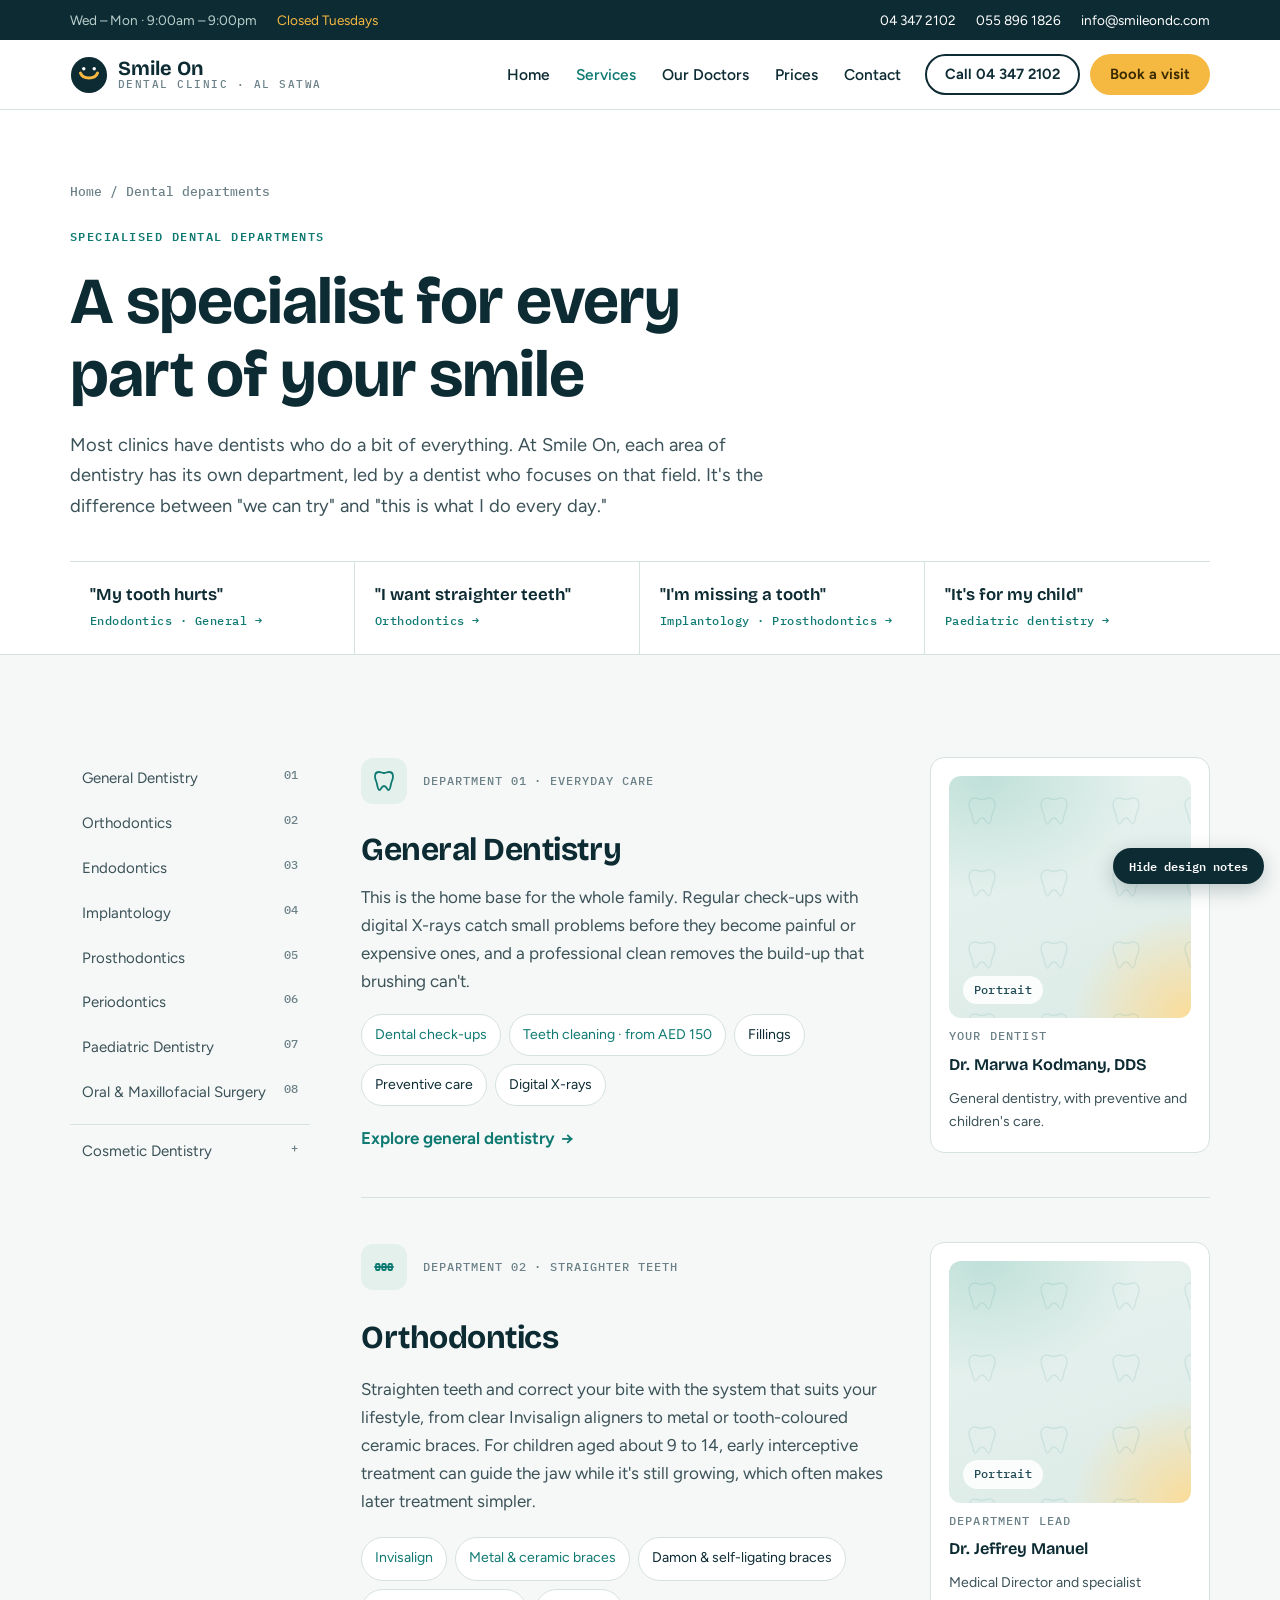
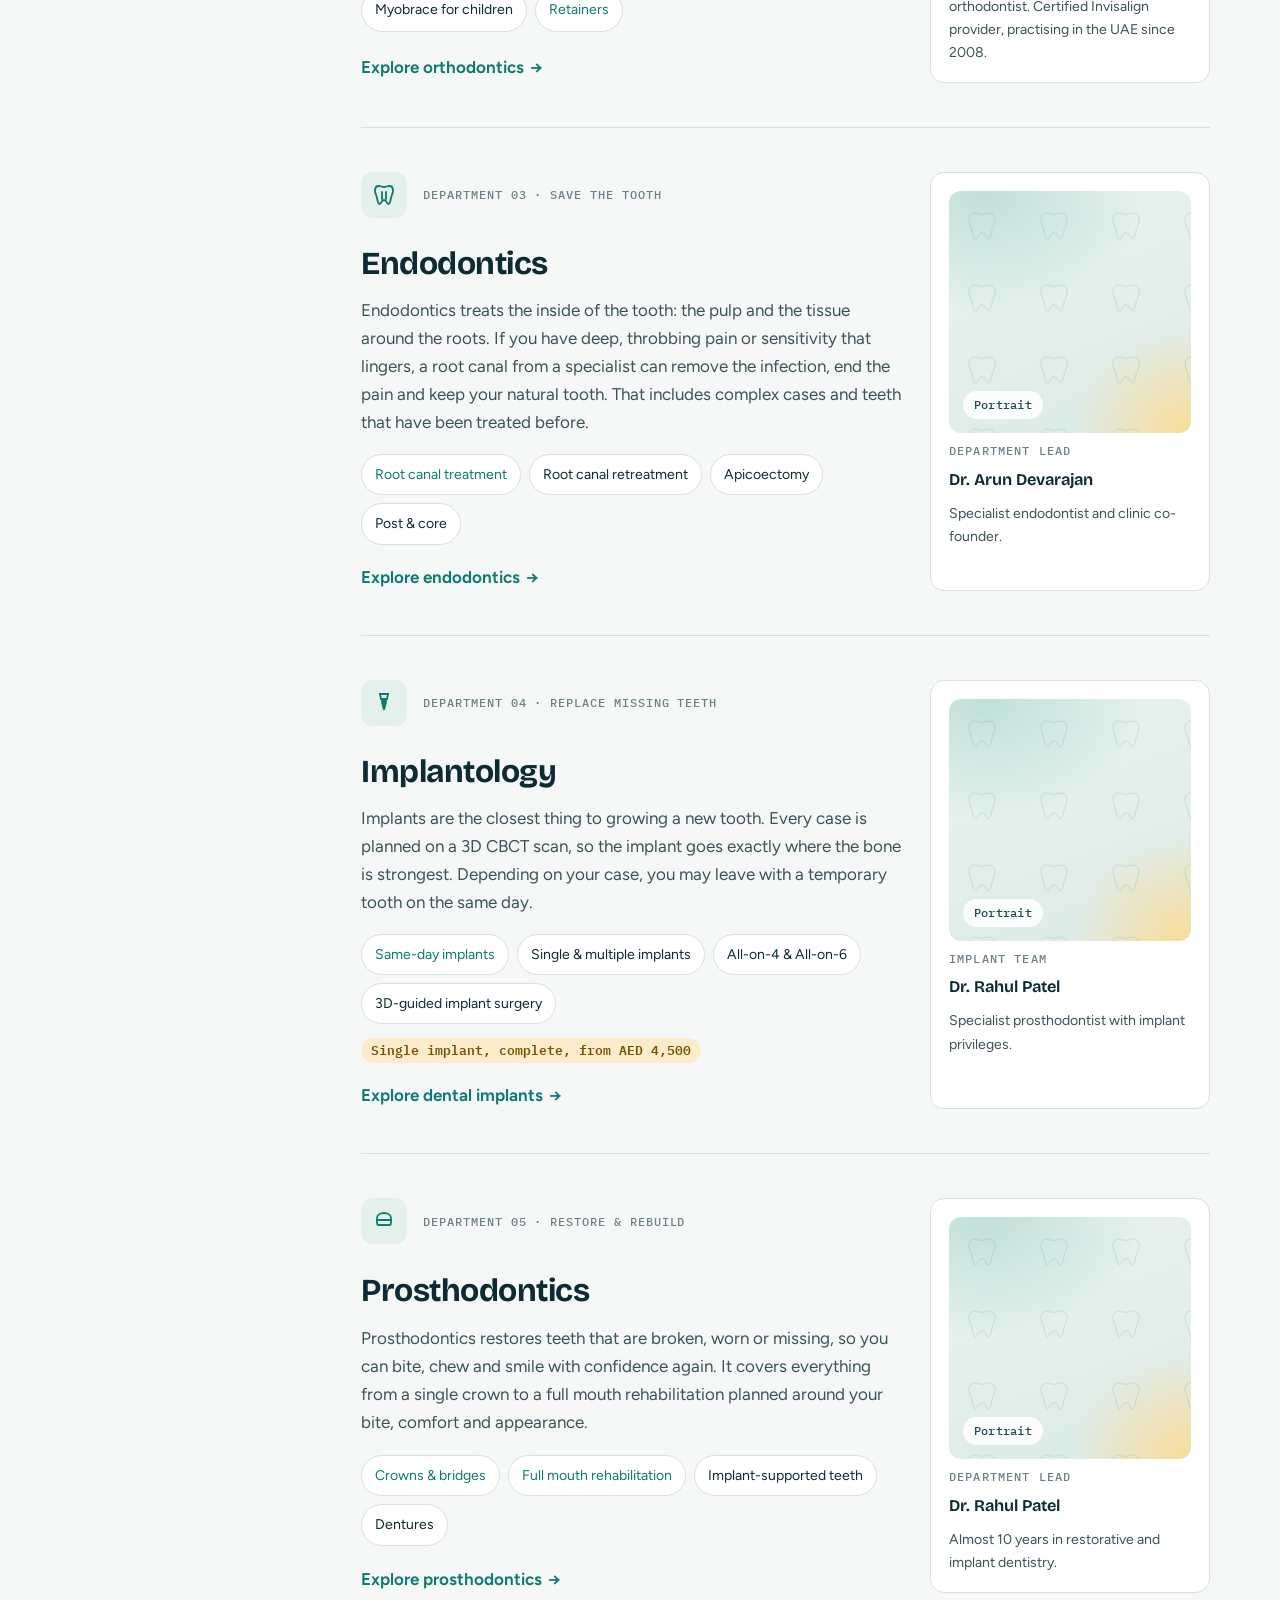
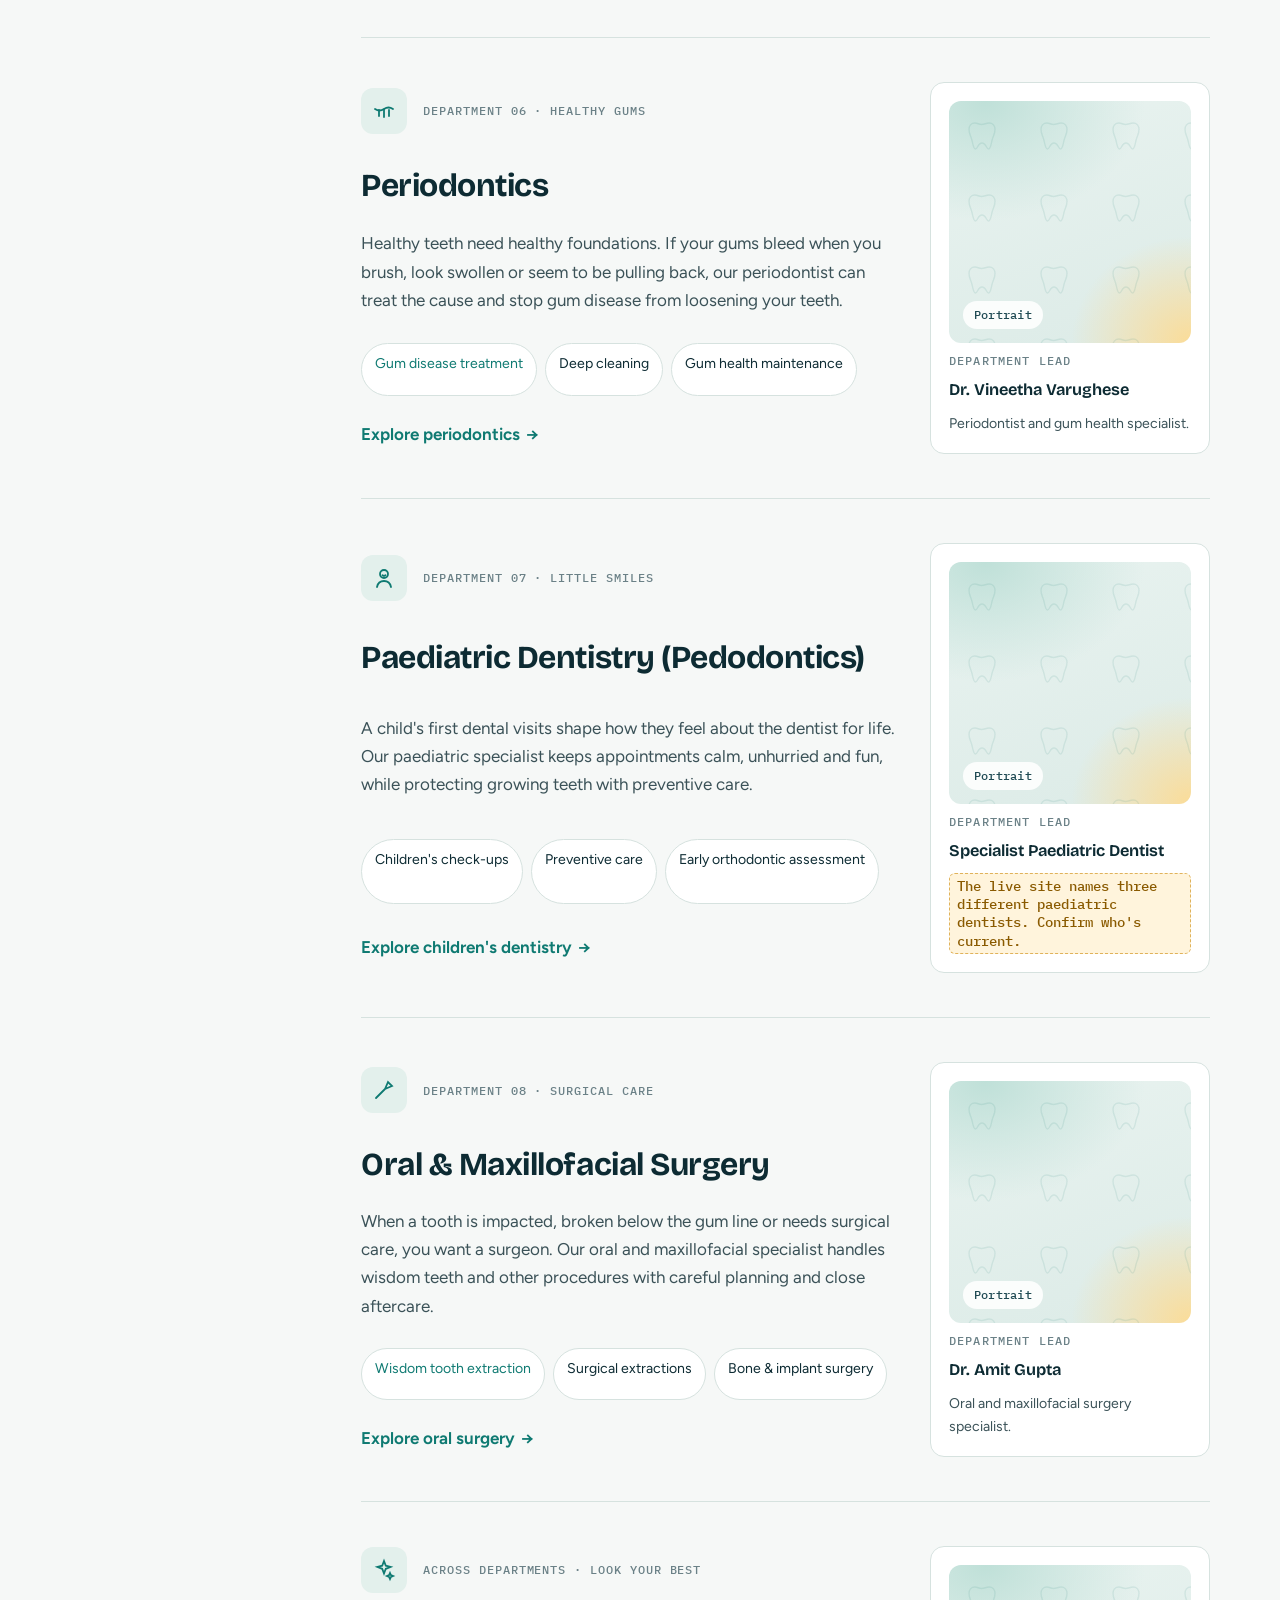
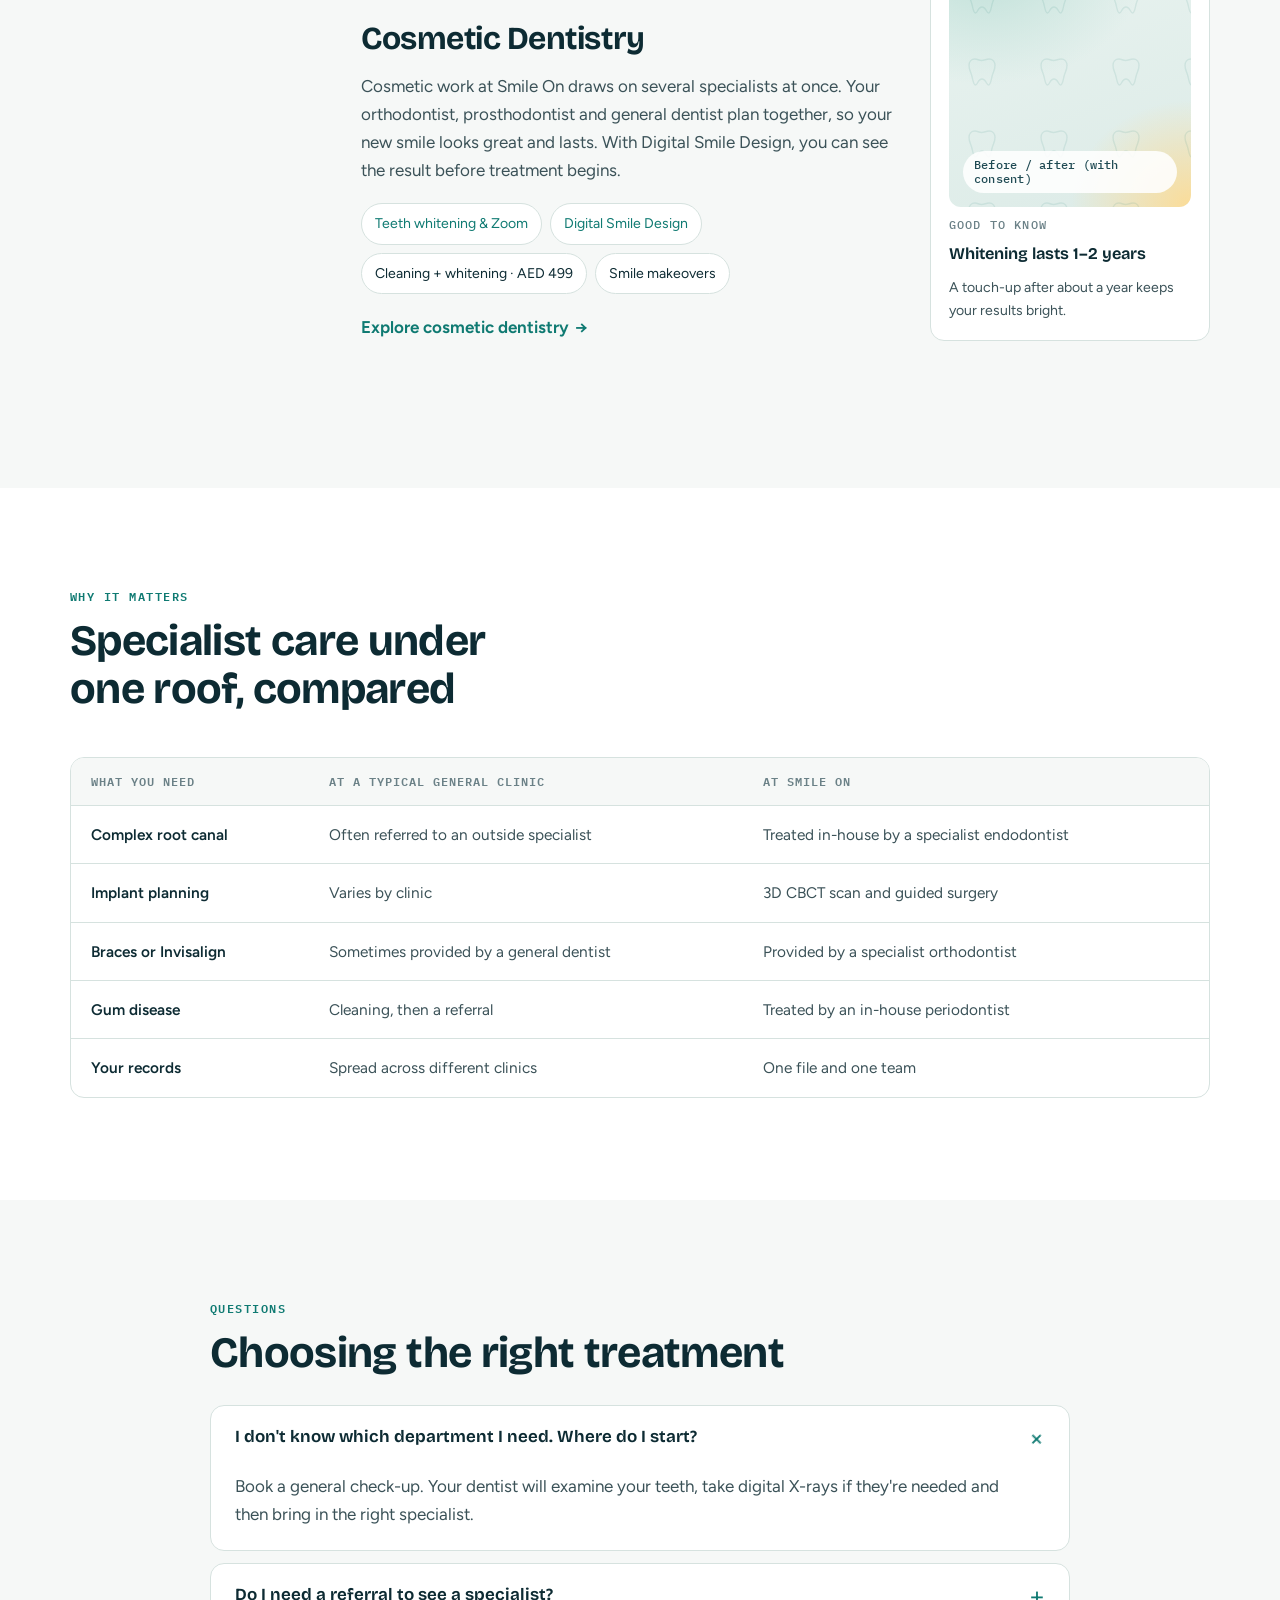
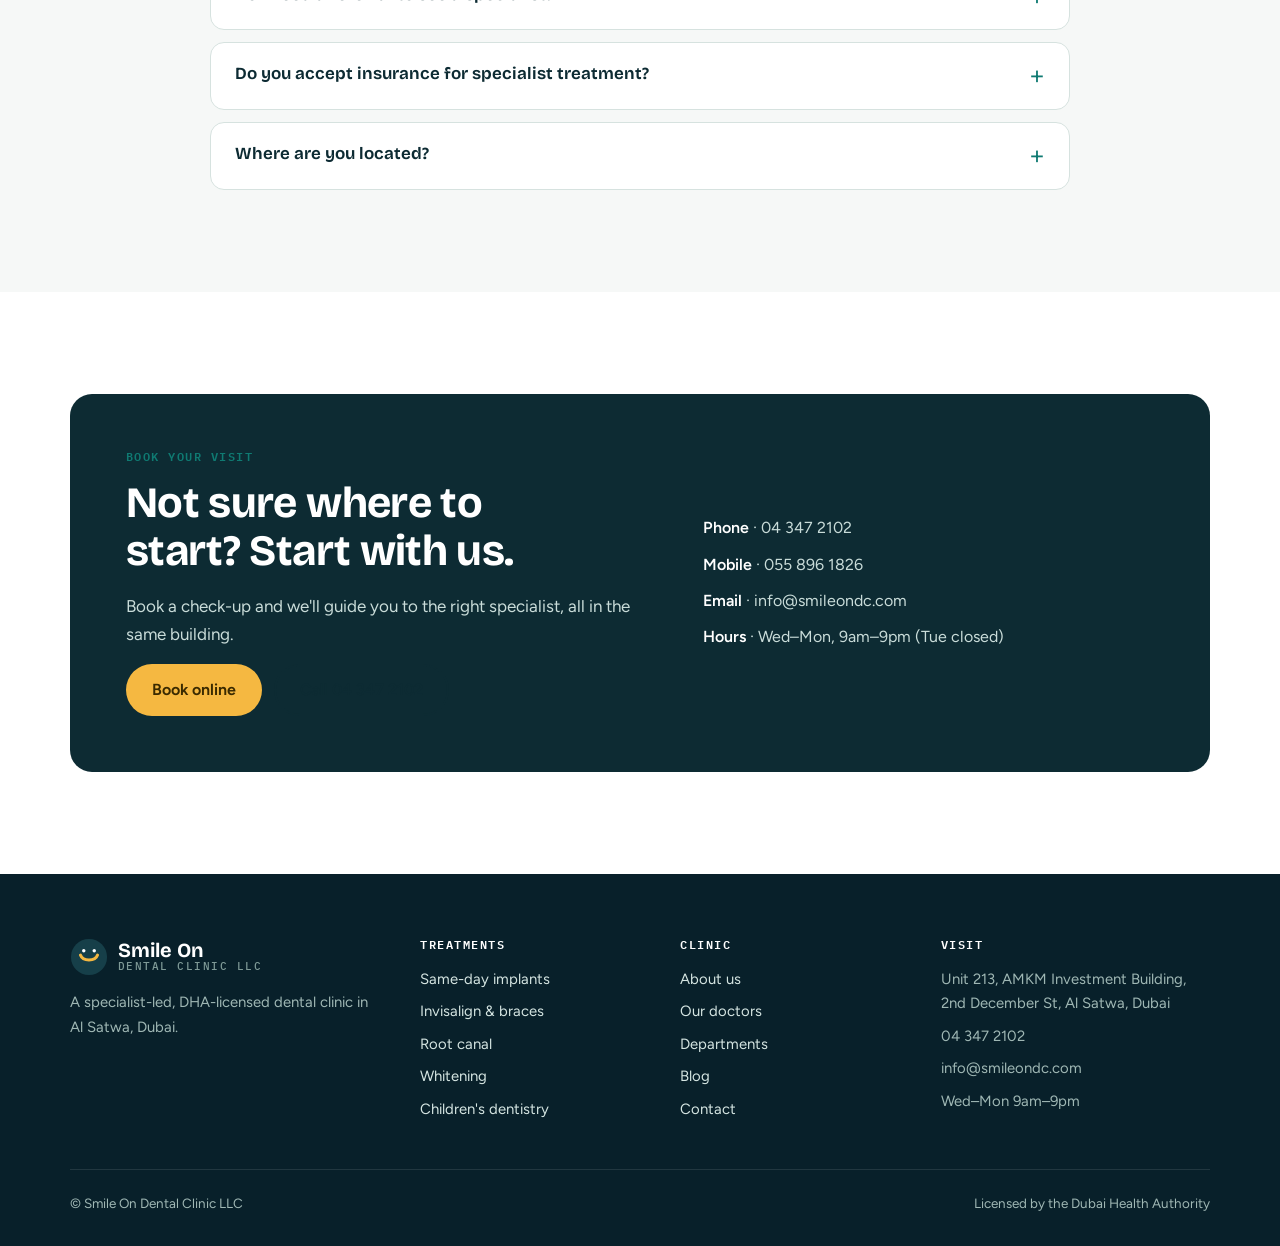
<file: smileon-redesign/standalone/services.html>
<!doctype html>
<html lang="en">
<head>
<meta charset="utf-8">
<meta name="viewport" content="width=device-width, initial-scale=1, viewport-fit=cover">
<title>Smile On Dental Departments</title>
<meta name="description" content="Eight specialist dental departments under one roof in Al Satwa, Dubai: orthodontics, endodontics, prosthodontics, periodontics, paediatric dentistry, oral surgery, implantology and general dentistry.">
<link rel="preconnect" href="https://fonts.googleapis.com">
<link rel="preconnect" href="https://fonts.gstatic.com" crossorigin>
<link rel="stylesheet" href="https://fonts.googleapis.com/css2?family=Bricolage+Grotesque:opsz,wght@12..96,500;12..96,650;12..96,700&family=Figtree:wght@400;500;600;650&family=IBM+Plex+Mono:wght@500;600&display=swap">
<style>
/* Smile On Dental Clinic — redesign stylesheet
   Layout concept: "open clinic" — wide porcelain bands, a deep lagoon-ink anchor colour,
   and one sunlit accent reserved for the booking action. */
:root {
  --ink: #0d2b33;          /* lagoon ink: headings, dark bands */
  --ink-2: #1f4a53;
  --body: #3b5258;         /* running text */
  --muted: #6b8187;
  --porcelain: #f6f8f7;    /* page ground */
  --paper: #ffffff;
  --mint: #e3f0ec;         /* soft band */
  --line: #d6e2df;
  --teal: #0f7a72;         /* links, icons */
  --sun: #f5b841;          /* booking accent — used only for primary CTA */
  --sun-ink: #3a2a00;
  --star: #e8a317;

  --f-display: "Bricolage Grotesque", "Avenir Next", "Segoe UI", system-ui, sans-serif;
  --f-body: "Figtree", "Segoe UI", system-ui, -apple-system, sans-serif;
  --f-mono: "IBM Plex Mono", ui-monospace, "SFMono-Regular", Menlo, monospace;

  --r-s: 8px;
  --r-m: 14px;
  --r-l: 22px;
  --wrap: 1180px;
  color-scheme: light;
}

* { box-sizing: border-box; }
html { scroll-behavior: smooth; }
@media (prefers-reduced-motion: reduce) { html { scroll-behavior: auto; } * { transition: none !important; animation: none !important; } }
body {
  margin: 0; background: var(--porcelain); color: var(--body);
  font: 400 17px/1.65 var(--f-body);
  -webkit-font-smoothing: antialiased;
}
img { max-width: 100%; display: block; }
a { color: var(--teal); text-underline-offset: 3px; }
a:focus-visible, button:focus-visible, summary:focus-visible, input:focus-visible, select:focus-visible {
  outline: 3px solid var(--sun); outline-offset: 3px; border-radius: 6px;
}
h1, h2, h3, h4 { font-family: var(--f-display); color: var(--ink); line-height: 1.12; margin: 0; text-wrap: balance; letter-spacing: -0.015em; }
h1 { font-size: clamp(2.3rem, 5.2vw, 4.1rem); font-weight: 700; }
h2 { font-size: clamp(1.8rem, 3.4vw, 2.7rem); font-weight: 700; }
h3 { font-size: 1.22rem; font-weight: 650; }
p { margin: 0; }
.wrap {
  max-width: var(--wrap); margin-inline: auto;
  padding-left: max(20px, env(safe-area-inset-left, 0px));
  padding-right: max(20px, env(safe-area-inset-right, 0px));
}
.band { padding-block: clamp(56px, 8vw, 104px); }
.band--mint { background: var(--mint); }
.band--paper { background: var(--paper); }
.band--ink { background: var(--ink); color: #c9dcd9; }
.band--ink h2, .band--ink h3 { color: #fff; }
.eyebrow {
  font: 600 0.78rem/1 var(--f-mono); letter-spacing: 0.12em; text-transform: uppercase;
  color: var(--teal); display: inline-flex; gap: 10px; align-items: center;
}
.band--ink .eyebrow { color: var(--sun); }
.lede { font-size: 1.15rem; max-width: 60ch; }
.section-head { display: grid; gap: 14px; max-width: 760px; margin-bottom: 44px; }
.section-head--split { max-width: none; grid-template-columns: 1fr auto; align-items: end; gap: 24px; }
@media (max-width: 760px) { .section-head--split { grid-template-columns: 1fr; } }

/* Buttons */
.btn {
  display: inline-flex; align-items: center; justify-content: center; gap: 10px;
  font: 650 1rem/1 var(--f-body); padding: 16px 24px; border-radius: 999px;
  text-decoration: none; border: 2px solid transparent; cursor: pointer; white-space: nowrap;
  transition: transform .15s ease, background .15s ease;
}
.btn:hover { transform: translateY(-1px); }
.btn--book { background: var(--sun); color: var(--sun-ink); }
.btn--book:hover { background: #f8c55f; }
.btn--ghost { border-color: var(--ink); color: var(--ink); background: transparent; }
.band--ink .btn--ghost, .hero--ink .btn--ghost { border-color: rgba(255,255,255,.55); color: #fff; }
.btn--small { padding: 11px 18px; font-size: .92rem; }
.btn-row { display: flex; flex-wrap: wrap; gap: 12px; }

/* Utility bar + header */
.utility { background: var(--ink); color: #b9cfcc; font-size: .85rem; }
.utility .wrap { display: flex; flex-wrap: wrap; gap: 6px 24px; justify-content: space-between; padding-block: 9px; }
.utility a { color: #fff; text-decoration: none; }
.utility .u-group { display: flex; flex-wrap: wrap; gap: 6px 20px; }
.utility .closed { color: var(--sun); }
.site-header {
  position: sticky; top: env(safe-area-inset-top, 0px); z-index: 20;
  background: rgba(255,255,255,.94); backdrop-filter: blur(10px); border-bottom: 1px solid var(--line);
}
.site-header .wrap { display: flex; align-items: center; gap: 24px; padding-block: 14px; }
.logo { display: flex; align-items: center; gap: 10px; text-decoration: none; color: var(--ink); font: 700 1.25rem/1 var(--f-display); }
.logo-mark { width: 38px; height: 38px; flex: none; }
.logo small { display: block; font: 500 .66rem/1.3 var(--f-mono); letter-spacing: .14em; text-transform: uppercase; color: var(--muted); }
.nav { display: flex; gap: 26px; margin-left: auto; }
.nav a { color: var(--ink); text-decoration: none; font-weight: 550; font-size: .97rem; }
.nav a[aria-current="page"] { color: var(--teal); }
.header-cta { display: flex; gap: 10px; }
@media (max-width: 980px) { .nav { display: none; } .header-cta { margin-left: auto; } }
@media (max-width: 520px) { .header-cta .btn--ghost { display: none; } }

/* Trust strip */
.trust { display: grid; grid-template-columns: repeat(4, 1fr); gap: 0; border: 1px solid var(--line); border-radius: var(--r-m); background: var(--paper); }
.trust > div { padding: 20px 22px; display: grid; gap: 4px; }
.trust > div + div { border-left: 1px solid var(--line); }
.trust b { font: 700 1.5rem/1.1 var(--f-display); color: var(--ink); }
.trust span { font-size: .88rem; color: var(--muted); }
@media (max-width: 860px) {
  .trust { grid-template-columns: 1fr 1fr; }
  .trust > div:nth-child(3) { border-left: 0; }
  .trust > div:nth-child(n+3) { border-top: 1px solid var(--line); }
}
.stars { color: var(--star); letter-spacing: 2px; }

/* Placeholders for real photography */
.photo {
  position: relative; border-radius: var(--r-l); overflow: hidden; background:
    radial-gradient(120% 90% at 20% 10%, #cfe6e0 0%, transparent 60%),
    radial-gradient(90% 80% at 90% 90%, #fbe3ad 0%, transparent 55%),
    #e6efec;
  min-height: 260px; display: flex; align-items: flex-end;
}
.photo .photo-note {
  margin: 14px; padding: 7px 11px; border-radius: 999px; background: rgba(255,255,255,.88);
  font: 500 .74rem/1.2 var(--f-mono); color: var(--ink-2); letter-spacing: .02em;
}

/* Cards */
.card { background: var(--paper); border: 1px solid var(--line); border-radius: var(--r-m); padding: 26px; display: grid; gap: 10px; align-content: start; }
.card p { font-size: .97rem; }
.ico { width: 46px; height: 46px; border-radius: 12px; background: var(--mint); display: grid; place-items: center; color: var(--teal); }
.ico svg { width: 24px; height: 24px; }
.more { font-weight: 650; text-decoration: none; display: inline-flex; gap: 6px; align-items: center; margin-top: 4px; }
.more::after { content: "→"; transition: transform .15s; }
.more:hover::after { transform: translateX(3px); }

.grid-2 { display: grid; grid-template-columns: repeat(2, minmax(0,1fr)); gap: 20px; }
.grid-3 { display: grid; grid-template-columns: repeat(3, minmax(0,1fr)); gap: 20px; }
.grid-4 { display: grid; grid-template-columns: repeat(4, minmax(0,1fr)); gap: 20px; }
@media (max-width: 980px) { .grid-4 { grid-template-columns: repeat(2, minmax(0,1fr)); } .grid-3 { grid-template-columns: repeat(2, minmax(0,1fr)); } }
@media (max-width: 640px) { .grid-2, .grid-3, .grid-4 { grid-template-columns: 1fr; } }

/* Price tags */
.price { font: 600 .8rem/1 var(--f-mono); color: var(--teal); background: var(--mint); padding: 6px 10px; border-radius: 999px; justify-self: start; }
.price--sun { background: #fdeccb; color: #7a5300; }

/* Doctor cards */
.doc { display: grid; gap: 14px; align-content: start; }
.doc .portrait { aspect-ratio: 4 / 5; min-height: 0; max-width: 100%; }
.doc h3 { font-size: 1.1rem; }
.doc .role { font: 500 .78rem/1.3 var(--f-mono); color: var(--teal); text-transform: uppercase; letter-spacing: .08em; }
.doc p { font-size: .93rem; }

/* Steps (a real sequence) */
.steps { list-style: none; margin: 0; padding: 0; display: grid; gap: 0; counter-reset: step; }
.steps li { counter-increment: step; display: grid; grid-template-columns: 64px 1fr; gap: 20px; padding-block: 22px; border-top: 1px solid var(--line); }
.steps li:last-child { border-bottom: 1px solid var(--line); }
.steps li::before { content: counter(step, decimal-leading-zero); font: 600 1.4rem/1 var(--f-mono); color: var(--teal); padding-top: 4px; }
.band--ink .steps li { border-color: rgba(255,255,255,.14); }
.band--ink .steps li::before { color: var(--sun); }
.steps h3 { margin-bottom: 6px; }
.steps .when { font: 500 .78rem/1 var(--f-mono); color: var(--muted); letter-spacing: .06em; text-transform: uppercase; display: block; margin-bottom: 8px; }
.band--ink .steps .when { color: #8fb3ae; }

/* Testimonials */
.quote { background: var(--paper); border-radius: var(--r-m); padding: 28px; display: grid; gap: 16px; align-content: space-between; border: 1px solid var(--line); }
.quote blockquote { margin: 0; font: 500 1.08rem/1.55 var(--f-body); color: var(--ink); }
.quote footer { font-size: .88rem; color: var(--muted); display: flex; justify-content: space-between; gap: 10px; flex-wrap: wrap; }
.placeholder-flag { font: 500 .72rem/1.3 var(--f-mono); color: #8a5a00; background: #fff4dc; border: 1px dashed #e0b25a; border-radius: 6px; padding: 3px 7px; }

/* FAQ */
.faq { display: grid; gap: 12px; }
.faq details { background: var(--paper); border: 1px solid var(--line); border-radius: var(--r-m); padding: 0 24px; }
.faq summary { cursor: pointer; list-style: none; padding-block: 20px; font: 650 1.06rem/1.35 var(--f-display); color: var(--ink); display: flex; justify-content: space-between; gap: 18px; }
.faq summary::-webkit-details-marker { display: none; }
.faq summary::after { content: "+"; font: 400 1.6rem/1 var(--f-body); color: var(--teal); transition: transform .2s; }
.faq details[open] summary::after { transform: rotate(45deg); }
.faq details p { padding-bottom: 22px; max-width: 70ch; }

/* Tables */
.table-scroll { overflow-x: auto; border: 1px solid var(--line); border-radius: var(--r-m); background: var(--paper); }
table { border-collapse: collapse; width: 100%; min-width: 560px; font-size: .96rem; }
th, td { text-align: left; padding: 16px 20px; border-bottom: 1px solid var(--line); vertical-align: top; }
th { font: 600 .76rem/1.2 var(--f-mono); letter-spacing: .08em; text-transform: uppercase; color: var(--muted); background: var(--porcelain); }
tr:last-child td { border-bottom: 0; }
td.num { font-family: var(--f-mono); font-variant-numeric: tabular-nums; color: var(--ink); white-space: nowrap; }

/* Booking band */
.book-band { border-radius: var(--r-l); background: var(--ink); color: #c9dcd9; padding: clamp(32px, 5vw, 56px); display: grid; grid-template-columns: 1.2fr 1fr; gap: 36px; align-items: center; }
.book-band h2 { color: #fff; }
.book-band .contact-lines { display: grid; gap: 10px; font-size: 1rem; }
.book-band .contact-lines b { color: #fff; font-weight: 600; }
@media (max-width: 860px) { .book-band { grid-template-columns: 1fr; } }

/* Footer */
.site-footer { background: #08202a; color: #9fb7b4; font-size: .93rem; padding-block: 64px 32px; }
.site-footer h4 { color: #fff; font: 600 .78rem/1 var(--f-mono); letter-spacing: .12em; text-transform: uppercase; margin-bottom: 16px; }
.site-footer a { color: #d5e5e2; text-decoration: none; }
.site-footer ul { list-style: none; margin: 0; padding: 0; display: grid; gap: 8px; }
.foot-grid { display: grid; grid-template-columns: 1.4fr 1fr 1fr 1.2fr; gap: 36px; }
.foot-base { border-top: 1px solid rgba(255,255,255,.1); margin-top: 48px; padding-top: 22px; display: flex; flex-wrap: wrap; gap: 10px 24px; justify-content: space-between; font-size: .84rem; }
@media (max-width: 860px) { .foot-grid { grid-template-columns: 1fr 1fr; } }
@media (max-width: 520px) { .foot-grid { grid-template-columns: 1fr; } }

/* Mobile sticky action bar */
.mobile-bar { display: none; }
@media (max-width: 760px) {
  .mobile-bar {
    display: grid; grid-template-columns: 1fr 1fr; gap: 10px; position: fixed; left: 0; right: 0; bottom: 0; z-index: 30;
    padding: 10px max(14px, env(safe-area-inset-right, 0px)) calc(10px + env(safe-area-inset-bottom, 0px)) max(14px, env(safe-area-inset-left, 0px));
    background: rgba(255,255,255,.96); border-top: 1px solid var(--line);
  }
  .mobile-bar .btn { padding: 14px 12px; }
  body { padding-bottom: 76px; }
}

/* Design annotation for the developer */
.dev-note { font: 500 .74rem/1.4 var(--f-mono); color: #7a5300; background: #fff7e6; border-left: 3px solid var(--sun); padding: 8px 12px; border-radius: 0 6px 6px 0; }
.dev-notes-off .dev-note, .dev-notes-off .placeholder-flag, .dev-notes-off .photo-note { display: none; }
.note-toggle { position: fixed; right: max(16px, env(safe-area-inset-right, 0px)); bottom: calc(16px + env(safe-area-inset-bottom, 0px)); z-index: 40; font: 600 .78rem/1 var(--f-mono); background: var(--ink); color: #fff; border: 0; border-radius: 999px; padding: 12px 16px; cursor: pointer; box-shadow: 0 6px 20px rgba(13,43,51,.25); }
@media (max-width: 760px) { .note-toggle { bottom: calc(86px + env(safe-area-inset-bottom, 0px)); } }

/* ===== v2 visual layer ===== */
/* Illustrated placeholder: soft clinic light + faint tooth-outline pattern instead of a flat box */
.photo {
  background:
    url("data:image/svg+xml,%3Csvg xmlns='http://www.w3.org/2000/svg' width='72' height='72' viewBox='0 0 72 72'%3E%3Cpath d='M26 22c-4 0-6 3-6 6.5 0 4.5 2 6.5 3 11s1.5 8.5 3.5 8.5 2.5-6 6.5-6 4.5 6 6.5 6 2.5-4 3.5-8.5 3-6.5 3-11c0-3.5-2-6.5-6-6.5-3 0-4.5 1.5-7.5 1.5S29 22 26 22z' fill='none' stroke='%230f7a72' stroke-opacity='.10' stroke-width='1.4'/%3E%3C/svg%3E"),
    radial-gradient(120% 90% at 15% 0%, #bfe0d8 0%, transparent 55%),
    radial-gradient(90% 80% at 100% 100%, #fbdc98 0%, transparent 55%),
    linear-gradient(160deg, #e9f3f0, #dcebe7);
}
.reveal { transform: translateY(18px); transition: transform .7s cubic-bezier(.2,.7,.2,1); }
.reveal.in { transform: none; }
@media (prefers-reduced-motion: reduce) { .reveal { transform: none; } }

/* Monogram portrait (stand-in until real photography) */
.portrait-mono { position: relative; aspect-ratio: 4 / 5; max-width: 100%; border-radius: var(--r-l); overflow: hidden; display: grid; place-items: center;
  background: radial-gradient(80% 60% at 50% 30%, rgba(255,255,255,.35), transparent 70%), var(--pc, var(--teal)); }
.portrait-mono::after { content: ""; position: absolute; inset: auto -20% -38% -20%; height: 70%; border-radius: 50% 50% 0 0; background: rgba(255,255,255,.16); }
.portrait-mono span { position: relative; z-index: 1; font: 700 3.4rem/1 var(--f-display); color: rgba(255,255,255,.95); letter-spacing: -.02em; }
.portrait-mono .photo-note { position: absolute; left: 0; bottom: 0; z-index: 2; font-size: .7rem; letter-spacing: 0; color: var(--ink-2); }
.doc { transition: transform .2s ease; }
.doc:hover { transform: translateY(-4px); }
.card, .svc, .pb, .quote { transition: transform .2s ease, box-shadow .2s ease, border-color .2s ease; }
.card:hover, .pb:hover { transform: translateY(-3px); box-shadow: 0 16px 34px rgba(13,43,51,.08); }

</style>
<style>
  .page-hero { background: var(--paper); padding-block: clamp(40px, 6vw, 76px) 0; border-bottom: 1px solid var(--line); }
  .crumbs { font: 500 .8rem/1 var(--f-mono); color: var(--muted); display: flex; gap: 8px; margin-bottom: 22px; }
  .crumbs a { color: var(--muted); text-decoration: none; }
  .page-hero h1 { max-width: 15ch; }
  .page-hero .lede { margin-top: 18px; }

  /* "Where does it hurt?" chooser */
  .chooser { margin-top: 40px; display: grid; grid-template-columns: repeat(4, minmax(0,1fr)); gap: 0; border-top: 1px solid var(--line); }
  .chooser a { padding: 22px 20px 26px; text-decoration: none; color: var(--ink); display: grid; gap: 6px; border-right: 1px solid var(--line); transition: background .15s; }
  .chooser a:last-child { border-right: 0; }
  .chooser a:hover { background: var(--mint); }
  .chooser .q { font: 650 1.05rem/1.3 var(--f-display); }
  .chooser .go { font: 500 .78rem/1.3 var(--f-mono); color: var(--teal); letter-spacing: .04em; }
  @media (max-width: 860px) { .chooser { grid-template-columns: 1fr 1fr; } .chooser a:nth-child(2) { border-right: 0; } .chooser a:nth-child(n+3) { border-top: 1px solid var(--line); } }
  @media (max-width: 460px) { .chooser { grid-template-columns: 1fr; } .chooser a { border-right: 0; border-top: 1px solid var(--line); } }

  /* Department index (sticky jump list) */
  .dept-layout { display: grid; grid-template-columns: 240px minmax(0,1fr); gap: clamp(24px, 4vw, 56px); align-items: start; }
  .jump { position: sticky; top: 100px; display: grid; gap: 2px; }
  .jump a { padding: 9px 12px; border-radius: 8px; text-decoration: none; color: var(--body); font-size: .94rem; display: flex; justify-content: space-between; gap: 8px; }
  .jump a:hover { background: var(--mint); color: var(--ink); }
  .jump a span { font: 500 .74rem/1.6 var(--f-mono); color: var(--muted); }
  @media (max-width: 900px) { .dept-layout { grid-template-columns: 1fr; } .jump { position: static; grid-template-columns: repeat(2, minmax(0,1fr)); } }

  .dept { display: grid; grid-template-columns: minmax(0,1fr) 280px; gap: 28px; padding-block: 44px; border-top: 1px solid var(--line); scroll-margin-top: 90px; }
  .dept:first-child { border-top: 0; padding-top: 0; }
  .dept-head { display: flex; gap: 16px; align-items: center; margin-bottom: 14px; }
  .dept-head .ico { flex: none; }
  .dept-head .tag { font: 500 .74rem/1.3 var(--f-mono); color: var(--muted); letter-spacing: .08em; text-transform: uppercase; }
  .dept h2 { font-size: clamp(1.5rem, 2.6vw, 2rem); }
  .dept .copy { display: grid; gap: 14px; }
  .chips { display: flex; flex-wrap: wrap; gap: 8px; list-style: none; padding: 0; margin: 4px 0 0; }
  .chips li { padding: 8px 13px; border-radius: 999px; background: var(--paper); border: 1px solid var(--line); font-size: .88rem; color: var(--ink); }
  .chips li a { text-decoration: none; }
  .lead-doc { background: var(--paper); border: 1px solid var(--line); border-radius: var(--r-m); padding: 18px; display: grid; gap: 12px; align-content: start; }
  .lead-doc .photo { min-height: 0; aspect-ratio: 1 / 1; max-width: 100%; border-radius: 12px; }
  .lead-doc .k { font: 500 .72rem/1 var(--f-mono); color: var(--muted); letter-spacing: .1em; text-transform: uppercase; }
  .lead-doc b { color: var(--ink); font: 650 1.02rem/1.3 var(--f-display); }
  .lead-doc p { font-size: .88rem; }
  @media (max-width: 760px) { .dept { grid-template-columns: 1fr; } .lead-doc { grid-template-columns: 88px 1fr; align-items: center; } .lead-doc .photo { grid-row: span 3; } }

  .compare td:first-child { font-weight: 600; color: var(--ink); }
</style>
</head>
<body>

<div class="utility">
  <div class="wrap">
    <div class="u-group"><span>Wed – Mon · 9:00am – 9:00pm</span><span class="closed">Closed Tuesdays</span></div>
    <div class="u-group"><a href="tel:+97143472102">04 347 2102</a><a href="tel:+971558961826">055 896 1826</a><a href="mailto:info@smileondc.com">info@smileondc.com</a></div>
  </div>
</div>

<header class="site-header">
  <div class="wrap">
    <a class="logo" href="home.html" aria-label="Smile On Dental Clinic home">
      <svg class="logo-mark" viewBox="0 0 40 40" aria-hidden="true"><circle cx="20" cy="20" r="19" fill="#0d2b33"/><path d="M11 18c2.5 7 15.5 7 18 0" fill="none" stroke="#f5b841" stroke-width="3.2" stroke-linecap="round"/><circle cx="14.5" cy="13.5" r="1.8" fill="#fff"/><circle cx="25.5" cy="13.5" r="1.8" fill="#fff"/></svg>
      <span>Smile On<small>Dental Clinic · Al Satwa</small></span>
    </a>
    <nav class="nav" aria-label="Main">
      <a href="home.html">Home</a>
      <a href="services.html" aria-current="page">Services</a>
      <a href="home.html#team">Our Doctors</a>
      <a href="home.html#prices">Prices</a>
      <a href="home.html#visit">Contact</a>
    </nav>
    <div class="header-cta">
      <a class="btn btn--ghost btn--small" href="tel:+97143472102">Call 04 347 2102</a>
      <a class="btn btn--book btn--small" href="#book">Book a visit</a>
    </div>
  </div>
</header>

<main>

<section class="page-hero">
  <div class="wrap">
    <nav class="crumbs" aria-label="Breadcrumb"><a href="home.html">Home</a><span>/</span><span>Dental departments</span></nav>
    <span class="eyebrow">Specialised dental departments</span>
    <h1 style="margin-top:16px">A specialist for every part of your smile</h1>
    <p class="lede">Most clinics have dentists who do a bit of everything. At Smile On, each area of dentistry has its own department, led by a dentist who focuses on that field. It's the difference between "we can try" and "this is what I do every day."</p>

    <div class="chooser" aria-label="Find the right department">
      <a href="#endodontics"><span class="q">"My tooth hurts"</span><span class="go">Endodontics · General →</span></a>
      <a href="#orthodontics"><span class="q">"I want straighter teeth"</span><span class="go">Orthodontics →</span></a>
      <a href="#implantology"><span class="q">"I'm missing a tooth"</span><span class="go">Implantology · Prosthodontics →</span></a>
      <a href="#pediatric"><span class="q">"It's for my child"</span><span class="go">Paediatric dentistry →</span></a>
    </div>
  </div>
</section>

<section class="band">
  <div class="wrap dept-layout">
    <nav class="jump" aria-label="Departments">
      <a href="#general">General Dentistry <span>01</span></a>
      <a href="#orthodontics">Orthodontics <span>02</span></a>
      <a href="#endodontics">Endodontics <span>03</span></a>
      <a href="#implantology">Implantology <span>04</span></a>
      <a href="#prosthodontics">Prosthodontics <span>05</span></a>
      <a href="#periodontics">Periodontics <span>06</span></a>
      <a href="#pediatric">Paediatric Dentistry <span>07</span></a>
      <a href="#surgery">Oral &amp; Maxillofacial Surgery <span>08</span></a>
      <a href="#cosmetic" style="margin-top:8px;border-top:1px solid var(--line);border-radius:0;padding-top:14px">Cosmetic Dentistry <span>+</span></a>
    </nav>

    <div>
      <!-- 01 General -->
      <article class="dept" id="general">
        <div class="copy">
          <div class="dept-head"><span class="ico"><svg viewBox="0 0 24 24" fill="none" stroke="currentColor" stroke-width="1.8" stroke-linecap="round"><path d="M7 3c-2.5 0-4 2-4 4.5 0 3 1.5 4.5 2 7.5.5 3 1 6 2.5 6s1.8-4 4.5-4 3 4 4.5 4 2-3 2.5-6c.5-3 2-4.5 2-7.5C21 5 19.5 3 17 3c-2 0-3 1-5 1S9 3 7 3z"/></svg></span><span class="tag">Department 01 · Everyday care</span></div>
          <h2>General Dentistry</h2>
          <p>This is the home base for the whole family. Regular check-ups with digital X-rays catch small problems before they become painful or expensive ones, and a professional clean removes the build-up that brushing can't.</p>
          <ul class="chips">
            <li><a href="#">Dental check-ups</a></li>
            <li><a href="#">Teeth cleaning · from AED 150</a></li>
            <li>Fillings</li>
            <li>Preventive care</li>
            <li>Digital X-rays</li>
          </ul>
          <a class="more" href="#">Explore general dentistry</a>
        </div>
        <aside class="lead-doc"><div class="photo"><span class="photo-note">Portrait</span></div><span class="k">Your dentist</span><b>Dr. Marwa Kodmany, DDS</b><p>General dentistry, with preventive and children's care.</p></aside>
      </article>

      <!-- 02 Orthodontics -->
      <article class="dept" id="orthodontics">
        <div class="copy">
          <div class="dept-head"><span class="ico"><svg viewBox="0 0 24 24" fill="none" stroke="currentColor" stroke-width="1.8" stroke-linecap="round"><path d="M3 12h18"/><rect x="4" y="9" width="3.5" height="6" rx="1"/><rect x="10.25" y="9" width="3.5" height="6" rx="1"/><rect x="16.5" y="9" width="3.5" height="6" rx="1"/></svg></span><span class="tag">Department 02 · Straighter teeth</span></div>
          <h2>Orthodontics</h2>
          <p>Straighten teeth and correct your bite with the system that suits your lifestyle, from clear Invisalign aligners to metal or tooth-coloured ceramic braces. For children aged about 9 to 14, early interceptive treatment can guide the jaw while it's still growing, which often makes later treatment simpler.</p>
          <ul class="chips">
            <li><a href="#">Invisalign</a></li>
            <li><a href="#">Metal &amp; ceramic braces</a></li>
            <li>Damon &amp; self-ligating braces</li>
            <li>Myobrace for children</li>
            <li><a href="#">Retainers</a></li>
          </ul>
          <a class="more" href="#">Explore orthodontics</a>
        </div>
        <aside class="lead-doc"><div class="photo"><span class="photo-note">Portrait</span></div><span class="k">Department lead</span><b>Dr. Jeffrey Manuel</b><p>Medical Director and specialist orthodontist. Certified Invisalign provider, practising in the UAE since 2008.</p></aside>
      </article>

      <!-- 03 Endodontics -->
      <article class="dept" id="endodontics">
        <div class="copy">
          <div class="dept-head"><span class="ico"><svg viewBox="0 0 24 24" fill="none" stroke="currentColor" stroke-width="1.8" stroke-linecap="round"><path d="M7 3c-2.5 0-4 2-4 4.5 0 3 1.5 4.5 2 7.5.5 3 1 6 2.5 6s1.8-4 4.5-4 3 4 4.5 4 2-3 2.5-6c.5-3 2-4.5 2-7.5C21 5 19.5 3 17 3c-2 0-3 1-5 1S9 3 7 3z"/><path d="M10 9v7M14 9v7"/></svg></span><span class="tag">Department 03 · Save the tooth</span></div>
          <h2>Endodontics</h2>
          <p>Endodontics treats the inside of the tooth: the pulp and the tissue around the roots. If you have deep, throbbing pain or sensitivity that lingers, a root canal from a specialist can remove the infection, end the pain and keep your natural tooth. That includes complex cases and teeth that have been treated before.</p>
          <ul class="chips">
            <li><a href="#">Root canal treatment</a></li>
            <li>Root canal retreatment</li>
            <li>Apicoectomy</li>
            <li>Post &amp; core</li>
          </ul>
          <a class="more" href="#">Explore endodontics</a>
        </div>
        <aside class="lead-doc"><div class="photo"><span class="photo-note">Portrait</span></div><span class="k">Department lead</span><b>Dr. Arun Devarajan</b><p>Specialist endodontist and clinic co-founder.</p></aside>
      </article>

      <!-- 04 Implantology -->
      <article class="dept" id="implantology">
        <div class="copy">
          <div class="dept-head"><span class="ico"><svg viewBox="0 0 24 24" fill="none" stroke="currentColor" stroke-width="1.8" stroke-linecap="round"><path d="M8 3h8l-1 5H9z"/><path d="M10 8v2h4V8M10 12h4M10.5 14h3M11 16h2M11.5 18h1"/></svg></span><span class="tag">Department 04 · Replace missing teeth</span></div>
          <h2>Implantology</h2>
          <p>Implants are the closest thing to growing a new tooth. Every case is planned on a 3D CBCT scan, so the implant goes exactly where the bone is strongest. Depending on your case, you may leave with a temporary tooth on the same day.</p>
          <ul class="chips">
            <li><a href="same-day-dental-implants.html">Same-day implants</a></li>
            <li>Single &amp; multiple implants</li>
            <li>All-on-4 &amp; All-on-6</li>
            <li>3D-guided implant surgery</li>
          </ul>
          <span class="price price--sun">Single implant, complete, from AED 4,500</span>
          <a class="more" href="same-day-dental-implants.html">Explore dental implants</a>
        </div>
        <aside class="lead-doc"><div class="photo"><span class="photo-note">Portrait</span></div><span class="k">Implant team</span><b>Dr. Rahul Patel</b><p>Specialist prosthodontist with implant privileges.</p></aside>
      </article>

      <!-- 05 Prosthodontics -->
      <article class="dept" id="prosthodontics">
        <div class="copy">
          <div class="dept-head"><span class="ico"><svg viewBox="0 0 24 24" fill="none" stroke="currentColor" stroke-width="1.8" stroke-linecap="round"><path d="M5 9c0-3 3-5 7-5s7 2 7 5v2H5z"/><path d="M5 11v3c0 1 .5 2 2 2h10c1.5 0 2-1 2-2v-3"/></svg></span><span class="tag">Department 05 · Restore &amp; rebuild</span></div>
          <h2>Prosthodontics</h2>
          <p>Prosthodontics restores teeth that are broken, worn or missing, so you can bite, chew and smile with confidence again. It covers everything from a single crown to a full mouth rehabilitation planned around your bite, comfort and appearance.</p>
          <ul class="chips">
            <li><a href="#">Crowns &amp; bridges</a></li>
            <li><a href="#">Full mouth rehabilitation</a></li>
            <li>Implant-supported teeth</li>
            <li>Dentures</li>
          </ul>
          <a class="more" href="#">Explore prosthodontics</a>
        </div>
        <aside class="lead-doc"><div class="photo"><span class="photo-note">Portrait</span></div><span class="k">Department lead</span><b>Dr. Rahul Patel</b><p>Almost 10 years in restorative and implant dentistry.</p></aside>
      </article>

      <!-- 06 Periodontics -->
      <article class="dept" id="periodontics">
        <div class="copy">
          <div class="dept-head"><span class="ico"><svg viewBox="0 0 24 24" fill="none" stroke="currentColor" stroke-width="1.8" stroke-linecap="round"><path d="M3 10c3 2 6 2 9 0s6-2 9 0"/><path d="M7 11v6M12 10.5V18M17 11v6"/></svg></span><span class="tag">Department 06 · Healthy gums</span></div>
          <h2>Periodontics</h2>
          <p>Healthy teeth need healthy foundations. If your gums bleed when you brush, look swollen or seem to be pulling back, our periodontist can treat the cause and stop gum disease from loosening your teeth.</p>
          <ul class="chips">
            <li><a href="#">Gum disease treatment</a></li>
            <li>Deep cleaning</li>
            <li>Gum health maintenance</li>
          </ul>
          <a class="more" href="#">Explore periodontics</a>
        </div>
        <aside class="lead-doc"><div class="photo"><span class="photo-note">Portrait</span></div><span class="k">Department lead</span><b>Dr. Vineetha Varughese</b><p>Periodontist and gum health specialist.</p></aside>
      </article>

      <!-- 07 Paediatric -->
      <article class="dept" id="pediatric">
        <div class="copy">
          <div class="dept-head"><span class="ico"><svg viewBox="0 0 24 24" fill="none" stroke="currentColor" stroke-width="1.8" stroke-linecap="round"><circle cx="12" cy="8" r="4"/><path d="M10.5 9.2c.8.7 2.2.7 3 0"/><path d="M5 21c.8-4 3.6-6 7-6s6.2 2 7 6"/></svg></span><span class="tag">Department 07 · Little smiles</span></div>
          <h2>Paediatric Dentistry (Pedodontics)</h2>
          <p>A child's first dental visits shape how they feel about the dentist for life. Our paediatric specialist keeps appointments calm, unhurried and fun, while protecting growing teeth with preventive care.</p>
          <ul class="chips">
            <li>Children's check-ups</li>
            <li>Preventive care</li>
            <li>Early orthodontic assessment</li>
          </ul>
          <a class="more" href="#">Explore children's dentistry</a>
        </div>
        <aside class="lead-doc"><div class="photo"><span class="photo-note">Portrait</span></div><span class="k">Department lead</span><b>Specialist Paediatric Dentist</b><p class="placeholder-flag">The live site names three different paediatric dentists. Confirm who's current.</p></aside>
      </article>

      <!-- 08 Surgery -->
      <article class="dept" id="surgery">
        <div class="copy">
          <div class="dept-head"><span class="ico"><svg viewBox="0 0 24 24" fill="none" stroke="currentColor" stroke-width="1.8" stroke-linecap="round"><path d="M4 20l9-9M13 11l3-7 4 4-7 3"/></svg></span><span class="tag">Department 08 · Surgical care</span></div>
          <h2>Oral &amp; Maxillofacial Surgery</h2>
          <p>When a tooth is impacted, broken below the gum line or needs surgical care, you want a surgeon. Our oral and maxillofacial specialist handles wisdom teeth and other procedures with careful planning and close aftercare.</p>
          <ul class="chips">
            <li><a href="#">Wisdom tooth extraction</a></li>
            <li>Surgical extractions</li>
            <li>Bone &amp; implant surgery</li>
          </ul>
          <a class="more" href="#">Explore oral surgery</a>
        </div>
        <aside class="lead-doc"><div class="photo"><span class="photo-note">Portrait</span></div><span class="k">Department lead</span><b>Dr. Amit Gupta</b><p>Oral and maxillofacial surgery specialist.</p></aside>
      </article>

      <!-- Cosmetic (cross-department) -->
      <article class="dept" id="cosmetic">
        <div class="copy">
          <div class="dept-head"><span class="ico"><svg viewBox="0 0 24 24" fill="none" stroke="currentColor" stroke-width="1.8" stroke-linecap="round"><path d="M12 3l1.8 4.7L18.5 9l-4.7 1.8L12 15.5l-1.8-4.7L5.5 9l4.7-1.3z"/><path d="M18 15l.9 2.1L21 18l-2.1.9L18 21l-.9-2.1L15 18l2.1-.9z"/></svg></span><span class="tag">Across departments · Look your best</span></div>
          <h2>Cosmetic Dentistry</h2>
          <p>Cosmetic work at Smile On draws on several specialists at once. Your orthodontist, prosthodontist and general dentist plan together, so your new smile looks great and lasts. With Digital Smile Design, you can see the result before treatment begins.</p>
          <ul class="chips">
            <li><a href="#">Teeth whitening &amp; Zoom</a></li>
            <li><a href="#">Digital Smile Design</a></li>
            <li>Cleaning + whitening · AED 499</li>
            <li>Smile makeovers</li>
          </ul>
          <a class="more" href="#">Explore cosmetic dentistry</a>
        </div>
        <aside class="lead-doc"><div class="photo"><span class="photo-note">Before / after (with consent)</span></div><span class="k">Good to know</span><b>Whitening lasts 1–2 years</b><p>A touch-up after about a year keeps your results bright.</p></aside>
      </article>
    </div>
  </div>
</section>

<!-- Why one roof -->
<section class="band band--paper">
  <div class="wrap">
    <div class="section-head">
      <span class="eyebrow">Why it matters</span>
      <h2>Specialist care under one roof, compared</h2>
    </div>
    <div class="table-scroll">
      <table class="compare">
        <thead><tr><th scope="col">What you need</th><th scope="col">At a typical general clinic</th><th scope="col">At Smile On</th></tr></thead>
        <tbody>
          <tr><td>Complex root canal</td><td>Often referred to an outside specialist</td><td>Treated in-house by a specialist endodontist</td></tr>
          <tr><td>Implant planning</td><td>Varies by clinic</td><td>3D CBCT scan and guided surgery</td></tr>
          <tr><td>Braces or Invisalign</td><td>Sometimes provided by a general dentist</td><td>Provided by a specialist orthodontist</td></tr>
          <tr><td>Gum disease</td><td>Cleaning, then a referral</td><td>Treated by an in-house periodontist</td></tr>
          <tr><td>Your records</td><td>Spread across different clinics</td><td>One file and one team</td></tr>
        </tbody>
      </table>
    </div>
  </div>
</section>

<!-- FAQ -->
<section class="band">
  <div class="wrap" style="display:grid;gap:28px;max-width:900px">
    <div class="section-head" style="margin:0">
      <span class="eyebrow">Questions</span>
      <h2>Choosing the right treatment</h2>
    </div>
    <div class="faq">
      <details open><summary>I don't know which department I need. Where do I start?</summary><p>Book a general check-up. Your dentist will examine your teeth, take digital X-rays if they're needed and then bring in the right specialist.</p></details>
      <details><summary>Do I need a referral to see a specialist?</summary><p>No. You can book directly with any department.</p></details>
      <details><summary>Do you accept insurance for specialist treatment?</summary><p>We accept most major UAE insurers. Coverage depends on your plan, so we'll confirm it before treatment.</p></details>
      <details><summary>Where are you located?</summary><p>Unit 213, AMKM Investment Building, 2nd December Street, Al Satwa, Dubai.</p></details>
    </div>
  </div>
</section>

<section class="band band--paper">
  <div class="wrap">
    <div class="book-band" id="book">
      <div style="display:grid;gap:16px">
        <span class="eyebrow">Book your visit</span>
        <h2>Not sure where to start? Start with us.</h2>
        <p>Book a check-up and we'll guide you to the right specialist, all in the same building.</p>
        <div class="btn-row"><a class="btn btn--book" href="#">Book online</a><a class="btn btn--ghost" href="tel:+97143472102">Call 04 347 2102</a></div>
      </div>
      <div class="contact-lines">
        <div><b>Phone</b> · 04 347 2102</div>
        <div><b>Mobile</b> · 055 896 1826</div>
        <div><b>Email</b> · info@smileondc.com</div>
        <div><b>Hours</b> · Wed–Mon, 9am–9pm (Tue closed)</div>
      </div>
    </div>
  </div>
</section>

</main>

<footer class="site-footer">
  <div class="wrap">
    <div class="foot-grid">
      <div style="display:grid;gap:14px;align-content:start">
        <a class="logo" href="home.html" style="color:#fff"><svg class="logo-mark" viewBox="0 0 40 40" aria-hidden="true"><circle cx="20" cy="20" r="19" fill="#163f49"/><path d="M11 18c2.5 7 15.5 7 18 0" fill="none" stroke="#f5b841" stroke-width="3.2" stroke-linecap="round"/><circle cx="14.5" cy="13.5" r="1.8" fill="#fff"/><circle cx="25.5" cy="13.5" r="1.8" fill="#fff"/></svg><span>Smile On<small style="color:#7f9a97">Dental Clinic LLC</small></span></a>
        <p>A specialist-led, DHA-licensed dental clinic in Al Satwa, Dubai.</p>
      </div>
      <div><h4>Treatments</h4><ul><li><a href="same-day-dental-implants.html">Same-day implants</a></li><li><a href="#orthodontics">Invisalign &amp; braces</a></li><li><a href="#endodontics">Root canal</a></li><li><a href="#cosmetic">Whitening</a></li><li><a href="#pediatric">Children's dentistry</a></li></ul></div>
      <div><h4>Clinic</h4><ul><li><a href="#">About us</a></li><li><a href="home.html#team">Our doctors</a></li><li><a href="services.html">Departments</a></li><li><a href="#">Blog</a></li><li><a href="home.html#visit">Contact</a></li></ul></div>
      <div><h4>Visit</h4><ul><li>Unit 213, AMKM Investment Building, 2nd December St, Al Satwa, Dubai</li><li>04 347 2102</li><li>info@smileondc.com</li><li>Wed–Mon 9am–9pm</li></ul></div>
    </div>
    <div class="foot-base"><span>© Smile On Dental Clinic LLC</span><span>Licensed by the Dubai Health Authority</span></div>
  </div>
</footer>

<div class="mobile-bar"><a class="btn btn--ghost" href="tel:+97143472102">Call</a><a class="btn btn--book" href="#book">Book</a></div>
<button class="note-toggle" type="button" id="noteToggle" aria-pressed="true">Hide design notes</button>
<script>
  (function () {
    var b = document.getElementById('noteToggle');
    b.addEventListener('click', function () {
      var off = document.body.classList.toggle('dev-notes-off');
      b.textContent = off ? 'Show design notes' : 'Hide design notes';
      b.setAttribute('aria-pressed', String(!off));
    });
  })();
</script>
</body>
</html>
</file>
<file: smileon-redesign/site.css>
/* Smile On Dental Clinic — redesign stylesheet
   Layout concept: "open clinic" — wide porcelain bands, a deep lagoon-ink anchor colour,
   and one sunlit accent reserved for the booking action. */
:root {
  --ink: #0d2b33;          /* lagoon ink: headings, dark bands */
  --ink-2: #1f4a53;
  --body: #3b5258;         /* running text */
  --muted: #6b8187;
  --porcelain: #f6f8f7;    /* page ground */
  --paper: #ffffff;
  --mint: #e3f0ec;         /* soft band */
  --line: #d6e2df;
  --teal: #0f7a72;         /* links, icons */
  --sun: #f5b841;          /* booking accent — used only for primary CTA */
  --sun-ink: #3a2a00;
  --star: #e8a317;

  --f-display: "Bricolage Grotesque", "Avenir Next", "Segoe UI", system-ui, sans-serif;
  --f-body: "Figtree", "Segoe UI", system-ui, -apple-system, sans-serif;
  --f-mono: "IBM Plex Mono", ui-monospace, "SFMono-Regular", Menlo, monospace;

  --r-s: 8px;
  --r-m: 14px;
  --r-l: 22px;
  --wrap: 1180px;
  color-scheme: light;
}

* { box-sizing: border-box; }
html { scroll-behavior: smooth; }
@media (prefers-reduced-motion: reduce) { html { scroll-behavior: auto; } * { transition: none !important; animation: none !important; } }
body {
  margin: 0; background: var(--porcelain); color: var(--body);
  font: 400 17px/1.65 var(--f-body);
  -webkit-font-smoothing: antialiased;
}
img { max-width: 100%; display: block; }
a { color: var(--teal); text-underline-offset: 3px; }
a:focus-visible, button:focus-visible, summary:focus-visible, input:focus-visible, select:focus-visible {
  outline: 3px solid var(--sun); outline-offset: 3px; border-radius: 6px;
}
h1, h2, h3, h4 { font-family: var(--f-display); color: var(--ink); line-height: 1.12; margin: 0; text-wrap: balance; letter-spacing: -0.015em; }
h1 { font-size: clamp(2.3rem, 5.2vw, 4.1rem); font-weight: 700; }
h2 { font-size: clamp(1.8rem, 3.4vw, 2.7rem); font-weight: 700; }
h3 { font-size: 1.22rem; font-weight: 650; }
p { margin: 0; }
.wrap {
  max-width: var(--wrap); margin-inline: auto;
  padding-left: max(20px, env(safe-area-inset-left, 0px));
  padding-right: max(20px, env(safe-area-inset-right, 0px));
}
.band { padding-block: clamp(56px, 8vw, 104px); }
.band--mint { background: var(--mint); }
.band--paper { background: var(--paper); }
.band--ink { background: var(--ink); color: #c9dcd9; }
.band--ink h2, .band--ink h3 { color: #fff; }
.eyebrow {
  font: 600 0.78rem/1 var(--f-mono); letter-spacing: 0.12em; text-transform: uppercase;
  color: var(--teal); display: inline-flex; gap: 10px; align-items: center;
}
.band--ink .eyebrow { color: var(--sun); }
.lede { font-size: 1.15rem; max-width: 60ch; }
.section-head { display: grid; gap: 14px; max-width: 760px; margin-bottom: 44px; }
.section-head--split { max-width: none; grid-template-columns: 1fr auto; align-items: end; gap: 24px; }
@media (max-width: 760px) { .section-head--split { grid-template-columns: 1fr; } }

/* Buttons */
.btn {
  display: inline-flex; align-items: center; justify-content: center; gap: 10px;
  font: 650 1rem/1 var(--f-body); padding: 16px 24px; border-radius: 999px;
  text-decoration: none; border: 2px solid transparent; cursor: pointer; white-space: nowrap;
  transition: transform .15s ease, background .15s ease;
}
.btn:hover { transform: translateY(-1px); }
.btn--book { background: var(--sun); color: var(--sun-ink); }
.btn--book:hover { background: #f8c55f; }
.btn--ghost { border-color: var(--ink); color: var(--ink); background: transparent; }
.band--ink .btn--ghost, .hero--ink .btn--ghost { border-color: rgba(255,255,255,.55); color: #fff; }
.btn--small { padding: 11px 18px; font-size: .92rem; }
.btn-row { display: flex; flex-wrap: wrap; gap: 12px; }

/* Utility bar + header */
.utility { background: var(--ink); color: #b9cfcc; font-size: .85rem; }
.utility .wrap { display: flex; flex-wrap: wrap; gap: 6px 24px; justify-content: space-between; padding-block: 9px; }
.utility a { color: #fff; text-decoration: none; }
.utility .u-group { display: flex; flex-wrap: wrap; gap: 6px 20px; }
.utility .closed { color: var(--sun); }
.site-header {
  position: sticky; top: env(safe-area-inset-top, 0px); z-index: 20;
  background: rgba(255,255,255,.94); backdrop-filter: blur(10px); border-bottom: 1px solid var(--line);
}
.site-header .wrap { display: flex; align-items: center; gap: 24px; padding-block: 14px; }
.logo { display: flex; align-items: center; gap: 10px; text-decoration: none; color: var(--ink); font: 700 1.25rem/1 var(--f-display); }
.logo-mark { width: 38px; height: 38px; flex: none; }
.logo small { display: block; font: 500 .66rem/1.3 var(--f-mono); letter-spacing: .14em; text-transform: uppercase; color: var(--muted); }
.nav { display: flex; gap: 26px; margin-left: auto; }
.nav a { color: var(--ink); text-decoration: none; font-weight: 550; font-size: .97rem; }
.nav a[aria-current="page"] { color: var(--teal); }
.header-cta { display: flex; gap: 10px; }
@media (max-width: 980px) { .nav { display: none; } .header-cta { margin-left: auto; } }
@media (max-width: 520px) { .header-cta .btn--ghost { display: none; } }

/* Trust strip */
.trust { display: grid; grid-template-columns: repeat(4, 1fr); gap: 0; border: 1px solid var(--line); border-radius: var(--r-m); background: var(--paper); }
.trust > div { padding: 20px 22px; display: grid; gap: 4px; }
.trust > div + div { border-left: 1px solid var(--line); }
.trust b { font: 700 1.5rem/1.1 var(--f-display); color: var(--ink); }
.trust span { font-size: .88rem; color: var(--muted); }
@media (max-width: 860px) {
  .trust { grid-template-columns: 1fr 1fr; }
  .trust > div:nth-child(3) { border-left: 0; }
  .trust > div:nth-child(n+3) { border-top: 1px solid var(--line); }
}
.stars { color: var(--star); letter-spacing: 2px; }

/* Placeholders for real photography */
.photo {
  position: relative; border-radius: var(--r-l); overflow: hidden; background:
    radial-gradient(120% 90% at 20% 10%, #cfe6e0 0%, transparent 60%),
    radial-gradient(90% 80% at 90% 90%, #fbe3ad 0%, transparent 55%),
    #e6efec;
  min-height: 260px; display: flex; align-items: flex-end;
}
.photo .photo-note {
  margin: 14px; padding: 7px 11px; border-radius: 999px; background: rgba(255,255,255,.88);
  font: 500 .74rem/1.2 var(--f-mono); color: var(--ink-2); letter-spacing: .02em;
}

/* Cards */
.card { background: var(--paper); border: 1px solid var(--line); border-radius: var(--r-m); padding: 26px; display: grid; gap: 10px; align-content: start; }
.card p { font-size: .97rem; }
.ico { width: 46px; height: 46px; border-radius: 12px; background: var(--mint); display: grid; place-items: center; color: var(--teal); }
.ico svg { width: 24px; height: 24px; }
.more { font-weight: 650; text-decoration: none; display: inline-flex; gap: 6px; align-items: center; margin-top: 4px; }
.more::after { content: "→"; transition: transform .15s; }
.more:hover::after { transform: translateX(3px); }

.grid-2 { display: grid; grid-template-columns: repeat(2, minmax(0,1fr)); gap: 20px; }
.grid-3 { display: grid; grid-template-columns: repeat(3, minmax(0,1fr)); gap: 20px; }
.grid-4 { display: grid; grid-template-columns: repeat(4, minmax(0,1fr)); gap: 20px; }
@media (max-width: 980px) { .grid-4 { grid-template-columns: repeat(2, minmax(0,1fr)); } .grid-3 { grid-template-columns: repeat(2, minmax(0,1fr)); } }
@media (max-width: 640px) { .grid-2, .grid-3, .grid-4 { grid-template-columns: 1fr; } }

/* Price tags */
.price { font: 600 .8rem/1 var(--f-mono); color: var(--teal); background: var(--mint); padding: 6px 10px; border-radius: 999px; justify-self: start; }
.price--sun { background: #fdeccb; color: #7a5300; }

/* Doctor cards */
.doc { display: grid; gap: 14px; align-content: start; }
.doc .portrait { aspect-ratio: 4 / 5; min-height: 0; max-width: 100%; }
.doc h3 { font-size: 1.1rem; }
.doc .role { font: 500 .78rem/1.3 var(--f-mono); color: var(--teal); text-transform: uppercase; letter-spacing: .08em; }
.doc p { font-size: .93rem; }

/* Steps (a real sequence) */
.steps { list-style: none; margin: 0; padding: 0; display: grid; gap: 0; counter-reset: step; }
.steps li { counter-increment: step; display: grid; grid-template-columns: 64px 1fr; gap: 20px; padding-block: 22px; border-top: 1px solid var(--line); }
.steps li:last-child { border-bottom: 1px solid var(--line); }
.steps li::before { content: counter(step, decimal-leading-zero); font: 600 1.4rem/1 var(--f-mono); color: var(--teal); padding-top: 4px; }
.band--ink .steps li { border-color: rgba(255,255,255,.14); }
.band--ink .steps li::before { color: var(--sun); }
.steps h3 { margin-bottom: 6px; }
.steps .when { font: 500 .78rem/1 var(--f-mono); color: var(--muted); letter-spacing: .06em; text-transform: uppercase; display: block; margin-bottom: 8px; }
.band--ink .steps .when { color: #8fb3ae; }

/* Testimonials */
.quote { background: var(--paper); border-radius: var(--r-m); padding: 28px; display: grid; gap: 16px; align-content: space-between; border: 1px solid var(--line); }
.quote blockquote { margin: 0; font: 500 1.08rem/1.55 var(--f-body); color: var(--ink); }
.quote footer { font-size: .88rem; color: var(--muted); display: flex; justify-content: space-between; gap: 10px; flex-wrap: wrap; }
.placeholder-flag { font: 500 .72rem/1.3 var(--f-mono); color: #8a5a00; background: #fff4dc; border: 1px dashed #e0b25a; border-radius: 6px; padding: 3px 7px; }

/* FAQ */
.faq { display: grid; gap: 12px; }
.faq details { background: var(--paper); border: 1px solid var(--line); border-radius: var(--r-m); padding: 0 24px; }
.faq summary { cursor: pointer; list-style: none; padding-block: 20px; font: 650 1.06rem/1.35 var(--f-display); color: var(--ink); display: flex; justify-content: space-between; gap: 18px; }
.faq summary::-webkit-details-marker { display: none; }
.faq summary::after { content: "+"; font: 400 1.6rem/1 var(--f-body); color: var(--teal); transition: transform .2s; }
.faq details[open] summary::after { transform: rotate(45deg); }
.faq details p { padding-bottom: 22px; max-width: 70ch; }

/* Tables */
.table-scroll { overflow-x: auto; border: 1px solid var(--line); border-radius: var(--r-m); background: var(--paper); }
table { border-collapse: collapse; width: 100%; min-width: 560px; font-size: .96rem; }
th, td { text-align: left; padding: 16px 20px; border-bottom: 1px solid var(--line); vertical-align: top; }
th { font: 600 .76rem/1.2 var(--f-mono); letter-spacing: .08em; text-transform: uppercase; color: var(--muted); background: var(--porcelain); }
tr:last-child td { border-bottom: 0; }
td.num { font-family: var(--f-mono); font-variant-numeric: tabular-nums; color: var(--ink); white-space: nowrap; }

/* Booking band */
.book-band { border-radius: var(--r-l); background: var(--ink); color: #c9dcd9; padding: clamp(32px, 5vw, 56px); display: grid; grid-template-columns: 1.2fr 1fr; gap: 36px; align-items: center; }
.book-band h2 { color: #fff; }
.book-band .contact-lines { display: grid; gap: 10px; font-size: 1rem; }
.book-band .contact-lines b { color: #fff; font-weight: 600; }
@media (max-width: 860px) { .book-band { grid-template-columns: 1fr; } }

/* Footer */
.site-footer { background: #08202a; color: #9fb7b4; font-size: .93rem; padding-block: 64px 32px; }
.site-footer h4 { color: #fff; font: 600 .78rem/1 var(--f-mono); letter-spacing: .12em; text-transform: uppercase; margin-bottom: 16px; }
.site-footer a { color: #d5e5e2; text-decoration: none; }
.site-footer ul { list-style: none; margin: 0; padding: 0; display: grid; gap: 8px; }
.foot-grid { display: grid; grid-template-columns: 1.4fr 1fr 1fr 1.2fr; gap: 36px; }
.foot-base { border-top: 1px solid rgba(255,255,255,.1); margin-top: 48px; padding-top: 22px; display: flex; flex-wrap: wrap; gap: 10px 24px; justify-content: space-between; font-size: .84rem; }
@media (max-width: 860px) { .foot-grid { grid-template-columns: 1fr 1fr; } }
@media (max-width: 520px) { .foot-grid { grid-template-columns: 1fr; } }

/* Mobile sticky action bar */
.mobile-bar { display: none; }
@media (max-width: 760px) {
  .mobile-bar {
    display: grid; grid-template-columns: 1fr 1fr; gap: 10px; position: fixed; left: 0; right: 0; bottom: 0; z-index: 30;
    padding: 10px max(14px, env(safe-area-inset-right, 0px)) calc(10px + env(safe-area-inset-bottom, 0px)) max(14px, env(safe-area-inset-left, 0px));
    background: rgba(255,255,255,.96); border-top: 1px solid var(--line);
  }
  .mobile-bar .btn { padding: 14px 12px; }
  body { padding-bottom: 76px; }
}

/* Design annotation for the developer */
.dev-note { font: 500 .74rem/1.4 var(--f-mono); color: #7a5300; background: #fff7e6; border-left: 3px solid var(--sun); padding: 8px 12px; border-radius: 0 6px 6px 0; }
.dev-notes-off .dev-note, .dev-notes-off .placeholder-flag, .dev-notes-off .photo-note { display: none; }
.note-toggle { position: fixed; right: max(16px, env(safe-area-inset-right, 0px)); bottom: calc(16px + env(safe-area-inset-bottom, 0px)); z-index: 40; font: 600 .78rem/1 var(--f-mono); background: var(--ink); color: #fff; border: 0; border-radius: 999px; padding: 12px 16px; cursor: pointer; box-shadow: 0 6px 20px rgba(13,43,51,.25); }
@media (max-width: 760px) { .note-toggle { bottom: calc(86px + env(safe-area-inset-bottom, 0px)); } }

/* ===== v2 visual layer ===== */
/* Illustrated placeholder: soft clinic light + faint tooth-outline pattern instead of a flat box */
.photo {
  background:
    url("data:image/svg+xml,%3Csvg xmlns='http://www.w3.org/2000/svg' width='72' height='72' viewBox='0 0 72 72'%3E%3Cpath d='M26 22c-4 0-6 3-6 6.5 0 4.5 2 6.5 3 11s1.5 8.5 3.5 8.5 2.5-6 6.5-6 4.5 6 6.5 6 2.5-4 3.5-8.5 3-6.5 3-11c0-3.5-2-6.5-6-6.5-3 0-4.5 1.5-7.5 1.5S29 22 26 22z' fill='none' stroke='%230f7a72' stroke-opacity='.10' stroke-width='1.4'/%3E%3C/svg%3E"),
    radial-gradient(120% 90% at 15% 0%, #bfe0d8 0%, transparent 55%),
    radial-gradient(90% 80% at 100% 100%, #fbdc98 0%, transparent 55%),
    linear-gradient(160deg, #e9f3f0, #dcebe7);
}
.reveal { transform: translateY(18px); transition: transform .7s cubic-bezier(.2,.7,.2,1); }
.reveal.in { transform: none; }
@media (prefers-reduced-motion: reduce) { .reveal { transform: none; } }

/* Monogram portrait (stand-in until real photography) */
.portrait-mono { position: relative; aspect-ratio: 4 / 5; max-width: 100%; border-radius: var(--r-l); overflow: hidden; display: grid; place-items: center;
  background: radial-gradient(80% 60% at 50% 30%, rgba(255,255,255,.35), transparent 70%), var(--pc, var(--teal)); }
.portrait-mono::after { content: ""; position: absolute; inset: auto -20% -38% -20%; height: 70%; border-radius: 50% 50% 0 0; background: rgba(255,255,255,.16); }
.portrait-mono span { position: relative; z-index: 1; font: 700 3.4rem/1 var(--f-display); color: rgba(255,255,255,.95); letter-spacing: -.02em; }
.portrait-mono .photo-note { position: absolute; left: 0; bottom: 0; z-index: 2; font-size: .7rem; letter-spacing: 0; color: var(--ink-2); }
.doc { transition: transform .2s ease; }
.doc:hover { transform: translateY(-4px); }
.card, .svc, .pb, .quote { transition: transform .2s ease, box-shadow .2s ease, border-color .2s ease; }
.card:hover, .pb:hover { transform: translateY(-3px); box-shadow: 0 16px 34px rgba(13,43,51,.08); }
</file>
